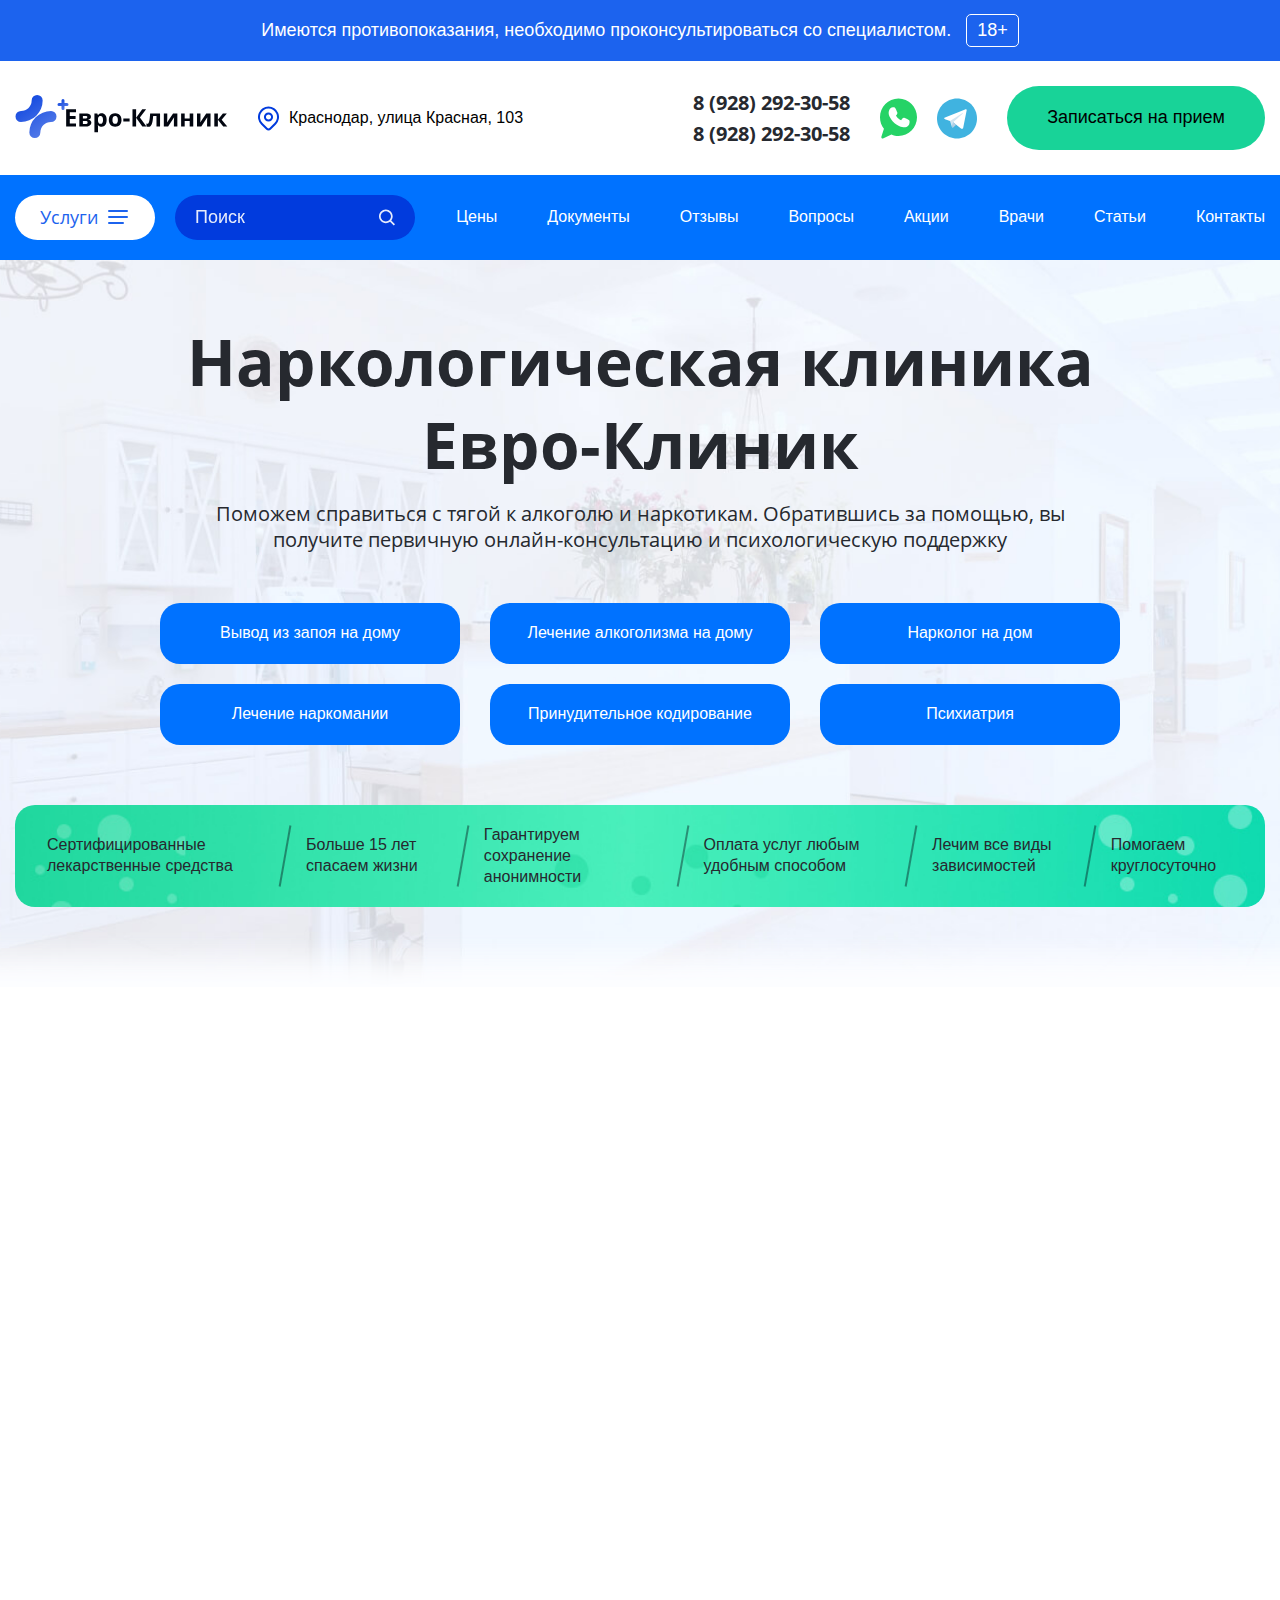
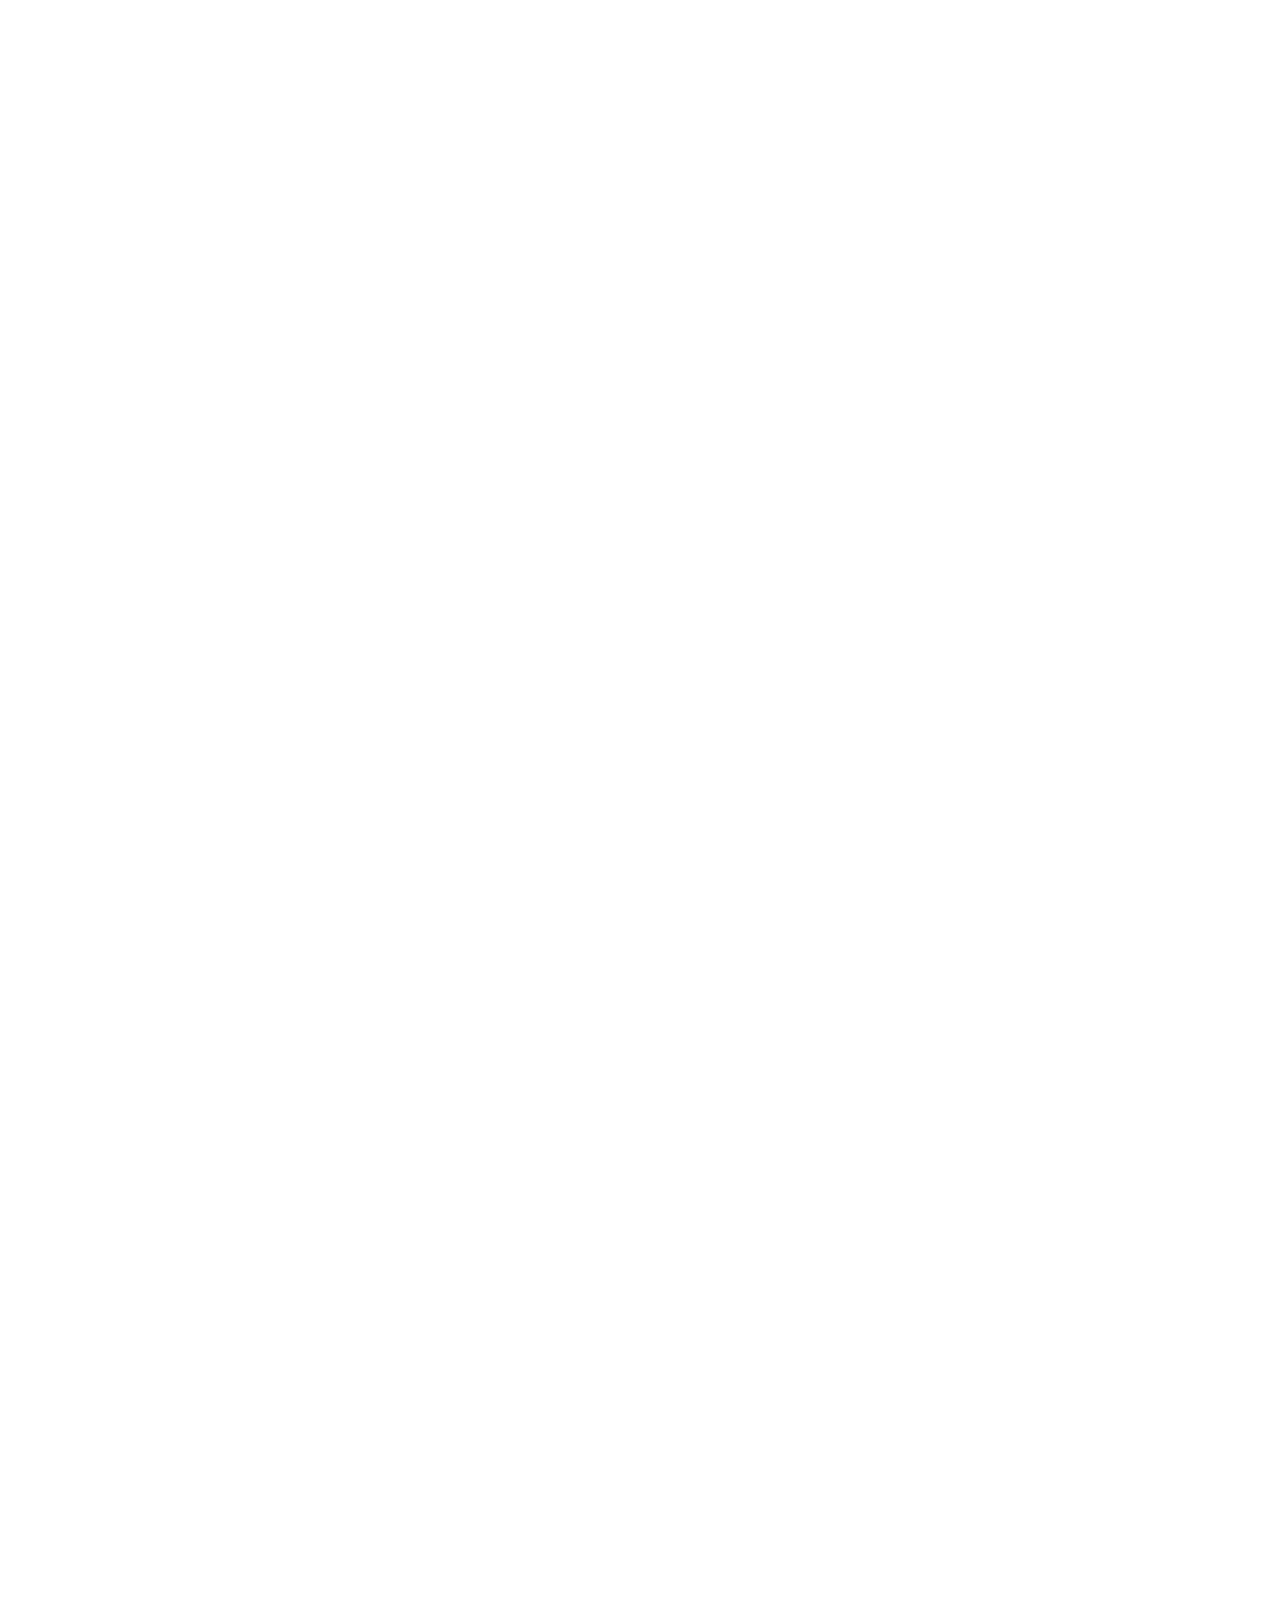
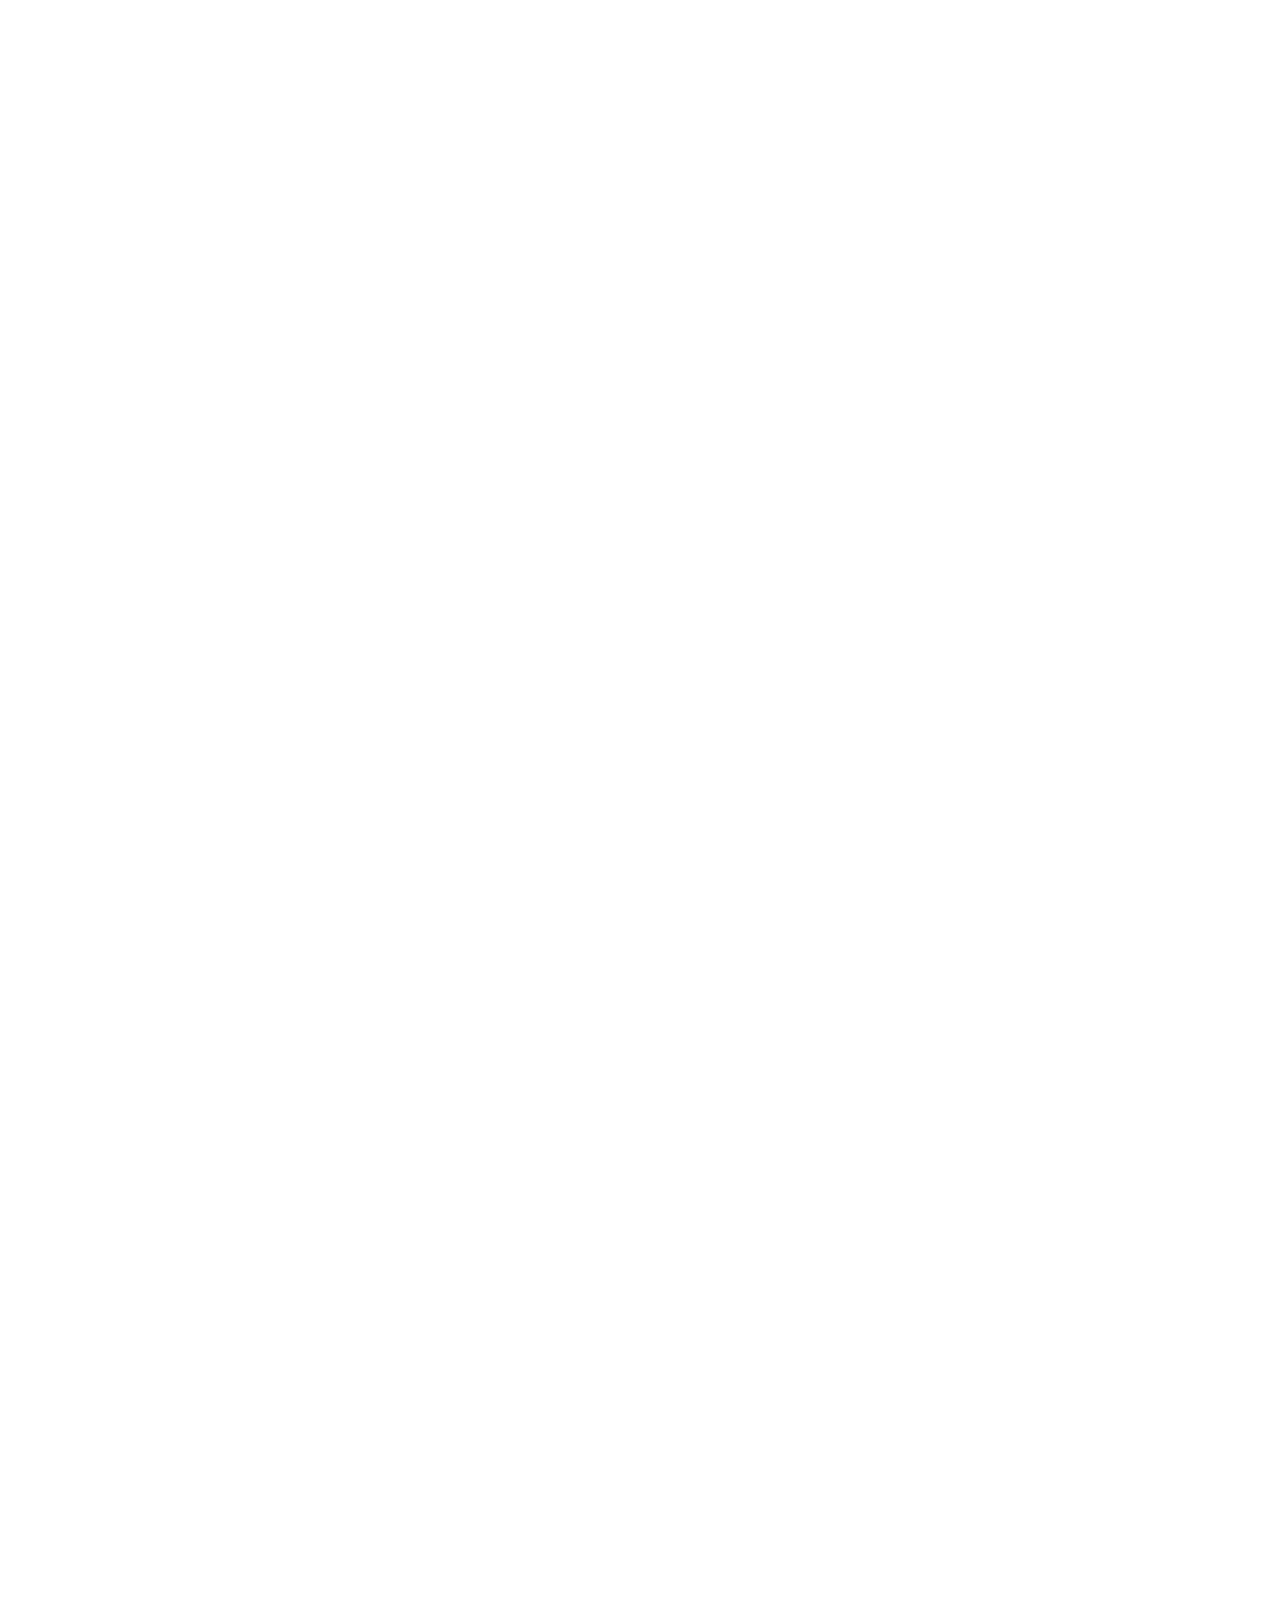
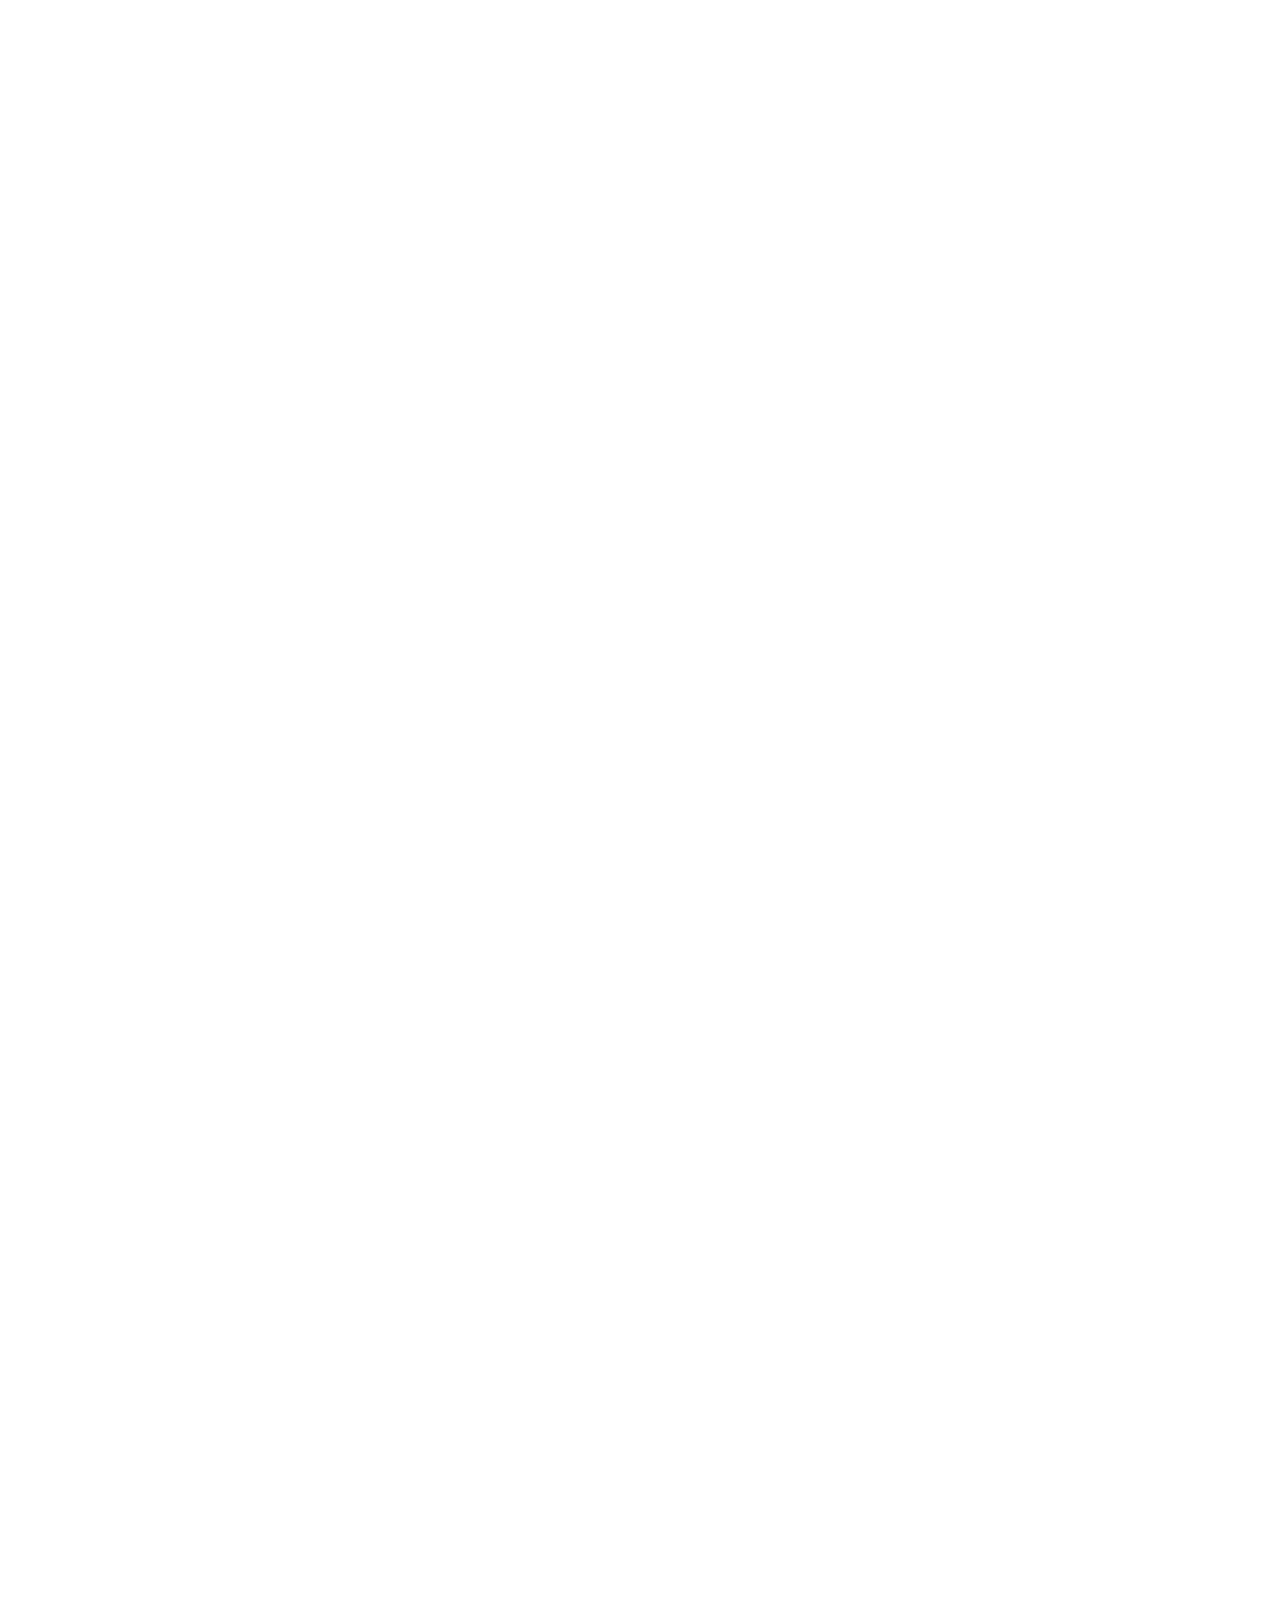
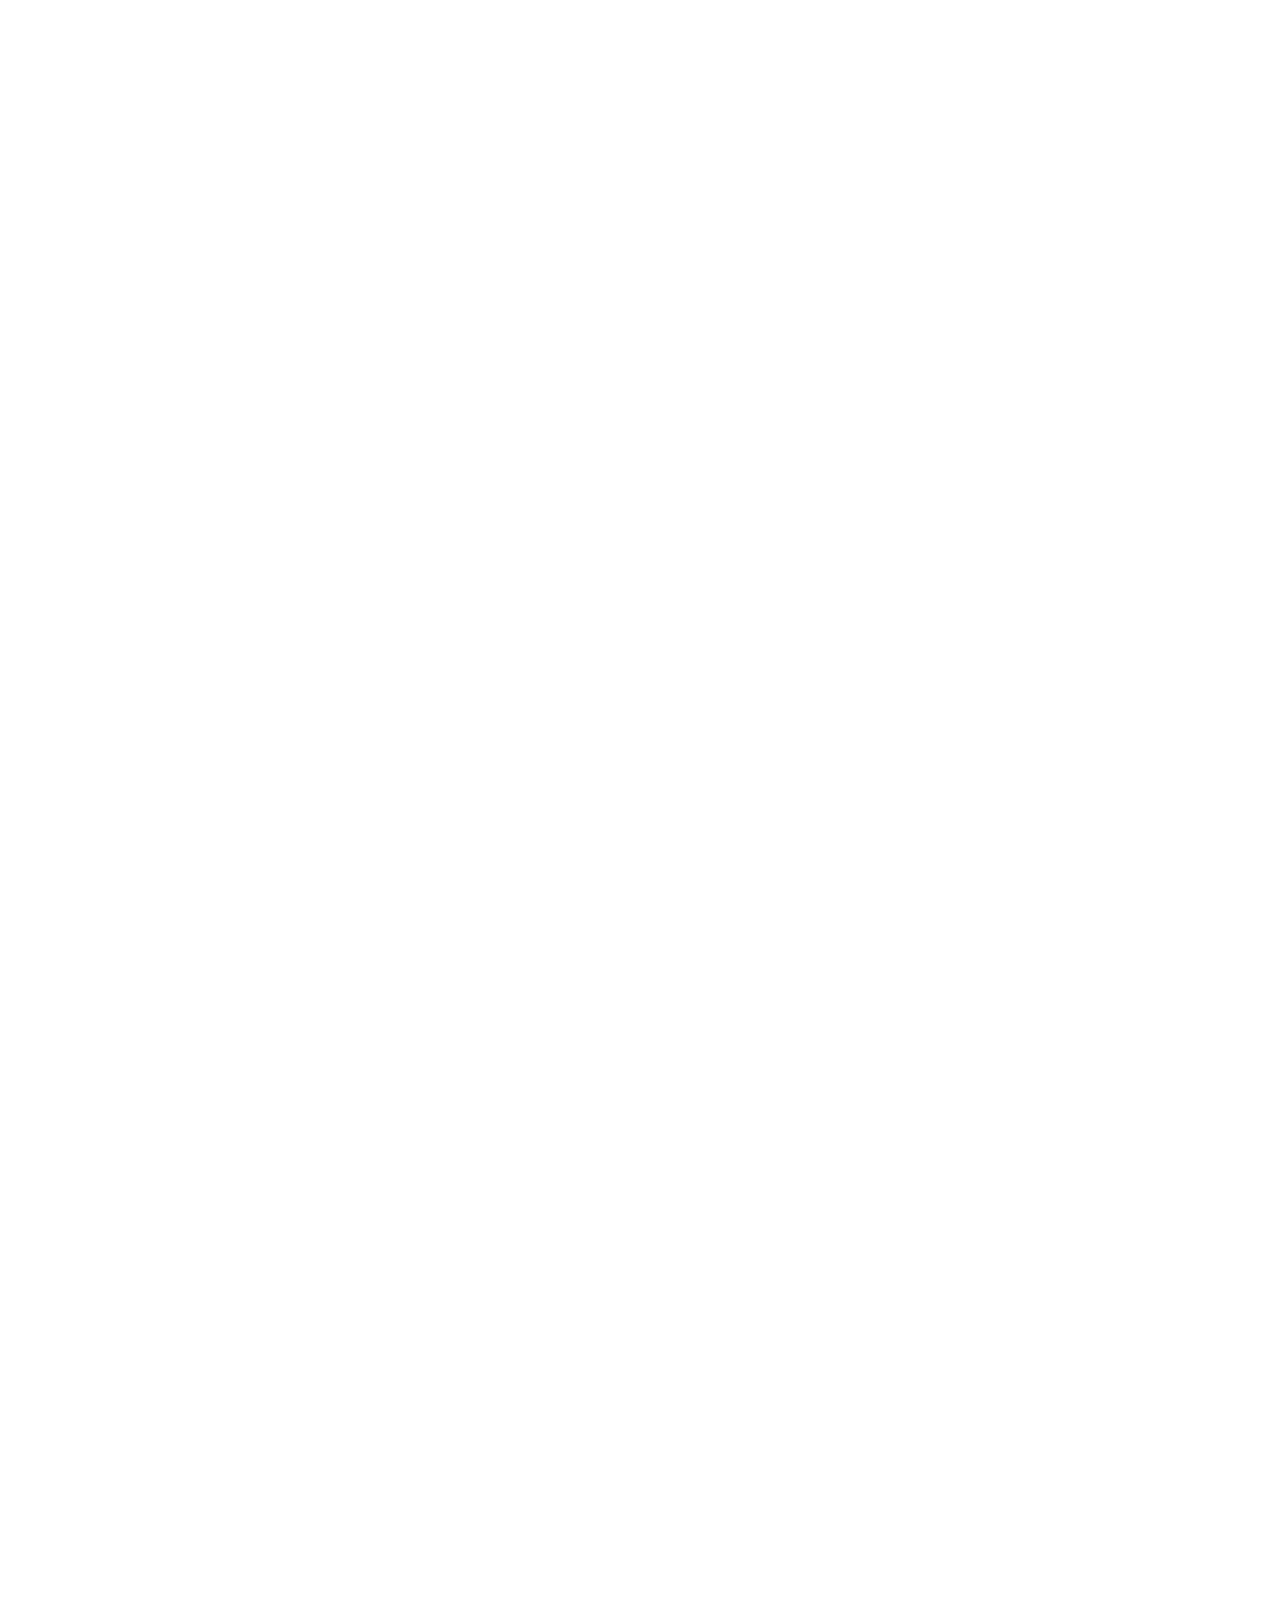
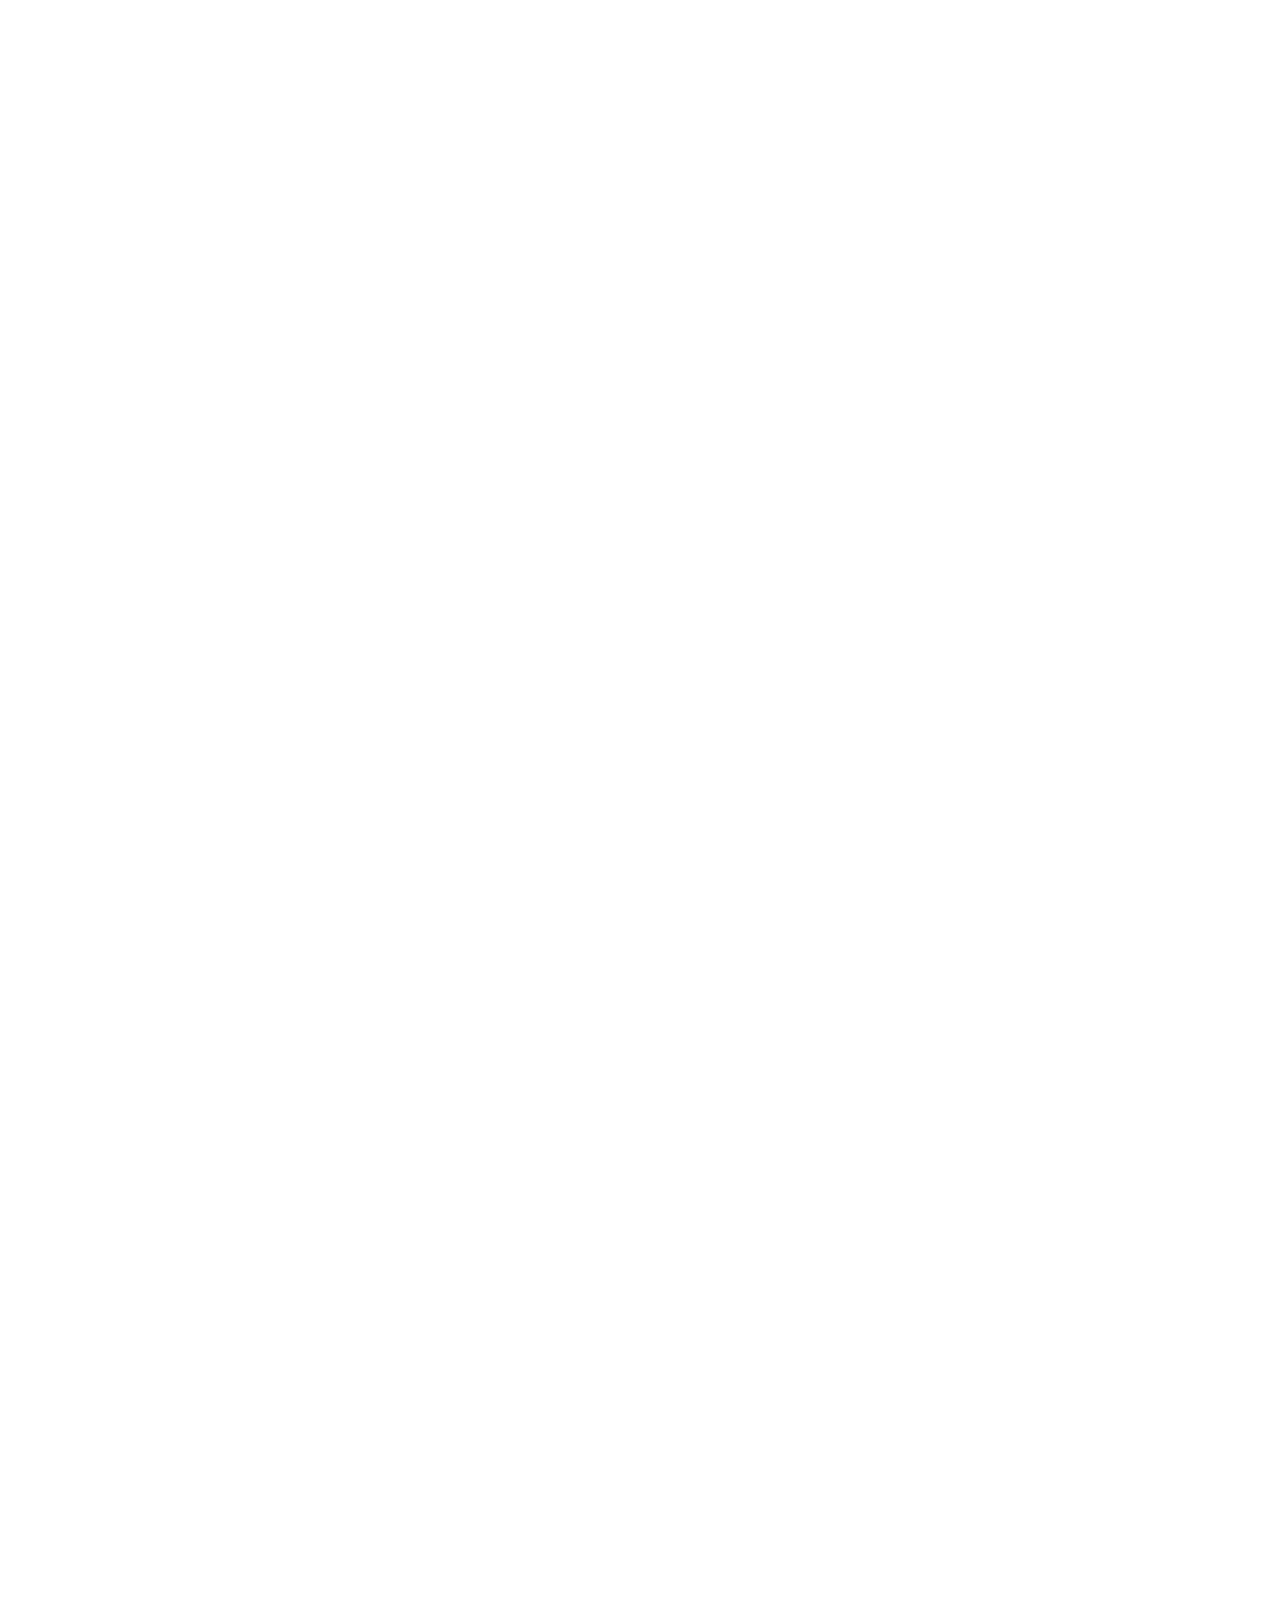
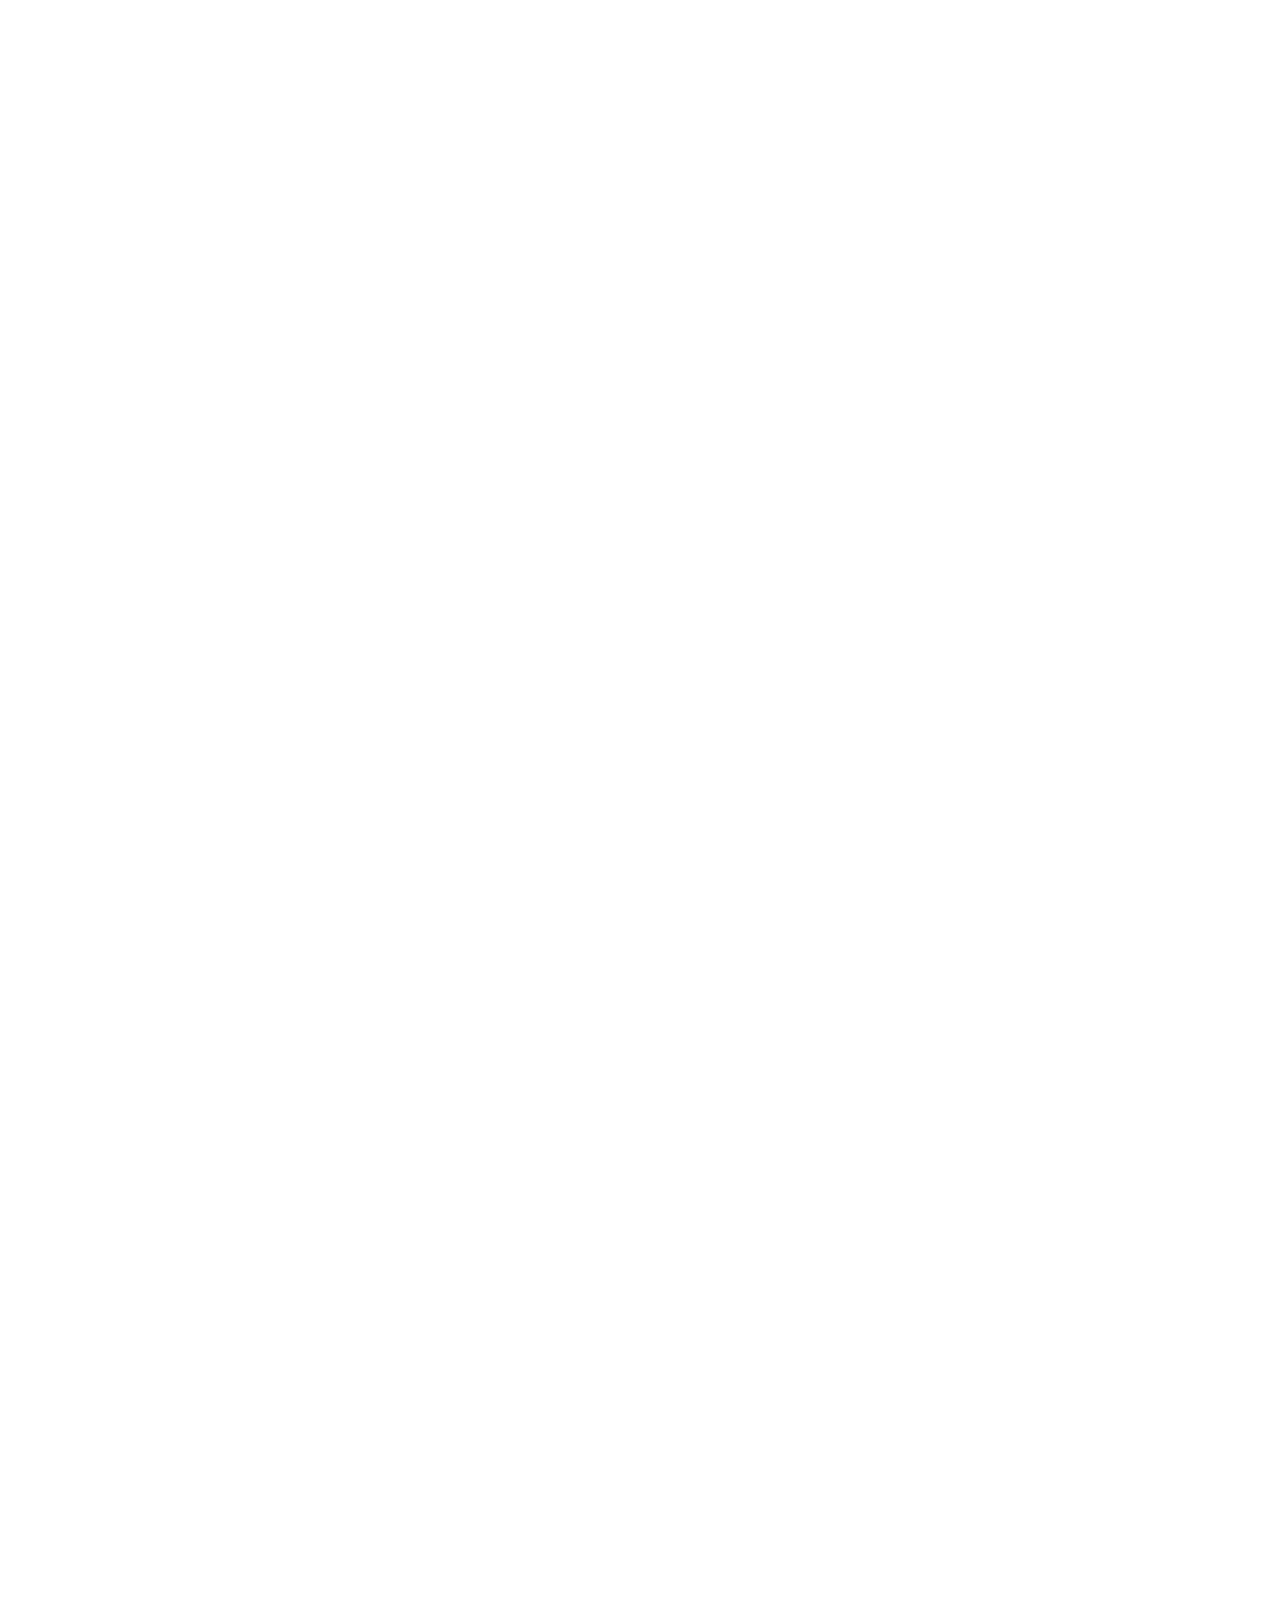
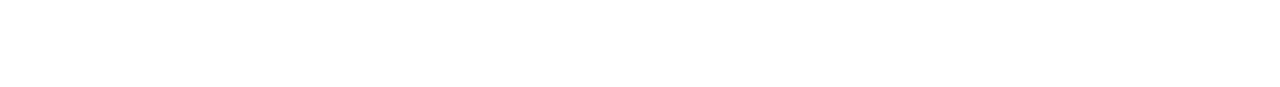
<file: index.html>
<!DOCTYPE html>
    <html lang="ru">

    <head>
        <meta charset="UTF-8">
        <meta name="viewport" content="width=device-width, initial-scale=1.0">
        <link rel="stylesheet" href="assets/css/normalize.css">
        <link rel="stylesheet" href="assets/css/build/aos.css">
        <link rel="stylesheet" href="assets/css/build/swiper.css">
        <link rel="stylesheet" href="assets/css/build/fancybox.css">
        <link rel="stylesheet" href="assets/css/style.css">
        <script defer src="assets/js/build/mask.js"></script>
        <script defer src="assets/js/build/aos.js"></script>
        <script defer src="assets/js/build/swiper.js"></script>
        <script defer src="assets/js/build/fancybox.js"></script>
        <script defer src="assets/js/main.js"></script>
        <title>Главная</title>
    </head>

    <body>
        <div class="contraindications">
            <div class="contraindications__container container">
                <p class="contraindications__text">
                    Имеются противопоказания, необходимо проконсультироваться со специалистом.&nbsp;<span
                        class="contraindications__decor">18+</span>
                </p>
            </div>
        </div>
        <header class="header">
            <div class="header__top">
                <div class="header__top-container container">
                    <div class="header__top-item">
                        <a href="/" class="header__logo logo">
                            <picture class="logo__picture">
                                <img src="assets/img/logo.svg" alt="" class="logo__img">
                            </picture>
                        </a>
                        <div class="header__top-item-wrapper">
                            <button class="header__address popup-btn" data-path="city">
                                <svg class="header__address-icon" width="21" height="25" viewBox="0 0 21 25" fill="none"
                                    xmlns="http://www.w3.org/2000/svg">
                                    <path
                                        d="M6.9375 11.021C6.9375 11.968 7.31283 12.8761 7.98093 13.5457C8.64903 14.2153 9.55517 14.5915 10.5 14.5915C11.4448 14.5915 12.351 14.2153 13.0191 13.5457C13.6872 12.8761 14.0625 11.968 14.0625 11.021C14.0625 10.074 13.6872 9.16587 13.0191 8.49627C12.351 7.82667 11.4448 7.45049 10.5 7.45049C9.55517 7.45049 8.64903 7.82667 7.98093 8.49627C7.31283 9.16587 6.9375 10.074 6.9375 11.021Z"
                                        stroke="#013BDD" stroke-width="2" stroke-linecap="round" stroke-linejoin="round" />
                                    <path
                                        d="M17.2177 17.7538L12.1791 22.8037C11.7338 23.2495 11.1301 23.5 10.5006 23.5C9.87112 23.5 9.26739 23.2495 8.82206 22.8037L3.78232 17.7538C2.45377 16.4222 1.54903 14.7256 1.18251 12.8787C0.815988 11.0317 1.00415 9.11734 1.7232 7.37757C2.44224 5.6378 3.65988 4.1508 5.22214 3.1046C6.78439 2.0584 8.6211 1.5 10.5 1.5C12.3789 1.5 14.2156 2.0584 15.7779 3.1046C17.3401 4.1508 18.5578 5.6378 19.2768 7.37757C19.9959 9.11734 20.184 11.0317 19.8175 12.8787C19.451 14.7256 18.5462 16.4222 17.2177 17.7538Z"
                                        stroke="#013BDD" stroke-width="2" stroke-linecap="round" stroke-linejoin="round" />
                                </svg>
                                <p class="header__address-text">
                                    Краснодар, улица Красная, 103
                                </p>
                            </button>
                            <a href="tel:89282923058" class="header__phone-mobile">
                                <svg width="21" height="21" viewBox="0 0 21 21" fill="none"
                                    xmlns="http://www.w3.org/2000/svg">
                                    <path
                                        d="M3.23529 1H7.70588L9.94118 6.58824L7.14706 8.26471C8.34401 10.6917 10.3083 12.656 12.7353 13.8529L14.4118 11.0588L20 13.2941V17.7647C20 18.3575 19.7645 18.9261 19.3453 19.3453C18.9261 19.7645 18.3575 20 17.7647 20C13.4051 19.7351 9.29311 17.8837 6.20469 14.7953C3.11627 11.7069 1.26494 7.59494 1 3.23529C1 2.64246 1.2355 2.0739 1.6547 1.6547C2.0739 1.2355 2.64246 1 3.23529 1Z"
                                        stroke="#1C63EE" stroke-width="2" stroke-linecap="round" stroke-linejoin="round" />
                                </svg>
                            </a>
                            <button class="header__open-menu open-menu">
                                <svg width="40" height="27" viewBox="0 0 40 27" fill="none"
                                    xmlns="http://www.w3.org/2000/svg">
                                    <rect width="40" height="5" rx="2.5" fill="#1C63EE" />
                                    <rect y="11" width="40" height="5" rx="2.5" fill="#1C63EE" />
                                    <rect y="22" width="30" height="5" rx="2.5" fill="#1C63EE" />
                                </svg>
                            </button>
                        </div>
                    </div>
                    <div class="header__top-item">
                        <div class="header__phones">
                            <a href="tel:89282923058" class="header__phone">8 (928) 292-30-58</a>
                            <a href="tel:89282923058" class="header__phone">8 (928) 292-30-58</a>
                        </div>
                        <ul class="header__socials socials">
                            <li class="socials__item social">
                                <a href="#" target="_blank" class="social__link">
                                    <svg width="37" height="41" viewBox="0 0 37 41" fill="none"
                                        xmlns="http://www.w3.org/2000/svg">
                                        <path
                                            d="M18.5 0.5C8.26333 0.5 0 8.875 0 19.25C0 23.5 1.35667 27.5 3.94667 30.75L1.35667 38.75C1.23333 39.25 1.35667 39.75 1.72667 40.125C1.85 40.375 2.22 40.5 2.46667 40.5C2.59 40.5 2.83667 40.5 2.96 40.375L11.47 36.5C13.69 37.5 16.0333 38 18.5 38C28.7367 38 37 29.625 37 19.25C37 8.875 28.7367 0.5 18.5 0.5Z"
                                            fill="#25D366" />
                                        <path
                                            d="M29.23 26.125C28.7367 27.625 26.8867 28.875 25.2833 29.125C24.9133 29.25 24.5433 29.25 24.05 29.25C23.0633 29.25 21.5833 29 18.9933 27.875C16.0333 26.625 13.0733 24 10.73 20.625V20.5C9.99 19.375 8.63333 17.25 8.63333 15C8.63333 12.25 9.99 10.875 10.4833 10.25C11.1 9.625 11.9633 9.25 12.95 9.25C13.1967 9.25 13.32 9.25 13.5667 9.25C14.43 9.25 15.0467 9.5 15.6633 10.75L16.1567 11.75C16.5267 12.75 17.02 13.875 17.1433 14C17.5133 14.75 17.5133 15.375 17.1433 16C17.02 16.375 16.7733 16.625 16.5267 16.875C16.4033 17.125 16.28 17.25 16.1567 17.25C16.0333 17.375 16.0333 17.375 15.91 17.5C16.28 18.125 17.02 19.25 18.0067 20.125C19.4867 21.5 20.5967 21.875 21.2133 22.125C21.46 21.875 21.7067 21.375 22.0767 21L22.2 20.75C22.8167 19.875 23.8033 19.625 24.79 20C25.2833 20.25 27.9967 21.5 27.9967 21.5L28.2433 21.625C28.6133 21.875 29.1067 22 29.3533 22.5C29.8467 23.625 29.4767 25.25 29.23 26.125Z"
                                            fill="white" />
                                    </svg>
                                </a>
                            </li>
                            <li class="socials__item social">
                                <a href="#" target="_blank" class="social__link">
                                    <svg width="40" height="41" viewBox="0 0 40 41" fill="none"
                                        xmlns="http://www.w3.org/2000/svg">
                                        <path
                                            d="M20 0.5C8.95422 0.5 0 9.45422 0 20.5C0 31.5458 8.95422 40.5 20 40.5C31.0458 40.5 40 31.5458 40 20.5C40 9.45422 31.0458 0.5 20 0.5Z"
                                            fill="#40B3E0" />
                                        <path
                                            d="M29.7317 12.0048L26.1595 30.0153C26.1595 30.0153 25.6599 31.2643 24.286 30.6648L16.0426 24.3448L13.0451 22.8961L7.99916 21.1973C7.99916 21.1973 7.22478 20.9226 7.14978 20.3231C7.07494 19.7236 8.02416 19.3989 8.02416 19.3989L28.0829 11.5301C28.0829 11.5301 29.7317 10.8057 29.7317 12.0048Z"
                                            fill="white" />
                                        <path
                                            d="M15.409 29.813C15.409 29.813 15.1684 29.7905 14.8686 28.8412C14.5689 27.892 13.0451 22.896 13.0451 22.896L25.1603 15.2023C25.1603 15.2023 25.8598 14.7776 25.8348 15.2023C25.8348 15.2023 25.9597 15.2771 25.585 15.6268C25.2103 15.9766 16.0676 24.1949 16.0676 24.1949"
                                            fill="#D2E5F1" />
                                        <path
                                            d="M19.2034 26.768L15.9427 29.7408C15.9427 29.7408 15.6879 29.9343 15.409 29.813L16.0334 24.291"
                                            fill="#B5CFE4" />
                                    </svg>
                                </a>
                            </li>
                        </ul>
                        <button class="header__btn btn popup-btn" data-path="form">
                            Записаться на прием
                        </button>
                    </div>
                </div>
            </div>
            <div class="header__bottom">
                <div class="header__bottom-container container">
                    <div class="header__navigation-close">
                        <button class="header__navigation-close-btn close-menu">
                            <svg width="20" height="20" viewBox="0 0 20 20" fill="none" xmlns="http://www.w3.org/2000/svg">
                                <path d="M2 2L18 18M2 18L18 2" stroke="white" stroke-opacity="0.9" stroke-width="4"
                                    stroke-linecap="round" />
                            </svg>
                        </button>
                    </div>
                    <div class="header__navigation">
                        <div class="header__navigation-wrapper">
                            <button class="header__nav-btn">
                                <span class="header__nav-btn-text">
                                    Услуги
                                </span>
                                <span class="header__nav-btn-decor">
                                    <span class="header__nav-btn-decor-line"></span>
                                </span>
                                <span class="header__nav-btn-arrow">
                                    <svg width="12" height="7" viewBox="0 0 12 7" fill="none"
                                        xmlns="http://www.w3.org/2000/svg">
                                        <path
                                            d="M11.1414 0C11.8717 0 12.2531 0.862765 11.8125 1.42015L11.7474 1.49365L6.60443 6.74374C6.45683 6.8944 6.26045 6.9849 6.05214 6.99827C5.84383 7.01165 5.63789 6.94697 5.47297 6.81637L5.3924 6.74374L0.249434 1.49365L0.17829 1.4114L0.132003 1.34402L0.0857164 1.26002L0.0711445 1.22852L0.0480012 1.1699L0.020572 1.07539L0.0120002 1.02902L0.0034288 0.976517L0 0.926641L0 0.823389L0.0042859 0.772639L0.0120002 0.720138L0.020572 0.674637L0.0480012 0.580135L0.0711445 0.521509L0.131146 0.406007L0.186861 0.327255L0.249434 0.25638L0.330007 0.183753L0.396009 0.136503L0.478296 0.0892518L0.509154 0.0743763L0.566584 0.0507505L0.659157 0.0227504L0.704586 0.0140001L0.756016 0.00524971L0.804874 0.0017499L11.1414 0Z"
                                            fill="white" fill-opacity="0.9" />
                                    </svg>
                                </span>
                            </button>
                            <div class="header__navigation-dropdown">
                                <ul class="header__navigation-content">
                                    <li class="header__navigation-content-item">
                                        <button class="header__navigation-tab">
                                            <span class="header__navigation-tab-icon" data-src="assets/img/icons/menu-1.svg"
                                                style="-webkit-mask-image: url('assets/img/icons/menu-1.svg');mask-image: url('assets/img/icons/menu-1.svg');"></span>
                                            <span class="header__navigation-tab-text">Вывод из запоя</span>
                                            <img src="assets/img/icons/menu-mobile-arrow.svg" alt=""
                                                aria-label="presentation" class="header__navigation-tab-arrow">
                                        </button>
                                        <ul class="header__navigation-list">
                                            <li class="header__navigation-nav-item">
                                                <a href="#" class="header__navigation-nav-link">
                                                    Вшивание ампулы
                                                </a>
                                            </li>
                                            <li class="header__navigation-nav-item">
                                                <a href="#" class="header__navigation-nav-link">
                                                    Кодирование Эспераль
                                                </a>
                                            </li>
                                            <li class="header__navigation-nav-item">
                                                <a href="#" class="header__navigation-nav-link">
                                                    Принудительное кодирование
                                                </a>
                                            </li>
                                            <li class="header__navigation-nav-item">
                                                <a href="#" class="header__navigation-nav-link">
                                                    Кодирование на дому
                                                </a>
                                            </li>
                                            <li class="header__navigation-nav-item">
                                                <a href="#" class="header__navigation-nav-link">
                                                    Кодирование уколом
                                                </a>
                                            </li>
                                            <li class="header__navigation-nav-item">
                                                <a href="#" class="header__navigation-nav-link">
                                                    Анонимное кодирование
                                                </a>
                                            </li>
                                            <li class="header__navigation-nav-item">
                                                <a href="#" class="header__navigation-nav-link">
                                                    Кодирование по методу Довженко
                                                </a>
                                            </li>
                                            <li class="header__navigation-nav-item">
                                                <a href="#" class="header__navigation-nav-link">
                                                    Кодирование гипнозом
                                                </a>
                                            </li>
                                            <li class="header__navigation-nav-item">
                                                <a href="#" class="header__navigation-nav-link">
                                                    Вшивание ампулы
                                                </a>
                                            </li>
                                            <li class="header__navigation-nav-item">
                                                <a href="#" class="header__navigation-nav-link">
                                                    Вшивание ампулы
                                                </a>
                                            </li>
                                            <li class="header__navigation-nav-item">
                                                <a href="#" class="header__navigation-nav-link">
                                                    Вшивание ампулы
                                                </a>
                                            </li>
                                            <li class="header__navigation-nav-item">
                                                <a href="#" class="header__navigation-nav-link">
                                                    Вшивание ампулы
                                                </a>
                                            </li>
                                            <li class="header__navigation-nav-item">
                                                <a href="#" class="header__navigation-nav-link">
                                                    Вшивание ампулы
                                                </a>
                                            </li>
                                            <li class="header__navigation-nav-item">
                                                <a href="#" class="header__navigation-nav-link">
                                                    Вшивание ампулы
                                                </a>
                                            </li>
                                            <li class="header__navigation-nav-item">
                                                <a href="#" class="header__navigation-nav-link">
                                                    Вшивание ампулы
                                                </a>
                                            </li>
                                        </ul>
                                    </li>
                                    <li class="header__navigation-content-item">
                                        <button class="header__navigation-tab">
                                            <span class="header__navigation-tab-icon" data-src="assets/img/icons/menu-2.svg"
                                                style="-webkit-mask-image: url('assets/img/icons/menu-2.svg');mask-image: url('assets/img/icons/menu-2.svg');"></span>
                                            <span class="header__navigation-tab-text">Лечение алкоголизма</span>
                                            <img src="assets/img/icons/menu-mobile-arrow.svg" alt=""
                                                aria-label="presentation" class="header__navigation-tab-arrow">
                                        </button>
                                        <ul class="header__navigation-list">
                                            <li class="header__navigation-nav-item">
                                                <a href="#" class="header__navigation-nav-link">
                                                    Вшивание ампулы
                                                </a>
                                            </li>
                                            <li class="header__navigation-nav-item">
                                                <a href="#" class="header__navigation-nav-link">
                                                    Кодирование Эспераль
                                                </a>
                                            </li>
                                            <li class="header__navigation-nav-item">
                                                <a href="#" class="header__navigation-nav-link">
                                                    Принудительное кодирование
                                                </a>
                                            </li>
                                            <li class="header__navigation-nav-item">
                                                <a href="#" class="header__navigation-nav-link">
                                                    Кодирование на дому
                                                </a>
                                            </li>
                                            <li class="header__navigation-nav-item">
                                                <a href="#" class="header__navigation-nav-link">
                                                    Кодирование уколом
                                                </a>
                                            </li>
                                            <li class="header__navigation-nav-item">
                                                <a href="#" class="header__navigation-nav-link">
                                                    Анонимное кодирование
                                                </a>
                                            </li>
                                            <li class="header__navigation-nav-item">
                                                <a href="#" class="header__navigation-nav-link">
                                                    Кодирование по методу Довженко
                                                </a>
                                            </li>
                                            <li class="header__navigation-nav-item">
                                                <a href="#" class="header__navigation-nav-link">
                                                    Кодирование гипнозом
                                                </a>
                                            </li>
                                            <li class="header__navigation-nav-item">
                                                <a href="#" class="header__navigation-nav-link">
                                                    Вшивание ампулы
                                                </a>
                                            </li>
                                            <li class="header__navigation-nav-item">
                                                <a href="#" class="header__navigation-nav-link">
                                                    Вшивание ампулы
                                                </a>
                                            </li>
                                            <li class="header__navigation-nav-item">
                                                <a href="#" class="header__navigation-nav-link">
                                                    Вшивание ампулы
                                                </a>
                                            </li>
                                            <li class="header__navigation-nav-item">
                                                <a href="#" class="header__navigation-nav-link">
                                                    Вшивание ампулы
                                                </a>
                                            </li>
                                            <li class="header__navigation-nav-item">
                                                <a href="#" class="header__navigation-nav-link">
                                                    Вшивание ампулы
                                                </a>
                                            </li>
                                            <li class="header__navigation-nav-item">
                                                <a href="#" class="header__navigation-nav-link">
                                                    Вшивание ампулы
                                                </a>
                                            </li>
                                            <li class="header__navigation-nav-item">
                                                <a href="#" class="header__navigation-nav-link">
                                                    Вшивание ампулы
                                                </a>
                                            </li>
                                            <li class="header__navigation-nav-item">
                                                <a href="#" class="header__navigation-nav-link">
                                                    Вшивание ампулы
                                                </a>
                                            </li>
                                            <li class="header__navigation-nav-item">
                                                <a href="#" class="header__navigation-nav-link">
                                                    Кодирование Эспераль
                                                </a>
                                            </li>
                                            <li class="header__navigation-nav-item">
                                                <a href="#" class="header__navigation-nav-link">
                                                    Принудительное кодирование
                                                </a>
                                            </li>
                                            <li class="header__navigation-nav-item">
                                                <a href="#" class="header__navigation-nav-link">
                                                    Кодирование на дому
                                                </a>
                                            </li>
                                            <li class="header__navigation-nav-item">
                                                <a href="#" class="header__navigation-nav-link">
                                                    Кодирование уколом
                                                </a>
                                            </li>
                                            <li class="header__navigation-nav-item">
                                                <a href="#" class="header__navigation-nav-link">
                                                    Анонимное кодирование
                                                </a>
                                            </li>
                                            <li class="header__navigation-nav-item">
                                                <a href="#" class="header__navigation-nav-link">
                                                    Кодирование по методу Довженко
                                                </a>
                                            </li>
                                            <li class="header__navigation-nav-item">
                                                <a href="#" class="header__navigation-nav-link">
                                                    Кодирование гипнозом
                                                </a>
                                            </li>
                                            <li class="header__navigation-nav-item">
                                                <a href="#" class="header__navigation-nav-link">
                                                    Вшивание ампулы
                                                </a>
                                            </li>
                                            <li class="header__navigation-nav-item">
                                                <a href="#" class="header__navigation-nav-link">
                                                    Вшивание ампулы
                                                </a>
                                            </li>
                                            <li class="header__navigation-nav-item">
                                                <a href="#" class="header__navigation-nav-link">
                                                    Вшивание ампулы
                                                </a>
                                            </li>
                                            <li class="header__navigation-nav-item">
                                                <a href="#" class="header__navigation-nav-link">
                                                    Вшивание ампулы
                                                </a>
                                            </li>
                                            <li class="header__navigation-nav-item">
                                                <a href="#" class="header__navigation-nav-link">
                                                    Вшивание ампулы
                                                </a>
                                            </li>
                                            <li class="header__navigation-nav-item">
                                                <a href="#" class="header__navigation-nav-link">
                                                    Вшивание ампулы
                                                </a>
                                            </li>
                                            <li class="header__navigation-nav-item">
                                                <a href="#" class="header__navigation-nav-link">
                                                    Вшивание ампулы
                                                </a>
                                            </li>
                                            <li class="header__navigation-nav-item">
                                                <a href="#" class="header__navigation-nav-link">
                                                    Вшивание ампулы
                                                </a>
                                            </li>
                                            <li class="header__navigation-nav-item">
                                                <a href="#" class="header__navigation-nav-link">
                                                    Кодирование Эспераль
                                                </a>
                                            </li>
                                            <li class="header__navigation-nav-item">
                                                <a href="#" class="header__navigation-nav-link">
                                                    Принудительное кодирование
                                                </a>
                                            </li>
                                            <li class="header__navigation-nav-item">
                                                <a href="#" class="header__navigation-nav-link">
                                                    Кодирование на дому
                                                </a>
                                            </li>
                                            <li class="header__navigation-nav-item">
                                                <a href="#" class="header__navigation-nav-link">
                                                    Кодирование уколом
                                                </a>
                                            </li>
                                            <li class="header__navigation-nav-item">
                                                <a href="#" class="header__navigation-nav-link">
                                                    Анонимное кодирование
                                                </a>
                                            </li>
                                            <li class="header__navigation-nav-item">
                                                <a href="#" class="header__navigation-nav-link">
                                                    Кодирование по методу Довженко
                                                </a>
                                            </li>
                                            <li class="header__navigation-nav-item">
                                                <a href="#" class="header__navigation-nav-link">
                                                    Кодирование гипнозом
                                                </a>
                                            </li>
                                            <li class="header__navigation-nav-item">
                                                <a href="#" class="header__navigation-nav-link">
                                                    Вшивание ампулы
                                                </a>
                                            </li>
                                            <li class="header__navigation-nav-item">
                                                <a href="#" class="header__navigation-nav-link">
                                                    Вшивание ампулы
                                                </a>
                                            </li>
                                            <li class="header__navigation-nav-item">
                                                <a href="#" class="header__navigation-nav-link">
                                                    Вшивание ампулы
                                                </a>
                                            </li>
                                            <li class="header__navigation-nav-item">
                                                <a href="#" class="header__navigation-nav-link">
                                                    Вшивание ампулы
                                                </a>
                                            </li>
                                            <li class="header__navigation-nav-item">
                                                <a href="#" class="header__navigation-nav-link">
                                                    Вшивание ампулы
                                                </a>
                                            </li>
                                            <li class="header__navigation-nav-item">
                                                <a href="#" class="header__navigation-nav-link">
                                                    Вшивание ампулы
                                                </a>
                                            </li>
                                            <li class="header__navigation-nav-item">
                                                <a href="#" class="header__navigation-nav-link">
                                                    Вшивание ампулы
                                                </a>
                                            </li>
                                            <li class="header__navigation-nav-item">
                                                <a href="#" class="header__navigation-nav-link">
                                                    Вшивание ампулы
                                                </a>
                                            </li>
                                            <li class="header__navigation-nav-item">
                                                <a href="#" class="header__navigation-nav-link">
                                                    Кодирование Эспераль
                                                </a>
                                            </li>
                                            <li class="header__navigation-nav-item">
                                                <a href="#" class="header__navigation-nav-link">
                                                    Принудительное кодирование
                                                </a>
                                            </li>
                                            <li class="header__navigation-nav-item">
                                                <a href="#" class="header__navigation-nav-link">
                                                    Кодирование на дому
                                                </a>
                                            </li>
                                            <li class="header__navigation-nav-item">
                                                <a href="#" class="header__navigation-nav-link">
                                                    Кодирование уколом
                                                </a>
                                            </li>
                                            <li class="header__navigation-nav-item">
                                                <a href="#" class="header__navigation-nav-link">
                                                    Анонимное кодирование
                                                </a>
                                            </li>
                                            <li class="header__navigation-nav-item">
                                                <a href="#" class="header__navigation-nav-link">
                                                    Кодирование по методу Довженко
                                                </a>
                                            </li>
                                            <li class="header__navigation-nav-item">
                                                <a href="#" class="header__navigation-nav-link">
                                                    Кодирование гипнозом
                                                </a>
                                            </li>
                                            <li class="header__navigation-nav-item">
                                                <a href="#" class="header__navigation-nav-link">
                                                    Вшивание ампулы
                                                </a>
                                            </li>
                                            <li class="header__navigation-nav-item">
                                                <a href="#" class="header__navigation-nav-link">
                                                    Вшивание ампулы
                                                </a>
                                            </li>
                                            <li class="header__navigation-nav-item">
                                                <a href="#" class="header__navigation-nav-link">
                                                    Вшивание ампулы
                                                </a>
                                            </li>
                                            <li class="header__navigation-nav-item">
                                                <a href="#" class="header__navigation-nav-link">
                                                    Вшивание ампулы
                                                </a>
                                            </li>
                                            <li class="header__navigation-nav-item">
                                                <a href="#" class="header__navigation-nav-link">
                                                    Вшивание ампулы
                                                </a>
                                            </li>
                                            <li class="header__navigation-nav-item">
                                                <a href="#" class="header__navigation-nav-link">
                                                    Вшивание ампулы
                                                </a>
                                            </li>
                                            <li class="header__navigation-nav-item">
                                                <a href="#" class="header__navigation-nav-link">
                                                    Вшивание ампулы
                                                </a>
                                            </li>
                                        </ul>
                                    </li>
                                    <li class="header__navigation-content-item">
                                        <button class="header__navigation-tab">
                                            <span class="header__navigation-tab-icon" data-src="assets/img/icons/menu-3.svg"
                                                style="-webkit-mask-image: url('assets/img/icons/menu-3.svg');mask-image: url('assets/img/icons/menu-3.svg');"></span>
                                            <span class="header__navigation-tab-text">Кодирование
                                                от алкоголизма</span>
                                            <img src="assets/img/icons/menu-mobile-arrow.svg" alt=""
                                                aria-label="presentation" class="header__navigation-tab-arrow">
                                        </button>
                                        <ul class="header__navigation-list">
                                            <li class="header__navigation-nav-item">
                                                <a href="#" class="header__navigation-nav-link">
                                                    Вшивание ампулы
                                                </a>
                                            </li>
                                            <li class="header__navigation-nav-item">
                                                <a href="#" class="header__navigation-nav-link">
                                                    Кодирование Эспераль
                                                </a>
                                            </li>
                                            <li class="header__navigation-nav-item">
                                                <a href="#" class="header__navigation-nav-link">
                                                    Принудительное кодирование
                                                </a>
                                            </li>
                                            <li class="header__navigation-nav-item">
                                                <a href="#" class="header__navigation-nav-link">
                                                    Кодирование на дому
                                                </a>
                                            </li>
                                            <li class="header__navigation-nav-item">
                                                <a href="#" class="header__navigation-nav-link">
                                                    Кодирование уколом
                                                </a>
                                            </li>
                                            <li class="header__navigation-nav-item">
                                                <a href="#" class="header__navigation-nav-link">
                                                    Анонимное кодирование
                                                </a>
                                            </li>
                                            <li class="header__navigation-nav-item">
                                                <a href="#" class="header__navigation-nav-link">
                                                    Кодирование по методу Довженко
                                                </a>
                                            </li>
                                            <li class="header__navigation-nav-item">
                                                <a href="#" class="header__navigation-nav-link">
                                                    Кодирование гипнозом
                                                </a>
                                            </li>
                                            <li class="header__navigation-nav-item">
                                                <a href="#" class="header__navigation-nav-link">
                                                    Вшивание ампулы
                                                </a>
                                            </li>
                                            <li class="header__navigation-nav-item">
                                                <a href="#" class="header__navigation-nav-link">
                                                    Вшивание ампулы
                                                </a>
                                            </li>
                                            <li class="header__navigation-nav-item">
                                                <a href="#" class="header__navigation-nav-link">
                                                    Вшивание ампулы
                                                </a>
                                            </li>
                                            <li class="header__navigation-nav-item">
                                                <a href="#" class="header__navigation-nav-link">
                                                    Вшивание ампулы
                                                </a>
                                            </li>
                                            <li class="header__navigation-nav-item">
                                                <a href="#" class="header__navigation-nav-link">
                                                    Вшивание ампулы
                                                </a>
                                            </li>
                                            <li class="header__navigation-nav-item">
                                                <a href="#" class="header__navigation-nav-link">
                                                    Вшивание ампулы
                                                </a>
                                            </li>
                                            <li class="header__navigation-nav-item">
                                                <a href="#" class="header__navigation-nav-link">
                                                    Вшивание ампулы
                                                </a>
                                            </li>
                                        </ul>
                                    </li>
                                    <li class="header__navigation-content-item">
                                        <button class="header__navigation-tab">
                                            <span class="header__navigation-tab-icon" data-src="assets/img/icons/menu-4.svg"
                                                style="-webkit-mask-image: url('assets/img/icons/menu-4.svg');mask-image: url('assets/img/icons/menu-4.svg');"></span>
                                            <span class="header__navigation-tab-text">Наркологическая помощь</span>
                                            <img src="assets/img/icons/menu-mobile-arrow.svg" alt=""
                                                aria-label="presentation" class="header__navigation-tab-arrow">
                                        </button>
                                        <ul class="header__navigation-list">
                                            <li class="header__navigation-nav-item">
                                                <a href="#" class="header__navigation-nav-link">
                                                    Вшивание ампулы
                                                </a>
                                            </li>
                                            <li class="header__navigation-nav-item">
                                                <a href="#" class="header__navigation-nav-link">
                                                    Кодирование Эспераль
                                                </a>
                                            </li>
                                            <li class="header__navigation-nav-item">
                                                <a href="#" class="header__navigation-nav-link">
                                                    Принудительное кодирование
                                                </a>
                                            </li>
                                            <li class="header__navigation-nav-item">
                                                <a href="#" class="header__navigation-nav-link">
                                                    Кодирование на дому
                                                </a>
                                            </li>
                                            <li class="header__navigation-nav-item">
                                                <a href="#" class="header__navigation-nav-link">
                                                    Кодирование уколом
                                                </a>
                                            </li>
                                            <li class="header__navigation-nav-item">
                                                <a href="#" class="header__navigation-nav-link">
                                                    Анонимное кодирование
                                                </a>
                                            </li>
                                            <li class="header__navigation-nav-item">
                                                <a href="#" class="header__navigation-nav-link">
                                                    Кодирование по методу Довженко
                                                </a>
                                            </li>
                                            <li class="header__navigation-nav-item">
                                                <a href="#" class="header__navigation-nav-link">
                                                    Кодирование гипнозом
                                                </a>
                                            </li>
                                            <li class="header__navigation-nav-item">
                                                <a href="#" class="header__navigation-nav-link">
                                                    Вшивание ампулы
                                                </a>
                                            </li>
                                            <li class="header__navigation-nav-item">
                                                <a href="#" class="header__navigation-nav-link">
                                                    Вшивание ампулы
                                                </a>
                                            </li>
                                            <li class="header__navigation-nav-item">
                                                <a href="#" class="header__navigation-nav-link">
                                                    Вшивание ампулы
                                                </a>
                                            </li>
                                            <li class="header__navigation-nav-item">
                                                <a href="#" class="header__navigation-nav-link">
                                                    Вшивание ампулы
                                                </a>
                                            </li>
                                            <li class="header__navigation-nav-item">
                                                <a href="#" class="header__navigation-nav-link">
                                                    Вшивание ампулы
                                                </a>
                                            </li>
                                            <li class="header__navigation-nav-item">
                                                <a href="#" class="header__navigation-nav-link">
                                                    Вшивание ампулы
                                                </a>
                                            </li>
                                            <li class="header__navigation-nav-item">
                                                <a href="#" class="header__navigation-nav-link">
                                                    Вшивание ампулы
                                                </a>
                                            </li>
                                        </ul>
                                    </li>
                                    <li class="header__navigation-content-item">
                                        <button class="header__navigation-tab">
                                            <span class="header__navigation-tab-icon" data-src="assets/img/icons/menu-5.svg"
                                                style="-webkit-mask-image: url('assets/img/icons/menu-5.svg');mask-image: url('assets/img/icons/menu-5.svg');"></span>
                                            <span class="header__navigation-tab-text">Лечение наркомании</span>
                                            <img src="assets/img/icons/menu-mobile-arrow.svg" alt=""
                                                aria-label="presentation" class="header__navigation-tab-arrow">
                                        </button>
                                        <ul class="header__navigation-list">
                                            <li class="header__navigation-nav-item">
                                                <a href="#" class="header__navigation-nav-link">
                                                    Вшивание ампулы
                                                </a>
                                            </li>
                                            <li class="header__navigation-nav-item">
                                                <a href="#" class="header__navigation-nav-link">
                                                    Кодирование Эспераль
                                                </a>
                                            </li>
                                            <li class="header__navigation-nav-item">
                                                <a href="#" class="header__navigation-nav-link">
                                                    Принудительное кодирование
                                                </a>
                                            </li>
                                            <li class="header__navigation-nav-item">
                                                <a href="#" class="header__navigation-nav-link">
                                                    Кодирование на дому
                                                </a>
                                            </li>
                                            <li class="header__navigation-nav-item">
                                                <a href="#" class="header__navigation-nav-link">
                                                    Кодирование уколом
                                                </a>
                                            </li>
                                            <li class="header__navigation-nav-item">
                                                <a href="#" class="header__navigation-nav-link">
                                                    Анонимное кодирование
                                                </a>
                                            </li>
                                            <li class="header__navigation-nav-item">
                                                <a href="#" class="header__navigation-nav-link">
                                                    Кодирование по методу Довженко
                                                </a>
                                            </li>
                                            <li class="header__navigation-nav-item">
                                                <a href="#" class="header__navigation-nav-link">
                                                    Кодирование гипнозом
                                                </a>
                                            </li>
                                            <li class="header__navigation-nav-item">
                                                <a href="#" class="header__navigation-nav-link">
                                                    Вшивание ампулы
                                                </a>
                                            </li>
                                            <li class="header__navigation-nav-item">
                                                <a href="#" class="header__navigation-nav-link">
                                                    Вшивание ампулы
                                                </a>
                                            </li>
                                            <li class="header__navigation-nav-item">
                                                <a href="#" class="header__navigation-nav-link">
                                                    Вшивание ампулы
                                                </a>
                                            </li>
                                            <li class="header__navigation-nav-item">
                                                <a href="#" class="header__navigation-nav-link">
                                                    Вшивание ампулы
                                                </a>
                                            </li>
                                            <li class="header__navigation-nav-item">
                                                <a href="#" class="header__navigation-nav-link">
                                                    Вшивание ампулы
                                                </a>
                                            </li>
                                            <li class="header__navigation-nav-item">
                                                <a href="#" class="header__navigation-nav-link">
                                                    Вшивание ампулы
                                                </a>
                                            </li>
                                            <li class="header__navigation-nav-item">
                                                <a href="#" class="header__navigation-nav-link">
                                                    Вшивание ампулы
                                                </a>
                                            </li>
                                        </ul>
                                    </li>
                                    <li class="header__navigation-content-item">
                                        <button class="header__navigation-tab">
                                            <span class="header__navigation-tab-icon" data-src="assets/img/icons/menu-6.svg"
                                                style="-webkit-mask-image: url('assets/img/icons/menu-6.svg');mask-image: url('assets/img/icons/menu-6.svg');"></span>
                                            <span class="header__navigation-tab-text">Реабилитационный центр</span>
                                            <img src="assets/img/icons/menu-mobile-arrow.svg" alt=""
                                                aria-label="presentation" class="header__navigation-tab-arrow">
                                        </button>
                                        <ul class="header__navigation-list">
                                            <li class="header__navigation-nav-item">
                                                <a href="#" class="header__navigation-nav-link">
                                                    Вшивание ампулы
                                                </a>
                                            </li>
                                            <li class="header__navigation-nav-item">
                                                <a href="#" class="header__navigation-nav-link">
                                                    Кодирование Эспераль
                                                </a>
                                            </li>
                                            <li class="header__navigation-nav-item">
                                                <a href="#" class="header__navigation-nav-link">
                                                    Принудительное кодирование
                                                </a>
                                            </li>
                                            <li class="header__navigation-nav-item">
                                                <a href="#" class="header__navigation-nav-link">
                                                    Кодирование на дому
                                                </a>
                                            </li>
                                            <li class="header__navigation-nav-item">
                                                <a href="#" class="header__navigation-nav-link">
                                                    Кодирование уколом
                                                </a>
                                            </li>
                                            <li class="header__navigation-nav-item">
                                                <a href="#" class="header__navigation-nav-link">
                                                    Анонимное кодирование
                                                </a>
                                            </li>
                                            <li class="header__navigation-nav-item">
                                                <a href="#" class="header__navigation-nav-link">
                                                    Кодирование по методу Довженко
                                                </a>
                                            </li>
                                            <li class="header__navigation-nav-item">
                                                <a href="#" class="header__navigation-nav-link">
                                                    Кодирование гипнозом
                                                </a>
                                            </li>
                                            <li class="header__navigation-nav-item">
                                                <a href="#" class="header__navigation-nav-link">
                                                    Вшивание ампулы
                                                </a>
                                            </li>
                                            <li class="header__navigation-nav-item">
                                                <a href="#" class="header__navigation-nav-link">
                                                    Вшивание ампулы
                                                </a>
                                            </li>
                                            <li class="header__navigation-nav-item">
                                                <a href="#" class="header__navigation-nav-link">
                                                    Вшивание ампулы
                                                </a>
                                            </li>
                                            <li class="header__navigation-nav-item">
                                                <a href="#" class="header__navigation-nav-link">
                                                    Вшивание ампулы
                                                </a>
                                            </li>
                                            <li class="header__navigation-nav-item">
                                                <a href="#" class="header__navigation-nav-link">
                                                    Вшивание ампулы
                                                </a>
                                            </li>
                                            <li class="header__navigation-nav-item">
                                                <a href="#" class="header__navigation-nav-link">
                                                    Вшивание ампулы
                                                </a>
                                            </li>
                                            <li class="header__navigation-nav-item">
                                                <a href="#" class="header__navigation-nav-link">
                                                    Вшивание ампулы
                                                </a>
                                            </li>
                                        </ul>
                                    </li>
                                </ul>
                            </div>
                        </div>
                        <form action="/search/" method="post" class="header__search search">
                            <label class="search__item">
                                <input name="s" type="text" class="search__input" placeholder="Поиск">
                            </label>
                            <button type="submit" class="search__btn"></button>
                        </form>
                    </div>
                    <nav class="header__menu menu">
                        <ul class="menu__list">
                            <li class="menu__item">
                                <a href="#" class="menu__link">
                                    Цены
                                </a>
                            </li>
                            <li class="menu__item">
                                <a href="#" class="menu__link">
                                    Документы
                                </a>
                            </li>
                            <li class="menu__item">
                                <a href="#" class="menu__link">
                                    Отзывы
                                </a>
                            </li>
                            <li class="menu__item">
                                <a href="#" class="menu__link">
                                    Вопросы
                                </a>
                            </li>
                            <li class="menu__item">
                                <a href="#" class="menu__link">
                                    Акции
                                </a>
                            </li>
                            <li class="menu__item">
                                <a href="#" class="menu__link">
                                    Врачи
                                </a>
                            </li>
                            <li class="menu__item">
                                <a href="#" class="menu__link">
                                    Статьи
                                </a>
                            </li>
                            <li class="menu__item">
                                <a href="#" class="menu__link">
                                    Контакты
                                </a>
                            </li>
                        </ul>
                    </nav>
                    <div class="header__bottom-mobile">
                        <button class="header__mobile-btn btn popup-btn" data-path="form">
                            Записаться на прием
                        </button>
                        <div class="header__mobile-wrapper">
                            <div class="header__mobile-connection">
                                <button class="header__mobile-address popup-btn" data-path="city">
                                    <svg class="header__mobile-address-icon" width="18" height="21" viewBox="0 0 18 21"
                                        fill="none" xmlns="http://www.w3.org/2000/svg">
                                        <path
                                            d="M6 9.28991C6 10.0647 6.31607 10.8077 6.87868 11.3556C7.44129 11.9034 8.20435 12.2112 9 12.2112C9.79565 12.2112 10.5587 11.9034 11.1213 11.3556C11.6839 10.8077 12 10.0647 12 9.28991C12 8.51513 11.6839 7.77208 11.1213 7.22422C10.5587 6.67637 9.79565 6.36859 9 6.36859C8.20435 6.36859 7.44129 6.67637 6.87868 7.22422C6.31607 7.77208 6 8.51513 6 9.28991Z"
                                            stroke="white" stroke-opacity="0.9" stroke-width="2" stroke-linecap="round"
                                            stroke-linejoin="round" />
                                        <path
                                            d="M14.657 14.7985L10.414 18.9303C10.039 19.2951 9.53058 19.5 9.0005 19.5C8.47042 19.5 7.96201 19.2951 7.587 18.9303L3.343 14.7985C2.22422 13.7091 1.46234 12.321 1.15369 10.8098C0.845043 9.2987 1.00349 7.73237 1.60901 6.30892C2.21452 4.88547 3.2399 3.66884 4.55548 2.81286C5.87107 1.95688 7.41777 1.5 9 1.5C10.5822 1.5 12.1289 1.95688 13.4445 2.81286C14.7601 3.66884 15.7855 4.88547 16.391 6.30892C16.9965 7.73237 17.155 9.2987 16.8463 10.8098C16.5377 12.321 15.7758 13.7091 14.657 14.7985Z"
                                            stroke="white" stroke-opacity="0.9" stroke-width="2" stroke-linecap="round"
                                            stroke-linejoin="round" />
                                    </svg>
                                    <span class="header__mobile-address-text">
                                        Краснодар
                                    </span>
                                </button>
                                <div class="header__mobile-phones">
                                    <a href="tel:89282923058" class="header__mobile-phone">8 (928) 292-30-58</a>
                                    <a href="tel:89282923058" class="header__mobile-phone">8 (928) 292-30-58</a>
                                </div>
                            </div>
                            <ul class="header__mobile-socials socials">
                                <li class="socials__item social">
                                    <a href="#" target="_blank" class="social__link">
                                        <svg width="37" height="41" viewBox="0 0 37 41" fill="none"
                                            xmlns="http://www.w3.org/2000/svg">
                                            <path
                                                d="M18.5 0.5C8.26333 0.5 0 8.875 0 19.25C0 23.5 1.35667 27.5 3.94667 30.75L1.35667 38.75C1.23333 39.25 1.35667 39.75 1.72667 40.125C1.85 40.375 2.22 40.5 2.46667 40.5C2.59 40.5 2.83667 40.5 2.96 40.375L11.47 36.5C13.69 37.5 16.0333 38 18.5 38C28.7367 38 37 29.625 37 19.25C37 8.875 28.7367 0.5 18.5 0.5Z"
                                                fill="#25D366" />
                                            <path
                                                d="M29.23 26.125C28.7367 27.625 26.8867 28.875 25.2833 29.125C24.9133 29.25 24.5433 29.25 24.05 29.25C23.0633 29.25 21.5833 29 18.9933 27.875C16.0333 26.625 13.0733 24 10.73 20.625V20.5C9.99 19.375 8.63333 17.25 8.63333 15C8.63333 12.25 9.99 10.875 10.4833 10.25C11.1 9.625 11.9633 9.25 12.95 9.25C13.1967 9.25 13.32 9.25 13.5667 9.25C14.43 9.25 15.0467 9.5 15.6633 10.75L16.1567 11.75C16.5267 12.75 17.02 13.875 17.1433 14C17.5133 14.75 17.5133 15.375 17.1433 16C17.02 16.375 16.7733 16.625 16.5267 16.875C16.4033 17.125 16.28 17.25 16.1567 17.25C16.0333 17.375 16.0333 17.375 15.91 17.5C16.28 18.125 17.02 19.25 18.0067 20.125C19.4867 21.5 20.5967 21.875 21.2133 22.125C21.46 21.875 21.7067 21.375 22.0767 21L22.2 20.75C22.8167 19.875 23.8033 19.625 24.79 20C25.2833 20.25 27.9967 21.5 27.9967 21.5L28.2433 21.625C28.6133 21.875 29.1067 22 29.3533 22.5C29.8467 23.625 29.4767 25.25 29.23 26.125Z"
                                                fill="white" />
                                        </svg>
                                    </a>
                                </li>
                                <li class="socials__item social">
                                    <a href="#" target="_blank" class="social__link">
                                        <svg width="40" height="41" viewBox="0 0 40 41" fill="none"
                                            xmlns="http://www.w3.org/2000/svg">
                                            <path
                                                d="M20 0.5C8.95422 0.5 0 9.45422 0 20.5C0 31.5458 8.95422 40.5 20 40.5C31.0458 40.5 40 31.5458 40 20.5C40 9.45422 31.0458 0.5 20 0.5Z"
                                                fill="#40B3E0" />
                                            <path
                                                d="M29.7317 12.0048L26.1595 30.0153C26.1595 30.0153 25.6599 31.2643 24.286 30.6648L16.0426 24.3448L13.0451 22.8961L7.99916 21.1973C7.99916 21.1973 7.22478 20.9226 7.14978 20.3231C7.07494 19.7236 8.02416 19.3989 8.02416 19.3989L28.0829 11.5301C28.0829 11.5301 29.7317 10.8057 29.7317 12.0048Z"
                                                fill="white" />
                                            <path
                                                d="M15.409 29.813C15.409 29.813 15.1684 29.7905 14.8686 28.8412C14.5689 27.892 13.0451 22.896 13.0451 22.896L25.1603 15.2023C25.1603 15.2023 25.8598 14.7776 25.8348 15.2023C25.8348 15.2023 25.9597 15.2771 25.585 15.6268C25.2103 15.9766 16.0676 24.1949 16.0676 24.1949"
                                                fill="#D2E5F1" />
                                            <path
                                                d="M19.2034 26.768L15.9427 29.7408C15.9427 29.7408 15.6879 29.9343 15.409 29.813L16.0334 24.291"
                                                fill="#B5CFE4" />
                                        </svg>
                                    </a>
                                </li>
                            </ul>
                        </div>
                    </div>
                </div>
            </div>
        </header>
        <main class="main">
            <section class="promo section-offset">
                <div class="promo__container container">
                    <h1 class="promo__title page-title page-title_center">
                        Наркологическая клиника Евро-Клиник
                    </h1>
                    <p class="promo__descr">
                        Поможем справиться с тягой к алкоголю и наркотикам. Обратившись за помощью, вы получите первичную
                        онлайн-консультацию и психологическую поддержку
                    </p>
                    <div class="promo__services">
                        <a href="#" class="promo__service">
                            Вывод из запоя на дому
                        </a>
                        <a href="#" class="promo__service">
                            Лечение алкоголизма на дому
                        </a>
                        <a href="#" class="promo__service">
                            Нарколог на дом
                        </a>
                        <a href="#" class="promo__service">
                            Лечение наркомании
                        </a>
                        <a href="#" class="promo__service">
                            Принудительное кодирование
                        </a>
                        <a href="#" class="promo__service">
                            Психиатрия
                        </a>
                    </div>
                    <div class="promo__advantages">
                        <p class="promo__advantage">
                            Сертифицированные лекарственные средства
                        </p>
                        <p class="promo__advantage">
                            Больше 15 лет спасаем жизни
                        </p>
                        <p class="promo__advantage">
                            Гарантируем сохранение анонимности
                        </p>
                        <p class="promo__advantage">
                            Оплата услуг любым удобным способом
                        </p>
                        <p class="promo__advantage">
                            Лечим все виды зависимостей
                        </p>
                        <p class="promo__advantage">
                            Помогаем круглосуточно
                        </p>
                    </div>
                </div>
            </section>
            <section class="prices" data-aos="fade-up" data-aos-duration="600">
                <div class="prices__container container">
                    <h2 class="prices__title section-title">
                        Стоимость услуг
                    </h2>
                    <div class="prices__wrapper">
                        <div class="prices__item price" data-aos="fade-up" data-aos-duration="600">
                            <div class="price__info">
                                <p class="price__title">
                                    Снятие симптомов похмелья и запоя
                                </p>
                                <p class="price__text">
                                    Ясность нашей позиции очевидна: постоянное информационно-пропагандистское обеспечение
                                    нашей деятельности требует от нас анализа первоочередных требований. Таким образом,
                                    постоянный количественный рост и сфера нашей активности предоставляет широкие
                                    возможности для глубокомысленных рассуждений!
                                </p>
                            </div>
                            <div class="price__send">
                                <p class="price__num">
                                    от 2900₽
                                </p>
                                <button class="price__btn btn popup-btn" data-path="form"
                                    data-title="Снятие симптомов похмелья и запоя">
                                    Заказать
                                </button>
                            </div>
                        </div>
                        <div class="prices__item price" data-aos="fade-up" data-aos-duration="600">
                            <div class="price__info">
                                <p class="price__title">
                                    Снятие симптомов похмелья и запоя
                                </p>
                                <p class="price__text">
                                    Ясность нашей позиции очевидна: постоянное информационно-пропагандистское обеспечение
                                    нашей деятельности требует от нас анализа первоочередных требований. Таким образом,
                                    постоянный количественный рост и сфера нашей активности предоставляет широкие
                                    возможности для глубокомысленных рассуждений!
                                </p>
                            </div>
                            <div class="price__send">
                                <p class="price__num">
                                    от 2900₽
                                </p>
                                <button class="price__btn btn popup-btn" data-path="form"
                                    data-title="Снятие симптомов похмелья и запоя">
                                    Заказать
                                </button>
                            </div>
                        </div>
                        <div class="prices__item price" data-aos="fade-up" data-aos-duration="600">
                            <div class="price__info">
                                <p class="price__title">
                                    Снятие симптомов похмелья и запоя
                                </p>
                                <p class="price__text">
                                    Ясность нашей позиции очевидна: постоянное информационно-пропагандистское обеспечение
                                    нашей деятельности требует от нас анализа первоочередных требований. Таким образом,
                                    постоянный количественный рост и сфера нашей активности предоставляет широкие
                                    возможности для глубокомысленных рассуждений!
                                </p>
                            </div>
                            <div class="price__send">
                                <p class="price__num">
                                    от 2900₽
                                </p>
                                <button class="price__btn btn popup-btn" data-path="form"
                                    data-title="Снятие симптомов похмелья и запоя">
                                    Заказать
                                </button>
                            </div>
                        </div>
                        <div class="prices__item price" data-aos="fade-up" data-aos-duration="600">
                            <div class="price__info">
                                <p class="price__title">
                                    Снятие симптомов похмелья и запоя
                                </p>
                                <p class="price__text">
                                    Ясность нашей позиции очевидна: постоянное информационно-пропагандистское обеспечение
                                    нашей деятельности требует от нас анализа первоочередных требований. Таким образом,
                                    постоянный количественный рост и сфера нашей активности предоставляет широкие
                                    возможности для глубокомысленных рассуждений!
                                </p>
                            </div>
                            <div class="price__send">
                                <p class="price__num">
                                    от 2900₽
                                </p>
                                <button class="price__btn btn popup-btn" data-path="form"
                                    data-title="Снятие симптомов похмелья и запоя">
                                    Заказать
                                </button>
                            </div>
                        </div>
                        <div class="prices__item price" data-aos="fade-up" data-aos-duration="600">
                            <div class="price__info">
                                <p class="price__title">
                                    Снятие симптомов похмелья и запоя
                                </p>
                                <p class="price__text">
                                    Ясность нашей позиции очевидна: постоянное информационно-пропагандистское обеспечение
                                    нашей деятельности требует от нас анализа первоочередных требований. Таким образом,
                                    постоянный количественный рост и сфера нашей активности предоставляет широкие
                                    возможности для глубокомысленных рассуждений!
                                </p>
                            </div>
                            <div class="price__send">
                                <p class="price__num">
                                    от 2900₽
                                </p>
                                <button class="price__btn btn popup-btn" data-path="form"
                                    data-title="Снятие симптомов похмелья и запоя">
                                    Заказать
                                </button>
                            </div>
                        </div>
                        <div class="prices__item price" data-aos="fade-up" data-aos-duration="600">
                            <div class="price__info">
                                <p class="price__title">
                                    Снятие симптомов похмелья и запоя
                                </p>
                                <p class="price__text">
                                    Ясность нашей позиции очевидна: постоянное информационно-пропагандистское обеспечение
                                    нашей деятельности требует от нас анализа первоочередных требований. Таким образом,
                                    постоянный количественный рост и сфера нашей активности предоставляет широкие
                                    возможности для глубокомысленных рассуждений!
                                </p>
                            </div>
                            <div class="price__send">
                                <p class="price__num">
                                    от 2900₽
                                </p>
                                <button class="price__btn btn popup-btn" data-path="form"
                                    data-title="Снятие симптомов похмелья и запоя">
                                    Заказать
                                </button>
                            </div>
                        </div>
                    </div>
                </div>
            </section>
            <div class="consultation section-offset" data-aos="fade-up" data-aos-duration="600">
                <div class="consultation__container container">
                    <div class="consultation__wrapper">
                        <p class="consultation__title">
                            Обратиться за помощью к нашим специалистам
                        </p>
                        <form class="consultation__form form">
                            <div class="consultation__form-wrapper">
                                <label class="consultation__form-label">
                                    <input type="text" placeholder="Ваше имя" class="consultation__form-input form-input">
                                </label>
                                <label class="consultation__form-label">
                                    <input type="tel" placeholder="Номер телефона"
                                        class="consultation__form-input form-input">
                                </label>
                                <button type="submit" class="consultation__form-btn btn-submit">
                                    Отправить
                                </button>
                            </div>
                            <p class="consultation__form-policy form-policy">
                                Отправляя заявку, Вы даете согласие на <a href="#" class="form-policy__link">обработку
                                    персональных данных</a>
                            </p>
                        </form>
                    </div>
                </div>
            </div>
            <section class="text-section section-offset" data-aos="fade-up" data-aos-duration="600">
                <div class="text-section__container container">
                    <div class="text-section__content content-body">
                        <a href="#" class="text-section__reviewer reviewer">
                            <div class="reviewer__info">
                                <p class="reviewer__title">
                                    Рецензент статьи
                                </p>
                                <p class="reviewer__name">
                                    Калюжная М. А.
                                </p>
                                <p class="reviewer__role">
                                    Психиатр-нарколог
                                </p>
                                <div class="reviewer__date">
                                    <p class="reviewer__date-title">
                                        Дата публикации:
                                    </p>
                                    <p class="reviewer__date-descr">
                                        26 ноября 2023
                                    </p>
                                </div>
                            </div>
                            <picture class="reviewer__picture">
                                <img src="assets/img/reviewer.jpg" alt="" class="reviewer__img">
                            </picture>
                        </a>
                        <h2>
                            Когда необходима консультация нарколога?
                        </h2>
                        <p>
                            Помощь специалиста требуется в таких случаях:
                        </p>
                        <ul>
                            <li>систематическое употребление алкогольных напитков;</li>
                            <li>периодические запои;</li>
                            <li>наблюдаются признаки абстинентного синдрома;</li>
                            <li>употребление наркотиков;</li>
                            <li>изменения в психике: появляются галлюцинации, резкие перепады настроения, психозы,
                                панические атаки, приступы агрессии и т. п</li>
                        </ul>
                        <h3>
                            Как распознать зависимость?
                        </h3>
                        <p>
                            Психологическая и физическая зависимость от алкоголя или наркотических веществ формируется
                            постепенно. На начальных этапах людям успешно удается скрывать свою пагубную тягу от окружающих.
                            Однако существует ряд тревожных симптомов, которые помогают близким увидеть проблему. Достаточно
                            более внимательно понаблюдать за человеком.
                        </p>
                        <h4>
                            К основным признакам алкоголизма относят:
                        </h4>
                        <ul>
                            <li><b>нарушение координации движений</b> (нетвердая походка, дрожащие руки и т. п.);</li>
                            <li>замедление мыслительных процессов;</li>
                            <li>резкое улучшение настроения (возникает, если человек выпил);</li>
                            <li><b>несвязная речь;</b></li>
                            <li>бурное проявление эмоций;</li>
                            <li>понижение чувствительности;</li>
                            <li>радость сменяется угнетенностью;</li>
                            <li>суженные зрачки;</li>
                            <li>появляются проблемы с памятью;</li>
                            <li>наблюдаются <b>мышечные спазмы.</b></li>
                        </ul>
                        <p>
                            Кроме внешних признаков, должны настораживать и изменения в поведении. Например, внезапная
                            просьба занять денег, беспричинная раздражительность, попытки устроить скандал. Часто из дома
                            пропадают ценные вещи, близкие ловят пьющего на откровенной лжи. При усугублении ситуации
                            наблюдаются неконтролируемые вспышки гнева, которые приводят к семейному насилию.
                        </p>
                        <h5>
                            Наличие наркотической зависимости выдают такие симптомы:
                        </h5>
                        <ul>
                            <li>бледные кожные покровы;</li>
                            <li>замедленная речь (растянутые слога, паузы между словами и т.п.);</li>
                            <li>помутнение радужки и кровоизлияния в белках глаз;</li>
                            <li>расширенные и суженные зрачки;</li>
                            <li>постоянная жажда;</li>
                            <li>потеря аппетита или резкое его увеличение</li>
                            <li>следы от уколов на ногах или руках (часто между пальцами на стопах);</li>
                            <li>проблемы с усвоением новой информации;</li>
                            <li>возбужденное состояние, сменяющееся апатией
                                и депрессией;</li>
                        </ul>
                        <blockquote>
                            Кроме внешних признаков, должны настораживать и изменения в поведении. Например, внезапная
                            просьба занять денег, беспричинная раздражительность, попытки устроить скандал. Часто из дома
                            пропадают ценные вещи, близкие ловят пьющего на откровенной лжи. При усугублении ситуации
                            наблюдаются неконтролируемые вспышки гнева, которые приводят к семейному насилию.
                        </blockquote>
                        <h3>
                            Виды консультаций частного нарколога
                        </h3>
                        <p>
                            Проконсультироваться можно:
                        </p>
                        <ol>
                            <li>
                                <p>
                                    <b>
                                        Онлайн или по телефону
                                    </b>
                                </p>
                                <p>
                                    Позволяет зависимым и их родственникам оперативно получить <a href="#">наркологическую
                                        помощь</a> в
                                    любое время суток. Специалист скорректирует прием тех или иных препаратов, окажет
                                    психологическую поддержку.
                                </p>
                            </li>
                            <li>
                                <p>
                                    <b>
                                        На дому
                                    </b>
                                </p>
                                <p>
                                    Специалист работает с пациентом в уютной домашней обстановке и оказывает помощь:
                                    мотивация, устранение похмелья, восстанавливающая терапия. Также оказывается
                                    психологическая помощь родственникам зависимого.
                                </p>
                            </li>
                            <li>
                                <p>
                                    <b>
                                        Анонимный прием нарколога в клинике
                                    </b>
                                </p>
                                <p>
                                    Врач-нарколог проводит осмотр пациента, назначает различные диагностические мероприятия
                                    и в дальнейшем подбирает оптимальный курс терапии.
                                </p>
                            </li>
                        </ol>
                    </div>
                </div>
            </section>
            <div class="steps section-offset" data-aos="fade-up" data-aos-duration="600">
                <div class="steps__container container">
                    <p class="steps-title section-title">
                        Шесть шагов для успешного лечения
                    </p>
                    <div class="steps__wrapper">
                        <div class="steps__pagination"></div>
                        <div class="steps__slider swiper">
                            <div class="steps__slider-wrapper swiper-wrapper">
                                <div class="steps__slide step swiper-slide" data-img="assets/img/sections/steps/step-1.svg"
                                    data-title="Консультация по телефону">
                                    <p class="step__num">
                                        1
                                    </p>
                                    <div class="step__info">
                                        <p class="step__title">
                                            Первичный прием
                                        </p>
                                        <p class="step__subtitle">
                                            Полноценный прием в клинике или на дому
                                        </p>
                                        <p class="step__descr">
                                            Лично проконсультирую по вашей проблеме. Соберу анамнез и определю состояние.
                                            Укажу стадию заболевания и расскажу о возможных вариантах решения ситуации.
                                        </p>
                                        <button class="step__button btn popup-btn" data-path="form">
                                            Записаться на прием
                                        </button>
                                    </div>
                                    <picture class="step__picture">
                                        <img src="assets/img/sections/steps/1.jpg" alt="" class="step__img">
                                    </picture>
                                </div>
                                <div class="steps__slide step swiper-slide" data-img="assets/img/sections/steps/step-2.svg"
                                    data-title="Бесплатный прием">
                                    <p class="step__num">
                                        2
                                    </p>
                                    <div class="step__info">
                                        <p class="step__title">
                                            Первичный прием
                                        </p>
                                        <p class="step__subtitle">
                                            Полноценный прием в клинике или на дому
                                        </p>
                                        <p class="step__descr">
                                            Лично проконсультирую по вашей проблеме. Соберу анамнез и определю состояние.
                                            Укажу стадию заболевания и расскажу о возможных вариантах решения ситуации.
                                        </p>
                                        <button class="step__button btn popup-btn" data-path="form">
                                            Записаться на прием
                                        </button>
                                    </div>
                                    <picture class="step__picture">
                                        <img src="assets/img/sections/steps/1.jpg" alt="" class="step__img">
                                    </picture>
                                </div>
                                <div class="steps__slide step swiper-slide" data-img="assets/img/sections/steps/step-3.svg"
                                    data-title="Формирование программ лечения">
                                    <p class="step__num">
                                        3
                                    </p>
                                    <div class="step__info">
                                        <p class="step__title">
                                            Первичный прием
                                        </p>
                                        <p class="step__subtitle">
                                            Полноценный прием в клинике или на дому
                                        </p>
                                        <p class="step__descr">
                                            Лично проконсультирую по вашей проблеме. Соберу анамнез и определю состояние.
                                            Укажу стадию заболевания и расскажу о возможных вариантах решения ситуации.
                                        </p>
                                        <button class="step__button btn popup-btn" data-path="form">
                                            Записаться на прием
                                        </button>
                                    </div>
                                    <picture class="step__picture">
                                        <img src="assets/img/sections/steps/1.jpg" alt="" class="step__img">
                                    </picture>
                                </div>
                                <div class="steps__slide step swiper-slide" data-img="assets/img/sections/steps/step-4.svg"
                                    data-title="Лечение основного заболевания">
                                    <p class="step__num">
                                        4
                                    </p>
                                    <div class="step__info">
                                        <p class="step__title">
                                            Первичный прием
                                        </p>
                                        <p class="step__subtitle">
                                            Полноценный прием в клинике или на дому
                                        </p>
                                        <p class="step__descr">
                                            Лично проконсультирую по вашей проблеме. Соберу анамнез и определю состояние.
                                            Укажу стадию заболевания и расскажу о возможных вариантах решения ситуации.
                                        </p>
                                        <button class="step__button btn popup-btn" data-path="form">
                                            Записаться на прием
                                        </button>
                                    </div>
                                    <picture class="step__picture">
                                        <img src="assets/img/sections/steps/1.jpg" alt="" class="step__img">
                                    </picture>
                                </div>
                                <div class="steps__slide step swiper-slide" data-img="assets/img/sections/steps/step-5.svg"
                                    data-title="Внесение оплаты">
                                    <p class="step__num">
                                        5
                                    </p>
                                    <div class="step__info">
                                        <p class="step__title">
                                            Первичный прием
                                        </p>
                                        <p class="step__subtitle">
                                            Полноценный прием в клинике или на дому
                                        </p>
                                        <p class="step__descr">
                                            Лично проконсультирую по вашей проблеме. Соберу анамнез и определю состояние.
                                            Укажу стадию заболевания и расскажу о возможных вариантах решения ситуации.
                                        </p>
                                        <button class="step__button btn popup-btn" data-path="form">
                                            Записаться на прием
                                        </button>
                                    </div>
                                    <picture class="step__picture">
                                        <img src="assets/img/sections/steps/1.jpg" alt="" class="step__img">
                                    </picture>
                                </div>
                                <div class="steps__slide step swiper-slide" data-img="assets/img/sections/steps/step-6.svg"
                                    data-title="Амбулаторное сопровождение">
                                    <p class="step__num">
                                        6
                                    </p>
                                    <div class="step__info">
                                        <p class="step__title">
                                            Первичный прием
                                        </p>
                                        <p class="step__subtitle">
                                            Полноценный прием в клинике или на дому
                                        </p>
                                        <p class="step__descr">
                                            Лично проконсультирую по вашей проблеме. Соберу анамнез и определю состояние.
                                            Укажу стадию заболевания и расскажу о возможных вариантах решения ситуации.
                                        </p>
                                        <button class="step__button btn popup-btn" data-path="form">
                                            Записаться на прием
                                        </button>
                                    </div>
                                    <picture class="step__picture">
                                        <img src="assets/img/sections/steps/1.jpg" alt="" class="step__img">
                                    </picture>
                                </div>
                            </div>
                        </div>
                    </div>
                </div>
            </div>
            <div class="services section-offset" data-aos="fade-up" data-aos-duration="600">
                <div class="services__container container">
                    <p class="services__title section-title">
                        Основные услуги
                    </p>
                    <p class="services__descr section-descr">
                        В чем мы считаемся экспертами
                    </p>
                    <div class="services__wrapper slider-wrapper">
                        <div class="services__slider swiper">
                            <div class="services__slider-wrapper swiper-wrapper grid-3">
                                <a href="#" class="services__item service swiper-slide">
                                    <img src="assets/img/sections/services/1.svg" alt="" class="service__img"
                                        aria-label="presentation">
                                    <p class="service__title">
                                        Вывод из запоя на дому
                                    </p>
                                    <p class="service__descr">
                                        Мы вынуждены отталкиваться от того, что социально-экономическое развитие играет
                                        важную
                                        роль
                                        в формировании первоочередных требований.
                                    </p>
                                </a>
                                <a href="#" class="services__item service swiper-slide">
                                    <img src="assets/img/sections/services/2.svg" alt="" class="service__img"
                                        aria-label="presentation">
                                    <p class="service__title">
                                        Вывод из запоя на дому
                                    </p>
                                    <p class="service__descr">
                                        Мы вынуждены отталкиваться от того, что социально-экономическое развитие играет
                                        важную
                                        роль
                                        в формировании первоочередных требований.
                                    </p>
                                </a>
                                <a href="#" class="services__item service swiper-slide">
                                    <img src="assets/img/sections/services/3.svg" alt="" class="service__img"
                                        aria-label="presentation">
                                    <p class="service__title">
                                        Вывод из запоя на дому
                                    </p>
                                    <p class="service__descr">
                                        Мы вынуждены отталкиваться от того, что социально-экономическое развитие играет
                                        важную
                                        роль
                                        в формировании первоочередных требований.
                                    </p>
                                </a>
                                <a href="#" class="services__item service swiper-slide">
                                    <img src="assets/img/sections/services/4.svg" alt="" class="service__img"
                                        aria-label="presentation">
                                    <p class="service__title">
                                        Вывод из запоя на дому
                                    </p>
                                    <p class="service__descr">
                                        Мы вынуждены отталкиваться от того, что социально-экономическое развитие играет
                                        важную
                                        роль
                                        в формировании первоочередных требований.
                                    </p>
                                </a>
                                <a href="#" class="services__item service swiper-slide">
                                    <img src="assets/img/sections/services/5.svg" alt="" class="service__img"
                                        aria-label="presentation">
                                    <p class="service__title">
                                        Вывод из запоя на дому
                                    </p>
                                    <p class="service__descr">
                                        Мы вынуждены отталкиваться от того, что социально-экономическое развитие играет
                                        важную
                                        роль
                                        в формировании первоочередных требований.
                                    </p>
                                </a>
                                <a href="#" class="services__item service swiper-slide">
                                    <img src="assets/img/sections/services/6.svg" alt="" class="service__img"
                                        aria-label="presentation">
                                    <p class="service__title">
                                        Вывод из запоя на дому
                                    </p>
                                    <p class="service__descr">
                                        Мы вынуждены отталкиваться от того, что социально-экономическое развитие играет
                                        важную
                                        роль
                                        в формировании первоочередных требований.
                                    </p>
                                </a>
                            </div>
                        </div>
                        <div class="services__slider-pagination slider-pagination"></div>
                    </div>
                </div>
            </div>
            <div class="callback section-offset" data-aos="fade-up" data-aos-duration="600">
                <div class="callback__container container">
                    <div class="callback__wrapper section-offset_padding">
                        <p class="callback__title section-title section-title_white">
                            Оставить заявку
                        </p>
                        <p class="callback__descr section-descr section-descr_white">
                            Оставьте свой номер телефона, и мы свяжемся с Вами незамедлительно
                        </p>
                        <form class="callback__form form">
                            <div class="callback__form-wrapper">
                                <label class="form-label">
                                    <input placeholder="Номер телефона" type="tel" class="form-input">
                                </label>
                                <button type="submit" class="btn-submit">
                                    Отправить
                                </button>
                            </div>
                            <p class="callback__policy form-policy">
                                Отправляя заявку, Вы даете согласие на <a href="#" class="form-policy__link">обработку
                                    персональных данных</a>
                            </p>
                        </form>
                    </div>
                    <picture class="callback__picture">
                        <img src="assets/img/sections/callback/doctor.png" alt="" class="callback__img">
                    </picture>
                </div>
            </div>
            <div class="documents section-offset" data-aos="fade-up" data-aos-duration="600">
                <div class="documents__container container">
                    <p class="documents__title section-title">
                        Лицензии нашей клиники
                    </p>
                    <div class="documents__wrapper slider-wrapper">
                        <div class="documents__slider-container slider-container">
                            <div class="documents__slider swiper">
                                <div class="documents__slider-wrapper swiper-wrapper">
                                    <a href="assets/img/sections/documents/1.png"
                                        class="documents__slide document photo-zoom swiper-slide" data-fancybox="documents">
                                        <img src="assets/img/sections/documents/1.png" alt="" class="document__img">
                                    </a>
                                    <a href="assets/img/sections/documents/1.png"
                                        class="documents__slide document photo-zoom swiper-slide" data-fancybox="documents">
                                        <img src="assets/img/sections/documents/1.png" alt="" class="document__img">
                                    </a>
                                    <a href="assets/img/sections/documents/1.png"
                                        class="documents__slide document photo-zoom swiper-slide" data-fancybox="documents">
                                        <img src="assets/img/sections/documents/1.png" alt="" class="document__img">
                                    </a>
                                    <a href="assets/img/sections/documents/1.png"
                                        class="documents__slide document photo-zoom swiper-slide" data-fancybox="documents">
                                        <img src="assets/img/sections/documents/1.png" alt="" class="document__img">
                                    </a>
                                    <a href="assets/img/sections/documents/1.png"
                                        class="documents__slide document photo-zoom swiper-slide" data-fancybox="documents">
                                        <img src="assets/img/sections/documents/1.png" alt="" class="document__img">
                                    </a>
                                    <a href="assets/img/sections/documents/1.png"
                                        class="documents__slide document photo-zoom swiper-slide" data-fancybox="documents">
                                        <img src="assets/img/sections/documents/1.png" alt="" class="document__img">
                                    </a>
                                </div>
                            </div>
                            <button class="documents__slider-btn documents__slider-btn_prev slider-btn slider-btn_prev">
                                <svg width="10" height="19" viewBox="0 0 10 19" fill="none"
                                    xmlns="http://www.w3.org/2000/svg">
                                    <path
                                        d="M10 17.6405C10 18.7968 8.76748 19.4008 7.97121 18.7032L7.86621 18.6L0.366081 10.457C0.150856 10.2233 0.0215664 9.91238 0.00246525 9.58256C-0.0166368 9.25273 0.0757618 8.92667 0.262329 8.66554L0.366081 8.53797L7.86621 0.394937L7.98371 0.282292L8.07997 0.209005L8.19997 0.135718L8.24497 0.112645L8.32872 0.0760019L8.46372 0.0325723L8.52997 0.0190003L8.60498 0.00542894L8.67623 0L8.82373 0L8.89623 0.00678601L8.97123 0.0190003L9.03623 0.0325723L9.17124 0.0760019L9.25499 0.112645L9.41999 0.207648L9.53249 0.295863L9.63374 0.394937L9.7375 0.522511L9.805 0.627014L9.8725 0.757302L9.89375 0.80616L9.9275 0.897091L9.9675 1.04366L9.98 1.11559L9.9925 1.19703L9.9975 1.27438L10 17.6405Z"
                                        fill="white" fill-opacity="0.9" />
                                </svg>
                            </button>
                            <button class="documents__slider-btn documents__slider-btn_next slider-btn slider-btn_next">
                                <svg width="10" height="19" viewBox="0 0 10 19" fill="none"
                                    xmlns="http://www.w3.org/2000/svg">
                                    <path
                                        d="M0 1.35948C0 0.203175 1.23252 -0.400768 2.02879 0.296818L2.13379 0.399963L9.63392 8.54299C9.84914 8.77669 9.97843 9.08762 9.99753 9.41744C10.0166 9.74727 9.92424 10.0733 9.73767 10.3345L9.63392 10.462L2.13379 18.6051L2.01629 18.7177L1.92003 18.791L1.80003 18.8643L1.75503 18.8874L1.67128 18.924L1.53628 18.9674L1.47003 18.981L1.39502 18.9946L1.32377 19H1.17627L1.10377 18.9932L1.02877 18.981L0.963767 18.9674L0.828765 18.924L0.745013 18.8874L0.58001 18.7924L0.467508 18.7041L0.366257 18.6051L0.262505 18.4775L0.195004 18.373L0.127503 18.2427L0.106252 18.1938L0.0725008 18.1029L0.0325006 17.9563L0.0200001 17.8844L0.00749959 17.803L0.00249986 17.7256L0 1.35948Z"
                                        fill="white" fill-opacity="0.9" />
                                </svg>
                            </button>
                        </div>
                        <div class="documents__slider-pagination slider-pagination"></div>
                    </div>
                </div>
            </div>
            <div class="gallery section-offset" data-aos="fade-up" data-aos-duration="600">
                <div class="gallery__container container">
                    <p class="gallery__title section-title">
                        Наркологический стационар
                    </p>
                    <div class="gallery__wrapper slider-wrapper">
                        <div class="gallery__slider-container slider-container">
                            <div class="gallery__slider swiper">
                                <div class="gallery__slider-wrapper swiper-wrapper">
                                    <a href="assets/img/sections/gallery/1.png"
                                        class="gallery__slide photo-zoom swiper-slide" data-fancybox="gallery">
                                        <img src="assets/img/sections/gallery/1.png" alt="" class="gallery__img">
                                    </a>
                                    <a href="assets/img/sections/gallery/1.png"
                                        class="gallery__slide photo-zoom swiper-slide" data-fancybox="gallery">
                                        <img src="assets/img/sections/gallery/1.png" alt="" class="gallery__img">
                                    </a>
                                    <a href="assets/img/sections/gallery/1.png"
                                        class="gallery__slide photo-zoom swiper-slide" data-fancybox="gallery">
                                        <img src="assets/img/sections/gallery/1.png" alt="" class="gallery__img">
                                    </a>
                                    <a href="assets/img/sections/gallery/1.png"
                                        class="gallery__slide photo-zoom swiper-slide" data-fancybox="gallery">
                                        <img src="assets/img/sections/gallery/1.png" alt="" class="gallery__img">
                                    </a>
                                    <a href="assets/img/sections/gallery/1.png"
                                        class="gallery__slide photo-zoom swiper-slide" data-fancybox="gallery">
                                        <img src="assets/img/sections/gallery/1.png" alt="" class="gallery__img">
                                    </a>
                                    <a href="assets/img/sections/gallery/1.png"
                                        class="gallery__slide photo-zoom swiper-slide" data-fancybox="gallery">
                                        <img src="assets/img/sections/gallery/1.png" alt="" class="gallery__img">
                                    </a>
                                </div>
                            </div>
                            <button class="gallery__slider-btn gallery__slider-btn_prev slider-btn slider-btn_prev">
                                <svg width="10" height="19" viewBox="0 0 10 19" fill="none"
                                    xmlns="http://www.w3.org/2000/svg">
                                    <path
                                        d="M10 17.6405C10 18.7968 8.76748 19.4008 7.97121 18.7032L7.86621 18.6L0.366081 10.457C0.150856 10.2233 0.0215664 9.91238 0.00246525 9.58256C-0.0166368 9.25273 0.0757618 8.92667 0.262329 8.66554L0.366081 8.53797L7.86621 0.394937L7.98371 0.282292L8.07997 0.209005L8.19997 0.135718L8.24497 0.112645L8.32872 0.0760019L8.46372 0.0325723L8.52997 0.0190003L8.60498 0.00542894L8.67623 0L8.82373 0L8.89623 0.00678601L8.97123 0.0190003L9.03623 0.0325723L9.17124 0.0760019L9.25499 0.112645L9.41999 0.207648L9.53249 0.295863L9.63374 0.394937L9.7375 0.522511L9.805 0.627014L9.8725 0.757302L9.89375 0.80616L9.9275 0.897091L9.9675 1.04366L9.98 1.11559L9.9925 1.19703L9.9975 1.27438L10 17.6405Z"
                                        fill="white" fill-opacity="0.9" />
                                </svg>
                            </button>
                            <button class="gallery__slider-btn gallery__slider-btn_next slider-btn slider-btn_next">
                                <svg width="10" height="19" viewBox="0 0 10 19" fill="none"
                                    xmlns="http://www.w3.org/2000/svg">
                                    <path
                                        d="M0 1.35948C0 0.203175 1.23252 -0.400768 2.02879 0.296818L2.13379 0.399963L9.63392 8.54299C9.84914 8.77669 9.97843 9.08762 9.99753 9.41744C10.0166 9.74727 9.92424 10.0733 9.73767 10.3345L9.63392 10.462L2.13379 18.6051L2.01629 18.7177L1.92003 18.791L1.80003 18.8643L1.75503 18.8874L1.67128 18.924L1.53628 18.9674L1.47003 18.981L1.39502 18.9946L1.32377 19H1.17627L1.10377 18.9932L1.02877 18.981L0.963767 18.9674L0.828765 18.924L0.745013 18.8874L0.58001 18.7924L0.467508 18.7041L0.366257 18.6051L0.262505 18.4775L0.195004 18.373L0.127503 18.2427L0.106252 18.1938L0.0725008 18.1029L0.0325006 17.9563L0.0200001 17.8844L0.00749959 17.803L0.00249986 17.7256L0 1.35948Z"
                                        fill="white" fill-opacity="0.9" />
                                </svg>
                            </button>
                        </div>
                        <div class="gallery__slider-pagination slider-pagination"></div>
                    </div>
                </div>
            </div>
            <section class="faq section-offset" data-aos="fade-up" data-aos-duration="600">
                <div class="faq__container container">
                    <h2 class="faq__title section-title">
                        Часто задаваемые вопросы
                    </h2>
                    <div class="faq__wrapper accor-wrapper">
                        <div class="faq__accor question accor" data-aos="fade-up" data-aos-duration="600">
                            <button class="question__title accor-open" data-accordion-button>
                                <h3 class="question__title-text">
                                    Скажется ли как-то лечение в клинике на будущем пациента? Ставят ли на учет?
                                </h3>
                                <span class="question__title-decor accor-open-decor"></span>
                            </button>
                            <div class="question__info accor-full">
                                <div class="question__info-wrapper accor-full-content content-body" data-accordion-content>
                                    <p>
                                        Наша клиника гарантирует анонимность, данные о пациентах не собираются и не
                                        хранятся, они не попадают в какие-либо списки. Потому мы можем уверенно сказать, что
                                        на будущем человека лечение отразится только положительным образом. Он сможет
                                        вылечиться от алкоголизма, продолжить учебу или устроиться на работу, и так далее.
                                    </p>
                                </div>
                            </div>
                        </div>
                        <div class="faq__accor question accor" data-aos="fade-up" data-aos-duration="600">
                            <button class="question__title accor-open" data-accordion-button>
                                <h3 class="question__title-text">
                                    Скажется ли как-то лечение в клинике на будущем пациента? Ставят ли на учет?
                                </h3>
                                <span class="question__title-decor accor-open-decor"></span>
                            </button>
                            <div class="question__info accor-full">
                                <div class="question__info-wrapper accor-full-content content-body" data-accordion-content>
                                    <p>
                                        Наша клиника гарантирует анонимность, данные о пациентах не собираются и не
                                        хранятся, они не попадают в какие-либо списки. Потому мы можем уверенно сказать, что
                                        на будущем человека лечение отразится только положительным образом. Он сможет
                                        вылечиться от алкоголизма, продолжить учебу или устроиться на работу, и так далее.
                                    </p>
                                    <p>
                                        Наша клиника гарантирует анонимность, данные о пациентах не собираются и не
                                        хранятся, они не попадают в какие-либо списки. Потому мы можем уверенно сказать, что
                                        на будущем человека лечение отразится только положительным образом. Он сможет
                                        вылечиться от алкоголизма, продолжить учебу или устроиться на работу, и так далее.
                                    </p>
                                </div>
                            </div>
                        </div>
                        <div class="faq__accor question accor" data-aos="fade-up" data-aos-duration="600">
                            <button class="question__title accor-open" data-accordion-button>
                                <h3 class="question__title-text">
                                    Скажется ли как-то лечение в клинике на будущем пациента? Ставят ли на учет?
                                </h3>
                                <span class="question__title-decor accor-open-decor"></span>
                            </button>
                            <div class="question__info accor-full">
                                <div class="question__info-wrapper accor-full-content content-body" data-accordion-content>
                                    <p>
                                        Наша клиника гарантирует анонимность, данные о пациентах не собираются и не
                                        хранятся, они не попадают в какие-либо списки. Потому мы можем уверенно сказать, что
                                        на будущем человека лечение отразится только положительным образом. Он сможет
                                        вылечиться от алкоголизма, продолжить учебу или устроиться на работу, и так далее.
                                        Наша клиника гарантирует анонимность, данные о пациентах не собираются и не
                                        хранятся, они не попадают в какие-либо списки. Потому мы можем уверенно сказать, что
                                        на будущем человека лечение отразится только положительным образом. Он сможет
                                        вылечиться от алкоголизма, продолжить учебу или устроиться на работу, и так далее.
                                        Наша клиника гарантирует анонимность, данные о пациентах не собираются и не
                                        хранятся, они не попадают в какие-либо списки. Потому мы можем уверенно сказать, что
                                        на будущем человека лечение отразится только положительным образом. Он сможет
                                        вылечиться от алкоголизма, продолжить учебу или устроиться на работу, и так далее.
                                    </p>
                                </div>
                            </div>
                        </div>
                        <div class="faq__accor question accor" data-aos="fade-up" data-aos-duration="600">
                            <button class="question__title accor-open" data-accordion-button>
                                <h3 class="question__title-text">
                                    Скажется ли как-то лечение в клинике на будущем пациента? Ставят ли на учет?
                                </h3>
                                <span class="question__title-decor accor-open-decor"></span>
                            </button>
                            <div class="question__info accor-full">
                                <div class="question__info-wrapper accor-full-content content-body" data-accordion-content>
                                    <p>
                                        Наша клиника гарантирует анонимность, данные о пациентах не собираются и не
                                        хранятся, они не попадают в какие-либо списки. Потому мы можем уверенно сказать, что
                                        на будущем человека лечение отразится только положительным образом. Он сможет
                                        вылечиться от алкоголизма, продолжить учебу или устроиться на работу, и так далее.
                                        Наша клиника гарантирует анонимность, данные о пациентах не собираются и не
                                        хранятся, они не попадают в какие-либо списки. Потому мы можем уверенно сказать, что
                                        на будущем человека лечение отразится только положительным образом. Он сможет
                                        вылечиться от алкоголизма, продолжить учебу или устроиться на работу, и так далее.
                                    </p>
                                </div>
                            </div>
                        </div>
                    </div>
                </div>
            </section>
            <div class="reviews section-offset" data-aos="fade-up" data-aos-duration="600">
                <div class="reviews__container container">
                    <p class="reviews__title section-title">
                        Отзывы
                    </p>
                    <div class="reviews__wrapper slider-wrapper">
                        <div class="reviews__slider-container slider-container">
                            <div class="reviews__slider swiper">
                                <div class="reviews__slider-wrapper swiper-wrapper">
                                    <div class="reviews__slide review swiper-slide">
                                        <div class="review__content content-body content-body_white">
                                            <p>
                                                Вызывала наркологию на дом, чтобы помогли моему сыну. Раньше замечала за ним
                                                перепады настроения, странные запахи, исчезновения из дома, но никак не
                                                могла подумать, что он увлекся наркотиками. В дальнейшем все выяснилось,
                                                когда ему стало очень плохо. Врачи смогли ему помочь, сделали все анонимно,
                                                направили на лечение в частную клинику. Радует, что лечение анонимное, а
                                                значит, он сможет продолжить учиться и устроиться на работу в своей
                                                дальнейшей жизни.
                                            </p>
                                        </div>
                                        <div class="review__info">
                                            <div class="review__user">
                                                <p class="review__user-name">
                                                    Конинский Петр Владимирович
                                                </p>
                                                <p class="review__user-age">
                                                    22 года
                                                </p>
                                            </div>
                                            <p class="review__date">
                                                14 декабря 2022
                                            </p>
                                        </div>
                                    </div>
                                    <div class="reviews__slide review swiper-slide">
                                        <div class="review__content content-body content-body_white">
                                            <p>
                                                Спасибо врачам клиники, которые помогли мне изменить жизнь и избавиться от
                                                пивного алкоголизма. Теперь я могу обходиться без алкоголя и больше не хочу
                                                видеть спиртное в своей жизни.
                                            </p>
                                        </div>
                                        <div class="review__info">
                                            <div class="review__user">
                                                <p class="review__user-name">
                                                    Конинский Петр Владимирович
                                                </p>
                                                <p class="review__user-age">
                                                    22 года
                                                </p>
                                            </div>
                                            <p class="review__date">
                                                14 декабря 2022
                                            </p>
                                        </div>
                                    </div>
                                    <div class="reviews__slide review swiper-slide">
                                        <div class="review__content content-body content-body_white">
                                            <p>
                                                Вызывала наркологию на дом, чтобы помогли моему сыну. Раньше замечала за ним
                                                перепады настроения, странные запахи, исчезновения из дома, но никак не
                                                могла подумать, что он увлекся наркотиками. В дальнейшем все выяснилось,
                                                когда ему стало очень плохо. Врачи смогли ему помочь, сделали все анонимно,
                                                направили на лечение в частную клинику. Радует, что лечение анонимное, а
                                                значит, он сможет продолжить учиться и устроиться на работу в своей
                                                дальнейшей жизни.
                                            </p>
                                        </div>
                                        <div class="review__info">
                                            <div class="review__user">
                                                <p class="review__user-name">
                                                    Конинский Петр Владимирович
                                                </p>
                                                <p class="review__user-age">
                                                    22 года
                                                </p>
                                            </div>
                                            <p class="review__date">
                                                14 декабря 2022
                                            </p>
                                        </div>
                                    </div>
                                </div>
                            </div>
                            <button class="reviews__slider-btn reviews__slider-btn_prev slider-btn slider-btn_prev">
                                <svg width="10" height="19" viewBox="0 0 10 19" fill="none"
                                    xmlns="http://www.w3.org/2000/svg">
                                    <path
                                        d="M10 17.6405C10 18.7968 8.76748 19.4008 7.97121 18.7032L7.86621 18.6L0.366081 10.457C0.150856 10.2233 0.0215664 9.91238 0.00246525 9.58256C-0.0166368 9.25273 0.0757618 8.92667 0.262329 8.66554L0.366081 8.53797L7.86621 0.394937L7.98371 0.282292L8.07997 0.209005L8.19997 0.135718L8.24497 0.112645L8.32872 0.0760019L8.46372 0.0325723L8.52997 0.0190003L8.60498 0.00542894L8.67623 0L8.82373 0L8.89623 0.00678601L8.97123 0.0190003L9.03623 0.0325723L9.17124 0.0760019L9.25499 0.112645L9.41999 0.207648L9.53249 0.295863L9.63374 0.394937L9.7375 0.522511L9.805 0.627014L9.8725 0.757302L9.89375 0.80616L9.9275 0.897091L9.9675 1.04366L9.98 1.11559L9.9925 1.19703L9.9975 1.27438L10 17.6405Z"
                                        fill="white" fill-opacity="0.9" />
                                </svg>
                            </button>
                            <button class="reviews__slider-btn reviews__slider-btn_next slider-btn slider-btn_next">
                                <svg width="10" height="19" viewBox="0 0 10 19" fill="none"
                                    xmlns="http://www.w3.org/2000/svg">
                                    <path
                                        d="M0 1.35948C0 0.203175 1.23252 -0.400768 2.02879 0.296818L2.13379 0.399963L9.63392 8.54299C9.84914 8.77669 9.97843 9.08762 9.99753 9.41744C10.0166 9.74727 9.92424 10.0733 9.73767 10.3345L9.63392 10.462L2.13379 18.6051L2.01629 18.7177L1.92003 18.791L1.80003 18.8643L1.75503 18.8874L1.67128 18.924L1.53628 18.9674L1.47003 18.981L1.39502 18.9946L1.32377 19H1.17627L1.10377 18.9932L1.02877 18.981L0.963767 18.9674L0.828765 18.924L0.745013 18.8874L0.58001 18.7924L0.467508 18.7041L0.366257 18.6051L0.262505 18.4775L0.195004 18.373L0.127503 18.2427L0.106252 18.1938L0.0725008 18.1029L0.0325006 17.9563L0.0200001 17.8844L0.00749959 17.803L0.00249986 17.7256L0 1.35948Z"
                                        fill="white" fill-opacity="0.9" />
                                </svg>
                            </button>
                        </div>
                        <div class="reviews__slider-pagination slider-pagination"></div>
                    </div>
                </div>
            </div>
            <div class="connection section-offset" data-aos="fade-up" data-aos-duration="600">
                <div class="connection__container container">
                    <p class="connection__title section-title">
                        Как с нами связаться?
                    </p>
                    <div class="connection__wrapper">
                        <form class="connection__form form">
                            <p class="connection__form-title">
                                Вы можете написать нам
                            </p>
                            <p class="connection__form-descr">
                                Ежедневное мы проверяем почту и отвечаем на письма пациентов
                                и посетителей сайта
                            </p>
                            <div class="connection__form-wrapper">
                                <label class="connection__form-label form-label">
                                    <input type="text" placeholder="Ваше имя" class="connection__form-input form-input">
                                </label>
                                <label class="connection__form-label form-label">
                                    <input type="text" placeholder="Номер телефона"
                                        class="connection__form-input form-input">
                                </label>
                                <button class="connection__form-btn btn-submit">Отправить</button>
                                <p class="connection__form-policy form-policy">
                                    Отправляя заявку, Вы даете согласие на <a href="#" class="form-policy__link">обработку
                                        персональных данных</a>
                                </p>
                            </div>
                        </form>
                        <div class="connection__info">
                            <a href="tel:89282923058" class="connection__info-link">
                                <svg class="connection__info-icon" width="21" height="22" viewBox="0 0 21 22" fill="none"
                                    xmlns="http://www.w3.org/2000/svg">
                                    <path
                                        d="M3.23529 1.5H7.70588L9.94118 7.08824L7.14706 8.76471C8.34401 11.1917 10.3083 13.156 12.7353 14.3529L14.4118 11.5588L20 13.7941V18.2647C20 18.8575 19.7645 19.4261 19.3453 19.8453C18.9261 20.2645 18.3575 20.5 17.7647 20.5C13.4051 20.2351 9.29311 18.3837 6.20469 15.2953C3.11627 12.2069 1.26494 8.09494 1 3.73529C1 3.14246 1.2355 2.5739 1.6547 2.1547C2.0739 1.7355 2.64246 1.5 3.23529 1.5Z"
                                        stroke="white" stroke-opacity="0.9" stroke-width="2" stroke-linecap="round"
                                        stroke-linejoin="round" />
                                </svg>
                                <p class="connection__info-text">
                                    8 (928) 292-30-58
                                </p>
                            </a>
                            <a href="mailto:moskva@euro-clinic.ru" class="connection__info-link">
                                <svg class="connection__info-icon" width="21" height="18" viewBox="0 0 21 18" fill="none"
                                    xmlns="http://www.w3.org/2000/svg">
                                    <path
                                        d="M1 3.64286C1 3.07454 1.22242 2.52949 1.61833 2.12763C2.01424 1.72576 2.55121 1.5 3.11111 1.5H17.8889C18.4488 1.5 18.9858 1.72576 19.3817 2.12763C19.7776 2.52949 20 3.07454 20 3.64286M1 3.64286V14.3571C1 14.9255 1.22242 15.4705 1.61833 15.8724C2.01424 16.2742 2.55121 16.5 3.11111 16.5H17.8889C18.4488 16.5 18.9858 16.2742 19.3817 15.8724C19.7776 15.4705 20 14.9255 20 14.3571V3.64286M1 3.64286L10.5 10.0714L20 3.64286"
                                        stroke="white" stroke-opacity="0.9" stroke-width="2" stroke-linecap="round"
                                        stroke-linejoin="round" />
                                </svg>
                                <p class="connection__info-text">
                                    moskva@euro-clinic.ru
                                </p>
                            </a>
                            <button class="connection__info-link popup-btn" data-path="city">
                                <svg class="connection__info-icon" width="21" height="24" viewBox="0 0 21 24" fill="none"
                                    xmlns="http://www.w3.org/2000/svg">
                                    <path
                                        d="M6.9375 10.521C6.9375 11.468 7.31283 12.3761 7.98093 13.0457C8.64903 13.7153 9.55517 14.0915 10.5 14.0915C11.4448 14.0915 12.351 13.7153 13.0191 13.0457C13.6872 12.3761 14.0625 11.468 14.0625 10.521C14.0625 9.57404 13.6872 8.66587 13.0191 7.99627C12.351 7.32667 11.4448 6.95049 10.5 6.95049C9.55517 6.95049 8.64903 7.32667 7.98093 7.99627C7.31283 8.66587 6.9375 9.57404 6.9375 10.521Z"
                                        stroke="white" stroke-opacity="0.9" stroke-width="2" stroke-linecap="round"
                                        stroke-linejoin="round" />
                                    <path
                                        d="M17.2177 17.2538L12.1791 22.3037C11.7338 22.7495 11.1301 23 10.5006 23C9.87112 23 9.26739 22.7495 8.82206 22.3037L3.78232 17.2538C2.45377 15.9222 1.54903 14.2256 1.18251 12.3787C0.815988 10.5317 1.00415 8.61734 1.7232 6.87757C2.44224 5.1378 3.65988 3.6508 5.22214 2.6046C6.78439 1.5584 8.6211 1 10.5 1C12.3789 1 14.2156 1.5584 15.7779 2.6046C17.3401 3.6508 18.5578 5.1378 19.2768 6.87757C19.9959 8.61734 20.184 10.5317 19.8175 12.3787C19.451 14.2256 18.5462 15.9222 17.2177 17.2538Z"
                                        stroke="white" stroke-opacity="0.9" stroke-width="2" stroke-linecap="round"
                                        stroke-linejoin="round" />
                                </svg>
                                <p class="connection__info-text">
                                    Москва, улица Свободы, 17
                                </p>
                            </button>
                        </div>
                    </div>
                </div>
            </div>
        </main>
        <footer class="footer" data-aos="fade-up" data-aos-duration="600">
            <div class="footer__container container">
                <div class="footer__wrapper">
                    <div class="footer__item">
                        <a href="/" class="footer__logo logo">
                            <img src="assets/img/logo-white.svg" alt="" class="footer__img logo__img">
                        </a>
                        <form action="/search/" method="post" class="footer__search search">
                            <label class="search__item">
                                <input name="s" type="text" class="search__input" placeholder="Поиск">
                            </label>
                            <button type="submit" class="search__btn"></button>
                        </form>
                    </div>
                    <div class="footer__item">
                        <p class="footer__item-title">
                            Наши услуги
                        </p>
                        <ul class="footer__item-list">
                            <li class="footer__item-li">
                                <a href="#" class="footer__item-link">
                                    Вывод из запоя
                                </a>
                            </li>
                            <li class="footer__item-li">
                                <a href="#" class="footer__item-link">
                                    Лечение алкоголизма
                                </a>
                            </li>
                            <li class="footer__item-li">
                                <a href="#" class="footer__item-link">
                                    Кодирование от алкоголизма
                                </a>
                            </li>
                            <li class="footer__item-li">
                                <a href="#" class="footer__item-link">
                                    Наркологическая помощь
                                </a>
                            </li>
                            <li class="footer__item-li">
                                <a href="#" class="footer__item-link">
                                    Лечение наркомании
                                </a>
                            </li>
                            <li class="footer__item-li">
                                <a href="#" class="footer__item-link">
                                    Реабилитационный центр
                                </a>
                            </li>
                        </ul>
                    </div>
                    <div class="footer__item">
                        <p class="footer__item-title">
                            Полезное
                        </p>
                        <ul class="footer__item-list">
                            <li class="footer__item-li">
                                <a href="#" class="footer__item-link">
                                    Документы
                                </a>
                            </li>
                            <li class="footer__item-li">
                                <a href="#" class="footer__item-link">
                                    Отзывы
                                </a>
                            </li>
                            <li class="footer__item-li">
                                <a href="#" class="footer__item-link">
                                    Вопросы и ответы
                                </a>
                            </li>
                            <li class="footer__item-li">
                                <a href="#" class="footer__item-link">
                                    Акции
                                </a>
                            </li>
                            <li class="footer__item-li">
                                <a href="#" class="footer__item-link">
                                    Контакты
                                </a>
                            </li>
                        </ul>
                    </div>
                    <div class="footer__item">
                        <a href="tel:89282923058" class="footer__phone">
                            8 (928) 292-30-58
                        </a>
                        <a href="tel:89282923058" class="footer__phone">
                            8 (928) 292-30-58
                        </a>
                        <button class="footer__btn btn-submit popup-btn" data-path="form">
                            Записаться за прием
                        </button>
                        <div class="footer__socials">
                            <p class="footer__socials-title">
                                Соц. сети и мессенджеры
                            </p>
                            <ul class="footer__socials-list socials">
                                <li class="socials__item social">
                                    <a href="#" target="_blank" class="social__link">
                                        <svg width="45" height="45" viewBox="0 0 45 45" fill="none"
                                            xmlns="http://www.w3.org/2000/svg">
                                            <path
                                                d="M31.1531 25.3852C31.1531 25.3852 33.143 27.3492 33.6328 28.2609C33.6469 28.2797 33.6539 28.2984 33.6586 28.3078C33.8578 28.643 33.9047 28.9031 33.8063 29.0977C33.6422 29.4211 33.0797 29.5805 32.8875 29.5945H29.3719C29.1281 29.5945 28.6172 29.5313 27.9984 29.1047C27.5236 28.7725 27.0557 28.2279 26.5995 27.6968L26.5969 27.6937C25.9148 26.9016 25.3242 26.2172 24.7289 26.2172C24.6533 26.2171 24.5781 26.2289 24.5063 26.2523C24.0563 26.3977 23.4797 27.0398 23.4797 28.7508C23.4797 29.2852 23.0578 29.5922 22.7602 29.5922H21.15C20.6016 29.5922 17.7445 29.4 15.2133 26.7305C12.1148 23.4609 9.32578 16.9031 9.30234 16.8422C9.12656 16.418 9.48984 16.1906 9.88594 16.1906H13.4367C13.9102 16.1906 14.0648 16.4789 14.1727 16.7344C14.2992 17.032 14.7633 18.2156 15.525 19.5469C16.7602 21.7172 17.5172 22.5984 18.1242 22.5984C18.238 22.5971 18.3498 22.5681 18.45 22.5141C19.2422 22.0734 19.0945 19.2492 19.0594 18.6633C19.0594 18.5531 19.057 17.4 18.6516 16.8469C18.3609 16.4461 17.8664 16.2937 17.5664 16.2375C17.6878 16.0699 17.8478 15.9341 18.0328 15.8414C18.5766 15.5695 19.5563 15.5297 20.5289 15.5297H21.0703C22.125 15.5437 22.3969 15.6117 22.7789 15.7078C23.5523 15.893 23.5688 16.3922 23.5008 18.1008C23.4797 18.5859 23.4586 19.1344 23.4586 19.7813C23.4586 19.9219 23.4516 20.0719 23.4516 20.2313L23.4514 20.2376C23.428 21.1056 23.4015 22.0885 24.0141 22.493C24.0942 22.5432 24.1867 22.57 24.2813 22.5703C24.4945 22.5703 25.1367 22.5703 26.8758 19.5867C27.4121 18.6264 27.8782 17.6285 28.2703 16.6008C28.3055 16.5398 28.4086 16.3523 28.5305 16.2797C28.6204 16.2338 28.7201 16.2105 28.8211 16.2117H32.9953C33.45 16.2117 33.7617 16.2797 33.8203 16.4555C33.9234 16.7344 33.8016 17.5852 31.8961 20.1656L31.0453 21.2883C29.318 23.5523 29.318 23.6672 31.1531 25.3852Z"
                                                fill="white" />
                                            <path fill-rule="evenodd" clip-rule="evenodd"
                                                d="M22.5 0C10.0734 0 0 10.0734 0 22.5C0 34.9266 10.0734 45 22.5 45C34.9266 45 45 34.9266 45 22.5C45 10.0734 34.9266 0 22.5 0ZM33.6328 28.2609C33.143 27.3492 31.1531 25.3852 31.1531 25.3852C29.318 23.6672 29.318 23.5523 31.0453 21.2883L31.8961 20.1656C33.8016 17.5852 33.9234 16.7344 33.8203 16.4555C33.7617 16.2797 33.45 16.2117 32.9953 16.2117H28.8211C28.7201 16.2105 28.6204 16.2338 28.5305 16.2797C28.4086 16.3523 28.3055 16.5398 28.2703 16.6008C27.8782 17.6285 27.4121 18.6264 26.8758 19.5867C25.1367 22.5703 24.4945 22.5703 24.2813 22.5703C24.1867 22.57 24.0942 22.5432 24.0141 22.493C23.4015 22.0885 23.428 21.1056 23.4514 20.2376L23.4516 20.2313C23.4516 20.0719 23.4586 19.9219 23.4586 19.7813C23.4586 19.1344 23.4797 18.5859 23.5008 18.1008C23.5688 16.3922 23.5523 15.893 22.7789 15.7078C22.3969 15.6117 22.125 15.5437 21.0703 15.5297H20.5289C19.5563 15.5297 18.5766 15.5695 18.0328 15.8414C17.8478 15.9341 17.6878 16.0699 17.5664 16.2375C17.8664 16.2937 18.3609 16.4461 18.6516 16.8469C19.057 17.4 19.0594 18.5531 19.0594 18.6633C19.0945 19.2492 19.2422 22.0734 18.45 22.5141C18.3498 22.5681 18.238 22.5971 18.1242 22.5984C17.5172 22.5984 16.7602 21.7172 15.525 19.5469C14.7633 18.2156 14.2992 17.032 14.1727 16.7344C14.0648 16.4789 13.9102 16.1906 13.4367 16.1906H9.88594C9.48984 16.1906 9.12656 16.418 9.30234 16.8422C9.32578 16.9031 12.1148 23.4609 15.2133 26.7305C17.7445 29.4 20.6016 29.5922 21.15 29.5922H22.7602C23.0578 29.5922 23.4797 29.2852 23.4797 28.7508C23.4797 27.0398 24.0563 26.3977 24.5063 26.2523C24.5781 26.2289 24.6533 26.2171 24.7289 26.2172C25.3242 26.2172 25.9148 26.9016 26.5969 27.6937L26.5995 27.6968C27.0557 28.2279 27.5236 28.7725 27.9984 29.1047C28.6172 29.5313 29.1281 29.5945 29.3719 29.5945H32.8875C33.0797 29.5805 33.6422 29.4211 33.8063 29.0977C33.9047 28.9031 33.8578 28.643 33.6586 28.3078C33.6539 28.2984 33.6469 28.2797 33.6328 28.2609Z"
                                                fill="#56AEFF" />
                                        </svg>
                                    </a>
                                </li>
                                <li class="socials__item social">
                                    <a href="#" target="_blank" class="social__link">
                                        <svg width="45" height="45" viewBox="0 0 45 45" fill="none"
                                            xmlns="http://www.w3.org/2000/svg">
                                            <path
                                                d="M22.5 0C10.0735 0 0 10.0735 0 22.5C0 34.9265 10.0735 45 22.5 45C34.9265 45 45 34.9265 45 22.5C45 10.0735 34.9265 0 22.5 0Z"
                                                fill="#40B3E0" />
                                            <path
                                                d="M33.4481 12.9429L29.4294 33.2047C29.4294 33.2047 28.8674 34.6099 27.3218 33.9354L18.0479 26.8254L14.6757 25.1956L8.99905 23.2845C8.99905 23.2845 8.12788 22.9755 8.0435 22.301C7.9593 21.6265 9.02717 21.2612 9.02717 21.2612L31.5933 12.4089C31.5933 12.4089 33.4481 11.594 33.4481 12.9429Z"
                                                fill="white" />
                                            <path
                                                d="M17.3352 32.9772C17.3352 32.9772 17.0645 32.9519 16.7271 31.8838C16.39 30.8159 14.6758 25.1955 14.6758 25.1955L28.3053 16.54C28.3053 16.54 29.0923 16.0623 29.0642 16.54C29.0642 16.54 29.2046 16.6242 28.7831 17.0176C28.3616 17.4112 18.0761 26.6568 18.0761 26.6568"
                                                fill="#D2E5F1" />
                                            <path
                                                d="M21.6038 29.5515L17.9356 32.896C17.9356 32.896 17.6489 33.1136 17.3352 32.9772L18.0375 26.7649"
                                                fill="#B5CFE4" />
                                        </svg>
                                    </a>
                                </li>
                                <li class="socials__item social">
                                    <a href="#" target="_blank" class="social__link">
                                        <svg width="42" height="45" viewBox="0 0 42 45" fill="none"
                                            xmlns="http://www.w3.org/2000/svg">
                                            <path
                                                d="M21 0C9.38 0 0 9.42188 0 21.0938C0 25.875 1.54 30.375 4.48 34.0312L1.54 43.0312C1.4 43.5938 1.54 44.1562 1.96 44.5781C2.1 44.8594 2.52 45 2.8 45C2.94 45 3.22 45 3.36 44.8594L13.02 40.5C15.54 41.625 18.2 42.1875 21 42.1875C32.62 42.1875 42 32.7656 42 21.0938C42 9.42188 32.62 0 21 0Z"
                                                fill="#25D366" />
                                            <path
                                                d="M33.18 28.8281C32.62 30.5156 30.52 31.9219 28.7 32.2031C28.28 32.3438 27.86 32.3438 27.3 32.3438C26.18 32.3438 24.5 32.0625 21.56 30.7969C18.2 29.3906 14.84 26.4375 12.18 22.6406V22.5C11.34 21.2344 9.8 18.8438 9.8 16.3125C9.8 13.2188 11.34 11.6719 11.9 10.9688C12.6 10.2656 13.58 9.84375 14.7 9.84375C14.98 9.84375 15.12 9.84375 15.4 9.84375C16.38 9.84375 17.08 10.125 17.78 11.5312L18.34 12.6562C18.76 13.7812 19.32 15.0469 19.46 15.1875C19.88 16.0312 19.88 16.7344 19.46 17.4375C19.32 17.8594 19.04 18.1406 18.76 18.4219C18.62 18.7031 18.48 18.8438 18.34 18.8438C18.2 18.9844 18.2 18.9844 18.06 19.125C18.48 19.8281 19.32 21.0938 20.44 22.0781C22.12 23.625 23.38 24.0469 24.08 24.3281C24.36 24.0469 24.64 23.4844 25.06 23.0625L25.2 22.7813C25.9 21.7969 27.02 21.5156 28.14 21.9375C28.7 22.2188 31.78 23.625 31.78 23.625L32.06 23.7656C32.48 24.0469 33.04 24.1875 33.32 24.75C33.88 26.0156 33.46 27.8438 33.18 28.8281Z"
                                                fill="white" />
                                        </svg>
                                    </a>
                                </li>
                            </ul>
                        </div>
                    </div>
                </div>
                <div class="footer__btns-group">
                    <button class="footer__btns-item btn-submit">
                        <svg width="20" height="15" viewBox="0 0 20 15" fill="none" xmlns="http://www.w3.org/2000/svg">
                            <path
                                d="M19 8.5C19.5523 8.5 20 8.05228 20 7.5C20 6.94772 19.5523 6.5 19 6.5L19 8.5ZM0.292892 6.79289C-0.0976315 7.18342 -0.0976314 7.81658 0.292893 8.20711L6.65686 14.5711C7.04738 14.9616 7.68054 14.9616 8.07107 14.5711C8.46159 14.1805 8.46159 13.5474 8.07107 13.1569L2.41421 7.5L8.07107 1.84315C8.46159 1.45262 8.46159 0.819457 8.07107 0.428933C7.68054 0.0384088 7.04738 0.0384088 6.65685 0.428933L0.292892 6.79289ZM19 6.5L1 6.5L1 8.5L19 8.5L19 6.5Z"
                                fill="#1C63EE" />
                        </svg>
                        Котельники
                    </button>
                    <button class="footer__btns-item btn-submit">
                        Московский
                        <svg width="20" height="15" viewBox="0 0 20 15" fill="none" xmlns="http://www.w3.org/2000/svg">
                            <path
                                d="M1 6.5C0.447715 6.5 0 6.94772 0 7.5C0 8.05228 0.447715 8.5 1 8.5L1 6.5ZM19.7071 8.20711C20.0976 7.81658 20.0976 7.18342 19.7071 6.79289L13.3431 0.428932C12.9526 0.0384078 12.3195 0.0384078 11.9289 0.428932C11.5384 0.819457 11.5384 1.45262 11.9289 1.84315L17.5858 7.5L11.9289 13.1569C11.5384 13.5474 11.5384 14.1805 11.9289 14.5711C12.3195 14.9616 12.9526 14.9616 13.3431 14.5711L19.7071 8.20711ZM1 8.5L19 8.5V6.5L1 6.5L1 8.5Z"
                                fill="#1C63EE" />
                        </svg>
                    </button>
                </div>
                <div class="footer__copyright">
                    <p class="footer__copyright-text">
                        Вся представленная на сайте информация не служит для постановки диагноза и назначения лечения. Она
                        имеет только информационный характер и не является ни при каких условиях публичной офертой. Посетите
                        своего лечащего врача.
                    </p>
                    <p class="footer__copyright-text">
                        Все права защищены. Копирование материалов разрешено с указанием ссылки на данный сайт ©2019-2023
                    </p>
                </div>
            </div>
        </footer>
        <div data-target="city" class="city-popup popup">
            <div class="popup__body">
                <div class="popup__content">
                    <button class="popup__close close-popup">
                        <img src="assets/img/icons/close-popup.svg" alt="" aria-label="presentation">
                    </button>
                    <p class="popup__title">
                        Где вам нужна помощь?
                    </p>
                    <div class="city-popup__wrapper">
                        <label class="city-popup__label">
                            <input type="text" placeholder="Найдите свой город" class="city-popup__input">
                        </label>
                        <ul class="city-popup__list">
                            <li class="city-popup__item">
                                <a href="#" class="city-popup__link">Абинск</a>
                            </li>
                            <li class="city-popup__item">
                                <a href="#" class="city-popup__link">Абинск</a>
                            </li>
                            <li class="city-popup__item">
                                <a href="#" class="city-popup__link">Абинск</a>
                            </li>
                            <li class="city-popup__item">
                                <a href="#" class="city-popup__link">Абинск</a>
                            </li>
                            <li class="city-popup__item">
                                <a href="#" class="city-popup__link">Абинск</a>
                            </li>
                            <li class="city-popup__item">
                                <a href="#" class="city-popup__link">Абинск</a>
                            </li>
                            <li class="city-popup__item">
                                <a href="#" class="city-popup__link">Барабинск</a>
                            </li>
                            <li class="city-popup__item">
                                <a href="#" class="city-popup__link">Абинск</a>
                            </li>
                            <li class="city-popup__item">
                                <a href="#" class="city-popup__link">Абинск</a>
                            </li>
                            <li class="city-popup__item">
                                <a href="#" class="city-popup__link">Абинск</a>
                            </li>
                            <li class="city-popup__item">
                                <a href="#" class="city-popup__link">Абинск</a>
                            </li>
                            <li class="city-popup__item">
                                <a href="#" class="city-popup__link">Абинск</a>
                            </li>
                            <li class="city-popup__item">
                                <a href="#" class="city-popup__link">Кабардинка</a>
                            </li>
                            <li class="city-popup__item">
                                <a href="#" class="city-popup__link">Абинск</a>
                            </li>
                            <li class="city-popup__item">
                                <a href="#" class="city-popup__link">Абинск</a>
                            </li>
                            <li class="city-popup__item">
                                <a href="#" class="city-popup__link">Абинск</a>
                            </li>
                            <li class="city-popup__item">
                                <a href="#" class="city-popup__link">Красноармейск, Саратовская область</a>
                            </li>
                            <li class="city-popup__item">
                                <a href="#" class="city-popup__link">Абинск</a>
                            </li>
                            <li class="city-popup__item">
                                <a href="#" class="city-popup__link">Абинск</a>
                            </li>
                            <li class="city-popup__item">
                                <a href="#" class="city-popup__link">Абинск</a>
                            </li>
                            <li class="city-popup__item">
                                <a href="#" class="city-popup__link">Абинск</a>
                            </li>
                            <li class="city-popup__item">
                                <a href="#" class="city-popup__link">Абинск</a>
                            </li>
                            <li class="city-popup__item">
                                <a href="#" class="city-popup__link">Абинск</a>
                            </li>
                            <li class="city-popup__item">
                                <a href="#" class="city-popup__link">Абинск</a>
                            </li>
                            <li class="city-popup__item">
                                <a href="#" class="city-popup__link">Абинск</a>
                            </li>
                            <li class="city-popup__item">
                                <a href="#" class="city-popup__link">Абинск</a>
                            </li>
                            <li class="city-popup__item">
                                <a href="#" class="city-popup__link">Абинск</a>
                            </li>
                            <li class="city-popup__item">
                                <a href="#" class="city-popup__link">Абинск</a>
                            </li>
                            <li class="city-popup__item">
                                <a href="#" class="city-popup__link">Абинск</a>
                            </li>
                            <li class="city-popup__item">
                                <a href="#" class="city-popup__link">Абинск</a>
                            </li>
                            <li class="city-popup__item">
                                <a href="#" class="city-popup__link">Абинск</a>
                            </li>
                            <li class="city-popup__item">
                                <a href="#" class="city-popup__link">Абинск</a>
                            </li>
                            <li class="city-popup__item">
                                <a href="#" class="city-popup__link">Абинск</a>
                            </li>
                            <li class="city-popup__item">
                                <a href="#" class="city-popup__link">Абинск</a>
                            </li>
                        </ul>
                    </div>
                </div>
            </div>
        </div>
        <div data-target="form" class="form-popup popup">
            <div class="popup__body">
                <div class="popup__content">
                    <button class="popup__close close-popup">
                        <img src="assets/img/icons/close-popup-white.svg" alt="" aria-label="presentation">
                    </button>
                    <p class="popup__title">
                        Записаться на прием к врачу
                    </p>
                    <form class="form-popup__wrapper form">
                        <div class="form-popup__fields">
                            <label class="form-popup__label">
                                <input type="text" placeholder="Ваше имя" class="form-popup__input form-input">
                            </label>
                            <label class="form-popup__label">
                                <input type="tel" placeholder="Номер телефона" class="form-popup__input form-input">
                            </label>
                            <label class="form-popup__label">
                                <textarea placeholder="Напишите сообщение врачу"
                                    class="form-popup__input form-input"></textarea>
                            </label>
                        </div>
                        <button type="submit" class="form-popup__btn btn-submit">
                            Отправить
                        </button>
                        <p class="form-popup__policy form-policy">
                            Отправляя заявку, Вы даете согласие на <a href="#" class="form-policy__link">обработку
                                персональных данных</a>
                        </p>
                    </form>
                </div>
            </div>
        </div>
        <div class="background-close"></div>
    </body>

    </html>
</file>
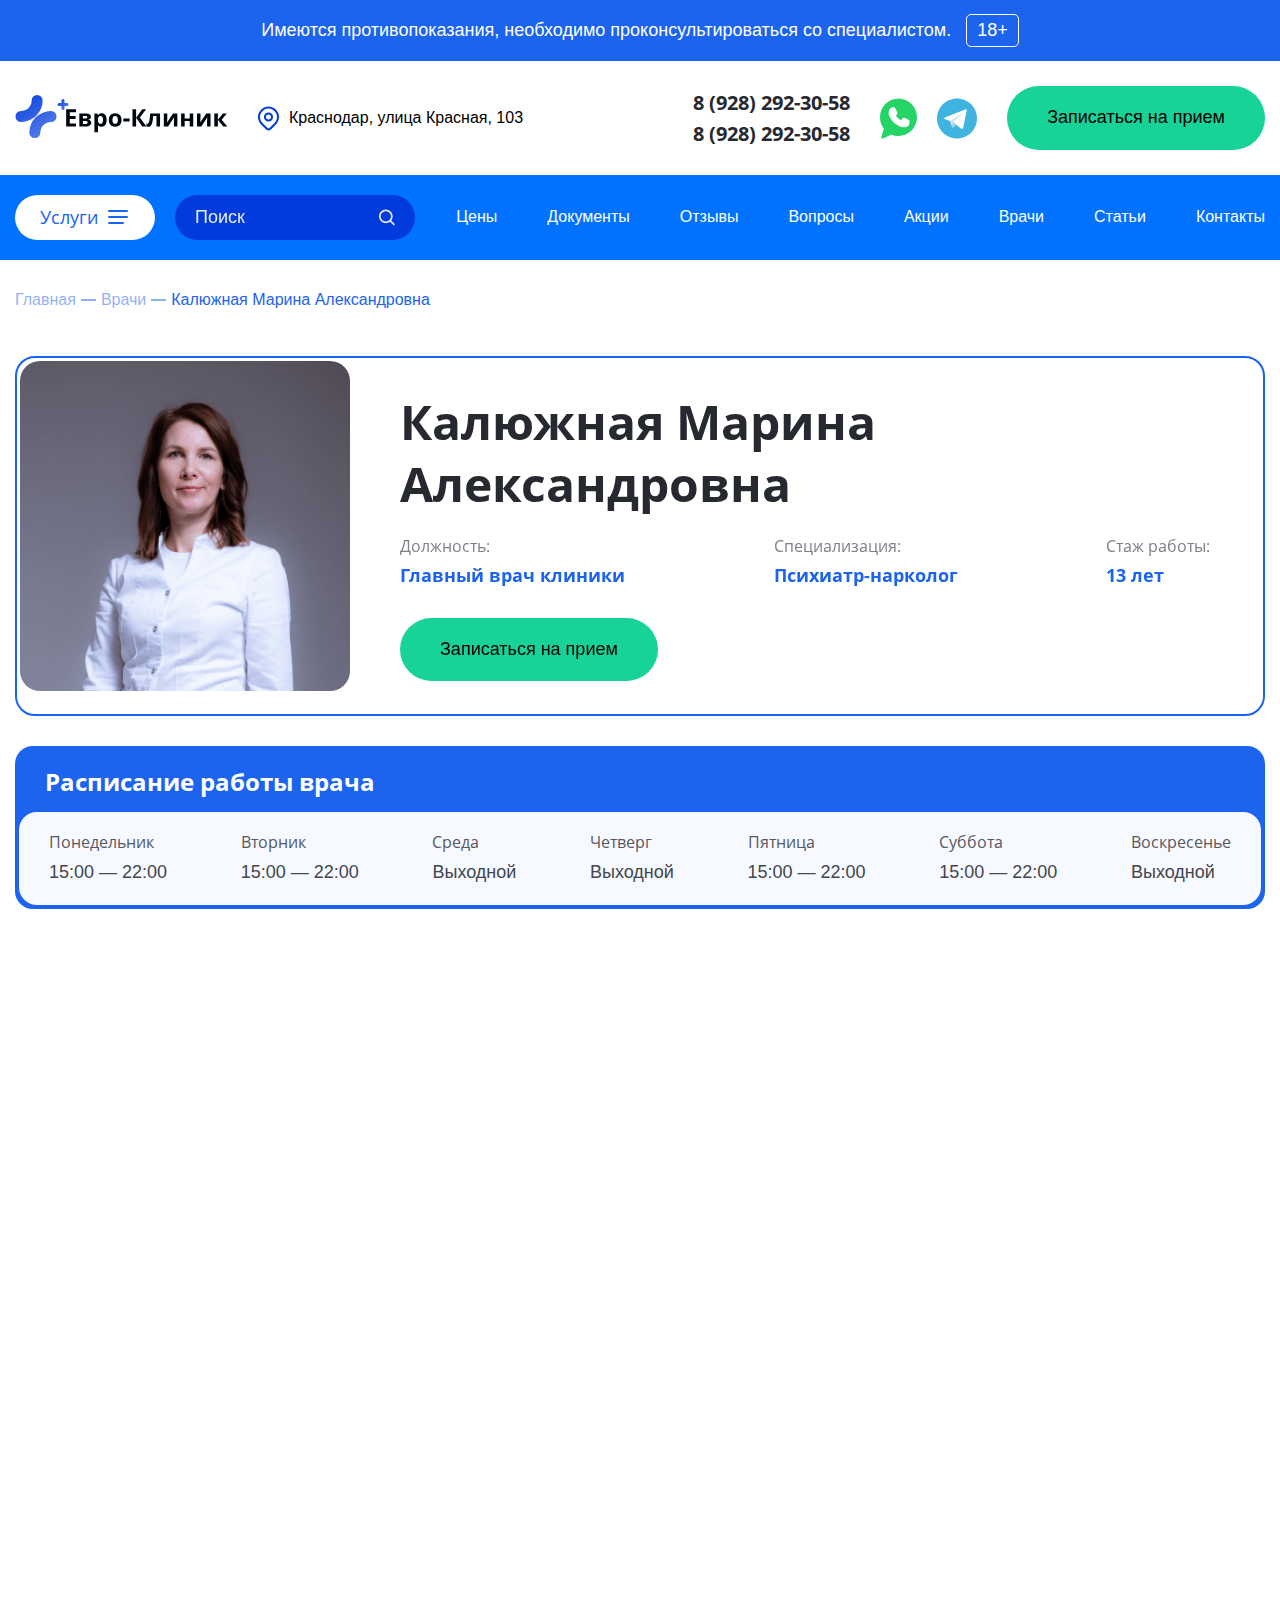
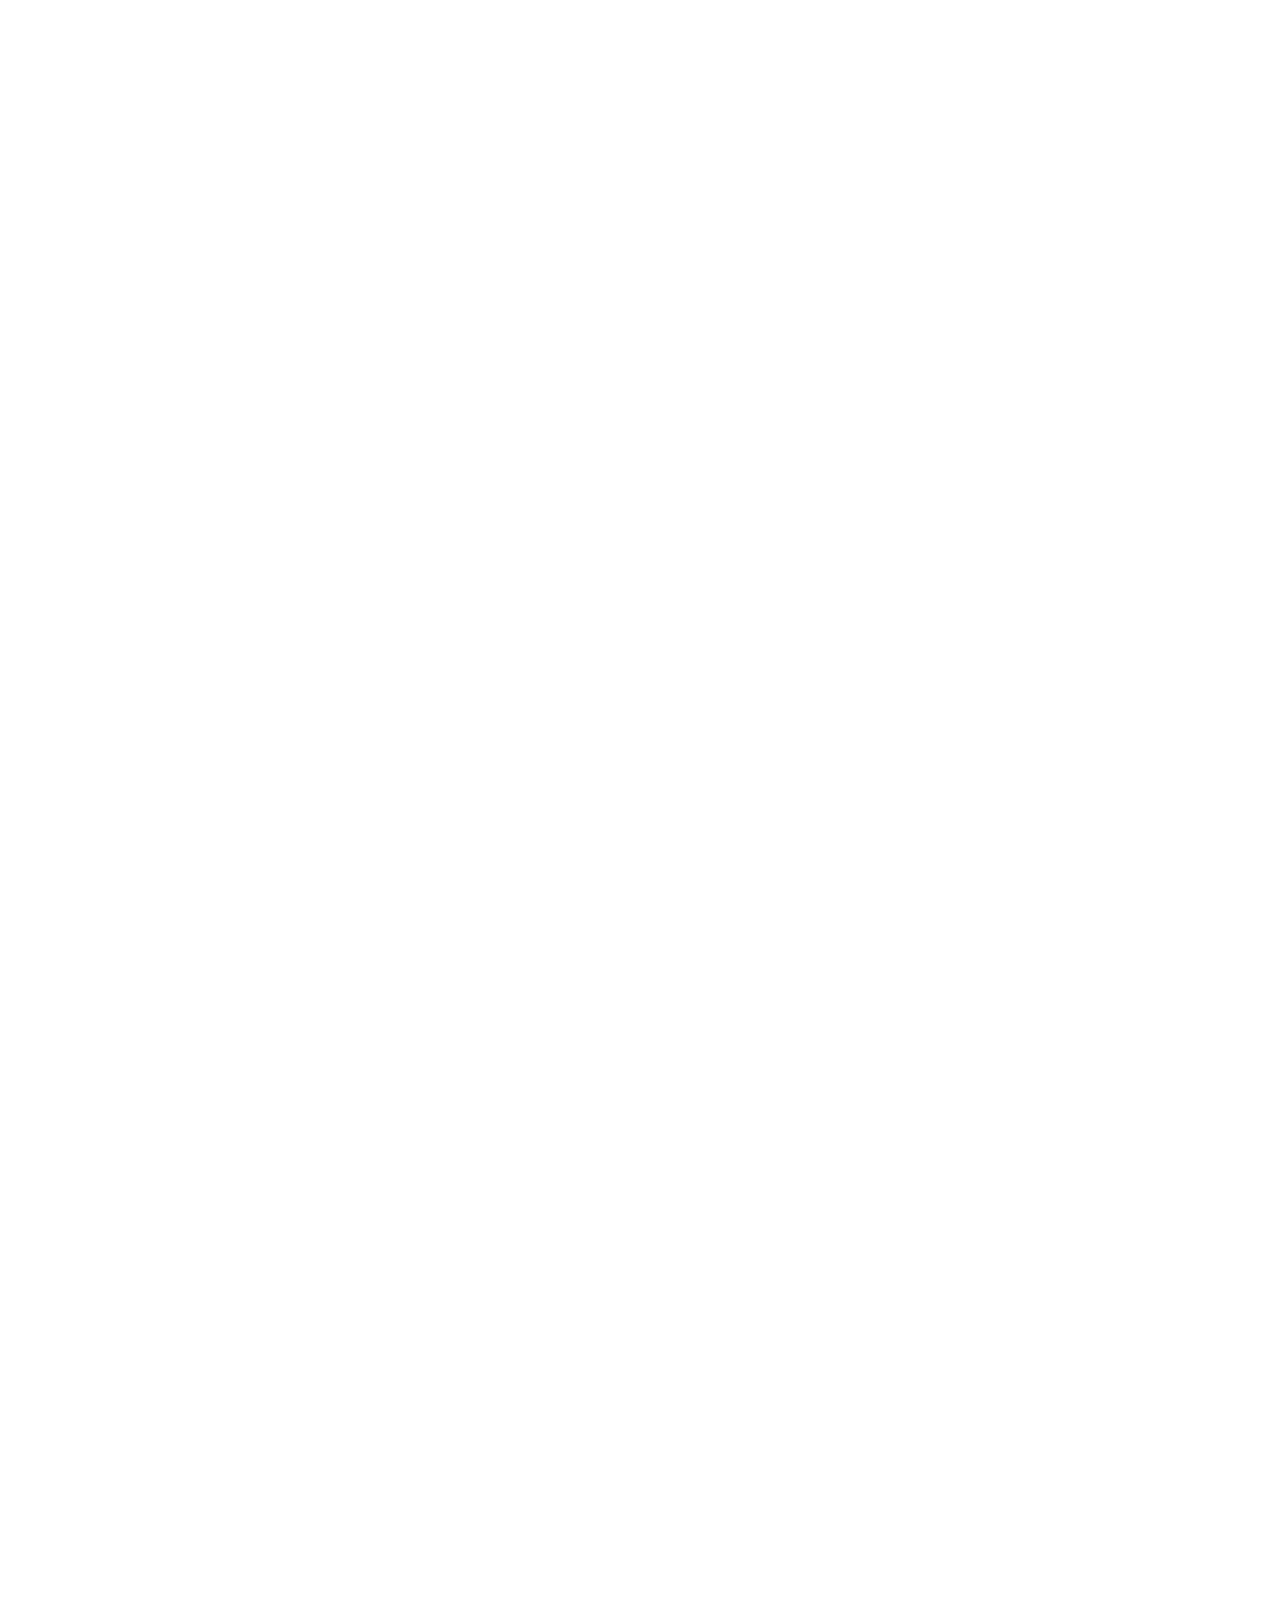
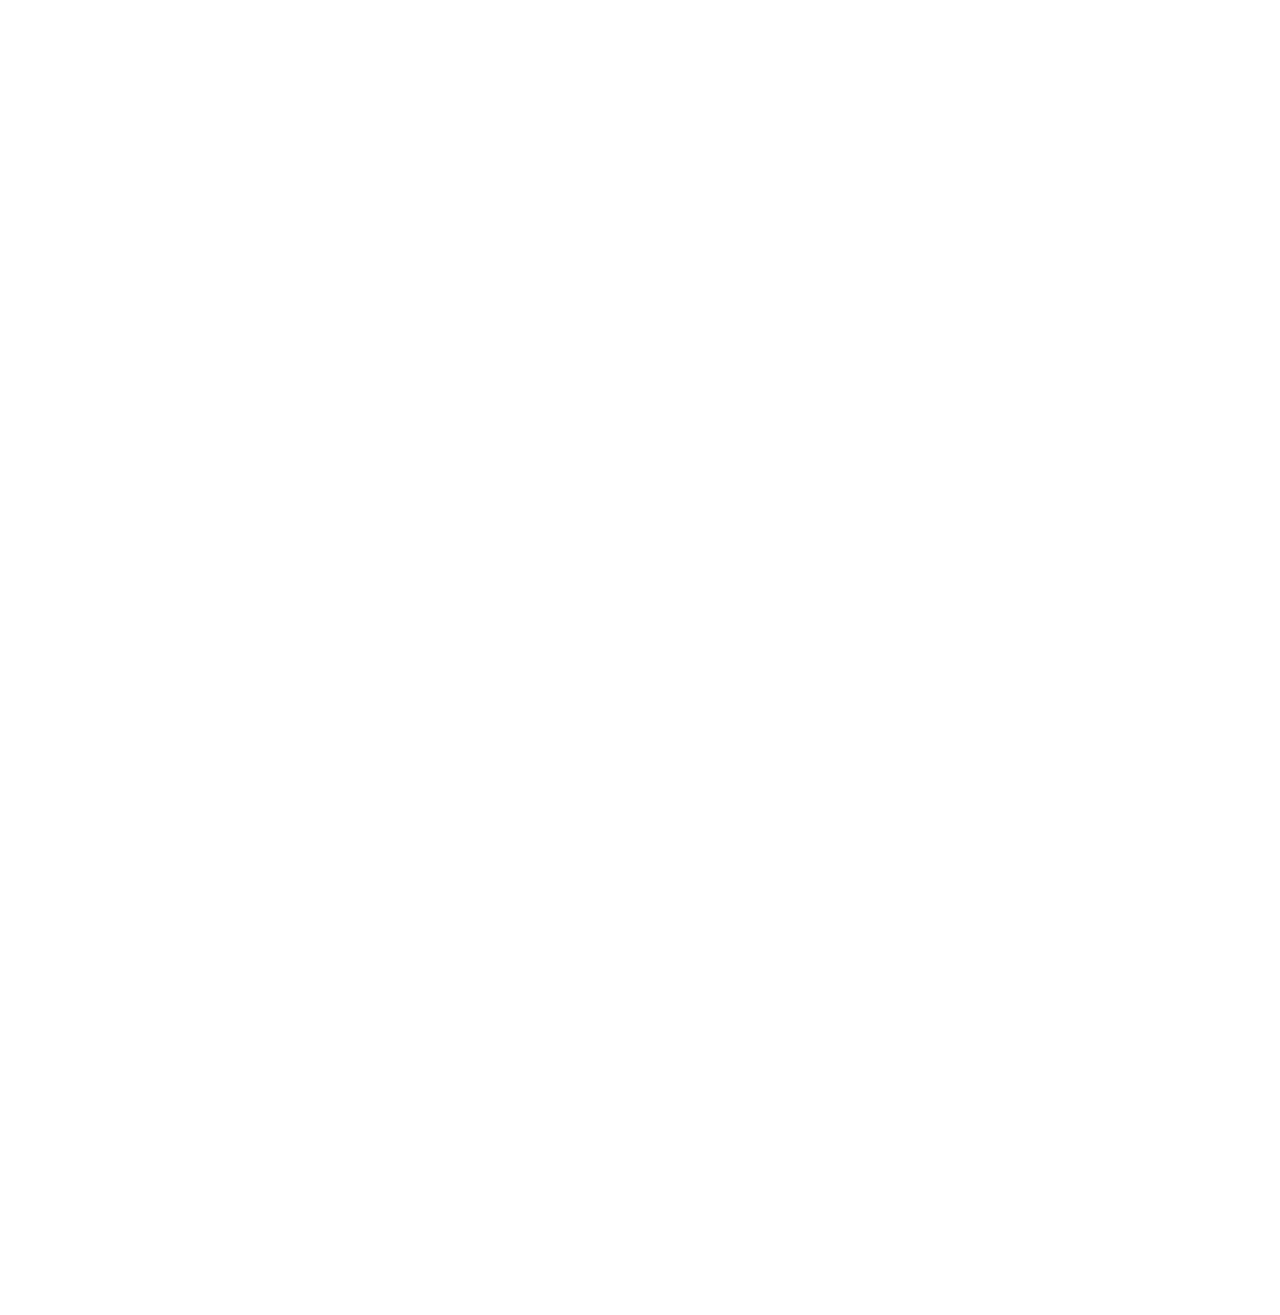
<file: doctor.html>
<!DOCTYPE html>
<html lang="ru">

<head>
    <meta charset="UTF-8">
    <meta name="viewport" content="width=device-width, initial-scale=1.0">
    <link rel="stylesheet" href="assets/css/normalize.css">
    <link rel="stylesheet" href="assets/css/build/aos.css">
    <link rel="stylesheet" href="assets/css/build/swiper.css">
    <link rel="stylesheet" href="assets/css/build/fancybox.css">
    <link rel="stylesheet" href="assets/css/style.css">
    <script defer src="assets/js/build/mask.js"></script>
    <script defer src="assets/js/build/aos.js"></script>
    <script defer src="assets/js/build/swiper.js"></script>
    <script defer src="assets/js/build/fancybox.js"></script>
    <script defer src="assets/js/main.js"></script>
    <title>Акции</title>
</head>

<body>
    <div class="contraindications">
        <div class="contraindications__container container">
            <p class="contraindications__text">
                Имеются противопоказания, необходимо проконсультироваться со специалистом.&nbsp;<span
                    class="contraindications__decor">18+</span>
            </p>
        </div>
    </div>
    <header class="header">
        <div class="header__top">
            <div class="header__top-container container">
                <div class="header__top-item">
                    <a href="/" class="header__logo logo">
                        <picture class="logo__picture">
                            <img src="assets/img/logo.svg" alt="" class="logo__img">
                        </picture>
                    </a>
                    <div class="header__top-item-wrapper">
                        <button class="header__address popup-btn" data-path="city">
                            <svg class="header__address-icon" width="21" height="25" viewBox="0 0 21 25" fill="none"
                                xmlns="http://www.w3.org/2000/svg">
                                <path
                                    d="M6.9375 11.021C6.9375 11.968 7.31283 12.8761 7.98093 13.5457C8.64903 14.2153 9.55517 14.5915 10.5 14.5915C11.4448 14.5915 12.351 14.2153 13.0191 13.5457C13.6872 12.8761 14.0625 11.968 14.0625 11.021C14.0625 10.074 13.6872 9.16587 13.0191 8.49627C12.351 7.82667 11.4448 7.45049 10.5 7.45049C9.55517 7.45049 8.64903 7.82667 7.98093 8.49627C7.31283 9.16587 6.9375 10.074 6.9375 11.021Z"
                                    stroke="#013BDD" stroke-width="2" stroke-linecap="round" stroke-linejoin="round" />
                                <path
                                    d="M17.2177 17.7538L12.1791 22.8037C11.7338 23.2495 11.1301 23.5 10.5006 23.5C9.87112 23.5 9.26739 23.2495 8.82206 22.8037L3.78232 17.7538C2.45377 16.4222 1.54903 14.7256 1.18251 12.8787C0.815988 11.0317 1.00415 9.11734 1.7232 7.37757C2.44224 5.6378 3.65988 4.1508 5.22214 3.1046C6.78439 2.0584 8.6211 1.5 10.5 1.5C12.3789 1.5 14.2156 2.0584 15.7779 3.1046C17.3401 4.1508 18.5578 5.6378 19.2768 7.37757C19.9959 9.11734 20.184 11.0317 19.8175 12.8787C19.451 14.7256 18.5462 16.4222 17.2177 17.7538Z"
                                    stroke="#013BDD" stroke-width="2" stroke-linecap="round" stroke-linejoin="round" />
                            </svg>
                            <p class="header__address-text">
                                Краснодар, улица Красная, 103
                            </p>
                        </button>
                        <a href="tel:89282923058" class="header__phone-mobile">
                            <svg width="21" height="21" viewBox="0 0 21 21" fill="none"
                                xmlns="http://www.w3.org/2000/svg">
                                <path
                                    d="M3.23529 1H7.70588L9.94118 6.58824L7.14706 8.26471C8.34401 10.6917 10.3083 12.656 12.7353 13.8529L14.4118 11.0588L20 13.2941V17.7647C20 18.3575 19.7645 18.9261 19.3453 19.3453C18.9261 19.7645 18.3575 20 17.7647 20C13.4051 19.7351 9.29311 17.8837 6.20469 14.7953C3.11627 11.7069 1.26494 7.59494 1 3.23529C1 2.64246 1.2355 2.0739 1.6547 1.6547C2.0739 1.2355 2.64246 1 3.23529 1Z"
                                    stroke="#1C63EE" stroke-width="2" stroke-linecap="round" stroke-linejoin="round" />
                            </svg>
                        </a>
                        <button class="header__open-menu open-menu">
                            <svg width="40" height="27" viewBox="0 0 40 27" fill="none"
                                xmlns="http://www.w3.org/2000/svg">
                                <rect width="40" height="5" rx="2.5" fill="#1C63EE" />
                                <rect y="11" width="40" height="5" rx="2.5" fill="#1C63EE" />
                                <rect y="22" width="30" height="5" rx="2.5" fill="#1C63EE" />
                            </svg>
                        </button>
                    </div>
                </div>
                <div class="header__top-item">
                    <div class="header__phones">
                        <a href="tel:89282923058" class="header__phone">8 (928) 292-30-58</a>
                        <a href="tel:89282923058" class="header__phone">8 (928) 292-30-58</a>
                    </div>
                    <ul class="header__socials socials">
                        <li class="socials__item social">
                            <a href="#" target="_blank" class="social__link">
                                <svg width="37" height="41" viewBox="0 0 37 41" fill="none"
                                    xmlns="http://www.w3.org/2000/svg">
                                    <path
                                        d="M18.5 0.5C8.26333 0.5 0 8.875 0 19.25C0 23.5 1.35667 27.5 3.94667 30.75L1.35667 38.75C1.23333 39.25 1.35667 39.75 1.72667 40.125C1.85 40.375 2.22 40.5 2.46667 40.5C2.59 40.5 2.83667 40.5 2.96 40.375L11.47 36.5C13.69 37.5 16.0333 38 18.5 38C28.7367 38 37 29.625 37 19.25C37 8.875 28.7367 0.5 18.5 0.5Z"
                                        fill="#25D366" />
                                    <path
                                        d="M29.23 26.125C28.7367 27.625 26.8867 28.875 25.2833 29.125C24.9133 29.25 24.5433 29.25 24.05 29.25C23.0633 29.25 21.5833 29 18.9933 27.875C16.0333 26.625 13.0733 24 10.73 20.625V20.5C9.99 19.375 8.63333 17.25 8.63333 15C8.63333 12.25 9.99 10.875 10.4833 10.25C11.1 9.625 11.9633 9.25 12.95 9.25C13.1967 9.25 13.32 9.25 13.5667 9.25C14.43 9.25 15.0467 9.5 15.6633 10.75L16.1567 11.75C16.5267 12.75 17.02 13.875 17.1433 14C17.5133 14.75 17.5133 15.375 17.1433 16C17.02 16.375 16.7733 16.625 16.5267 16.875C16.4033 17.125 16.28 17.25 16.1567 17.25C16.0333 17.375 16.0333 17.375 15.91 17.5C16.28 18.125 17.02 19.25 18.0067 20.125C19.4867 21.5 20.5967 21.875 21.2133 22.125C21.46 21.875 21.7067 21.375 22.0767 21L22.2 20.75C22.8167 19.875 23.8033 19.625 24.79 20C25.2833 20.25 27.9967 21.5 27.9967 21.5L28.2433 21.625C28.6133 21.875 29.1067 22 29.3533 22.5C29.8467 23.625 29.4767 25.25 29.23 26.125Z"
                                        fill="white" />
                                </svg>
                            </a>
                        </li>
                        <li class="socials__item social">
                            <a href="#" target="_blank" class="social__link">
                                <svg width="40" height="41" viewBox="0 0 40 41" fill="none"
                                    xmlns="http://www.w3.org/2000/svg">
                                    <path
                                        d="M20 0.5C8.95422 0.5 0 9.45422 0 20.5C0 31.5458 8.95422 40.5 20 40.5C31.0458 40.5 40 31.5458 40 20.5C40 9.45422 31.0458 0.5 20 0.5Z"
                                        fill="#40B3E0" />
                                    <path
                                        d="M29.7317 12.0048L26.1595 30.0153C26.1595 30.0153 25.6599 31.2643 24.286 30.6648L16.0426 24.3448L13.0451 22.8961L7.99916 21.1973C7.99916 21.1973 7.22478 20.9226 7.14978 20.3231C7.07494 19.7236 8.02416 19.3989 8.02416 19.3989L28.0829 11.5301C28.0829 11.5301 29.7317 10.8057 29.7317 12.0048Z"
                                        fill="white" />
                                    <path
                                        d="M15.409 29.813C15.409 29.813 15.1684 29.7905 14.8686 28.8412C14.5689 27.892 13.0451 22.896 13.0451 22.896L25.1603 15.2023C25.1603 15.2023 25.8598 14.7776 25.8348 15.2023C25.8348 15.2023 25.9597 15.2771 25.585 15.6268C25.2103 15.9766 16.0676 24.1949 16.0676 24.1949"
                                        fill="#D2E5F1" />
                                    <path
                                        d="M19.2034 26.768L15.9427 29.7408C15.9427 29.7408 15.6879 29.9343 15.409 29.813L16.0334 24.291"
                                        fill="#B5CFE4" />
                                </svg>
                            </a>
                        </li>
                    </ul>
                    <button class="header__btn btn popup-btn" data-path="form">
                        Записаться на прием
                    </button>
                </div>
            </div>
        </div>
        <div class="header__bottom">
            <div class="header__bottom-container container">
                <div class="header__navigation-close">
                    <button class="header__navigation-close-btn close-menu">
                        <svg width="20" height="20" viewBox="0 0 20 20" fill="none" xmlns="http://www.w3.org/2000/svg">
                            <path d="M2 2L18 18M2 18L18 2" stroke="white" stroke-opacity="0.9" stroke-width="4"
                                stroke-linecap="round" />
                        </svg>
                    </button>
                </div>
                <div class="header__navigation">
                    <div class="header__navigation-wrapper">
                        <button class="header__nav-btn">
                            <span class="header__nav-btn-text">
                                Услуги
                            </span>
                            <span class="header__nav-btn-decor">
                                <span class="header__nav-btn-decor-line"></span>
                            </span>
                            <span class="header__nav-btn-arrow">
                                <svg width="12" height="7" viewBox="0 0 12 7" fill="none"
                                    xmlns="http://www.w3.org/2000/svg">
                                    <path
                                        d="M11.1414 0C11.8717 0 12.2531 0.862765 11.8125 1.42015L11.7474 1.49365L6.60443 6.74374C6.45683 6.8944 6.26045 6.9849 6.05214 6.99827C5.84383 7.01165 5.63789 6.94697 5.47297 6.81637L5.3924 6.74374L0.249434 1.49365L0.17829 1.4114L0.132003 1.34402L0.0857164 1.26002L0.0711445 1.22852L0.0480012 1.1699L0.020572 1.07539L0.0120002 1.02902L0.0034288 0.976517L0 0.926641L0 0.823389L0.0042859 0.772639L0.0120002 0.720138L0.020572 0.674637L0.0480012 0.580135L0.0711445 0.521509L0.131146 0.406007L0.186861 0.327255L0.249434 0.25638L0.330007 0.183753L0.396009 0.136503L0.478296 0.0892518L0.509154 0.0743763L0.566584 0.0507505L0.659157 0.0227504L0.704586 0.0140001L0.756016 0.00524971L0.804874 0.0017499L11.1414 0Z"
                                        fill="white" fill-opacity="0.9" />
                                </svg>
                            </span>
                        </button>
                        <div class="header__navigation-dropdown">
                            <ul class="header__navigation-content">
                                <li class="header__navigation-content-item">
                                    <button class="header__navigation-tab">
                                        <span class="header__navigation-tab-icon" data-src="assets/img/icons/menu-1.svg"
                                            style="-webkit-mask-image: url('assets/img/icons/menu-1.svg');mask-image: url('assets/img/icons/menu-1.svg');"></span>
                                        <span class="header__navigation-tab-text">Вывод из запоя</span>
                                        <img src="assets/img/icons/menu-mobile-arrow.svg" alt=""
                                            aria-label="presentation" class="header__navigation-tab-arrow">
                                    </button>
                                    <ul class="header__navigation-list">
                                        <li class="header__navigation-nav-item">
                                            <a href="#" class="header__navigation-nav-link">
                                                Вшивание ампулы
                                            </a>
                                        </li>
                                        <li class="header__navigation-nav-item">
                                            <a href="#" class="header__navigation-nav-link">
                                                Кодирование Эспераль
                                            </a>
                                        </li>
                                        <li class="header__navigation-nav-item">
                                            <a href="#" class="header__navigation-nav-link">
                                                Принудительное кодирование
                                            </a>
                                        </li>
                                        <li class="header__navigation-nav-item">
                                            <a href="#" class="header__navigation-nav-link">
                                                Кодирование на дому
                                            </a>
                                        </li>
                                        <li class="header__navigation-nav-item">
                                            <a href="#" class="header__navigation-nav-link">
                                                Кодирование уколом
                                            </a>
                                        </li>
                                        <li class="header__navigation-nav-item">
                                            <a href="#" class="header__navigation-nav-link">
                                                Анонимное кодирование
                                            </a>
                                        </li>
                                        <li class="header__navigation-nav-item">
                                            <a href="#" class="header__navigation-nav-link">
                                                Кодирование по методу Довженко
                                            </a>
                                        </li>
                                        <li class="header__navigation-nav-item">
                                            <a href="#" class="header__navigation-nav-link">
                                                Кодирование гипнозом
                                            </a>
                                        </li>
                                        <li class="header__navigation-nav-item">
                                            <a href="#" class="header__navigation-nav-link">
                                                Вшивание ампулы
                                            </a>
                                        </li>
                                        <li class="header__navigation-nav-item">
                                            <a href="#" class="header__navigation-nav-link">
                                                Вшивание ампулы
                                            </a>
                                        </li>
                                        <li class="header__navigation-nav-item">
                                            <a href="#" class="header__navigation-nav-link">
                                                Вшивание ампулы
                                            </a>
                                        </li>
                                        <li class="header__navigation-nav-item">
                                            <a href="#" class="header__navigation-nav-link">
                                                Вшивание ампулы
                                            </a>
                                        </li>
                                        <li class="header__navigation-nav-item">
                                            <a href="#" class="header__navigation-nav-link">
                                                Вшивание ампулы
                                            </a>
                                        </li>
                                        <li class="header__navigation-nav-item">
                                            <a href="#" class="header__navigation-nav-link">
                                                Вшивание ампулы
                                            </a>
                                        </li>
                                        <li class="header__navigation-nav-item">
                                            <a href="#" class="header__navigation-nav-link">
                                                Вшивание ампулы
                                            </a>
                                        </li>
                                    </ul>
                                </li>
                                <li class="header__navigation-content-item">
                                    <button class="header__navigation-tab">
                                        <span class="header__navigation-tab-icon" data-src="assets/img/icons/menu-2.svg"
                                            style="-webkit-mask-image: url('assets/img/icons/menu-2.svg');mask-image: url('assets/img/icons/menu-2.svg');"></span>
                                        <span class="header__navigation-tab-text">Лечение алкоголизма</span>
                                        <img src="assets/img/icons/menu-mobile-arrow.svg" alt=""
                                            aria-label="presentation" class="header__navigation-tab-arrow">
                                    </button>
                                    <ul class="header__navigation-list">
                                        <li class="header__navigation-nav-item">
                                            <a href="#" class="header__navigation-nav-link">
                                                Вшивание ампулы
                                            </a>
                                        </li>
                                        <li class="header__navigation-nav-item">
                                            <a href="#" class="header__navigation-nav-link">
                                                Кодирование Эспераль
                                            </a>
                                        </li>
                                        <li class="header__navigation-nav-item">
                                            <a href="#" class="header__navigation-nav-link">
                                                Принудительное кодирование
                                            </a>
                                        </li>
                                        <li class="header__navigation-nav-item">
                                            <a href="#" class="header__navigation-nav-link">
                                                Кодирование на дому
                                            </a>
                                        </li>
                                        <li class="header__navigation-nav-item">
                                            <a href="#" class="header__navigation-nav-link">
                                                Кодирование уколом
                                            </a>
                                        </li>
                                        <li class="header__navigation-nav-item">
                                            <a href="#" class="header__navigation-nav-link">
                                                Анонимное кодирование
                                            </a>
                                        </li>
                                        <li class="header__navigation-nav-item">
                                            <a href="#" class="header__navigation-nav-link">
                                                Кодирование по методу Довженко
                                            </a>
                                        </li>
                                        <li class="header__navigation-nav-item">
                                            <a href="#" class="header__navigation-nav-link">
                                                Кодирование гипнозом
                                            </a>
                                        </li>
                                        <li class="header__navigation-nav-item">
                                            <a href="#" class="header__navigation-nav-link">
                                                Вшивание ампулы
                                            </a>
                                        </li>
                                        <li class="header__navigation-nav-item">
                                            <a href="#" class="header__navigation-nav-link">
                                                Вшивание ампулы
                                            </a>
                                        </li>
                                        <li class="header__navigation-nav-item">
                                            <a href="#" class="header__navigation-nav-link">
                                                Вшивание ампулы
                                            </a>
                                        </li>
                                        <li class="header__navigation-nav-item">
                                            <a href="#" class="header__navigation-nav-link">
                                                Вшивание ампулы
                                            </a>
                                        </li>
                                        <li class="header__navigation-nav-item">
                                            <a href="#" class="header__navigation-nav-link">
                                                Вшивание ампулы
                                            </a>
                                        </li>
                                        <li class="header__navigation-nav-item">
                                            <a href="#" class="header__navigation-nav-link">
                                                Вшивание ампулы
                                            </a>
                                        </li>
                                        <li class="header__navigation-nav-item">
                                            <a href="#" class="header__navigation-nav-link">
                                                Вшивание ампулы
                                            </a>
                                        </li>
                                        <li class="header__navigation-nav-item">
                                            <a href="#" class="header__navigation-nav-link">
                                                Вшивание ампулы
                                            </a>
                                        </li>
                                        <li class="header__navigation-nav-item">
                                            <a href="#" class="header__navigation-nav-link">
                                                Кодирование Эспераль
                                            </a>
                                        </li>
                                        <li class="header__navigation-nav-item">
                                            <a href="#" class="header__navigation-nav-link">
                                                Принудительное кодирование
                                            </a>
                                        </li>
                                        <li class="header__navigation-nav-item">
                                            <a href="#" class="header__navigation-nav-link">
                                                Кодирование на дому
                                            </a>
                                        </li>
                                        <li class="header__navigation-nav-item">
                                            <a href="#" class="header__navigation-nav-link">
                                                Кодирование уколом
                                            </a>
                                        </li>
                                        <li class="header__navigation-nav-item">
                                            <a href="#" class="header__navigation-nav-link">
                                                Анонимное кодирование
                                            </a>
                                        </li>
                                        <li class="header__navigation-nav-item">
                                            <a href="#" class="header__navigation-nav-link">
                                                Кодирование по методу Довженко
                                            </a>
                                        </li>
                                        <li class="header__navigation-nav-item">
                                            <a href="#" class="header__navigation-nav-link">
                                                Кодирование гипнозом
                                            </a>
                                        </li>
                                        <li class="header__navigation-nav-item">
                                            <a href="#" class="header__navigation-nav-link">
                                                Вшивание ампулы
                                            </a>
                                        </li>
                                        <li class="header__navigation-nav-item">
                                            <a href="#" class="header__navigation-nav-link">
                                                Вшивание ампулы
                                            </a>
                                        </li>
                                        <li class="header__navigation-nav-item">
                                            <a href="#" class="header__navigation-nav-link">
                                                Вшивание ампулы
                                            </a>
                                        </li>
                                        <li class="header__navigation-nav-item">
                                            <a href="#" class="header__navigation-nav-link">
                                                Вшивание ампулы
                                            </a>
                                        </li>
                                        <li class="header__navigation-nav-item">
                                            <a href="#" class="header__navigation-nav-link">
                                                Вшивание ампулы
                                            </a>
                                        </li>
                                        <li class="header__navigation-nav-item">
                                            <a href="#" class="header__navigation-nav-link">
                                                Вшивание ампулы
                                            </a>
                                        </li>
                                        <li class="header__navigation-nav-item">
                                            <a href="#" class="header__navigation-nav-link">
                                                Вшивание ампулы
                                            </a>
                                        </li>
                                        <li class="header__navigation-nav-item">
                                            <a href="#" class="header__navigation-nav-link">
                                                Вшивание ампулы
                                            </a>
                                        </li>
                                        <li class="header__navigation-nav-item">
                                            <a href="#" class="header__navigation-nav-link">
                                                Кодирование Эспераль
                                            </a>
                                        </li>
                                        <li class="header__navigation-nav-item">
                                            <a href="#" class="header__navigation-nav-link">
                                                Принудительное кодирование
                                            </a>
                                        </li>
                                        <li class="header__navigation-nav-item">
                                            <a href="#" class="header__navigation-nav-link">
                                                Кодирование на дому
                                            </a>
                                        </li>
                                        <li class="header__navigation-nav-item">
                                            <a href="#" class="header__navigation-nav-link">
                                                Кодирование уколом
                                            </a>
                                        </li>
                                        <li class="header__navigation-nav-item">
                                            <a href="#" class="header__navigation-nav-link">
                                                Анонимное кодирование
                                            </a>
                                        </li>
                                        <li class="header__navigation-nav-item">
                                            <a href="#" class="header__navigation-nav-link">
                                                Кодирование по методу Довженко
                                            </a>
                                        </li>
                                        <li class="header__navigation-nav-item">
                                            <a href="#" class="header__navigation-nav-link">
                                                Кодирование гипнозом
                                            </a>
                                        </li>
                                        <li class="header__navigation-nav-item">
                                            <a href="#" class="header__navigation-nav-link">
                                                Вшивание ампулы
                                            </a>
                                        </li>
                                        <li class="header__navigation-nav-item">
                                            <a href="#" class="header__navigation-nav-link">
                                                Вшивание ампулы
                                            </a>
                                        </li>
                                        <li class="header__navigation-nav-item">
                                            <a href="#" class="header__navigation-nav-link">
                                                Вшивание ампулы
                                            </a>
                                        </li>
                                        <li class="header__navigation-nav-item">
                                            <a href="#" class="header__navigation-nav-link">
                                                Вшивание ампулы
                                            </a>
                                        </li>
                                        <li class="header__navigation-nav-item">
                                            <a href="#" class="header__navigation-nav-link">
                                                Вшивание ампулы
                                            </a>
                                        </li>
                                        <li class="header__navigation-nav-item">
                                            <a href="#" class="header__navigation-nav-link">
                                                Вшивание ампулы
                                            </a>
                                        </li>
                                        <li class="header__navigation-nav-item">
                                            <a href="#" class="header__navigation-nav-link">
                                                Вшивание ампулы
                                            </a>
                                        </li>
                                        <li class="header__navigation-nav-item">
                                            <a href="#" class="header__navigation-nav-link">
                                                Вшивание ампулы
                                            </a>
                                        </li>
                                        <li class="header__navigation-nav-item">
                                            <a href="#" class="header__navigation-nav-link">
                                                Кодирование Эспераль
                                            </a>
                                        </li>
                                        <li class="header__navigation-nav-item">
                                            <a href="#" class="header__navigation-nav-link">
                                                Принудительное кодирование
                                            </a>
                                        </li>
                                        <li class="header__navigation-nav-item">
                                            <a href="#" class="header__navigation-nav-link">
                                                Кодирование на дому
                                            </a>
                                        </li>
                                        <li class="header__navigation-nav-item">
                                            <a href="#" class="header__navigation-nav-link">
                                                Кодирование уколом
                                            </a>
                                        </li>
                                        <li class="header__navigation-nav-item">
                                            <a href="#" class="header__navigation-nav-link">
                                                Анонимное кодирование
                                            </a>
                                        </li>
                                        <li class="header__navigation-nav-item">
                                            <a href="#" class="header__navigation-nav-link">
                                                Кодирование по методу Довженко
                                            </a>
                                        </li>
                                        <li class="header__navigation-nav-item">
                                            <a href="#" class="header__navigation-nav-link">
                                                Кодирование гипнозом
                                            </a>
                                        </li>
                                        <li class="header__navigation-nav-item">
                                            <a href="#" class="header__navigation-nav-link">
                                                Вшивание ампулы
                                            </a>
                                        </li>
                                        <li class="header__navigation-nav-item">
                                            <a href="#" class="header__navigation-nav-link">
                                                Вшивание ампулы
                                            </a>
                                        </li>
                                        <li class="header__navigation-nav-item">
                                            <a href="#" class="header__navigation-nav-link">
                                                Вшивание ампулы
                                            </a>
                                        </li>
                                        <li class="header__navigation-nav-item">
                                            <a href="#" class="header__navigation-nav-link">
                                                Вшивание ампулы
                                            </a>
                                        </li>
                                        <li class="header__navigation-nav-item">
                                            <a href="#" class="header__navigation-nav-link">
                                                Вшивание ампулы
                                            </a>
                                        </li>
                                        <li class="header__navigation-nav-item">
                                            <a href="#" class="header__navigation-nav-link">
                                                Вшивание ампулы
                                            </a>
                                        </li>
                                        <li class="header__navigation-nav-item">
                                            <a href="#" class="header__navigation-nav-link">
                                                Вшивание ампулы
                                            </a>
                                        </li>
                                    </ul>
                                </li>
                                <li class="header__navigation-content-item">
                                    <button class="header__navigation-tab">
                                        <span class="header__navigation-tab-icon" data-src="assets/img/icons/menu-3.svg"
                                            style="-webkit-mask-image: url('assets/img/icons/menu-3.svg');mask-image: url('assets/img/icons/menu-3.svg');"></span>
                                        <span class="header__navigation-tab-text">Кодирование
                                            от алкоголизма</span>
                                        <img src="assets/img/icons/menu-mobile-arrow.svg" alt=""
                                            aria-label="presentation" class="header__navigation-tab-arrow">
                                    </button>
                                    <ul class="header__navigation-list">
                                        <li class="header__navigation-nav-item">
                                            <a href="#" class="header__navigation-nav-link">
                                                Вшивание ампулы
                                            </a>
                                        </li>
                                        <li class="header__navigation-nav-item">
                                            <a href="#" class="header__navigation-nav-link">
                                                Кодирование Эспераль
                                            </a>
                                        </li>
                                        <li class="header__navigation-nav-item">
                                            <a href="#" class="header__navigation-nav-link">
                                                Принудительное кодирование
                                            </a>
                                        </li>
                                        <li class="header__navigation-nav-item">
                                            <a href="#" class="header__navigation-nav-link">
                                                Кодирование на дому
                                            </a>
                                        </li>
                                        <li class="header__navigation-nav-item">
                                            <a href="#" class="header__navigation-nav-link">
                                                Кодирование уколом
                                            </a>
                                        </li>
                                        <li class="header__navigation-nav-item">
                                            <a href="#" class="header__navigation-nav-link">
                                                Анонимное кодирование
                                            </a>
                                        </li>
                                        <li class="header__navigation-nav-item">
                                            <a href="#" class="header__navigation-nav-link">
                                                Кодирование по методу Довженко
                                            </a>
                                        </li>
                                        <li class="header__navigation-nav-item">
                                            <a href="#" class="header__navigation-nav-link">
                                                Кодирование гипнозом
                                            </a>
                                        </li>
                                        <li class="header__navigation-nav-item">
                                            <a href="#" class="header__navigation-nav-link">
                                                Вшивание ампулы
                                            </a>
                                        </li>
                                        <li class="header__navigation-nav-item">
                                            <a href="#" class="header__navigation-nav-link">
                                                Вшивание ампулы
                                            </a>
                                        </li>
                                        <li class="header__navigation-nav-item">
                                            <a href="#" class="header__navigation-nav-link">
                                                Вшивание ампулы
                                            </a>
                                        </li>
                                        <li class="header__navigation-nav-item">
                                            <a href="#" class="header__navigation-nav-link">
                                                Вшивание ампулы
                                            </a>
                                        </li>
                                        <li class="header__navigation-nav-item">
                                            <a href="#" class="header__navigation-nav-link">
                                                Вшивание ампулы
                                            </a>
                                        </li>
                                        <li class="header__navigation-nav-item">
                                            <a href="#" class="header__navigation-nav-link">
                                                Вшивание ампулы
                                            </a>
                                        </li>
                                        <li class="header__navigation-nav-item">
                                            <a href="#" class="header__navigation-nav-link">
                                                Вшивание ампулы
                                            </a>
                                        </li>
                                    </ul>
                                </li>
                                <li class="header__navigation-content-item">
                                    <button class="header__navigation-tab">
                                        <span class="header__navigation-tab-icon" data-src="assets/img/icons/menu-4.svg"
                                            style="-webkit-mask-image: url('assets/img/icons/menu-4.svg');mask-image: url('assets/img/icons/menu-4.svg');"></span>
                                        <span class="header__navigation-tab-text">Наркологическая помощь</span>
                                        <img src="assets/img/icons/menu-mobile-arrow.svg" alt=""
                                            aria-label="presentation" class="header__navigation-tab-arrow">
                                    </button>
                                    <ul class="header__navigation-list">
                                        <li class="header__navigation-nav-item">
                                            <a href="#" class="header__navigation-nav-link">
                                                Вшивание ампулы
                                            </a>
                                        </li>
                                        <li class="header__navigation-nav-item">
                                            <a href="#" class="header__navigation-nav-link">
                                                Кодирование Эспераль
                                            </a>
                                        </li>
                                        <li class="header__navigation-nav-item">
                                            <a href="#" class="header__navigation-nav-link">
                                                Принудительное кодирование
                                            </a>
                                        </li>
                                        <li class="header__navigation-nav-item">
                                            <a href="#" class="header__navigation-nav-link">
                                                Кодирование на дому
                                            </a>
                                        </li>
                                        <li class="header__navigation-nav-item">
                                            <a href="#" class="header__navigation-nav-link">
                                                Кодирование уколом
                                            </a>
                                        </li>
                                        <li class="header__navigation-nav-item">
                                            <a href="#" class="header__navigation-nav-link">
                                                Анонимное кодирование
                                            </a>
                                        </li>
                                        <li class="header__navigation-nav-item">
                                            <a href="#" class="header__navigation-nav-link">
                                                Кодирование по методу Довженко
                                            </a>
                                        </li>
                                        <li class="header__navigation-nav-item">
                                            <a href="#" class="header__navigation-nav-link">
                                                Кодирование гипнозом
                                            </a>
                                        </li>
                                        <li class="header__navigation-nav-item">
                                            <a href="#" class="header__navigation-nav-link">
                                                Вшивание ампулы
                                            </a>
                                        </li>
                                        <li class="header__navigation-nav-item">
                                            <a href="#" class="header__navigation-nav-link">
                                                Вшивание ампулы
                                            </a>
                                        </li>
                                        <li class="header__navigation-nav-item">
                                            <a href="#" class="header__navigation-nav-link">
                                                Вшивание ампулы
                                            </a>
                                        </li>
                                        <li class="header__navigation-nav-item">
                                            <a href="#" class="header__navigation-nav-link">
                                                Вшивание ампулы
                                            </a>
                                        </li>
                                        <li class="header__navigation-nav-item">
                                            <a href="#" class="header__navigation-nav-link">
                                                Вшивание ампулы
                                            </a>
                                        </li>
                                        <li class="header__navigation-nav-item">
                                            <a href="#" class="header__navigation-nav-link">
                                                Вшивание ампулы
                                            </a>
                                        </li>
                                        <li class="header__navigation-nav-item">
                                            <a href="#" class="header__navigation-nav-link">
                                                Вшивание ампулы
                                            </a>
                                        </li>
                                    </ul>
                                </li>
                                <li class="header__navigation-content-item">
                                    <button class="header__navigation-tab">
                                        <span class="header__navigation-tab-icon" data-src="assets/img/icons/menu-5.svg"
                                            style="-webkit-mask-image: url('assets/img/icons/menu-5.svg');mask-image: url('assets/img/icons/menu-5.svg');"></span>
                                        <span class="header__navigation-tab-text">Лечение наркомании</span>
                                        <img src="assets/img/icons/menu-mobile-arrow.svg" alt=""
                                            aria-label="presentation" class="header__navigation-tab-arrow">
                                    </button>
                                    <ul class="header__navigation-list">
                                        <li class="header__navigation-nav-item">
                                            <a href="#" class="header__navigation-nav-link">
                                                Вшивание ампулы
                                            </a>
                                        </li>
                                        <li class="header__navigation-nav-item">
                                            <a href="#" class="header__navigation-nav-link">
                                                Кодирование Эспераль
                                            </a>
                                        </li>
                                        <li class="header__navigation-nav-item">
                                            <a href="#" class="header__navigation-nav-link">
                                                Принудительное кодирование
                                            </a>
                                        </li>
                                        <li class="header__navigation-nav-item">
                                            <a href="#" class="header__navigation-nav-link">
                                                Кодирование на дому
                                            </a>
                                        </li>
                                        <li class="header__navigation-nav-item">
                                            <a href="#" class="header__navigation-nav-link">
                                                Кодирование уколом
                                            </a>
                                        </li>
                                        <li class="header__navigation-nav-item">
                                            <a href="#" class="header__navigation-nav-link">
                                                Анонимное кодирование
                                            </a>
                                        </li>
                                        <li class="header__navigation-nav-item">
                                            <a href="#" class="header__navigation-nav-link">
                                                Кодирование по методу Довженко
                                            </a>
                                        </li>
                                        <li class="header__navigation-nav-item">
                                            <a href="#" class="header__navigation-nav-link">
                                                Кодирование гипнозом
                                            </a>
                                        </li>
                                        <li class="header__navigation-nav-item">
                                            <a href="#" class="header__navigation-nav-link">
                                                Вшивание ампулы
                                            </a>
                                        </li>
                                        <li class="header__navigation-nav-item">
                                            <a href="#" class="header__navigation-nav-link">
                                                Вшивание ампулы
                                            </a>
                                        </li>
                                        <li class="header__navigation-nav-item">
                                            <a href="#" class="header__navigation-nav-link">
                                                Вшивание ампулы
                                            </a>
                                        </li>
                                        <li class="header__navigation-nav-item">
                                            <a href="#" class="header__navigation-nav-link">
                                                Вшивание ампулы
                                            </a>
                                        </li>
                                        <li class="header__navigation-nav-item">
                                            <a href="#" class="header__navigation-nav-link">
                                                Вшивание ампулы
                                            </a>
                                        </li>
                                        <li class="header__navigation-nav-item">
                                            <a href="#" class="header__navigation-nav-link">
                                                Вшивание ампулы
                                            </a>
                                        </li>
                                        <li class="header__navigation-nav-item">
                                            <a href="#" class="header__navigation-nav-link">
                                                Вшивание ампулы
                                            </a>
                                        </li>
                                    </ul>
                                </li>
                                <li class="header__navigation-content-item">
                                    <button class="header__navigation-tab">
                                        <span class="header__navigation-tab-icon" data-src="assets/img/icons/menu-6.svg"
                                            style="-webkit-mask-image: url('assets/img/icons/menu-6.svg');mask-image: url('assets/img/icons/menu-6.svg');"></span>
                                        <span class="header__navigation-tab-text">Реабилитационный центр</span>
                                        <img src="assets/img/icons/menu-mobile-arrow.svg" alt=""
                                            aria-label="presentation" class="header__navigation-tab-arrow">
                                    </button>
                                    <ul class="header__navigation-list">
                                        <li class="header__navigation-nav-item">
                                            <a href="#" class="header__navigation-nav-link">
                                                Вшивание ампулы
                                            </a>
                                        </li>
                                        <li class="header__navigation-nav-item">
                                            <a href="#" class="header__navigation-nav-link">
                                                Кодирование Эспераль
                                            </a>
                                        </li>
                                        <li class="header__navigation-nav-item">
                                            <a href="#" class="header__navigation-nav-link">
                                                Принудительное кодирование
                                            </a>
                                        </li>
                                        <li class="header__navigation-nav-item">
                                            <a href="#" class="header__navigation-nav-link">
                                                Кодирование на дому
                                            </a>
                                        </li>
                                        <li class="header__navigation-nav-item">
                                            <a href="#" class="header__navigation-nav-link">
                                                Кодирование уколом
                                            </a>
                                        </li>
                                        <li class="header__navigation-nav-item">
                                            <a href="#" class="header__navigation-nav-link">
                                                Анонимное кодирование
                                            </a>
                                        </li>
                                        <li class="header__navigation-nav-item">
                                            <a href="#" class="header__navigation-nav-link">
                                                Кодирование по методу Довженко
                                            </a>
                                        </li>
                                        <li class="header__navigation-nav-item">
                                            <a href="#" class="header__navigation-nav-link">
                                                Кодирование гипнозом
                                            </a>
                                        </li>
                                        <li class="header__navigation-nav-item">
                                            <a href="#" class="header__navigation-nav-link">
                                                Вшивание ампулы
                                            </a>
                                        </li>
                                        <li class="header__navigation-nav-item">
                                            <a href="#" class="header__navigation-nav-link">
                                                Вшивание ампулы
                                            </a>
                                        </li>
                                        <li class="header__navigation-nav-item">
                                            <a href="#" class="header__navigation-nav-link">
                                                Вшивание ампулы
                                            </a>
                                        </li>
                                        <li class="header__navigation-nav-item">
                                            <a href="#" class="header__navigation-nav-link">
                                                Вшивание ампулы
                                            </a>
                                        </li>
                                        <li class="header__navigation-nav-item">
                                            <a href="#" class="header__navigation-nav-link">
                                                Вшивание ампулы
                                            </a>
                                        </li>
                                        <li class="header__navigation-nav-item">
                                            <a href="#" class="header__navigation-nav-link">
                                                Вшивание ампулы
                                            </a>
                                        </li>
                                        <li class="header__navigation-nav-item">
                                            <a href="#" class="header__navigation-nav-link">
                                                Вшивание ампулы
                                            </a>
                                        </li>
                                    </ul>
                                </li>
                            </ul>
                        </div>
                    </div>
                    <form action="/search/" method="post" class="header__search search">
                        <label class="search__item">
                            <input name="s" type="text" class="search__input" placeholder="Поиск">
                        </label>
                        <button type="submit" class="search__btn"></button>
                    </form>
                </div>
                <nav class="header__menu menu">
                    <ul class="menu__list">
                        <li class="menu__item">
                            <a href="#" class="menu__link">
                                Цены
                            </a>
                        </li>
                        <li class="menu__item">
                            <a href="#" class="menu__link">
                                Документы
                            </a>
                        </li>
                        <li class="menu__item">
                            <a href="#" class="menu__link">
                                Отзывы
                            </a>
                        </li>
                        <li class="menu__item">
                            <a href="#" class="menu__link">
                                Вопросы
                            </a>
                        </li>
                        <li class="menu__item">
                            <a href="#" class="menu__link">
                                Акции
                            </a>
                        </li>
                        <li class="menu__item">
                            <a href="#" class="menu__link">
                                Врачи
                            </a>
                        </li>
                        <li class="menu__item">
                            <a href="#" class="menu__link">
                                Статьи
                            </a>
                        </li>
                        <li class="menu__item">
                            <a href="#" class="menu__link">
                                Контакты
                            </a>
                        </li>
                    </ul>
                </nav>
                <div class="header__bottom-mobile">
                    <button class="header__mobile-btn btn popup-btn" data-path="form">
                        Записаться на прием
                    </button>
                    <div class="header__mobile-wrapper">
                        <div class="header__mobile-connection">
                            <button class="header__mobile-address popup-btn" data-path="city">
                                <svg class="header__mobile-address-icon" width="18" height="21" viewBox="0 0 18 21"
                                    fill="none" xmlns="http://www.w3.org/2000/svg">
                                    <path
                                        d="M6 9.28991C6 10.0647 6.31607 10.8077 6.87868 11.3556C7.44129 11.9034 8.20435 12.2112 9 12.2112C9.79565 12.2112 10.5587 11.9034 11.1213 11.3556C11.6839 10.8077 12 10.0647 12 9.28991C12 8.51513 11.6839 7.77208 11.1213 7.22422C10.5587 6.67637 9.79565 6.36859 9 6.36859C8.20435 6.36859 7.44129 6.67637 6.87868 7.22422C6.31607 7.77208 6 8.51513 6 9.28991Z"
                                        stroke="white" stroke-opacity="0.9" stroke-width="2" stroke-linecap="round"
                                        stroke-linejoin="round" />
                                    <path
                                        d="M14.657 14.7985L10.414 18.9303C10.039 19.2951 9.53058 19.5 9.0005 19.5C8.47042 19.5 7.96201 19.2951 7.587 18.9303L3.343 14.7985C2.22422 13.7091 1.46234 12.321 1.15369 10.8098C0.845043 9.2987 1.00349 7.73237 1.60901 6.30892C2.21452 4.88547 3.2399 3.66884 4.55548 2.81286C5.87107 1.95688 7.41777 1.5 9 1.5C10.5822 1.5 12.1289 1.95688 13.4445 2.81286C14.7601 3.66884 15.7855 4.88547 16.391 6.30892C16.9965 7.73237 17.155 9.2987 16.8463 10.8098C16.5377 12.321 15.7758 13.7091 14.657 14.7985Z"
                                        stroke="white" stroke-opacity="0.9" stroke-width="2" stroke-linecap="round"
                                        stroke-linejoin="round" />
                                </svg>
                                <span class="header__mobile-address-text">
                                    Краснодар
                                </span>
                            </button>
                            <div class="header__mobile-phones">
                                <a href="tel:89282923058" class="header__mobile-phone">8 (928) 292-30-58</a>
                                <a href="tel:89282923058" class="header__mobile-phone">8 (928) 292-30-58</a>
                            </div>
                        </div>
                        <ul class="header__mobile-socials socials">
                            <li class="socials__item social">
                                <a href="#" target="_blank" class="social__link">
                                    <svg width="37" height="41" viewBox="0 0 37 41" fill="none"
                                        xmlns="http://www.w3.org/2000/svg">
                                        <path
                                            d="M18.5 0.5C8.26333 0.5 0 8.875 0 19.25C0 23.5 1.35667 27.5 3.94667 30.75L1.35667 38.75C1.23333 39.25 1.35667 39.75 1.72667 40.125C1.85 40.375 2.22 40.5 2.46667 40.5C2.59 40.5 2.83667 40.5 2.96 40.375L11.47 36.5C13.69 37.5 16.0333 38 18.5 38C28.7367 38 37 29.625 37 19.25C37 8.875 28.7367 0.5 18.5 0.5Z"
                                            fill="#25D366" />
                                        <path
                                            d="M29.23 26.125C28.7367 27.625 26.8867 28.875 25.2833 29.125C24.9133 29.25 24.5433 29.25 24.05 29.25C23.0633 29.25 21.5833 29 18.9933 27.875C16.0333 26.625 13.0733 24 10.73 20.625V20.5C9.99 19.375 8.63333 17.25 8.63333 15C8.63333 12.25 9.99 10.875 10.4833 10.25C11.1 9.625 11.9633 9.25 12.95 9.25C13.1967 9.25 13.32 9.25 13.5667 9.25C14.43 9.25 15.0467 9.5 15.6633 10.75L16.1567 11.75C16.5267 12.75 17.02 13.875 17.1433 14C17.5133 14.75 17.5133 15.375 17.1433 16C17.02 16.375 16.7733 16.625 16.5267 16.875C16.4033 17.125 16.28 17.25 16.1567 17.25C16.0333 17.375 16.0333 17.375 15.91 17.5C16.28 18.125 17.02 19.25 18.0067 20.125C19.4867 21.5 20.5967 21.875 21.2133 22.125C21.46 21.875 21.7067 21.375 22.0767 21L22.2 20.75C22.8167 19.875 23.8033 19.625 24.79 20C25.2833 20.25 27.9967 21.5 27.9967 21.5L28.2433 21.625C28.6133 21.875 29.1067 22 29.3533 22.5C29.8467 23.625 29.4767 25.25 29.23 26.125Z"
                                            fill="white" />
                                    </svg>
                                </a>
                            </li>
                            <li class="socials__item social">
                                <a href="#" target="_blank" class="social__link">
                                    <svg width="40" height="41" viewBox="0 0 40 41" fill="none"
                                        xmlns="http://www.w3.org/2000/svg">
                                        <path
                                            d="M20 0.5C8.95422 0.5 0 9.45422 0 20.5C0 31.5458 8.95422 40.5 20 40.5C31.0458 40.5 40 31.5458 40 20.5C40 9.45422 31.0458 0.5 20 0.5Z"
                                            fill="#40B3E0" />
                                        <path
                                            d="M29.7317 12.0048L26.1595 30.0153C26.1595 30.0153 25.6599 31.2643 24.286 30.6648L16.0426 24.3448L13.0451 22.8961L7.99916 21.1973C7.99916 21.1973 7.22478 20.9226 7.14978 20.3231C7.07494 19.7236 8.02416 19.3989 8.02416 19.3989L28.0829 11.5301C28.0829 11.5301 29.7317 10.8057 29.7317 12.0048Z"
                                            fill="white" />
                                        <path
                                            d="M15.409 29.813C15.409 29.813 15.1684 29.7905 14.8686 28.8412C14.5689 27.892 13.0451 22.896 13.0451 22.896L25.1603 15.2023C25.1603 15.2023 25.8598 14.7776 25.8348 15.2023C25.8348 15.2023 25.9597 15.2771 25.585 15.6268C25.2103 15.9766 16.0676 24.1949 16.0676 24.1949"
                                            fill="#D2E5F1" />
                                        <path
                                            d="M19.2034 26.768L15.9427 29.7408C15.9427 29.7408 15.6879 29.9343 15.409 29.813L16.0334 24.291"
                                            fill="#B5CFE4" />
                                    </svg>
                                </a>
                            </li>
                        </ul>
                    </div>
                </div>
            </div>
        </div>
    </header>
    <main class="main">
        <div class="container">
            <ul class="breadcrumbs">
                <li class="breadcrumbs__item">
                    <a href="#" class="breadcrumbs__link">
                        Главная
                    </a>
                </li>
                <li class="breadcrumbs__item">
                    <a href="#" class="breadcrumbs__link">
                        Врачи
                    </a>
                </li>
                <li class="breadcrumbs__item">
                    <span class="breadcrumbs__link breadcrumbs__link_active">
                        Калюжная Марина Александровна
                    </span>
                </li>
            </ul>
        </div>
        <section class="doctor-detail section-offset" data-aos="fade-up" data-aos-duration="600">
            <div class="doctor-detail__container container">
                <div class="doctor-detail__preview">
                    <picture class="doctor-detail__picture">
                        <img src="assets/img/sections/doctors/1.png" alt="" class="doctor-detail__img">
                    </picture>
                    <div class="doctor-detail__content">
                        <h1 class="doctor-detail__name section-title">
                            Калюжная Марина Александровна
                        </h1>
                        <div class="doctor-detail__info">
                            <div class="doctor-detail__info-item">
                                <p class="doctor-detail__info-title">
                                    Должность:
                                </p>
                                <p class="doctor-detail__info-descr">
                                    Главный врач клиники
                                </p>
                            </div>
                            <div class="doctor-detail__info-item">
                                <p class="doctor-detail__info-title">
                                    Специализация:
                                </p>
                                <p class="doctor-detail__info-descr">
                                    Психиатр-нарколог
                                </p>
                            </div>
                            <div class="doctor-detail__info-item">
                                <p class="doctor-detail__info-title">
                                    Стаж работы:
                                </p>
                                <p class="doctor-detail__info-descr">
                                    13 лет
                                </p>
                            </div>
                        </div>
                        <button class="doctor-detail__btn btn popup-btn" data-path="form">
                            Записаться на прием
                        </button>
                    </div>
                </div>
                <div class="doctor-detail__timetable timetable section-offset" data-aos="fade-up"
                    data-aos-duration="600">
                    <p class="timetable__title">
                        Расписание работы врача
                    </p>
                    <div class="timetable__wrapper">
                        <div class="timetable__item">
                            <p class="timetable__subtitle">
                                Понедельник
                            </p>
                            <p class="timetable__text">
                                15:00 — 22:00
                            </p>
                        </div>
                        <div class="timetable__item">
                            <p class="timetable__subtitle">
                                Вторник
                            </p>
                            <p class="timetable__text">
                                15:00 — 22:00
                            </p>
                        </div>
                        <div class="timetable__item">
                            <p class="timetable__subtitle">
                                Среда
                            </p>
                            <p class="timetable__text">
                                Выходной
                            </p>
                        </div>
                        <div class="timetable__item">
                            <p class="timetable__subtitle">
                                Четверг
                            </p>
                            <p class="timetable__text">
                                Выходной
                            </p>
                        </div>
                        <div class="timetable__item">
                            <p class="timetable__subtitle">
                                Пятница
                            </p>
                            <p class="timetable__text">
                                15:00 — 22:00
                            </p>
                        </div>
                        <div class="timetable__item">
                            <p class="timetable__subtitle">
                                Суббота
                            </p>
                            <p class="timetable__text">
                                15:00 — 22:00
                            </p>
                        </div>
                        <div class="timetable__item">
                            <p class="timetable__subtitle">
                                Воскресенье
                            </p>
                            <p class="timetable__text">
                                Выходной
                            </p>
                        </div>
                    </div>
                </div>
                <div class="doctor-detail__exp exp-doctor" data-aos="fade-up" data-aos-duration="600">
                    <p class="exp-doctor__main-title section-title">
                        Образование и опыт работы
                    </p>
                    <div class="exp-doctor__wrapper grid-2-20-20">
                        <div class="exp-doctor__block">
                            <p class="exp-doctor__text exp-doctor__text_color">
                                Образование:
                            </p>
                            <div class="exp-doctor__item">
                                <p class="exp-doctor__title">
                                    Базовое образование
                                </p>
                                <p class="exp-doctor__text">
                                    Читинская государственная медицинская академия (психиатрия-наркология)
                                </p>
                            </div>
                            <div class="exp-doctor__item">
                                <p class="exp-doctor__title">
                                    Повышение квалификации
                                </p>
                                <p class="exp-doctor__text">
                                    Медицинский институт РУДН (психиатрия-наркология);
                                </p>
                                <p class="exp-doctor__text">
                                    Новокузнецкий государственный институт усовершенствования врачей
                                </p>
                            </div>
                        </div>
                        <div class="exp-doctor__block">
                            <p class="exp-doctor__text exp-doctor__text_color">
                                Опыт работы:
                            </p>
                            <div class="exp-doctor__item">
                                <p class="exp-doctor__title">
                                    2010-2011
                                </p>
                                <p class="exp-doctor__text">
                                    Улетовская центральная районная больница: участковый врач психиатр-нарколог
                                </p>
                            </div>
                            <div class="exp-doctor__item">
                                <p class="exp-doctor__title">
                                    2012-2015
                                </p>
                                <p class="exp-doctor__text">
                                    Частная наркологическая клиника в городе Чита
                                </p>
                            </div>
                            <div class="exp-doctor__item">
                                <p class="exp-doctor__title">
                                    2015-2016
                                </p>
                                <p class="exp-doctor__text">
                                    Наркологический диспансер г. Краснодар
                                </p>
                            </div>
                            <div class="exp-doctor__item">
                                <p class="exp-doctor__title">
                                    2016-2019
                                </p>
                                <p class="exp-doctor__text">
                                    Частная наркологическая клиника «Клиника доктора Исаева»
                                </p>
                            </div>
                            <div class="exp-doctor__item">
                                <p class="exp-doctor__title">
                                    2019-настоящее время
                                </p>
                                <p class="exp-doctor__text">
                                    Главный врач психиатр-нарколог ООО «Детокс»
                                </p>
                            </div>
                        </div>
                    </div>
                </div>
            </div>
        </section>
        <div class="documents section-offset" data-aos="fade-up" data-aos-duration="600">
            <div class="documents__container container">
                <p class="documents__title section-title">
                    Дипломы врача
                </p>
                <div class="documents__wrapper slider-wrapper">
                    <div class="documents__slider-container slider-container">
                        <div class="documents__slider swiper">
                            <div class="documents__slider-wrapper swiper-wrapper">
                                <a href="assets/img/sections/documents/1.png"
                                    class="documents__slide document photo-zoom swiper-slide" data-fancybox="documents">
                                    <img src="assets/img/sections/documents/1.png" alt="" class="document__img">
                                </a>
                                <a href="assets/img/sections/documents/1.png"
                                    class="documents__slide document photo-zoom swiper-slide" data-fancybox="documents">
                                    <img src="assets/img/sections/documents/1.png" alt="" class="document__img">
                                </a>
                                <a href="assets/img/sections/documents/1.png"
                                    class="documents__slide document photo-zoom swiper-slide" data-fancybox="documents">
                                    <img src="assets/img/sections/documents/1.png" alt="" class="document__img">
                                </a>
                                <a href="assets/img/sections/documents/1.png"
                                    class="documents__slide document photo-zoom swiper-slide" data-fancybox="documents">
                                    <img src="assets/img/sections/documents/1.png" alt="" class="document__img">
                                </a>
                                <a href="assets/img/sections/documents/1.png"
                                    class="documents__slide document photo-zoom swiper-slide" data-fancybox="documents">
                                    <img src="assets/img/sections/documents/1.png" alt="" class="document__img">
                                </a>
                                <a href="assets/img/sections/documents/1.png"
                                    class="documents__slide document photo-zoom swiper-slide" data-fancybox="documents">
                                    <img src="assets/img/sections/documents/1.png" alt="" class="document__img">
                                </a>
                            </div>
                        </div>
                        <button class="documents__slider-btn documents__slider-btn_prev slider-btn slider-btn_prev">
                            <svg width="10" height="19" viewBox="0 0 10 19" fill="none"
                                xmlns="http://www.w3.org/2000/svg">
                                <path
                                    d="M10 17.6405C10 18.7968 8.76748 19.4008 7.97121 18.7032L7.86621 18.6L0.366081 10.457C0.150856 10.2233 0.0215664 9.91238 0.00246525 9.58256C-0.0166368 9.25273 0.0757618 8.92667 0.262329 8.66554L0.366081 8.53797L7.86621 0.394937L7.98371 0.282292L8.07997 0.209005L8.19997 0.135718L8.24497 0.112645L8.32872 0.0760019L8.46372 0.0325723L8.52997 0.0190003L8.60498 0.00542894L8.67623 0L8.82373 0L8.89623 0.00678601L8.97123 0.0190003L9.03623 0.0325723L9.17124 0.0760019L9.25499 0.112645L9.41999 0.207648L9.53249 0.295863L9.63374 0.394937L9.7375 0.522511L9.805 0.627014L9.8725 0.757302L9.89375 0.80616L9.9275 0.897091L9.9675 1.04366L9.98 1.11559L9.9925 1.19703L9.9975 1.27438L10 17.6405Z"
                                    fill="white" fill-opacity="0.9" />
                            </svg>
                        </button>
                        <button class="documents__slider-btn documents__slider-btn_next slider-btn slider-btn_next">
                            <svg width="10" height="19" viewBox="0 0 10 19" fill="none"
                                xmlns="http://www.w3.org/2000/svg">
                                <path
                                    d="M0 1.35948C0 0.203175 1.23252 -0.400768 2.02879 0.296818L2.13379 0.399963L9.63392 8.54299C9.84914 8.77669 9.97843 9.08762 9.99753 9.41744C10.0166 9.74727 9.92424 10.0733 9.73767 10.3345L9.63392 10.462L2.13379 18.6051L2.01629 18.7177L1.92003 18.791L1.80003 18.8643L1.75503 18.8874L1.67128 18.924L1.53628 18.9674L1.47003 18.981L1.39502 18.9946L1.32377 19H1.17627L1.10377 18.9932L1.02877 18.981L0.963767 18.9674L0.828765 18.924L0.745013 18.8874L0.58001 18.7924L0.467508 18.7041L0.366257 18.6051L0.262505 18.4775L0.195004 18.373L0.127503 18.2427L0.106252 18.1938L0.0725008 18.1029L0.0325006 17.9563L0.0200001 17.8844L0.00749959 17.803L0.00249986 17.7256L0 1.35948Z"
                                    fill="white" fill-opacity="0.9" />
                            </svg>
                        </button>
                    </div>
                    <div class="documents__slider-pagination slider-pagination"></div>
                </div>
            </div>
        </div>
        <div class="activity section-offset" data-aos="fade-up" data-aos-duration="600">
            <div class="activity__container container">
                <p class="activity__title section-title">
                    Научная деятельность врача
                </p>
                <div class="activity__wrapper grid-3-20-20">
                    <a href="#" class="activity__item promo__service">
                        Лечение биполярных расстройств (депрессия, мания)
                    </a>
                    <a href="#" class="activity__item promo__service">
                        Расстройств пищевого поведения (булимия, анорексия)
                    </a>
                    <a href="#" class="activity__item promo__service">
                        Лечение невротических расстройств (панические атаки, психосоматические нарушения)
                    </a>
                </div>
                <button class="activity__btn btn popup-btn" data-path="form">
                    Записаться на прием
                </button>
            </div>
        </div>
        <div class="reviews section-offset" data-aos="fade-up" data-aos-duration="600">
            <div class="reviews__container container">
                <p class="reviews__title section-title">
                    Отзывы
                </p>
                <div class="reviews__wrapper slider-wrapper">
                    <div class="reviews__slider-container slider-container">
                        <div class="reviews__slider swiper">
                            <div class="reviews__slider-wrapper swiper-wrapper">
                                <div class="reviews__slide review swiper-slide">
                                    <div class="review__content content-body content-body_white">
                                        <p>
                                            Вызывала наркологию на дом, чтобы помогли моему сыну. Раньше замечала за ним
                                            перепады настроения, странные запахи, исчезновения из дома, но никак не
                                            могла подумать, что он увлекся наркотиками. В дальнейшем все выяснилось,
                                            когда ему стало очень плохо. Врачи смогли ему помочь, сделали все анонимно,
                                            направили на лечение в частную клинику. Радует, что лечение анонимное, а
                                            значит, он сможет продолжить учиться и устроиться на работу в своей
                                            дальнейшей жизни.
                                        </p>
                                    </div>
                                    <div class="review__info">
                                        <div class="review__user">
                                            <p class="review__user-name">
                                                Конинский Петр Владимирович
                                            </p>
                                            <p class="review__user-age">
                                                22 года
                                            </p>
                                        </div>
                                        <p class="review__date">
                                            14 декабря 2022
                                        </p>
                                    </div>
                                </div>
                                <div class="reviews__slide review swiper-slide">
                                    <div class="review__content content-body content-body_white">
                                        <p>
                                            Спасибо врачам клиники, которые помогли мне изменить жизнь и избавиться от
                                            пивного алкоголизма. Теперь я могу обходиться без алкоголя и больше не хочу
                                            видеть спиртное в своей жизни.
                                        </p>
                                    </div>
                                    <div class="review__info">
                                        <div class="review__user">
                                            <p class="review__user-name">
                                                Конинский Петр Владимирович
                                            </p>
                                            <p class="review__user-age">
                                                22 года
                                            </p>
                                        </div>
                                        <p class="review__date">
                                            14 декабря 2022
                                        </p>
                                    </div>
                                </div>
                                <div class="reviews__slide review swiper-slide">
                                    <div class="review__content content-body content-body_white">
                                        <p>
                                            Вызывала наркологию на дом, чтобы помогли моему сыну. Раньше замечала за ним
                                            перепады настроения, странные запахи, исчезновения из дома, но никак не
                                            могла подумать, что он увлекся наркотиками. В дальнейшем все выяснилось,
                                            когда ему стало очень плохо. Врачи смогли ему помочь, сделали все анонимно,
                                            направили на лечение в частную клинику. Радует, что лечение анонимное, а
                                            значит, он сможет продолжить учиться и устроиться на работу в своей
                                            дальнейшей жизни.
                                        </p>
                                    </div>
                                    <div class="review__info">
                                        <div class="review__user">
                                            <p class="review__user-name">
                                                Конинский Петр Владимирович
                                            </p>
                                            <p class="review__user-age">
                                                22 года
                                            </p>
                                        </div>
                                        <p class="review__date">
                                            14 декабря 2022
                                        </p>
                                    </div>
                                </div>
                            </div>
                        </div>
                        <button class="reviews__slider-btn reviews__slider-btn_prev slider-btn slider-btn_prev">
                            <svg width="10" height="19" viewBox="0 0 10 19" fill="none"
                                xmlns="http://www.w3.org/2000/svg">
                                <path
                                    d="M10 17.6405C10 18.7968 8.76748 19.4008 7.97121 18.7032L7.86621 18.6L0.366081 10.457C0.150856 10.2233 0.0215664 9.91238 0.00246525 9.58256C-0.0166368 9.25273 0.0757618 8.92667 0.262329 8.66554L0.366081 8.53797L7.86621 0.394937L7.98371 0.282292L8.07997 0.209005L8.19997 0.135718L8.24497 0.112645L8.32872 0.0760019L8.46372 0.0325723L8.52997 0.0190003L8.60498 0.00542894L8.67623 0L8.82373 0L8.89623 0.00678601L8.97123 0.0190003L9.03623 0.0325723L9.17124 0.0760019L9.25499 0.112645L9.41999 0.207648L9.53249 0.295863L9.63374 0.394937L9.7375 0.522511L9.805 0.627014L9.8725 0.757302L9.89375 0.80616L9.9275 0.897091L9.9675 1.04366L9.98 1.11559L9.9925 1.19703L9.9975 1.27438L10 17.6405Z"
                                    fill="white" fill-opacity="0.9" />
                            </svg>
                        </button>
                        <button class="reviews__slider-btn reviews__slider-btn_next slider-btn slider-btn_next">
                            <svg width="10" height="19" viewBox="0 0 10 19" fill="none"
                                xmlns="http://www.w3.org/2000/svg">
                                <path
                                    d="M0 1.35948C0 0.203175 1.23252 -0.400768 2.02879 0.296818L2.13379 0.399963L9.63392 8.54299C9.84914 8.77669 9.97843 9.08762 9.99753 9.41744C10.0166 9.74727 9.92424 10.0733 9.73767 10.3345L9.63392 10.462L2.13379 18.6051L2.01629 18.7177L1.92003 18.791L1.80003 18.8643L1.75503 18.8874L1.67128 18.924L1.53628 18.9674L1.47003 18.981L1.39502 18.9946L1.32377 19H1.17627L1.10377 18.9932L1.02877 18.981L0.963767 18.9674L0.828765 18.924L0.745013 18.8874L0.58001 18.7924L0.467508 18.7041L0.366257 18.6051L0.262505 18.4775L0.195004 18.373L0.127503 18.2427L0.106252 18.1938L0.0725008 18.1029L0.0325006 17.9563L0.0200001 17.8844L0.00749959 17.803L0.00249986 17.7256L0 1.35948Z"
                                    fill="white" fill-opacity="0.9" />
                            </svg>
                        </button>
                    </div>
                    <div class="reviews__slider-pagination slider-pagination"></div>
                </div>
            </div>
        </div>
        <div class="publications section-offset" data-aos="fade-up" data-aos-duration="600">
            <div class="publications__container container">
                <p class="publications__title section-title">
                    Публикации врача
                </p>
                <div class="publications__content content-body">
                    <ul>
                        <li>
                            <a href="#">
                                Перепады артериального давления;
                            </a>
                        </li>
                        <li>
                            <a href="#">
                                Тахикардия и аритмия;
                            </a>
                        </li>
                        <li>
                            <a href="#">
                                Тревожное состояние;
                            </a>
                        </li>
                        <li>
                            <a href="#">
                                Тошнота с приступами рвоты;
                            </a>
                        </li>
                    </ul>
                </div>
            </div>
        </div>
    </main>
    <footer class="footer" data-aos="fade-up" data-aos-duration="600">
        <div class="footer__container container">
            <div class="footer__wrapper">
                <div class="footer__item">
                    <a href="/" class="footer__logo logo">
                        <img src="assets/img/logo-white.svg" alt="" class="footer__img logo__img">
                    </a>
                    <form action="/search/" method="post" class="footer__search search">
                        <label class="search__item">
                            <input name="s" type="text" class="search__input" placeholder="Поиск">
                        </label>
                        <button type="submit" class="search__btn"></button>
                    </form>
                </div>
                <div class="footer__item">
                    <p class="footer__item-title">
                        Наши услуги
                    </p>
                    <ul class="footer__item-list">
                        <li class="footer__item-li">
                            <a href="#" class="footer__item-link">
                                Вывод из запоя
                            </a>
                        </li>
                        <li class="footer__item-li">
                            <a href="#" class="footer__item-link">
                                Лечение алкоголизма
                            </a>
                        </li>
                        <li class="footer__item-li">
                            <a href="#" class="footer__item-link">
                                Кодирование от алкоголизма
                            </a>
                        </li>
                        <li class="footer__item-li">
                            <a href="#" class="footer__item-link">
                                Наркологическая помощь
                            </a>
                        </li>
                        <li class="footer__item-li">
                            <a href="#" class="footer__item-link">
                                Лечение наркомании
                            </a>
                        </li>
                        <li class="footer__item-li">
                            <a href="#" class="footer__item-link">
                                Реабилитационный центр
                            </a>
                        </li>
                    </ul>
                </div>
                <div class="footer__item">
                    <p class="footer__item-title">
                        Полезное
                    </p>
                    <ul class="footer__item-list">
                        <li class="footer__item-li">
                            <a href="#" class="footer__item-link">
                                Документы
                            </a>
                        </li>
                        <li class="footer__item-li">
                            <a href="#" class="footer__item-link">
                                Отзывы
                            </a>
                        </li>
                        <li class="footer__item-li">
                            <a href="#" class="footer__item-link">
                                Вопросы и ответы
                            </a>
                        </li>
                        <li class="footer__item-li">
                            <a href="#" class="footer__item-link">
                                Акции
                            </a>
                        </li>
                        <li class="footer__item-li">
                            <a href="#" class="footer__item-link">
                                Контакты
                            </a>
                        </li>
                    </ul>
                </div>
                <div class="footer__item">
                    <a href="tel:89282923058" class="footer__phone">
                        8 (928) 292-30-58
                    </a>
                    <a href="tel:89282923058" class="footer__phone">
                        8 (928) 292-30-58
                    </a>
                    <button class="footer__btn btn-submit popup-btn" data-path="form">
                        Записаться за прием
                    </button>
                    <div class="footer__socials">
                        <p class="footer__socials-title">
                            Соц. сети и мессенджеры
                        </p>
                        <ul class="footer__socials-list socials">
                            <li class="socials__item social">
                                <a href="#" target="_blank" class="social__link">
                                    <svg width="45" height="45" viewBox="0 0 45 45" fill="none"
                                        xmlns="http://www.w3.org/2000/svg">
                                        <path
                                            d="M31.1531 25.3852C31.1531 25.3852 33.143 27.3492 33.6328 28.2609C33.6469 28.2797 33.6539 28.2984 33.6586 28.3078C33.8578 28.643 33.9047 28.9031 33.8063 29.0977C33.6422 29.4211 33.0797 29.5805 32.8875 29.5945H29.3719C29.1281 29.5945 28.6172 29.5313 27.9984 29.1047C27.5236 28.7725 27.0557 28.2279 26.5995 27.6968L26.5969 27.6937C25.9148 26.9016 25.3242 26.2172 24.7289 26.2172C24.6533 26.2171 24.5781 26.2289 24.5063 26.2523C24.0563 26.3977 23.4797 27.0398 23.4797 28.7508C23.4797 29.2852 23.0578 29.5922 22.7602 29.5922H21.15C20.6016 29.5922 17.7445 29.4 15.2133 26.7305C12.1148 23.4609 9.32578 16.9031 9.30234 16.8422C9.12656 16.418 9.48984 16.1906 9.88594 16.1906H13.4367C13.9102 16.1906 14.0648 16.4789 14.1727 16.7344C14.2992 17.032 14.7633 18.2156 15.525 19.5469C16.7602 21.7172 17.5172 22.5984 18.1242 22.5984C18.238 22.5971 18.3498 22.5681 18.45 22.5141C19.2422 22.0734 19.0945 19.2492 19.0594 18.6633C19.0594 18.5531 19.057 17.4 18.6516 16.8469C18.3609 16.4461 17.8664 16.2937 17.5664 16.2375C17.6878 16.0699 17.8478 15.9341 18.0328 15.8414C18.5766 15.5695 19.5563 15.5297 20.5289 15.5297H21.0703C22.125 15.5437 22.3969 15.6117 22.7789 15.7078C23.5523 15.893 23.5688 16.3922 23.5008 18.1008C23.4797 18.5859 23.4586 19.1344 23.4586 19.7813C23.4586 19.9219 23.4516 20.0719 23.4516 20.2313L23.4514 20.2376C23.428 21.1056 23.4015 22.0885 24.0141 22.493C24.0942 22.5432 24.1867 22.57 24.2813 22.5703C24.4945 22.5703 25.1367 22.5703 26.8758 19.5867C27.4121 18.6264 27.8782 17.6285 28.2703 16.6008C28.3055 16.5398 28.4086 16.3523 28.5305 16.2797C28.6204 16.2338 28.7201 16.2105 28.8211 16.2117H32.9953C33.45 16.2117 33.7617 16.2797 33.8203 16.4555C33.9234 16.7344 33.8016 17.5852 31.8961 20.1656L31.0453 21.2883C29.318 23.5523 29.318 23.6672 31.1531 25.3852Z"
                                            fill="white" />
                                        <path fill-rule="evenodd" clip-rule="evenodd"
                                            d="M22.5 0C10.0734 0 0 10.0734 0 22.5C0 34.9266 10.0734 45 22.5 45C34.9266 45 45 34.9266 45 22.5C45 10.0734 34.9266 0 22.5 0ZM33.6328 28.2609C33.143 27.3492 31.1531 25.3852 31.1531 25.3852C29.318 23.6672 29.318 23.5523 31.0453 21.2883L31.8961 20.1656C33.8016 17.5852 33.9234 16.7344 33.8203 16.4555C33.7617 16.2797 33.45 16.2117 32.9953 16.2117H28.8211C28.7201 16.2105 28.6204 16.2338 28.5305 16.2797C28.4086 16.3523 28.3055 16.5398 28.2703 16.6008C27.8782 17.6285 27.4121 18.6264 26.8758 19.5867C25.1367 22.5703 24.4945 22.5703 24.2813 22.5703C24.1867 22.57 24.0942 22.5432 24.0141 22.493C23.4015 22.0885 23.428 21.1056 23.4514 20.2376L23.4516 20.2313C23.4516 20.0719 23.4586 19.9219 23.4586 19.7813C23.4586 19.1344 23.4797 18.5859 23.5008 18.1008C23.5688 16.3922 23.5523 15.893 22.7789 15.7078C22.3969 15.6117 22.125 15.5437 21.0703 15.5297H20.5289C19.5563 15.5297 18.5766 15.5695 18.0328 15.8414C17.8478 15.9341 17.6878 16.0699 17.5664 16.2375C17.8664 16.2937 18.3609 16.4461 18.6516 16.8469C19.057 17.4 19.0594 18.5531 19.0594 18.6633C19.0945 19.2492 19.2422 22.0734 18.45 22.5141C18.3498 22.5681 18.238 22.5971 18.1242 22.5984C17.5172 22.5984 16.7602 21.7172 15.525 19.5469C14.7633 18.2156 14.2992 17.032 14.1727 16.7344C14.0648 16.4789 13.9102 16.1906 13.4367 16.1906H9.88594C9.48984 16.1906 9.12656 16.418 9.30234 16.8422C9.32578 16.9031 12.1148 23.4609 15.2133 26.7305C17.7445 29.4 20.6016 29.5922 21.15 29.5922H22.7602C23.0578 29.5922 23.4797 29.2852 23.4797 28.7508C23.4797 27.0398 24.0563 26.3977 24.5063 26.2523C24.5781 26.2289 24.6533 26.2171 24.7289 26.2172C25.3242 26.2172 25.9148 26.9016 26.5969 27.6937L26.5995 27.6968C27.0557 28.2279 27.5236 28.7725 27.9984 29.1047C28.6172 29.5313 29.1281 29.5945 29.3719 29.5945H32.8875C33.0797 29.5805 33.6422 29.4211 33.8063 29.0977C33.9047 28.9031 33.8578 28.643 33.6586 28.3078C33.6539 28.2984 33.6469 28.2797 33.6328 28.2609Z"
                                            fill="#56AEFF" />
                                    </svg>
                                </a>
                            </li>
                            <li class="socials__item social">
                                <a href="#" target="_blank" class="social__link">
                                    <svg width="45" height="45" viewBox="0 0 45 45" fill="none"
                                        xmlns="http://www.w3.org/2000/svg">
                                        <path
                                            d="M22.5 0C10.0735 0 0 10.0735 0 22.5C0 34.9265 10.0735 45 22.5 45C34.9265 45 45 34.9265 45 22.5C45 10.0735 34.9265 0 22.5 0Z"
                                            fill="#40B3E0" />
                                        <path
                                            d="M33.4481 12.9429L29.4294 33.2047C29.4294 33.2047 28.8674 34.6099 27.3218 33.9354L18.0479 26.8254L14.6757 25.1956L8.99905 23.2845C8.99905 23.2845 8.12788 22.9755 8.0435 22.301C7.9593 21.6265 9.02717 21.2612 9.02717 21.2612L31.5933 12.4089C31.5933 12.4089 33.4481 11.594 33.4481 12.9429Z"
                                            fill="white" />
                                        <path
                                            d="M17.3352 32.9772C17.3352 32.9772 17.0645 32.9519 16.7271 31.8838C16.39 30.8159 14.6758 25.1955 14.6758 25.1955L28.3053 16.54C28.3053 16.54 29.0923 16.0623 29.0642 16.54C29.0642 16.54 29.2046 16.6242 28.7831 17.0176C28.3616 17.4112 18.0761 26.6568 18.0761 26.6568"
                                            fill="#D2E5F1" />
                                        <path
                                            d="M21.6038 29.5515L17.9356 32.896C17.9356 32.896 17.6489 33.1136 17.3352 32.9772L18.0375 26.7649"
                                            fill="#B5CFE4" />
                                    </svg>
                                </a>
                            </li>
                            <li class="socials__item social">
                                <a href="#" target="_blank" class="social__link">
                                    <svg width="42" height="45" viewBox="0 0 42 45" fill="none"
                                        xmlns="http://www.w3.org/2000/svg">
                                        <path
                                            d="M21 0C9.38 0 0 9.42188 0 21.0938C0 25.875 1.54 30.375 4.48 34.0312L1.54 43.0312C1.4 43.5938 1.54 44.1562 1.96 44.5781C2.1 44.8594 2.52 45 2.8 45C2.94 45 3.22 45 3.36 44.8594L13.02 40.5C15.54 41.625 18.2 42.1875 21 42.1875C32.62 42.1875 42 32.7656 42 21.0938C42 9.42188 32.62 0 21 0Z"
                                            fill="#25D366" />
                                        <path
                                            d="M33.18 28.8281C32.62 30.5156 30.52 31.9219 28.7 32.2031C28.28 32.3438 27.86 32.3438 27.3 32.3438C26.18 32.3438 24.5 32.0625 21.56 30.7969C18.2 29.3906 14.84 26.4375 12.18 22.6406V22.5C11.34 21.2344 9.8 18.8438 9.8 16.3125C9.8 13.2188 11.34 11.6719 11.9 10.9688C12.6 10.2656 13.58 9.84375 14.7 9.84375C14.98 9.84375 15.12 9.84375 15.4 9.84375C16.38 9.84375 17.08 10.125 17.78 11.5312L18.34 12.6562C18.76 13.7812 19.32 15.0469 19.46 15.1875C19.88 16.0312 19.88 16.7344 19.46 17.4375C19.32 17.8594 19.04 18.1406 18.76 18.4219C18.62 18.7031 18.48 18.8438 18.34 18.8438C18.2 18.9844 18.2 18.9844 18.06 19.125C18.48 19.8281 19.32 21.0938 20.44 22.0781C22.12 23.625 23.38 24.0469 24.08 24.3281C24.36 24.0469 24.64 23.4844 25.06 23.0625L25.2 22.7813C25.9 21.7969 27.02 21.5156 28.14 21.9375C28.7 22.2188 31.78 23.625 31.78 23.625L32.06 23.7656C32.48 24.0469 33.04 24.1875 33.32 24.75C33.88 26.0156 33.46 27.8438 33.18 28.8281Z"
                                            fill="white" />
                                    </svg>
                                </a>
                            </li>
                        </ul>
                    </div>
                </div>
            </div>
            <div class="footer__btns-group">
                <button class="footer__btns-item btn-submit">
                    <svg width="20" height="15" viewBox="0 0 20 15" fill="none" xmlns="http://www.w3.org/2000/svg">
                        <path
                            d="M19 8.5C19.5523 8.5 20 8.05228 20 7.5C20 6.94772 19.5523 6.5 19 6.5L19 8.5ZM0.292892 6.79289C-0.0976315 7.18342 -0.0976314 7.81658 0.292893 8.20711L6.65686 14.5711C7.04738 14.9616 7.68054 14.9616 8.07107 14.5711C8.46159 14.1805 8.46159 13.5474 8.07107 13.1569L2.41421 7.5L8.07107 1.84315C8.46159 1.45262 8.46159 0.819457 8.07107 0.428933C7.68054 0.0384088 7.04738 0.0384088 6.65685 0.428933L0.292892 6.79289ZM19 6.5L1 6.5L1 8.5L19 8.5L19 6.5Z"
                            fill="#1C63EE" />
                    </svg>
                    Котельники
                </button>
                <button class="footer__btns-item btn-submit">
                    Московский
                    <svg width="20" height="15" viewBox="0 0 20 15" fill="none" xmlns="http://www.w3.org/2000/svg">
                        <path
                            d="M1 6.5C0.447715 6.5 0 6.94772 0 7.5C0 8.05228 0.447715 8.5 1 8.5L1 6.5ZM19.7071 8.20711C20.0976 7.81658 20.0976 7.18342 19.7071 6.79289L13.3431 0.428932C12.9526 0.0384078 12.3195 0.0384078 11.9289 0.428932C11.5384 0.819457 11.5384 1.45262 11.9289 1.84315L17.5858 7.5L11.9289 13.1569C11.5384 13.5474 11.5384 14.1805 11.9289 14.5711C12.3195 14.9616 12.9526 14.9616 13.3431 14.5711L19.7071 8.20711ZM1 8.5L19 8.5V6.5L1 6.5L1 8.5Z"
                            fill="#1C63EE" />
                    </svg>
                </button>
            </div>
            <div class="footer__copyright">
                <p class="footer__copyright-text">
                    Вся представленная на сайте информация не служит для постановки диагноза и назначения лечения. Она
                    имеет только информационный характер и не является ни при каких условиях публичной офертой. Посетите
                    своего лечащего врача.
                </p>
                <p class="footer__copyright-text">
                    Все права защищены. Копирование материалов разрешено с указанием ссылки на данный сайт ©2019-2023
                </p>
            </div>
        </div>
    </footer>
    <div data-target="city" class="city-popup popup">
        <div class="popup__body">
            <div class="popup__content">
                <button class="popup__close close-popup">
                    <img src="assets/img/icons/close-popup.svg" alt="" aria-label="presentation">
                </button>
                <p class="popup__title">
                    Где вам нужна помощь?
                </p>
                <div class="city-popup__wrapper">
                    <label class="city-popup__label">
                        <input type="text" placeholder="Найдите свой город" class="city-popup__input">
                    </label>
                    <ul class="city-popup__list">
                        <li class="city-popup__item">
                            <a href="#" class="city-popup__link">Абинск</a>
                        </li>
                        <li class="city-popup__item">
                            <a href="#" class="city-popup__link">Абинск</a>
                        </li>
                        <li class="city-popup__item">
                            <a href="#" class="city-popup__link">Абинск</a>
                        </li>
                        <li class="city-popup__item">
                            <a href="#" class="city-popup__link">Абинск</a>
                        </li>
                        <li class="city-popup__item">
                            <a href="#" class="city-popup__link">Абинск</a>
                        </li>
                        <li class="city-popup__item">
                            <a href="#" class="city-popup__link">Абинск</a>
                        </li>
                        <li class="city-popup__item">
                            <a href="#" class="city-popup__link">Барабинск</a>
                        </li>
                        <li class="city-popup__item">
                            <a href="#" class="city-popup__link">Абинск</a>
                        </li>
                        <li class="city-popup__item">
                            <a href="#" class="city-popup__link">Абинск</a>
                        </li>
                        <li class="city-popup__item">
                            <a href="#" class="city-popup__link">Абинск</a>
                        </li>
                        <li class="city-popup__item">
                            <a href="#" class="city-popup__link">Абинск</a>
                        </li>
                        <li class="city-popup__item">
                            <a href="#" class="city-popup__link">Абинск</a>
                        </li>
                        <li class="city-popup__item">
                            <a href="#" class="city-popup__link">Кабардинка</a>
                        </li>
                        <li class="city-popup__item">
                            <a href="#" class="city-popup__link">Абинск</a>
                        </li>
                        <li class="city-popup__item">
                            <a href="#" class="city-popup__link">Абинск</a>
                        </li>
                        <li class="city-popup__item">
                            <a href="#" class="city-popup__link">Абинск</a>
                        </li>
                        <li class="city-popup__item">
                            <a href="#" class="city-popup__link">Красноармейск, Саратовская область</a>
                        </li>
                        <li class="city-popup__item">
                            <a href="#" class="city-popup__link">Абинск</a>
                        </li>
                        <li class="city-popup__item">
                            <a href="#" class="city-popup__link">Абинск</a>
                        </li>
                        <li class="city-popup__item">
                            <a href="#" class="city-popup__link">Абинск</a>
                        </li>
                        <li class="city-popup__item">
                            <a href="#" class="city-popup__link">Абинск</a>
                        </li>
                        <li class="city-popup__item">
                            <a href="#" class="city-popup__link">Абинск</a>
                        </li>
                        <li class="city-popup__item">
                            <a href="#" class="city-popup__link">Абинск</a>
                        </li>
                        <li class="city-popup__item">
                            <a href="#" class="city-popup__link">Абинск</a>
                        </li>
                        <li class="city-popup__item">
                            <a href="#" class="city-popup__link">Абинск</a>
                        </li>
                        <li class="city-popup__item">
                            <a href="#" class="city-popup__link">Абинск</a>
                        </li>
                        <li class="city-popup__item">
                            <a href="#" class="city-popup__link">Абинск</a>
                        </li>
                        <li class="city-popup__item">
                            <a href="#" class="city-popup__link">Абинск</a>
                        </li>
                        <li class="city-popup__item">
                            <a href="#" class="city-popup__link">Абинск</a>
                        </li>
                        <li class="city-popup__item">
                            <a href="#" class="city-popup__link">Абинск</a>
                        </li>
                        <li class="city-popup__item">
                            <a href="#" class="city-popup__link">Абинск</a>
                        </li>
                        <li class="city-popup__item">
                            <a href="#" class="city-popup__link">Абинск</a>
                        </li>
                        <li class="city-popup__item">
                            <a href="#" class="city-popup__link">Абинск</a>
                        </li>
                        <li class="city-popup__item">
                            <a href="#" class="city-popup__link">Абинск</a>
                        </li>
                    </ul>
                </div>
            </div>
        </div>
    </div>
    <div data-target="form" class="form-popup popup">
        <div class="popup__body">
            <div class="popup__content">
                <button class="popup__close close-popup">
                    <img src="assets/img/icons/close-popup-white.svg" alt="" aria-label="presentation">
                </button>
                <p class="popup__title">
                    Записаться на прием к врачу
                </p>
                <form class="form-popup__wrapper form">
                    <div class="form-popup__fields">
                        <label class="form-popup__label">
                            <input type="text" placeholder="Ваше имя" class="form-popup__input form-input">
                        </label>
                        <label class="form-popup__label">
                            <input type="tel" placeholder="Номер телефона" class="form-popup__input form-input">
                        </label>
                        <label class="form-popup__label">
                            <textarea placeholder="Напишите сообщение врачу"
                                class="form-popup__input form-input"></textarea>
                        </label>
                    </div>
                    <button type="submit" class="form-popup__btn btn-submit">
                        Отправить
                    </button>
                    <p class="form-popup__policy form-policy">
                        Отправляя заявку, Вы даете согласие на <a href="#" class="form-policy__link">обработку
                            персональных данных</a>
                    </p>
                </form>
            </div>
        </div>
    </div>
    <div class="background-close"></div>
</body>

</html>
</file>
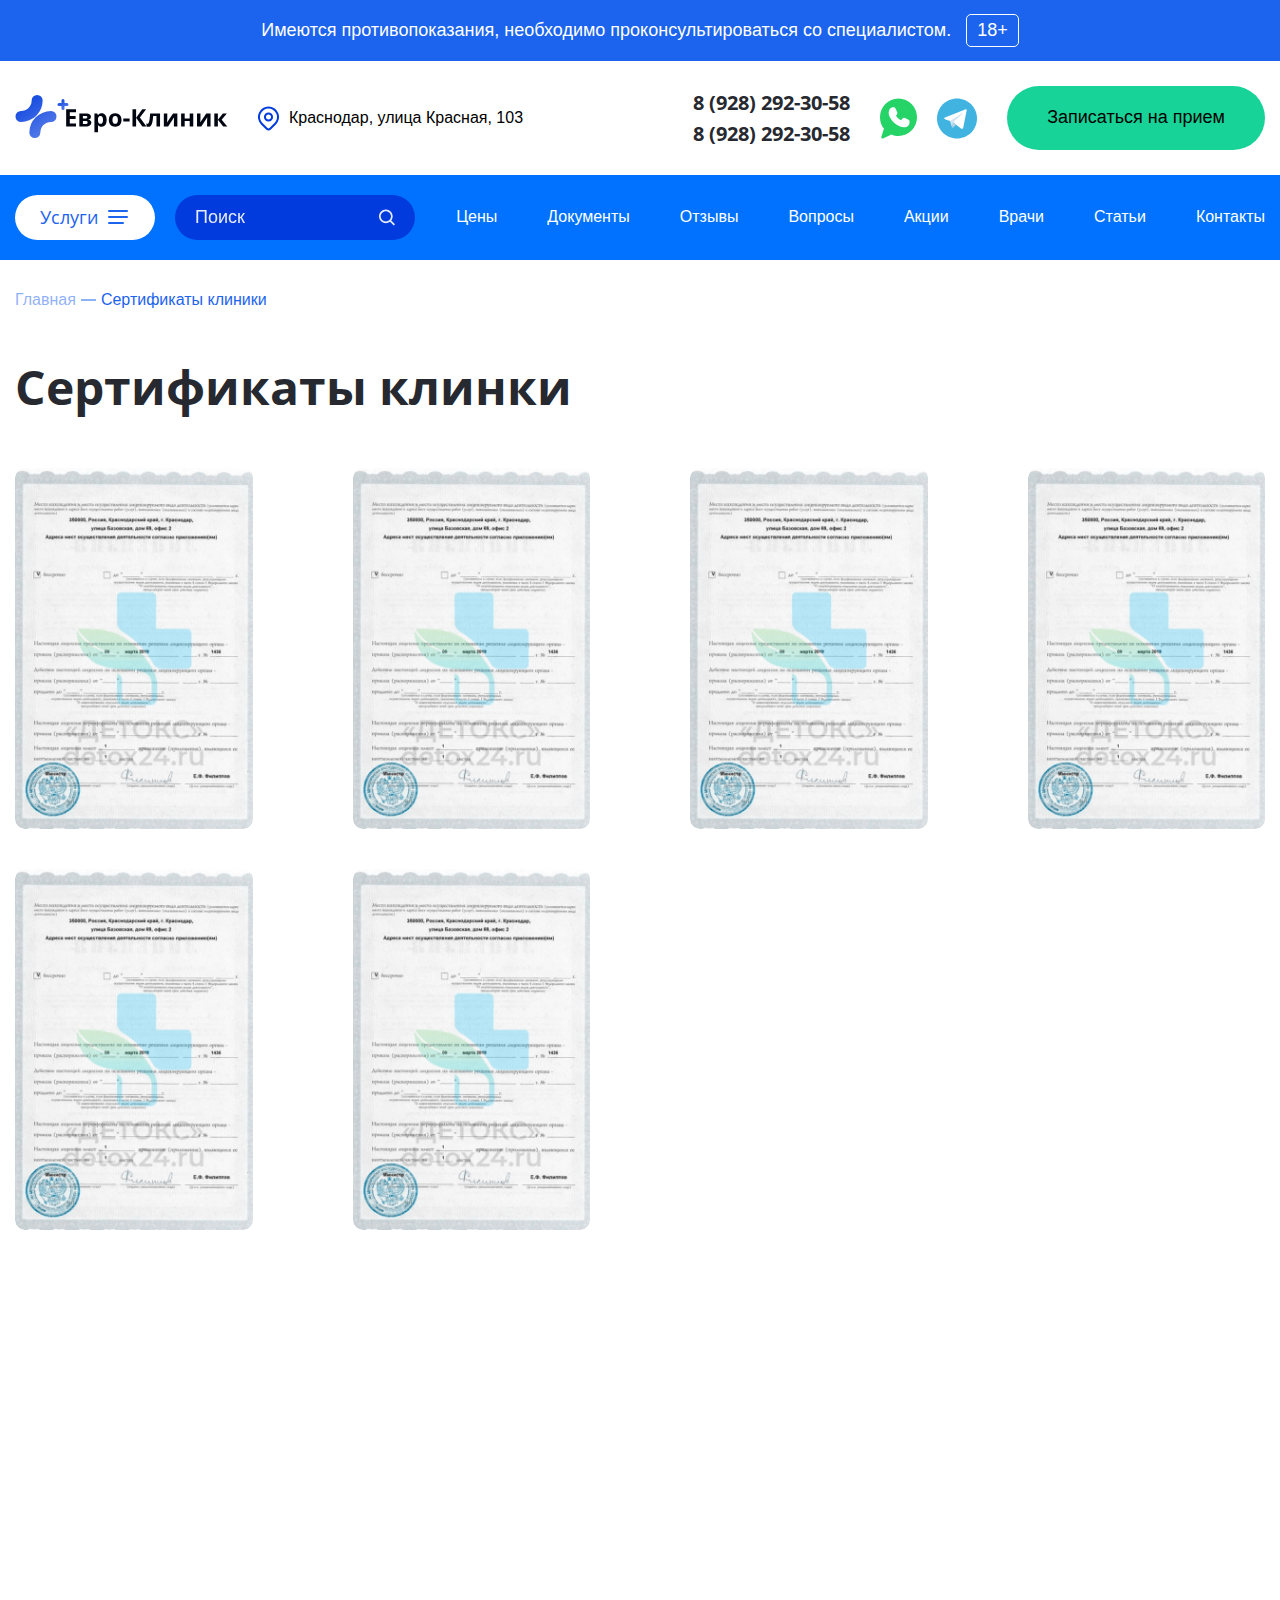
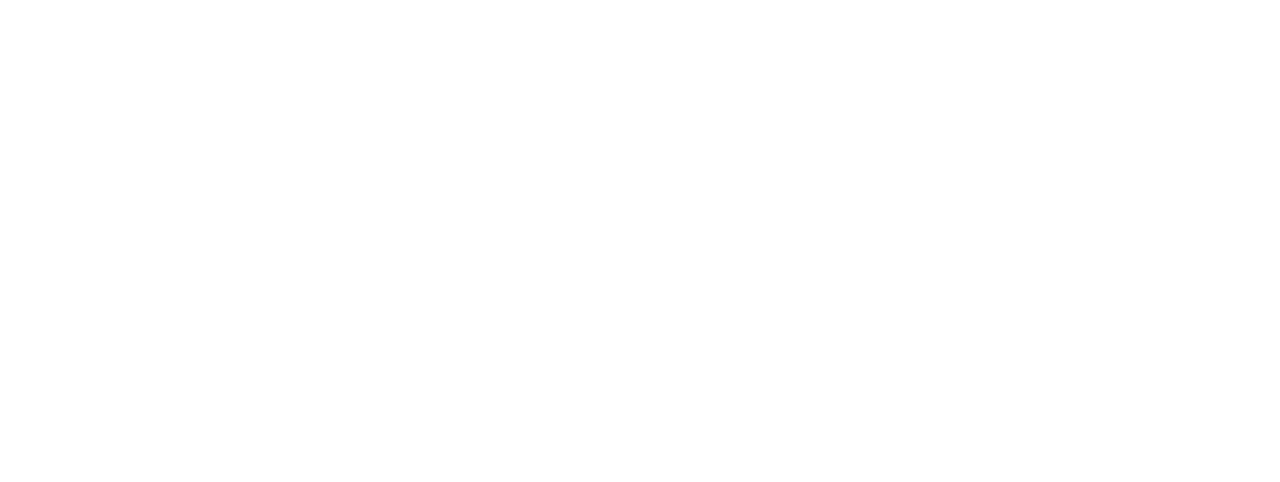
<file: documents.html>
<!DOCTYPE html>
<html lang="ru">

<head>
    <meta charset="UTF-8">
    <meta name="viewport" content="width=device-width, initial-scale=1.0">
    <link rel="stylesheet" href="assets/css/normalize.css">
    <link rel="stylesheet" href="assets/css/build/aos.css">
    <link rel="stylesheet" href="assets/css/build/swiper.css">
    <link rel="stylesheet" href="assets/css/build/fancybox.css">
    <link rel="stylesheet" href="assets/css/style.css">
    <script defer src="assets/js/build/mask.js"></script>
    <script defer src="assets/js/build/aos.js"></script>
    <script defer src="assets/js/build/swiper.js"></script>
    <script defer src="assets/js/build/fancybox.js"></script>
    <script defer src="assets/js/main.js"></script>
    <title>Документы</title>
</head>

<body>
    <div class="contraindications">
        <div class="contraindications__container container">
            <p class="contraindications__text">
                Имеются противопоказания, необходимо проконсультироваться со специалистом.&nbsp;<span
                    class="contraindications__decor">18+</span>
            </p>
        </div>
    </div>
    <header class="header">
        <div class="header__top">
            <div class="header__top-container container">
                <div class="header__top-item">
                    <a href="/" class="header__logo logo">
                        <picture class="logo__picture">
                            <img src="assets/img/logo.svg" alt="" class="logo__img">
                        </picture>
                    </a>
                    <div class="header__top-item-wrapper">
                        <button class="header__address popup-btn" data-path="city">
                            <svg class="header__address-icon" width="21" height="25" viewBox="0 0 21 25" fill="none"
                                xmlns="http://www.w3.org/2000/svg">
                                <path
                                    d="M6.9375 11.021C6.9375 11.968 7.31283 12.8761 7.98093 13.5457C8.64903 14.2153 9.55517 14.5915 10.5 14.5915C11.4448 14.5915 12.351 14.2153 13.0191 13.5457C13.6872 12.8761 14.0625 11.968 14.0625 11.021C14.0625 10.074 13.6872 9.16587 13.0191 8.49627C12.351 7.82667 11.4448 7.45049 10.5 7.45049C9.55517 7.45049 8.64903 7.82667 7.98093 8.49627C7.31283 9.16587 6.9375 10.074 6.9375 11.021Z"
                                    stroke="#013BDD" stroke-width="2" stroke-linecap="round" stroke-linejoin="round" />
                                <path
                                    d="M17.2177 17.7538L12.1791 22.8037C11.7338 23.2495 11.1301 23.5 10.5006 23.5C9.87112 23.5 9.26739 23.2495 8.82206 22.8037L3.78232 17.7538C2.45377 16.4222 1.54903 14.7256 1.18251 12.8787C0.815988 11.0317 1.00415 9.11734 1.7232 7.37757C2.44224 5.6378 3.65988 4.1508 5.22214 3.1046C6.78439 2.0584 8.6211 1.5 10.5 1.5C12.3789 1.5 14.2156 2.0584 15.7779 3.1046C17.3401 4.1508 18.5578 5.6378 19.2768 7.37757C19.9959 9.11734 20.184 11.0317 19.8175 12.8787C19.451 14.7256 18.5462 16.4222 17.2177 17.7538Z"
                                    stroke="#013BDD" stroke-width="2" stroke-linecap="round" stroke-linejoin="round" />
                            </svg>
                            <p class="header__address-text">
                                Краснодар, улица Красная, 103
                            </p>
                        </button>
                        <a href="tel:89282923058" class="header__phone-mobile">
                            <svg width="21" height="21" viewBox="0 0 21 21" fill="none"
                                xmlns="http://www.w3.org/2000/svg">
                                <path
                                    d="M3.23529 1H7.70588L9.94118 6.58824L7.14706 8.26471C8.34401 10.6917 10.3083 12.656 12.7353 13.8529L14.4118 11.0588L20 13.2941V17.7647C20 18.3575 19.7645 18.9261 19.3453 19.3453C18.9261 19.7645 18.3575 20 17.7647 20C13.4051 19.7351 9.29311 17.8837 6.20469 14.7953C3.11627 11.7069 1.26494 7.59494 1 3.23529C1 2.64246 1.2355 2.0739 1.6547 1.6547C2.0739 1.2355 2.64246 1 3.23529 1Z"
                                    stroke="#1C63EE" stroke-width="2" stroke-linecap="round" stroke-linejoin="round" />
                            </svg>
                        </a>
                        <button class="header__open-menu open-menu">
                            <svg width="40" height="27" viewBox="0 0 40 27" fill="none"
                                xmlns="http://www.w3.org/2000/svg">
                                <rect width="40" height="5" rx="2.5" fill="#1C63EE" />
                                <rect y="11" width="40" height="5" rx="2.5" fill="#1C63EE" />
                                <rect y="22" width="30" height="5" rx="2.5" fill="#1C63EE" />
                            </svg>
                        </button>
                    </div>
                </div>
                <div class="header__top-item">
                    <div class="header__phones">
                        <a href="tel:89282923058" class="header__phone">8 (928) 292-30-58</a>
                        <a href="tel:89282923058" class="header__phone">8 (928) 292-30-58</a>
                    </div>
                    <ul class="header__socials socials">
                        <li class="socials__item social">
                            <a href="#" target="_blank" class="social__link">
                                <svg width="37" height="41" viewBox="0 0 37 41" fill="none"
                                    xmlns="http://www.w3.org/2000/svg">
                                    <path
                                        d="M18.5 0.5C8.26333 0.5 0 8.875 0 19.25C0 23.5 1.35667 27.5 3.94667 30.75L1.35667 38.75C1.23333 39.25 1.35667 39.75 1.72667 40.125C1.85 40.375 2.22 40.5 2.46667 40.5C2.59 40.5 2.83667 40.5 2.96 40.375L11.47 36.5C13.69 37.5 16.0333 38 18.5 38C28.7367 38 37 29.625 37 19.25C37 8.875 28.7367 0.5 18.5 0.5Z"
                                        fill="#25D366" />
                                    <path
                                        d="M29.23 26.125C28.7367 27.625 26.8867 28.875 25.2833 29.125C24.9133 29.25 24.5433 29.25 24.05 29.25C23.0633 29.25 21.5833 29 18.9933 27.875C16.0333 26.625 13.0733 24 10.73 20.625V20.5C9.99 19.375 8.63333 17.25 8.63333 15C8.63333 12.25 9.99 10.875 10.4833 10.25C11.1 9.625 11.9633 9.25 12.95 9.25C13.1967 9.25 13.32 9.25 13.5667 9.25C14.43 9.25 15.0467 9.5 15.6633 10.75L16.1567 11.75C16.5267 12.75 17.02 13.875 17.1433 14C17.5133 14.75 17.5133 15.375 17.1433 16C17.02 16.375 16.7733 16.625 16.5267 16.875C16.4033 17.125 16.28 17.25 16.1567 17.25C16.0333 17.375 16.0333 17.375 15.91 17.5C16.28 18.125 17.02 19.25 18.0067 20.125C19.4867 21.5 20.5967 21.875 21.2133 22.125C21.46 21.875 21.7067 21.375 22.0767 21L22.2 20.75C22.8167 19.875 23.8033 19.625 24.79 20C25.2833 20.25 27.9967 21.5 27.9967 21.5L28.2433 21.625C28.6133 21.875 29.1067 22 29.3533 22.5C29.8467 23.625 29.4767 25.25 29.23 26.125Z"
                                        fill="white" />
                                </svg>
                            </a>
                        </li>
                        <li class="socials__item social">
                            <a href="#" target="_blank" class="social__link">
                                <svg width="40" height="41" viewBox="0 0 40 41" fill="none"
                                    xmlns="http://www.w3.org/2000/svg">
                                    <path
                                        d="M20 0.5C8.95422 0.5 0 9.45422 0 20.5C0 31.5458 8.95422 40.5 20 40.5C31.0458 40.5 40 31.5458 40 20.5C40 9.45422 31.0458 0.5 20 0.5Z"
                                        fill="#40B3E0" />
                                    <path
                                        d="M29.7317 12.0048L26.1595 30.0153C26.1595 30.0153 25.6599 31.2643 24.286 30.6648L16.0426 24.3448L13.0451 22.8961L7.99916 21.1973C7.99916 21.1973 7.22478 20.9226 7.14978 20.3231C7.07494 19.7236 8.02416 19.3989 8.02416 19.3989L28.0829 11.5301C28.0829 11.5301 29.7317 10.8057 29.7317 12.0048Z"
                                        fill="white" />
                                    <path
                                        d="M15.409 29.813C15.409 29.813 15.1684 29.7905 14.8686 28.8412C14.5689 27.892 13.0451 22.896 13.0451 22.896L25.1603 15.2023C25.1603 15.2023 25.8598 14.7776 25.8348 15.2023C25.8348 15.2023 25.9597 15.2771 25.585 15.6268C25.2103 15.9766 16.0676 24.1949 16.0676 24.1949"
                                        fill="#D2E5F1" />
                                    <path
                                        d="M19.2034 26.768L15.9427 29.7408C15.9427 29.7408 15.6879 29.9343 15.409 29.813L16.0334 24.291"
                                        fill="#B5CFE4" />
                                </svg>
                            </a>
                        </li>
                    </ul>
                    <button class="header__btn btn popup-btn" data-path="form">
                        Записаться на прием
                    </button>
                </div>
            </div>
        </div>
        <div class="header__bottom">
            <div class="header__bottom-container container">
                <div class="header__navigation-close">
                    <button class="header__navigation-close-btn close-menu">
                        <svg width="20" height="20" viewBox="0 0 20 20" fill="none" xmlns="http://www.w3.org/2000/svg">
                            <path d="M2 2L18 18M2 18L18 2" stroke="white" stroke-opacity="0.9" stroke-width="4"
                                stroke-linecap="round" />
                        </svg>
                    </button>
                </div>
                <div class="header__navigation">
                    <div class="header__navigation-wrapper">
                        <button class="header__nav-btn">
                            <span class="header__nav-btn-text">
                                Услуги
                            </span>
                            <span class="header__nav-btn-decor">
                                <span class="header__nav-btn-decor-line"></span>
                            </span>
                            <span class="header__nav-btn-arrow">
                                <svg width="12" height="7" viewBox="0 0 12 7" fill="none"
                                    xmlns="http://www.w3.org/2000/svg">
                                    <path
                                        d="M11.1414 0C11.8717 0 12.2531 0.862765 11.8125 1.42015L11.7474 1.49365L6.60443 6.74374C6.45683 6.8944 6.26045 6.9849 6.05214 6.99827C5.84383 7.01165 5.63789 6.94697 5.47297 6.81637L5.3924 6.74374L0.249434 1.49365L0.17829 1.4114L0.132003 1.34402L0.0857164 1.26002L0.0711445 1.22852L0.0480012 1.1699L0.020572 1.07539L0.0120002 1.02902L0.0034288 0.976517L0 0.926641L0 0.823389L0.0042859 0.772639L0.0120002 0.720138L0.020572 0.674637L0.0480012 0.580135L0.0711445 0.521509L0.131146 0.406007L0.186861 0.327255L0.249434 0.25638L0.330007 0.183753L0.396009 0.136503L0.478296 0.0892518L0.509154 0.0743763L0.566584 0.0507505L0.659157 0.0227504L0.704586 0.0140001L0.756016 0.00524971L0.804874 0.0017499L11.1414 0Z"
                                        fill="white" fill-opacity="0.9" />
                                </svg>
                            </span>
                        </button>
                        <div class="header__navigation-dropdown">
                            <ul class="header__navigation-content">
                                <li class="header__navigation-content-item">
                                    <button class="header__navigation-tab">
                                        <span class="header__navigation-tab-icon" data-src="assets/img/icons/menu-1.svg"
                                            style="-webkit-mask-image: url('assets/img/icons/menu-1.svg');mask-image: url('assets/img/icons/menu-1.svg');"></span>
                                        <span class="header__navigation-tab-text">Вывод из запоя</span>
                                        <img src="assets/img/icons/menu-mobile-arrow.svg" alt=""
                                            aria-label="presentation" class="header__navigation-tab-arrow">
                                    </button>
                                    <ul class="header__navigation-list">
                                        <li class="header__navigation-nav-item">
                                            <a href="#" class="header__navigation-nav-link">
                                                Вшивание ампулы
                                            </a>
                                        </li>
                                        <li class="header__navigation-nav-item">
                                            <a href="#" class="header__navigation-nav-link">
                                                Кодирование Эспераль
                                            </a>
                                        </li>
                                        <li class="header__navigation-nav-item">
                                            <a href="#" class="header__navigation-nav-link">
                                                Принудительное кодирование
                                            </a>
                                        </li>
                                        <li class="header__navigation-nav-item">
                                            <a href="#" class="header__navigation-nav-link">
                                                Кодирование на дому
                                            </a>
                                        </li>
                                        <li class="header__navigation-nav-item">
                                            <a href="#" class="header__navigation-nav-link">
                                                Кодирование уколом
                                            </a>
                                        </li>
                                        <li class="header__navigation-nav-item">
                                            <a href="#" class="header__navigation-nav-link">
                                                Анонимное кодирование
                                            </a>
                                        </li>
                                        <li class="header__navigation-nav-item">
                                            <a href="#" class="header__navigation-nav-link">
                                                Кодирование по методу Довженко
                                            </a>
                                        </li>
                                        <li class="header__navigation-nav-item">
                                            <a href="#" class="header__navigation-nav-link">
                                                Кодирование гипнозом
                                            </a>
                                        </li>
                                        <li class="header__navigation-nav-item">
                                            <a href="#" class="header__navigation-nav-link">
                                                Вшивание ампулы
                                            </a>
                                        </li>
                                        <li class="header__navigation-nav-item">
                                            <a href="#" class="header__navigation-nav-link">
                                                Вшивание ампулы
                                            </a>
                                        </li>
                                        <li class="header__navigation-nav-item">
                                            <a href="#" class="header__navigation-nav-link">
                                                Вшивание ампулы
                                            </a>
                                        </li>
                                        <li class="header__navigation-nav-item">
                                            <a href="#" class="header__navigation-nav-link">
                                                Вшивание ампулы
                                            </a>
                                        </li>
                                        <li class="header__navigation-nav-item">
                                            <a href="#" class="header__navigation-nav-link">
                                                Вшивание ампулы
                                            </a>
                                        </li>
                                        <li class="header__navigation-nav-item">
                                            <a href="#" class="header__navigation-nav-link">
                                                Вшивание ампулы
                                            </a>
                                        </li>
                                        <li class="header__navigation-nav-item">
                                            <a href="#" class="header__navigation-nav-link">
                                                Вшивание ампулы
                                            </a>
                                        </li>
                                    </ul>
                                </li>
                                <li class="header__navigation-content-item">
                                    <button class="header__navigation-tab">
                                        <span class="header__navigation-tab-icon" data-src="assets/img/icons/menu-2.svg"
                                            style="-webkit-mask-image: url('assets/img/icons/menu-2.svg');mask-image: url('assets/img/icons/menu-2.svg');"></span>
                                        <span class="header__navigation-tab-text">Лечение алкоголизма</span>
                                        <img src="assets/img/icons/menu-mobile-arrow.svg" alt=""
                                            aria-label="presentation" class="header__navigation-tab-arrow">
                                    </button>
                                    <ul class="header__navigation-list">
                                        <li class="header__navigation-nav-item">
                                            <a href="#" class="header__navigation-nav-link">
                                                Вшивание ампулы
                                            </a>
                                        </li>
                                        <li class="header__navigation-nav-item">
                                            <a href="#" class="header__navigation-nav-link">
                                                Кодирование Эспераль
                                            </a>
                                        </li>
                                        <li class="header__navigation-nav-item">
                                            <a href="#" class="header__navigation-nav-link">
                                                Принудительное кодирование
                                            </a>
                                        </li>
                                        <li class="header__navigation-nav-item">
                                            <a href="#" class="header__navigation-nav-link">
                                                Кодирование на дому
                                            </a>
                                        </li>
                                        <li class="header__navigation-nav-item">
                                            <a href="#" class="header__navigation-nav-link">
                                                Кодирование уколом
                                            </a>
                                        </li>
                                        <li class="header__navigation-nav-item">
                                            <a href="#" class="header__navigation-nav-link">
                                                Анонимное кодирование
                                            </a>
                                        </li>
                                        <li class="header__navigation-nav-item">
                                            <a href="#" class="header__navigation-nav-link">
                                                Кодирование по методу Довженко
                                            </a>
                                        </li>
                                        <li class="header__navigation-nav-item">
                                            <a href="#" class="header__navigation-nav-link">
                                                Кодирование гипнозом
                                            </a>
                                        </li>
                                        <li class="header__navigation-nav-item">
                                            <a href="#" class="header__navigation-nav-link">
                                                Вшивание ампулы
                                            </a>
                                        </li>
                                        <li class="header__navigation-nav-item">
                                            <a href="#" class="header__navigation-nav-link">
                                                Вшивание ампулы
                                            </a>
                                        </li>
                                        <li class="header__navigation-nav-item">
                                            <a href="#" class="header__navigation-nav-link">
                                                Вшивание ампулы
                                            </a>
                                        </li>
                                        <li class="header__navigation-nav-item">
                                            <a href="#" class="header__navigation-nav-link">
                                                Вшивание ампулы
                                            </a>
                                        </li>
                                        <li class="header__navigation-nav-item">
                                            <a href="#" class="header__navigation-nav-link">
                                                Вшивание ампулы
                                            </a>
                                        </li>
                                        <li class="header__navigation-nav-item">
                                            <a href="#" class="header__navigation-nav-link">
                                                Вшивание ампулы
                                            </a>
                                        </li>
                                        <li class="header__navigation-nav-item">
                                            <a href="#" class="header__navigation-nav-link">
                                                Вшивание ампулы
                                            </a>
                                        </li>
                                        <li class="header__navigation-nav-item">
                                            <a href="#" class="header__navigation-nav-link">
                                                Вшивание ампулы
                                            </a>
                                        </li>
                                        <li class="header__navigation-nav-item">
                                            <a href="#" class="header__navigation-nav-link">
                                                Кодирование Эспераль
                                            </a>
                                        </li>
                                        <li class="header__navigation-nav-item">
                                            <a href="#" class="header__navigation-nav-link">
                                                Принудительное кодирование
                                            </a>
                                        </li>
                                        <li class="header__navigation-nav-item">
                                            <a href="#" class="header__navigation-nav-link">
                                                Кодирование на дому
                                            </a>
                                        </li>
                                        <li class="header__navigation-nav-item">
                                            <a href="#" class="header__navigation-nav-link">
                                                Кодирование уколом
                                            </a>
                                        </li>
                                        <li class="header__navigation-nav-item">
                                            <a href="#" class="header__navigation-nav-link">
                                                Анонимное кодирование
                                            </a>
                                        </li>
                                        <li class="header__navigation-nav-item">
                                            <a href="#" class="header__navigation-nav-link">
                                                Кодирование по методу Довженко
                                            </a>
                                        </li>
                                        <li class="header__navigation-nav-item">
                                            <a href="#" class="header__navigation-nav-link">
                                                Кодирование гипнозом
                                            </a>
                                        </li>
                                        <li class="header__navigation-nav-item">
                                            <a href="#" class="header__navigation-nav-link">
                                                Вшивание ампулы
                                            </a>
                                        </li>
                                        <li class="header__navigation-nav-item">
                                            <a href="#" class="header__navigation-nav-link">
                                                Вшивание ампулы
                                            </a>
                                        </li>
                                        <li class="header__navigation-nav-item">
                                            <a href="#" class="header__navigation-nav-link">
                                                Вшивание ампулы
                                            </a>
                                        </li>
                                        <li class="header__navigation-nav-item">
                                            <a href="#" class="header__navigation-nav-link">
                                                Вшивание ампулы
                                            </a>
                                        </li>
                                        <li class="header__navigation-nav-item">
                                            <a href="#" class="header__navigation-nav-link">
                                                Вшивание ампулы
                                            </a>
                                        </li>
                                        <li class="header__navigation-nav-item">
                                            <a href="#" class="header__navigation-nav-link">
                                                Вшивание ампулы
                                            </a>
                                        </li>
                                        <li class="header__navigation-nav-item">
                                            <a href="#" class="header__navigation-nav-link">
                                                Вшивание ампулы
                                            </a>
                                        </li>
                                        <li class="header__navigation-nav-item">
                                            <a href="#" class="header__navigation-nav-link">
                                                Вшивание ампулы
                                            </a>
                                        </li>
                                        <li class="header__navigation-nav-item">
                                            <a href="#" class="header__navigation-nav-link">
                                                Кодирование Эспераль
                                            </a>
                                        </li>
                                        <li class="header__navigation-nav-item">
                                            <a href="#" class="header__navigation-nav-link">
                                                Принудительное кодирование
                                            </a>
                                        </li>
                                        <li class="header__navigation-nav-item">
                                            <a href="#" class="header__navigation-nav-link">
                                                Кодирование на дому
                                            </a>
                                        </li>
                                        <li class="header__navigation-nav-item">
                                            <a href="#" class="header__navigation-nav-link">
                                                Кодирование уколом
                                            </a>
                                        </li>
                                        <li class="header__navigation-nav-item">
                                            <a href="#" class="header__navigation-nav-link">
                                                Анонимное кодирование
                                            </a>
                                        </li>
                                        <li class="header__navigation-nav-item">
                                            <a href="#" class="header__navigation-nav-link">
                                                Кодирование по методу Довженко
                                            </a>
                                        </li>
                                        <li class="header__navigation-nav-item">
                                            <a href="#" class="header__navigation-nav-link">
                                                Кодирование гипнозом
                                            </a>
                                        </li>
                                        <li class="header__navigation-nav-item">
                                            <a href="#" class="header__navigation-nav-link">
                                                Вшивание ампулы
                                            </a>
                                        </li>
                                        <li class="header__navigation-nav-item">
                                            <a href="#" class="header__navigation-nav-link">
                                                Вшивание ампулы
                                            </a>
                                        </li>
                                        <li class="header__navigation-nav-item">
                                            <a href="#" class="header__navigation-nav-link">
                                                Вшивание ампулы
                                            </a>
                                        </li>
                                        <li class="header__navigation-nav-item">
                                            <a href="#" class="header__navigation-nav-link">
                                                Вшивание ампулы
                                            </a>
                                        </li>
                                        <li class="header__navigation-nav-item">
                                            <a href="#" class="header__navigation-nav-link">
                                                Вшивание ампулы
                                            </a>
                                        </li>
                                        <li class="header__navigation-nav-item">
                                            <a href="#" class="header__navigation-nav-link">
                                                Вшивание ампулы
                                            </a>
                                        </li>
                                        <li class="header__navigation-nav-item">
                                            <a href="#" class="header__navigation-nav-link">
                                                Вшивание ампулы
                                            </a>
                                        </li>
                                        <li class="header__navigation-nav-item">
                                            <a href="#" class="header__navigation-nav-link">
                                                Вшивание ампулы
                                            </a>
                                        </li>
                                        <li class="header__navigation-nav-item">
                                            <a href="#" class="header__navigation-nav-link">
                                                Кодирование Эспераль
                                            </a>
                                        </li>
                                        <li class="header__navigation-nav-item">
                                            <a href="#" class="header__navigation-nav-link">
                                                Принудительное кодирование
                                            </a>
                                        </li>
                                        <li class="header__navigation-nav-item">
                                            <a href="#" class="header__navigation-nav-link">
                                                Кодирование на дому
                                            </a>
                                        </li>
                                        <li class="header__navigation-nav-item">
                                            <a href="#" class="header__navigation-nav-link">
                                                Кодирование уколом
                                            </a>
                                        </li>
                                        <li class="header__navigation-nav-item">
                                            <a href="#" class="header__navigation-nav-link">
                                                Анонимное кодирование
                                            </a>
                                        </li>
                                        <li class="header__navigation-nav-item">
                                            <a href="#" class="header__navigation-nav-link">
                                                Кодирование по методу Довженко
                                            </a>
                                        </li>
                                        <li class="header__navigation-nav-item">
                                            <a href="#" class="header__navigation-nav-link">
                                                Кодирование гипнозом
                                            </a>
                                        </li>
                                        <li class="header__navigation-nav-item">
                                            <a href="#" class="header__navigation-nav-link">
                                                Вшивание ампулы
                                            </a>
                                        </li>
                                        <li class="header__navigation-nav-item">
                                            <a href="#" class="header__navigation-nav-link">
                                                Вшивание ампулы
                                            </a>
                                        </li>
                                        <li class="header__navigation-nav-item">
                                            <a href="#" class="header__navigation-nav-link">
                                                Вшивание ампулы
                                            </a>
                                        </li>
                                        <li class="header__navigation-nav-item">
                                            <a href="#" class="header__navigation-nav-link">
                                                Вшивание ампулы
                                            </a>
                                        </li>
                                        <li class="header__navigation-nav-item">
                                            <a href="#" class="header__navigation-nav-link">
                                                Вшивание ампулы
                                            </a>
                                        </li>
                                        <li class="header__navigation-nav-item">
                                            <a href="#" class="header__navigation-nav-link">
                                                Вшивание ампулы
                                            </a>
                                        </li>
                                        <li class="header__navigation-nav-item">
                                            <a href="#" class="header__navigation-nav-link">
                                                Вшивание ампулы
                                            </a>
                                        </li>
                                    </ul>
                                </li>
                                <li class="header__navigation-content-item">
                                    <button class="header__navigation-tab">
                                        <span class="header__navigation-tab-icon" data-src="assets/img/icons/menu-3.svg"
                                            style="-webkit-mask-image: url('assets/img/icons/menu-3.svg');mask-image: url('assets/img/icons/menu-3.svg');"></span>
                                        <span class="header__navigation-tab-text">Кодирование
                                            от алкоголизма</span>
                                        <img src="assets/img/icons/menu-mobile-arrow.svg" alt=""
                                            aria-label="presentation" class="header__navigation-tab-arrow">
                                    </button>
                                    <ul class="header__navigation-list">
                                        <li class="header__navigation-nav-item">
                                            <a href="#" class="header__navigation-nav-link">
                                                Вшивание ампулы
                                            </a>
                                        </li>
                                        <li class="header__navigation-nav-item">
                                            <a href="#" class="header__navigation-nav-link">
                                                Кодирование Эспераль
                                            </a>
                                        </li>
                                        <li class="header__navigation-nav-item">
                                            <a href="#" class="header__navigation-nav-link">
                                                Принудительное кодирование
                                            </a>
                                        </li>
                                        <li class="header__navigation-nav-item">
                                            <a href="#" class="header__navigation-nav-link">
                                                Кодирование на дому
                                            </a>
                                        </li>
                                        <li class="header__navigation-nav-item">
                                            <a href="#" class="header__navigation-nav-link">
                                                Кодирование уколом
                                            </a>
                                        </li>
                                        <li class="header__navigation-nav-item">
                                            <a href="#" class="header__navigation-nav-link">
                                                Анонимное кодирование
                                            </a>
                                        </li>
                                        <li class="header__navigation-nav-item">
                                            <a href="#" class="header__navigation-nav-link">
                                                Кодирование по методу Довженко
                                            </a>
                                        </li>
                                        <li class="header__navigation-nav-item">
                                            <a href="#" class="header__navigation-nav-link">
                                                Кодирование гипнозом
                                            </a>
                                        </li>
                                        <li class="header__navigation-nav-item">
                                            <a href="#" class="header__navigation-nav-link">
                                                Вшивание ампулы
                                            </a>
                                        </li>
                                        <li class="header__navigation-nav-item">
                                            <a href="#" class="header__navigation-nav-link">
                                                Вшивание ампулы
                                            </a>
                                        </li>
                                        <li class="header__navigation-nav-item">
                                            <a href="#" class="header__navigation-nav-link">
                                                Вшивание ампулы
                                            </a>
                                        </li>
                                        <li class="header__navigation-nav-item">
                                            <a href="#" class="header__navigation-nav-link">
                                                Вшивание ампулы
                                            </a>
                                        </li>
                                        <li class="header__navigation-nav-item">
                                            <a href="#" class="header__navigation-nav-link">
                                                Вшивание ампулы
                                            </a>
                                        </li>
                                        <li class="header__navigation-nav-item">
                                            <a href="#" class="header__navigation-nav-link">
                                                Вшивание ампулы
                                            </a>
                                        </li>
                                        <li class="header__navigation-nav-item">
                                            <a href="#" class="header__navigation-nav-link">
                                                Вшивание ампулы
                                            </a>
                                        </li>
                                    </ul>
                                </li>
                                <li class="header__navigation-content-item">
                                    <button class="header__navigation-tab">
                                        <span class="header__navigation-tab-icon" data-src="assets/img/icons/menu-4.svg"
                                            style="-webkit-mask-image: url('assets/img/icons/menu-4.svg');mask-image: url('assets/img/icons/menu-4.svg');"></span>
                                        <span class="header__navigation-tab-text">Наркологическая помощь</span>
                                        <img src="assets/img/icons/menu-mobile-arrow.svg" alt=""
                                            aria-label="presentation" class="header__navigation-tab-arrow">
                                    </button>
                                    <ul class="header__navigation-list">
                                        <li class="header__navigation-nav-item">
                                            <a href="#" class="header__navigation-nav-link">
                                                Вшивание ампулы
                                            </a>
                                        </li>
                                        <li class="header__navigation-nav-item">
                                            <a href="#" class="header__navigation-nav-link">
                                                Кодирование Эспераль
                                            </a>
                                        </li>
                                        <li class="header__navigation-nav-item">
                                            <a href="#" class="header__navigation-nav-link">
                                                Принудительное кодирование
                                            </a>
                                        </li>
                                        <li class="header__navigation-nav-item">
                                            <a href="#" class="header__navigation-nav-link">
                                                Кодирование на дому
                                            </a>
                                        </li>
                                        <li class="header__navigation-nav-item">
                                            <a href="#" class="header__navigation-nav-link">
                                                Кодирование уколом
                                            </a>
                                        </li>
                                        <li class="header__navigation-nav-item">
                                            <a href="#" class="header__navigation-nav-link">
                                                Анонимное кодирование
                                            </a>
                                        </li>
                                        <li class="header__navigation-nav-item">
                                            <a href="#" class="header__navigation-nav-link">
                                                Кодирование по методу Довженко
                                            </a>
                                        </li>
                                        <li class="header__navigation-nav-item">
                                            <a href="#" class="header__navigation-nav-link">
                                                Кодирование гипнозом
                                            </a>
                                        </li>
                                        <li class="header__navigation-nav-item">
                                            <a href="#" class="header__navigation-nav-link">
                                                Вшивание ампулы
                                            </a>
                                        </li>
                                        <li class="header__navigation-nav-item">
                                            <a href="#" class="header__navigation-nav-link">
                                                Вшивание ампулы
                                            </a>
                                        </li>
                                        <li class="header__navigation-nav-item">
                                            <a href="#" class="header__navigation-nav-link">
                                                Вшивание ампулы
                                            </a>
                                        </li>
                                        <li class="header__navigation-nav-item">
                                            <a href="#" class="header__navigation-nav-link">
                                                Вшивание ампулы
                                            </a>
                                        </li>
                                        <li class="header__navigation-nav-item">
                                            <a href="#" class="header__navigation-nav-link">
                                                Вшивание ампулы
                                            </a>
                                        </li>
                                        <li class="header__navigation-nav-item">
                                            <a href="#" class="header__navigation-nav-link">
                                                Вшивание ампулы
                                            </a>
                                        </li>
                                        <li class="header__navigation-nav-item">
                                            <a href="#" class="header__navigation-nav-link">
                                                Вшивание ампулы
                                            </a>
                                        </li>
                                    </ul>
                                </li>
                                <li class="header__navigation-content-item">
                                    <button class="header__navigation-tab">
                                        <span class="header__navigation-tab-icon" data-src="assets/img/icons/menu-5.svg"
                                            style="-webkit-mask-image: url('assets/img/icons/menu-5.svg');mask-image: url('assets/img/icons/menu-5.svg');"></span>
                                        <span class="header__navigation-tab-text">Лечение наркомании</span>
                                        <img src="assets/img/icons/menu-mobile-arrow.svg" alt=""
                                            aria-label="presentation" class="header__navigation-tab-arrow">
                                    </button>
                                    <ul class="header__navigation-list">
                                        <li class="header__navigation-nav-item">
                                            <a href="#" class="header__navigation-nav-link">
                                                Вшивание ампулы
                                            </a>
                                        </li>
                                        <li class="header__navigation-nav-item">
                                            <a href="#" class="header__navigation-nav-link">
                                                Кодирование Эспераль
                                            </a>
                                        </li>
                                        <li class="header__navigation-nav-item">
                                            <a href="#" class="header__navigation-nav-link">
                                                Принудительное кодирование
                                            </a>
                                        </li>
                                        <li class="header__navigation-nav-item">
                                            <a href="#" class="header__navigation-nav-link">
                                                Кодирование на дому
                                            </a>
                                        </li>
                                        <li class="header__navigation-nav-item">
                                            <a href="#" class="header__navigation-nav-link">
                                                Кодирование уколом
                                            </a>
                                        </li>
                                        <li class="header__navigation-nav-item">
                                            <a href="#" class="header__navigation-nav-link">
                                                Анонимное кодирование
                                            </a>
                                        </li>
                                        <li class="header__navigation-nav-item">
                                            <a href="#" class="header__navigation-nav-link">
                                                Кодирование по методу Довженко
                                            </a>
                                        </li>
                                        <li class="header__navigation-nav-item">
                                            <a href="#" class="header__navigation-nav-link">
                                                Кодирование гипнозом
                                            </a>
                                        </li>
                                        <li class="header__navigation-nav-item">
                                            <a href="#" class="header__navigation-nav-link">
                                                Вшивание ампулы
                                            </a>
                                        </li>
                                        <li class="header__navigation-nav-item">
                                            <a href="#" class="header__navigation-nav-link">
                                                Вшивание ампулы
                                            </a>
                                        </li>
                                        <li class="header__navigation-nav-item">
                                            <a href="#" class="header__navigation-nav-link">
                                                Вшивание ампулы
                                            </a>
                                        </li>
                                        <li class="header__navigation-nav-item">
                                            <a href="#" class="header__navigation-nav-link">
                                                Вшивание ампулы
                                            </a>
                                        </li>
                                        <li class="header__navigation-nav-item">
                                            <a href="#" class="header__navigation-nav-link">
                                                Вшивание ампулы
                                            </a>
                                        </li>
                                        <li class="header__navigation-nav-item">
                                            <a href="#" class="header__navigation-nav-link">
                                                Вшивание ампулы
                                            </a>
                                        </li>
                                        <li class="header__navigation-nav-item">
                                            <a href="#" class="header__navigation-nav-link">
                                                Вшивание ампулы
                                            </a>
                                        </li>
                                    </ul>
                                </li>
                                <li class="header__navigation-content-item">
                                    <button class="header__navigation-tab">
                                        <span class="header__navigation-tab-icon" data-src="assets/img/icons/menu-6.svg"
                                            style="-webkit-mask-image: url('assets/img/icons/menu-6.svg');mask-image: url('assets/img/icons/menu-6.svg');"></span>
                                        <span class="header__navigation-tab-text">Реабилитационный центр</span>
                                        <img src="assets/img/icons/menu-mobile-arrow.svg" alt=""
                                            aria-label="presentation" class="header__navigation-tab-arrow">
                                    </button>
                                    <ul class="header__navigation-list">
                                        <li class="header__navigation-nav-item">
                                            <a href="#" class="header__navigation-nav-link">
                                                Вшивание ампулы
                                            </a>
                                        </li>
                                        <li class="header__navigation-nav-item">
                                            <a href="#" class="header__navigation-nav-link">
                                                Кодирование Эспераль
                                            </a>
                                        </li>
                                        <li class="header__navigation-nav-item">
                                            <a href="#" class="header__navigation-nav-link">
                                                Принудительное кодирование
                                            </a>
                                        </li>
                                        <li class="header__navigation-nav-item">
                                            <a href="#" class="header__navigation-nav-link">
                                                Кодирование на дому
                                            </a>
                                        </li>
                                        <li class="header__navigation-nav-item">
                                            <a href="#" class="header__navigation-nav-link">
                                                Кодирование уколом
                                            </a>
                                        </li>
                                        <li class="header__navigation-nav-item">
                                            <a href="#" class="header__navigation-nav-link">
                                                Анонимное кодирование
                                            </a>
                                        </li>
                                        <li class="header__navigation-nav-item">
                                            <a href="#" class="header__navigation-nav-link">
                                                Кодирование по методу Довженко
                                            </a>
                                        </li>
                                        <li class="header__navigation-nav-item">
                                            <a href="#" class="header__navigation-nav-link">
                                                Кодирование гипнозом
                                            </a>
                                        </li>
                                        <li class="header__navigation-nav-item">
                                            <a href="#" class="header__navigation-nav-link">
                                                Вшивание ампулы
                                            </a>
                                        </li>
                                        <li class="header__navigation-nav-item">
                                            <a href="#" class="header__navigation-nav-link">
                                                Вшивание ампулы
                                            </a>
                                        </li>
                                        <li class="header__navigation-nav-item">
                                            <a href="#" class="header__navigation-nav-link">
                                                Вшивание ампулы
                                            </a>
                                        </li>
                                        <li class="header__navigation-nav-item">
                                            <a href="#" class="header__navigation-nav-link">
                                                Вшивание ампулы
                                            </a>
                                        </li>
                                        <li class="header__navigation-nav-item">
                                            <a href="#" class="header__navigation-nav-link">
                                                Вшивание ампулы
                                            </a>
                                        </li>
                                        <li class="header__navigation-nav-item">
                                            <a href="#" class="header__navigation-nav-link">
                                                Вшивание ампулы
                                            </a>
                                        </li>
                                        <li class="header__navigation-nav-item">
                                            <a href="#" class="header__navigation-nav-link">
                                                Вшивание ампулы
                                            </a>
                                        </li>
                                    </ul>
                                </li>
                            </ul>
                        </div>
                    </div>
                    <form action="/search/" method="post" class="header__search search">
                        <label class="search__item">
                            <input name="s" type="text" class="search__input" placeholder="Поиск">
                        </label>
                        <button type="submit" class="search__btn"></button>
                    </form>
                </div>
                <nav class="header__menu menu">
                    <ul class="menu__list">
                        <li class="menu__item">
                            <a href="#" class="menu__link">
                                Цены
                            </a>
                        </li>
                        <li class="menu__item">
                            <a href="#" class="menu__link">
                                Документы
                            </a>
                        </li>
                        <li class="menu__item">
                            <a href="#" class="menu__link">
                                Отзывы
                            </a>
                        </li>
                        <li class="menu__item">
                            <a href="#" class="menu__link">
                                Вопросы
                            </a>
                        </li>
                        <li class="menu__item">
                            <a href="#" class="menu__link">
                                Акции
                            </a>
                        </li>
                        <li class="menu__item">
                            <a href="#" class="menu__link">
                                Врачи
                            </a>
                        </li>
                        <li class="menu__item">
                            <a href="#" class="menu__link">
                                Статьи
                            </a>
                        </li>
                        <li class="menu__item">
                            <a href="#" class="menu__link">
                                Контакты
                            </a>
                        </li>
                    </ul>
                </nav>
                <div class="header__bottom-mobile">
                    <button class="header__mobile-btn btn popup-btn" data-path="form">
                        Записаться на прием
                    </button>
                    <div class="header__mobile-wrapper">
                        <div class="header__mobile-connection">
                            <button class="header__mobile-address popup-btn" data-path="city">
                                <svg class="header__mobile-address-icon" width="18" height="21" viewBox="0 0 18 21"
                                    fill="none" xmlns="http://www.w3.org/2000/svg">
                                    <path
                                        d="M6 9.28991C6 10.0647 6.31607 10.8077 6.87868 11.3556C7.44129 11.9034 8.20435 12.2112 9 12.2112C9.79565 12.2112 10.5587 11.9034 11.1213 11.3556C11.6839 10.8077 12 10.0647 12 9.28991C12 8.51513 11.6839 7.77208 11.1213 7.22422C10.5587 6.67637 9.79565 6.36859 9 6.36859C8.20435 6.36859 7.44129 6.67637 6.87868 7.22422C6.31607 7.77208 6 8.51513 6 9.28991Z"
                                        stroke="white" stroke-opacity="0.9" stroke-width="2" stroke-linecap="round"
                                        stroke-linejoin="round" />
                                    <path
                                        d="M14.657 14.7985L10.414 18.9303C10.039 19.2951 9.53058 19.5 9.0005 19.5C8.47042 19.5 7.96201 19.2951 7.587 18.9303L3.343 14.7985C2.22422 13.7091 1.46234 12.321 1.15369 10.8098C0.845043 9.2987 1.00349 7.73237 1.60901 6.30892C2.21452 4.88547 3.2399 3.66884 4.55548 2.81286C5.87107 1.95688 7.41777 1.5 9 1.5C10.5822 1.5 12.1289 1.95688 13.4445 2.81286C14.7601 3.66884 15.7855 4.88547 16.391 6.30892C16.9965 7.73237 17.155 9.2987 16.8463 10.8098C16.5377 12.321 15.7758 13.7091 14.657 14.7985Z"
                                        stroke="white" stroke-opacity="0.9" stroke-width="2" stroke-linecap="round"
                                        stroke-linejoin="round" />
                                </svg>
                                <span class="header__mobile-address-text">
                                    Краснодар
                                </span>
                            </button>
                            <div class="header__mobile-phones">
                                <a href="tel:89282923058" class="header__mobile-phone">8 (928) 292-30-58</a>
                                <a href="tel:89282923058" class="header__mobile-phone">8 (928) 292-30-58</a>
                            </div>
                        </div>
                        <ul class="header__mobile-socials socials">
                            <li class="socials__item social">
                                <a href="#" target="_blank" class="social__link">
                                    <svg width="37" height="41" viewBox="0 0 37 41" fill="none"
                                        xmlns="http://www.w3.org/2000/svg">
                                        <path
                                            d="M18.5 0.5C8.26333 0.5 0 8.875 0 19.25C0 23.5 1.35667 27.5 3.94667 30.75L1.35667 38.75C1.23333 39.25 1.35667 39.75 1.72667 40.125C1.85 40.375 2.22 40.5 2.46667 40.5C2.59 40.5 2.83667 40.5 2.96 40.375L11.47 36.5C13.69 37.5 16.0333 38 18.5 38C28.7367 38 37 29.625 37 19.25C37 8.875 28.7367 0.5 18.5 0.5Z"
                                            fill="#25D366" />
                                        <path
                                            d="M29.23 26.125C28.7367 27.625 26.8867 28.875 25.2833 29.125C24.9133 29.25 24.5433 29.25 24.05 29.25C23.0633 29.25 21.5833 29 18.9933 27.875C16.0333 26.625 13.0733 24 10.73 20.625V20.5C9.99 19.375 8.63333 17.25 8.63333 15C8.63333 12.25 9.99 10.875 10.4833 10.25C11.1 9.625 11.9633 9.25 12.95 9.25C13.1967 9.25 13.32 9.25 13.5667 9.25C14.43 9.25 15.0467 9.5 15.6633 10.75L16.1567 11.75C16.5267 12.75 17.02 13.875 17.1433 14C17.5133 14.75 17.5133 15.375 17.1433 16C17.02 16.375 16.7733 16.625 16.5267 16.875C16.4033 17.125 16.28 17.25 16.1567 17.25C16.0333 17.375 16.0333 17.375 15.91 17.5C16.28 18.125 17.02 19.25 18.0067 20.125C19.4867 21.5 20.5967 21.875 21.2133 22.125C21.46 21.875 21.7067 21.375 22.0767 21L22.2 20.75C22.8167 19.875 23.8033 19.625 24.79 20C25.2833 20.25 27.9967 21.5 27.9967 21.5L28.2433 21.625C28.6133 21.875 29.1067 22 29.3533 22.5C29.8467 23.625 29.4767 25.25 29.23 26.125Z"
                                            fill="white" />
                                    </svg>
                                </a>
                            </li>
                            <li class="socials__item social">
                                <a href="#" target="_blank" class="social__link">
                                    <svg width="40" height="41" viewBox="0 0 40 41" fill="none"
                                        xmlns="http://www.w3.org/2000/svg">
                                        <path
                                            d="M20 0.5C8.95422 0.5 0 9.45422 0 20.5C0 31.5458 8.95422 40.5 20 40.5C31.0458 40.5 40 31.5458 40 20.5C40 9.45422 31.0458 0.5 20 0.5Z"
                                            fill="#40B3E0" />
                                        <path
                                            d="M29.7317 12.0048L26.1595 30.0153C26.1595 30.0153 25.6599 31.2643 24.286 30.6648L16.0426 24.3448L13.0451 22.8961L7.99916 21.1973C7.99916 21.1973 7.22478 20.9226 7.14978 20.3231C7.07494 19.7236 8.02416 19.3989 8.02416 19.3989L28.0829 11.5301C28.0829 11.5301 29.7317 10.8057 29.7317 12.0048Z"
                                            fill="white" />
                                        <path
                                            d="M15.409 29.813C15.409 29.813 15.1684 29.7905 14.8686 28.8412C14.5689 27.892 13.0451 22.896 13.0451 22.896L25.1603 15.2023C25.1603 15.2023 25.8598 14.7776 25.8348 15.2023C25.8348 15.2023 25.9597 15.2771 25.585 15.6268C25.2103 15.9766 16.0676 24.1949 16.0676 24.1949"
                                            fill="#D2E5F1" />
                                        <path
                                            d="M19.2034 26.768L15.9427 29.7408C15.9427 29.7408 15.6879 29.9343 15.409 29.813L16.0334 24.291"
                                            fill="#B5CFE4" />
                                    </svg>
                                </a>
                            </li>
                        </ul>
                    </div>
                </div>
            </div>
        </div>
    </header>
    <main class="main">
        <div class="container">
            <ul class="breadcrumbs">
                <li class="breadcrumbs__item">
                    <a href="#" class="breadcrumbs__link">
                        Главная
                    </a>
                </li>
                <li class="breadcrumbs__item">
                    <span class="breadcrumbs__link breadcrumbs__link_active">
                        Сертификаты клиники
                    </span>
                </li>
            </ul>
        </div>
        <section class="documents-page section-offset">
            <div class="documents-page__container container">
                <h1 class="documents-page__title section-title">
                    Сертификаты клинки
                </h1>
                <div class="documents-page__wrapper grid-4-40-100">
                    <a href="assets/img/sections/documents/1.png"
                        class="documents-page__item document photo-zoom" data-fancybox="documents" data-aos="fade-up" data-aos-duration="600">
                        <img src="assets/img/sections/documents/1.png" alt="" class="document__img">
                    </a>
                    <a href="assets/img/sections/documents/1.png"
                        class="documents-page__item document photo-zoom" data-fancybox="documents" data-aos="fade-up" data-aos-duration="600">
                        <img src="assets/img/sections/documents/1.png" alt="" class="document__img">
                    </a>
                    <a href="assets/img/sections/documents/1.png"
                        class="documents-page__item document photo-zoom" data-fancybox="documents" data-aos="fade-up" data-aos-duration="600">
                        <img src="assets/img/sections/documents/1.png" alt="" class="document__img">
                    </a>
                    <a href="assets/img/sections/documents/1.png"
                        class="documents-page__item document photo-zoom" data-fancybox="documents" data-aos="fade-up" data-aos-duration="600">
                        <img src="assets/img/sections/documents/1.png" alt="" class="document__img">
                    </a>
                    <a href="assets/img/sections/documents/1.png"
                        class="documents-page__item document photo-zoom" data-fancybox="documents" data-aos="fade-up" data-aos-duration="600">
                        <img src="assets/img/sections/documents/1.png" alt="" class="document__img">
                    </a>
                    <a href="assets/img/sections/documents/1.png"
                        class="documents-page__item document photo-zoom" data-fancybox="documents" data-aos="fade-up" data-aos-duration="600">
                        <img src="assets/img/sections/documents/1.png" alt="" class="document__img">
                    </a>
                </div>
            </div>
        </section>
    </main>
    <footer class="footer" data-aos="fade-up" data-aos-duration="600">
        <div class="footer__container container">
            <div class="footer__wrapper">
                <div class="footer__item">
                    <a href="/" class="footer__logo logo">
                        <img src="assets/img/logo-white.svg" alt="" class="footer__img logo__img">
                    </a>
                    <form action="/search/" method="post" class="footer__search search">
                        <label class="search__item">
                            <input name="s" type="text" class="search__input" placeholder="Поиск">
                        </label>
                        <button type="submit" class="search__btn"></button>
                    </form>
                </div>
                <div class="footer__item">
                    <p class="footer__item-title">
                        Наши услуги
                    </p>
                    <ul class="footer__item-list">
                        <li class="footer__item-li">
                            <a href="#" class="footer__item-link">
                                Вывод из запоя
                            </a>
                        </li>
                        <li class="footer__item-li">
                            <a href="#" class="footer__item-link">
                                Лечение алкоголизма
                            </a>
                        </li>
                        <li class="footer__item-li">
                            <a href="#" class="footer__item-link">
                                Кодирование от алкоголизма
                            </a>
                        </li>
                        <li class="footer__item-li">
                            <a href="#" class="footer__item-link">
                                Наркологическая помощь
                            </a>
                        </li>
                        <li class="footer__item-li">
                            <a href="#" class="footer__item-link">
                                Лечение наркомании
                            </a>
                        </li>
                        <li class="footer__item-li">
                            <a href="#" class="footer__item-link">
                                Реабилитационный центр
                            </a>
                        </li>
                    </ul>
                </div>
                <div class="footer__item">
                    <p class="footer__item-title">
                        Полезное
                    </p>
                    <ul class="footer__item-list">
                        <li class="footer__item-li">
                            <a href="#" class="footer__item-link">
                                Документы
                            </a>
                        </li>
                        <li class="footer__item-li">
                            <a href="#" class="footer__item-link">
                                Отзывы
                            </a>
                        </li>
                        <li class="footer__item-li">
                            <a href="#" class="footer__item-link">
                                Вопросы и ответы
                            </a>
                        </li>
                        <li class="footer__item-li">
                            <a href="#" class="footer__item-link">
                                Акции
                            </a>
                        </li>
                        <li class="footer__item-li">
                            <a href="#" class="footer__item-link">
                                Контакты
                            </a>
                        </li>
                    </ul>
                </div>
                <div class="footer__item">
                    <a href="tel:89282923058" class="footer__phone">
                        8 (928) 292-30-58
                    </a>
                    <a href="tel:89282923058" class="footer__phone">
                        8 (928) 292-30-58
                    </a>
                    <button class="footer__btn btn-submit popup-btn" data-path="form">
                        Записаться за прием
                    </button>
                    <div class="footer__socials">
                        <p class="footer__socials-title">
                            Соц. сети и мессенджеры
                        </p>
                        <ul class="footer__socials-list socials">
                            <li class="socials__item social">
                                <a href="#" target="_blank" class="social__link">
                                    <svg width="45" height="45" viewBox="0 0 45 45" fill="none"
                                        xmlns="http://www.w3.org/2000/svg">
                                        <path
                                            d="M31.1531 25.3852C31.1531 25.3852 33.143 27.3492 33.6328 28.2609C33.6469 28.2797 33.6539 28.2984 33.6586 28.3078C33.8578 28.643 33.9047 28.9031 33.8063 29.0977C33.6422 29.4211 33.0797 29.5805 32.8875 29.5945H29.3719C29.1281 29.5945 28.6172 29.5313 27.9984 29.1047C27.5236 28.7725 27.0557 28.2279 26.5995 27.6968L26.5969 27.6937C25.9148 26.9016 25.3242 26.2172 24.7289 26.2172C24.6533 26.2171 24.5781 26.2289 24.5063 26.2523C24.0563 26.3977 23.4797 27.0398 23.4797 28.7508C23.4797 29.2852 23.0578 29.5922 22.7602 29.5922H21.15C20.6016 29.5922 17.7445 29.4 15.2133 26.7305C12.1148 23.4609 9.32578 16.9031 9.30234 16.8422C9.12656 16.418 9.48984 16.1906 9.88594 16.1906H13.4367C13.9102 16.1906 14.0648 16.4789 14.1727 16.7344C14.2992 17.032 14.7633 18.2156 15.525 19.5469C16.7602 21.7172 17.5172 22.5984 18.1242 22.5984C18.238 22.5971 18.3498 22.5681 18.45 22.5141C19.2422 22.0734 19.0945 19.2492 19.0594 18.6633C19.0594 18.5531 19.057 17.4 18.6516 16.8469C18.3609 16.4461 17.8664 16.2937 17.5664 16.2375C17.6878 16.0699 17.8478 15.9341 18.0328 15.8414C18.5766 15.5695 19.5563 15.5297 20.5289 15.5297H21.0703C22.125 15.5437 22.3969 15.6117 22.7789 15.7078C23.5523 15.893 23.5688 16.3922 23.5008 18.1008C23.4797 18.5859 23.4586 19.1344 23.4586 19.7813C23.4586 19.9219 23.4516 20.0719 23.4516 20.2313L23.4514 20.2376C23.428 21.1056 23.4015 22.0885 24.0141 22.493C24.0942 22.5432 24.1867 22.57 24.2813 22.5703C24.4945 22.5703 25.1367 22.5703 26.8758 19.5867C27.4121 18.6264 27.8782 17.6285 28.2703 16.6008C28.3055 16.5398 28.4086 16.3523 28.5305 16.2797C28.6204 16.2338 28.7201 16.2105 28.8211 16.2117H32.9953C33.45 16.2117 33.7617 16.2797 33.8203 16.4555C33.9234 16.7344 33.8016 17.5852 31.8961 20.1656L31.0453 21.2883C29.318 23.5523 29.318 23.6672 31.1531 25.3852Z"
                                            fill="white" />
                                        <path fill-rule="evenodd" clip-rule="evenodd"
                                            d="M22.5 0C10.0734 0 0 10.0734 0 22.5C0 34.9266 10.0734 45 22.5 45C34.9266 45 45 34.9266 45 22.5C45 10.0734 34.9266 0 22.5 0ZM33.6328 28.2609C33.143 27.3492 31.1531 25.3852 31.1531 25.3852C29.318 23.6672 29.318 23.5523 31.0453 21.2883L31.8961 20.1656C33.8016 17.5852 33.9234 16.7344 33.8203 16.4555C33.7617 16.2797 33.45 16.2117 32.9953 16.2117H28.8211C28.7201 16.2105 28.6204 16.2338 28.5305 16.2797C28.4086 16.3523 28.3055 16.5398 28.2703 16.6008C27.8782 17.6285 27.4121 18.6264 26.8758 19.5867C25.1367 22.5703 24.4945 22.5703 24.2813 22.5703C24.1867 22.57 24.0942 22.5432 24.0141 22.493C23.4015 22.0885 23.428 21.1056 23.4514 20.2376L23.4516 20.2313C23.4516 20.0719 23.4586 19.9219 23.4586 19.7813C23.4586 19.1344 23.4797 18.5859 23.5008 18.1008C23.5688 16.3922 23.5523 15.893 22.7789 15.7078C22.3969 15.6117 22.125 15.5437 21.0703 15.5297H20.5289C19.5563 15.5297 18.5766 15.5695 18.0328 15.8414C17.8478 15.9341 17.6878 16.0699 17.5664 16.2375C17.8664 16.2937 18.3609 16.4461 18.6516 16.8469C19.057 17.4 19.0594 18.5531 19.0594 18.6633C19.0945 19.2492 19.2422 22.0734 18.45 22.5141C18.3498 22.5681 18.238 22.5971 18.1242 22.5984C17.5172 22.5984 16.7602 21.7172 15.525 19.5469C14.7633 18.2156 14.2992 17.032 14.1727 16.7344C14.0648 16.4789 13.9102 16.1906 13.4367 16.1906H9.88594C9.48984 16.1906 9.12656 16.418 9.30234 16.8422C9.32578 16.9031 12.1148 23.4609 15.2133 26.7305C17.7445 29.4 20.6016 29.5922 21.15 29.5922H22.7602C23.0578 29.5922 23.4797 29.2852 23.4797 28.7508C23.4797 27.0398 24.0563 26.3977 24.5063 26.2523C24.5781 26.2289 24.6533 26.2171 24.7289 26.2172C25.3242 26.2172 25.9148 26.9016 26.5969 27.6937L26.5995 27.6968C27.0557 28.2279 27.5236 28.7725 27.9984 29.1047C28.6172 29.5313 29.1281 29.5945 29.3719 29.5945H32.8875C33.0797 29.5805 33.6422 29.4211 33.8063 29.0977C33.9047 28.9031 33.8578 28.643 33.6586 28.3078C33.6539 28.2984 33.6469 28.2797 33.6328 28.2609Z"
                                            fill="#56AEFF" />
                                    </svg>
                                </a>
                            </li>
                            <li class="socials__item social">
                                <a href="#" target="_blank" class="social__link">
                                    <svg width="45" height="45" viewBox="0 0 45 45" fill="none"
                                        xmlns="http://www.w3.org/2000/svg">
                                        <path
                                            d="M22.5 0C10.0735 0 0 10.0735 0 22.5C0 34.9265 10.0735 45 22.5 45C34.9265 45 45 34.9265 45 22.5C45 10.0735 34.9265 0 22.5 0Z"
                                            fill="#40B3E0" />
                                        <path
                                            d="M33.4481 12.9429L29.4294 33.2047C29.4294 33.2047 28.8674 34.6099 27.3218 33.9354L18.0479 26.8254L14.6757 25.1956L8.99905 23.2845C8.99905 23.2845 8.12788 22.9755 8.0435 22.301C7.9593 21.6265 9.02717 21.2612 9.02717 21.2612L31.5933 12.4089C31.5933 12.4089 33.4481 11.594 33.4481 12.9429Z"
                                            fill="white" />
                                        <path
                                            d="M17.3352 32.9772C17.3352 32.9772 17.0645 32.9519 16.7271 31.8838C16.39 30.8159 14.6758 25.1955 14.6758 25.1955L28.3053 16.54C28.3053 16.54 29.0923 16.0623 29.0642 16.54C29.0642 16.54 29.2046 16.6242 28.7831 17.0176C28.3616 17.4112 18.0761 26.6568 18.0761 26.6568"
                                            fill="#D2E5F1" />
                                        <path
                                            d="M21.6038 29.5515L17.9356 32.896C17.9356 32.896 17.6489 33.1136 17.3352 32.9772L18.0375 26.7649"
                                            fill="#B5CFE4" />
                                    </svg>
                                </a>
                            </li>
                            <li class="socials__item social">
                                <a href="#" target="_blank" class="social__link">
                                    <svg width="42" height="45" viewBox="0 0 42 45" fill="none"
                                        xmlns="http://www.w3.org/2000/svg">
                                        <path
                                            d="M21 0C9.38 0 0 9.42188 0 21.0938C0 25.875 1.54 30.375 4.48 34.0312L1.54 43.0312C1.4 43.5938 1.54 44.1562 1.96 44.5781C2.1 44.8594 2.52 45 2.8 45C2.94 45 3.22 45 3.36 44.8594L13.02 40.5C15.54 41.625 18.2 42.1875 21 42.1875C32.62 42.1875 42 32.7656 42 21.0938C42 9.42188 32.62 0 21 0Z"
                                            fill="#25D366" />
                                        <path
                                            d="M33.18 28.8281C32.62 30.5156 30.52 31.9219 28.7 32.2031C28.28 32.3438 27.86 32.3438 27.3 32.3438C26.18 32.3438 24.5 32.0625 21.56 30.7969C18.2 29.3906 14.84 26.4375 12.18 22.6406V22.5C11.34 21.2344 9.8 18.8438 9.8 16.3125C9.8 13.2188 11.34 11.6719 11.9 10.9688C12.6 10.2656 13.58 9.84375 14.7 9.84375C14.98 9.84375 15.12 9.84375 15.4 9.84375C16.38 9.84375 17.08 10.125 17.78 11.5312L18.34 12.6562C18.76 13.7812 19.32 15.0469 19.46 15.1875C19.88 16.0312 19.88 16.7344 19.46 17.4375C19.32 17.8594 19.04 18.1406 18.76 18.4219C18.62 18.7031 18.48 18.8438 18.34 18.8438C18.2 18.9844 18.2 18.9844 18.06 19.125C18.48 19.8281 19.32 21.0938 20.44 22.0781C22.12 23.625 23.38 24.0469 24.08 24.3281C24.36 24.0469 24.64 23.4844 25.06 23.0625L25.2 22.7813C25.9 21.7969 27.02 21.5156 28.14 21.9375C28.7 22.2188 31.78 23.625 31.78 23.625L32.06 23.7656C32.48 24.0469 33.04 24.1875 33.32 24.75C33.88 26.0156 33.46 27.8438 33.18 28.8281Z"
                                            fill="white" />
                                    </svg>
                                </a>
                            </li>
                        </ul>
                    </div>
                </div>
            </div>
            <div class="footer__btns-group">
                <button class="footer__btns-item btn-submit">
                    <svg width="20" height="15" viewBox="0 0 20 15" fill="none" xmlns="http://www.w3.org/2000/svg">
                        <path
                            d="M19 8.5C19.5523 8.5 20 8.05228 20 7.5C20 6.94772 19.5523 6.5 19 6.5L19 8.5ZM0.292892 6.79289C-0.0976315 7.18342 -0.0976314 7.81658 0.292893 8.20711L6.65686 14.5711C7.04738 14.9616 7.68054 14.9616 8.07107 14.5711C8.46159 14.1805 8.46159 13.5474 8.07107 13.1569L2.41421 7.5L8.07107 1.84315C8.46159 1.45262 8.46159 0.819457 8.07107 0.428933C7.68054 0.0384088 7.04738 0.0384088 6.65685 0.428933L0.292892 6.79289ZM19 6.5L1 6.5L1 8.5L19 8.5L19 6.5Z"
                            fill="#1C63EE" />
                    </svg>
                    Котельники
                </button>
                <button class="footer__btns-item btn-submit">
                    Московский
                    <svg width="20" height="15" viewBox="0 0 20 15" fill="none" xmlns="http://www.w3.org/2000/svg">
                        <path
                            d="M1 6.5C0.447715 6.5 0 6.94772 0 7.5C0 8.05228 0.447715 8.5 1 8.5L1 6.5ZM19.7071 8.20711C20.0976 7.81658 20.0976 7.18342 19.7071 6.79289L13.3431 0.428932C12.9526 0.0384078 12.3195 0.0384078 11.9289 0.428932C11.5384 0.819457 11.5384 1.45262 11.9289 1.84315L17.5858 7.5L11.9289 13.1569C11.5384 13.5474 11.5384 14.1805 11.9289 14.5711C12.3195 14.9616 12.9526 14.9616 13.3431 14.5711L19.7071 8.20711ZM1 8.5L19 8.5V6.5L1 6.5L1 8.5Z"
                            fill="#1C63EE" />
                    </svg>
                </button>
            </div>
            <div class="footer__copyright">
                <p class="footer__copyright-text">
                    Вся представленная на сайте информация не служит для постановки диагноза и назначения лечения. Она
                    имеет только информационный характер и не является ни при каких условиях публичной офертой. Посетите
                    своего лечащего врача.
                </p>
                <p class="footer__copyright-text">
                    Все права защищены. Копирование материалов разрешено с указанием ссылки на данный сайт ©2019-2023
                </p>
            </div>
        </div>
    </footer>
    <div data-target="city" class="city-popup popup">
        <div class="popup__body">
            <div class="popup__content">
                <button class="popup__close close-popup">
                    <img src="assets/img/icons/close-popup.svg" alt="" aria-label="presentation">
                </button>
                <p class="popup__title">
                    Где вам нужна помощь?
                </p>
                <div class="city-popup__wrapper">
                    <label class="city-popup__label">
                        <input type="text" placeholder="Найдите свой город" class="city-popup__input">
                    </label>
                    <ul class="city-popup__list">
                        <li class="city-popup__item">
                            <a href="#" class="city-popup__link">Абинск</a>
                        </li>
                        <li class="city-popup__item">
                            <a href="#" class="city-popup__link">Абинск</a>
                        </li>
                        <li class="city-popup__item">
                            <a href="#" class="city-popup__link">Абинск</a>
                        </li>
                        <li class="city-popup__item">
                            <a href="#" class="city-popup__link">Абинск</a>
                        </li>
                        <li class="city-popup__item">
                            <a href="#" class="city-popup__link">Абинск</a>
                        </li>
                        <li class="city-popup__item">
                            <a href="#" class="city-popup__link">Абинск</a>
                        </li>
                        <li class="city-popup__item">
                            <a href="#" class="city-popup__link">Барабинск</a>
                        </li>
                        <li class="city-popup__item">
                            <a href="#" class="city-popup__link">Абинск</a>
                        </li>
                        <li class="city-popup__item">
                            <a href="#" class="city-popup__link">Абинск</a>
                        </li>
                        <li class="city-popup__item">
                            <a href="#" class="city-popup__link">Абинск</a>
                        </li>
                        <li class="city-popup__item">
                            <a href="#" class="city-popup__link">Абинск</a>
                        </li>
                        <li class="city-popup__item">
                            <a href="#" class="city-popup__link">Абинск</a>
                        </li>
                        <li class="city-popup__item">
                            <a href="#" class="city-popup__link">Кабардинка</a>
                        </li>
                        <li class="city-popup__item">
                            <a href="#" class="city-popup__link">Абинск</a>
                        </li>
                        <li class="city-popup__item">
                            <a href="#" class="city-popup__link">Абинск</a>
                        </li>
                        <li class="city-popup__item">
                            <a href="#" class="city-popup__link">Абинск</a>
                        </li>
                        <li class="city-popup__item">
                            <a href="#" class="city-popup__link">Красноармейск, Саратовская область</a>
                        </li>
                        <li class="city-popup__item">
                            <a href="#" class="city-popup__link">Абинск</a>
                        </li>
                        <li class="city-popup__item">
                            <a href="#" class="city-popup__link">Абинск</a>
                        </li>
                        <li class="city-popup__item">
                            <a href="#" class="city-popup__link">Абинск</a>
                        </li>
                        <li class="city-popup__item">
                            <a href="#" class="city-popup__link">Абинск</a>
                        </li>
                        <li class="city-popup__item">
                            <a href="#" class="city-popup__link">Абинск</a>
                        </li>
                        <li class="city-popup__item">
                            <a href="#" class="city-popup__link">Абинск</a>
                        </li>
                        <li class="city-popup__item">
                            <a href="#" class="city-popup__link">Абинск</a>
                        </li>
                        <li class="city-popup__item">
                            <a href="#" class="city-popup__link">Абинск</a>
                        </li>
                        <li class="city-popup__item">
                            <a href="#" class="city-popup__link">Абинск</a>
                        </li>
                        <li class="city-popup__item">
                            <a href="#" class="city-popup__link">Абинск</a>
                        </li>
                        <li class="city-popup__item">
                            <a href="#" class="city-popup__link">Абинск</a>
                        </li>
                        <li class="city-popup__item">
                            <a href="#" class="city-popup__link">Абинск</a>
                        </li>
                        <li class="city-popup__item">
                            <a href="#" class="city-popup__link">Абинск</a>
                        </li>
                        <li class="city-popup__item">
                            <a href="#" class="city-popup__link">Абинск</a>
                        </li>
                        <li class="city-popup__item">
                            <a href="#" class="city-popup__link">Абинск</a>
                        </li>
                        <li class="city-popup__item">
                            <a href="#" class="city-popup__link">Абинск</a>
                        </li>
                        <li class="city-popup__item">
                            <a href="#" class="city-popup__link">Абинск</a>
                        </li>
                    </ul>
                </div>
            </div>
        </div>
    </div>
    <div data-target="form" class="form-popup popup">
        <div class="popup__body">
            <div class="popup__content">
                <button class="popup__close close-popup">
                    <img src="assets/img/icons/close-popup-white.svg" alt="" aria-label="presentation">
                </button>
                <p class="popup__title">
                    Записаться на прием к врачу
                </p>
                <form class="form-popup__wrapper form">
                    <div class="form-popup__fields">
                        <label class="form-popup__label">
                            <input type="text" placeholder="Ваше имя" class="form-popup__input form-input">
                        </label>
                        <label class="form-popup__label">
                            <input type="tel" placeholder="Номер телефона" class="form-popup__input form-input">
                        </label>
                        <label class="form-popup__label">
                            <textarea placeholder="Напишите сообщение врачу"
                                class="form-popup__input form-input"></textarea>
                        </label>
                    </div>
                    <button type="submit" class="form-popup__btn btn-submit">
                        Отправить
                    </button>
                    <p class="form-popup__policy form-policy">
                        Отправляя заявку, Вы даете согласие на <a href="#" class="form-policy__link">обработку
                            персональных данных</a>
                    </p>
                </form>
            </div>
        </div>
    </div>
    <div class="background-close"></div>
</body>

</html>
</file>
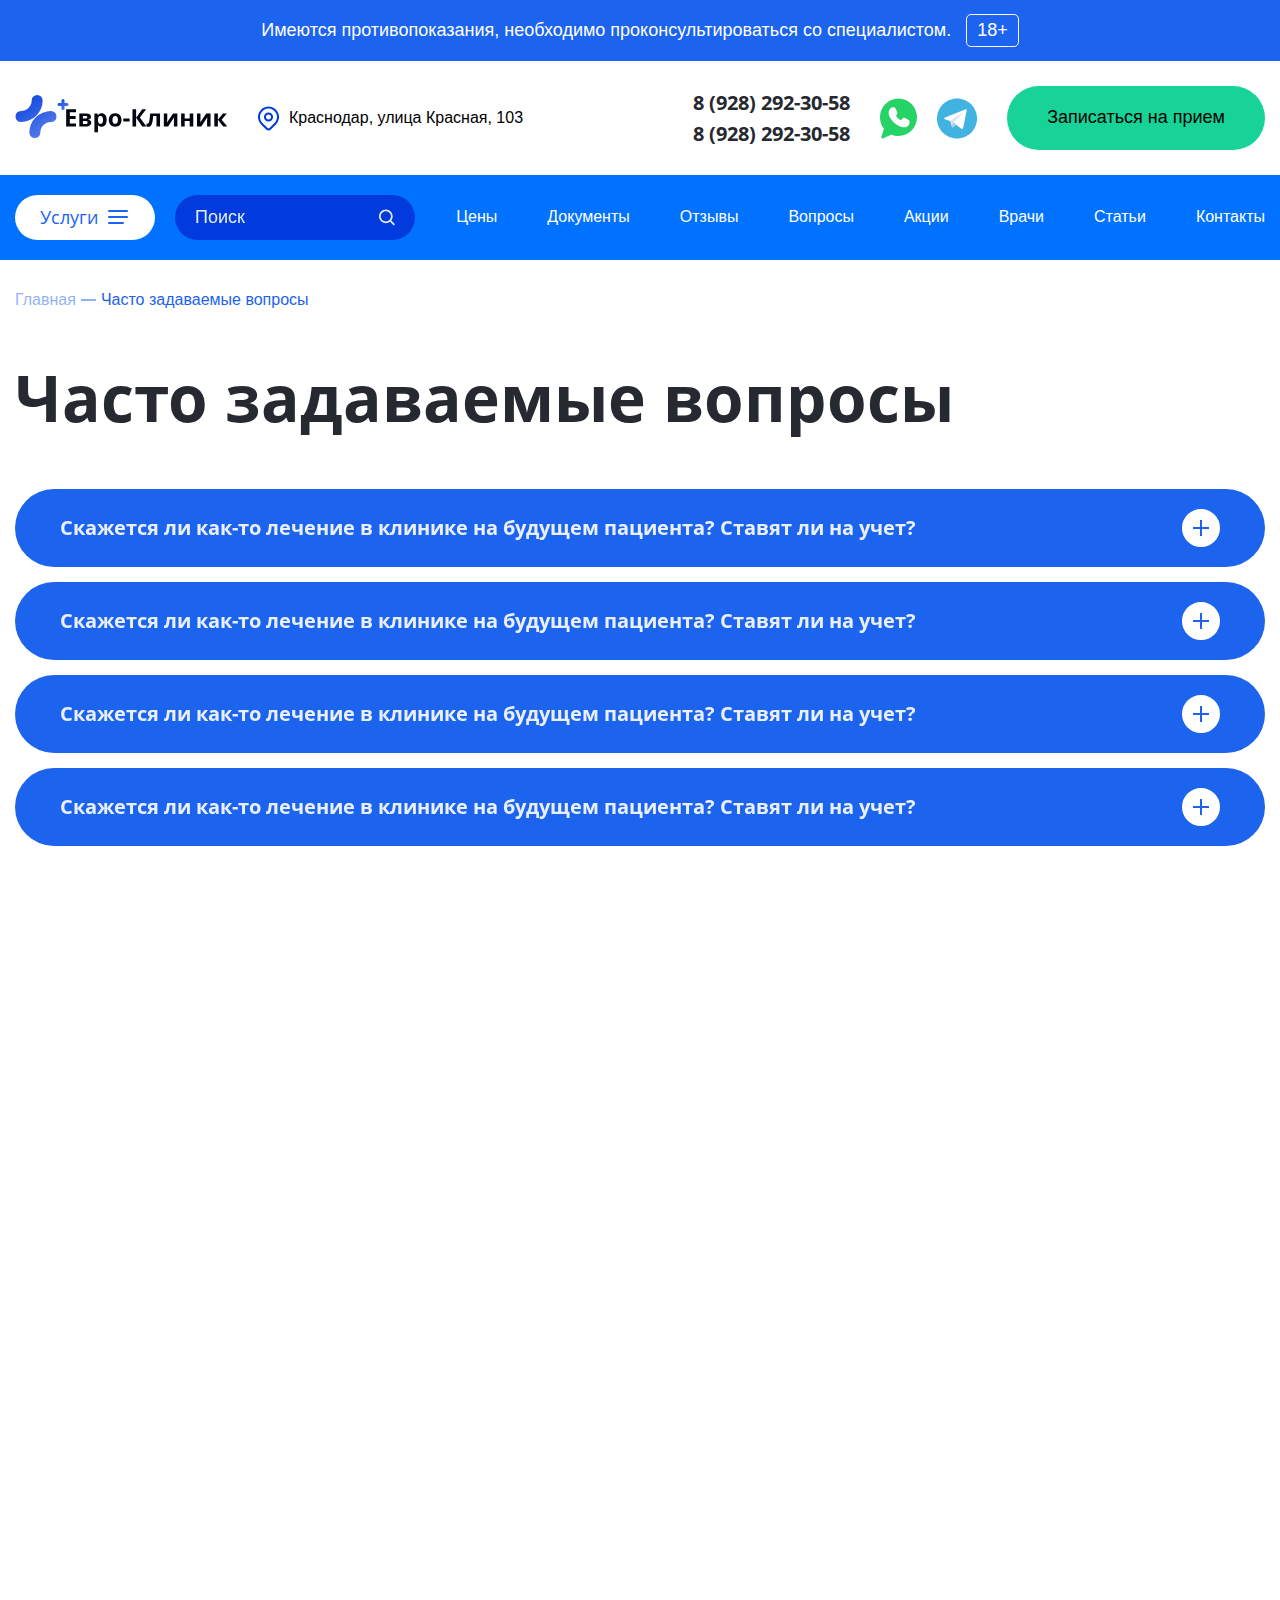
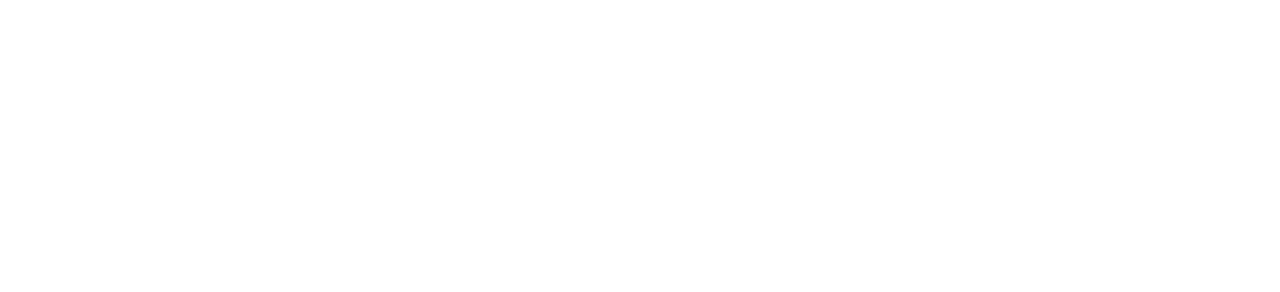
<file: faq.html>
<!DOCTYPE html>
<html lang="ru">

<head>
    <meta charset="UTF-8">
    <meta name="viewport" content="width=device-width, initial-scale=1.0">
    <link rel="stylesheet" href="assets/css/normalize.css">
    <link rel="stylesheet" href="assets/css/build/aos.css">
    <link rel="stylesheet" href="assets/css/build/swiper.css">
    <link rel="stylesheet" href="assets/css/build/fancybox.css">
    <link rel="stylesheet" href="assets/css/style.css">
    <script defer src="assets/js/build/mask.js"></script>
    <script defer src="assets/js/build/aos.js"></script>
    <script defer src="assets/js/build/swiper.js"></script>
    <script defer src="assets/js/build/fancybox.js"></script>
    <script defer src="assets/js/main.js"></script>
    <title>FAQ</title>
</head>

<body>
    <div class="contraindications">
        <div class="contraindications__container container">
            <p class="contraindications__text">
                Имеются противопоказания, необходимо проконсультироваться со специалистом.&nbsp;<span
                    class="contraindications__decor">18+</span>
            </p>
        </div>
    </div>
    <header class="header">
        <div class="header__top">
            <div class="header__top-container container">
                <div class="header__top-item">
                    <a href="/" class="header__logo logo">
                        <picture class="logo__picture">
                            <img src="assets/img/logo.svg" alt="" class="logo__img">
                        </picture>
                    </a>
                    <div class="header__top-item-wrapper">
                        <button class="header__address popup-btn" data-path="city">
                            <svg class="header__address-icon" width="21" height="25" viewBox="0 0 21 25" fill="none"
                                xmlns="http://www.w3.org/2000/svg">
                                <path
                                    d="M6.9375 11.021C6.9375 11.968 7.31283 12.8761 7.98093 13.5457C8.64903 14.2153 9.55517 14.5915 10.5 14.5915C11.4448 14.5915 12.351 14.2153 13.0191 13.5457C13.6872 12.8761 14.0625 11.968 14.0625 11.021C14.0625 10.074 13.6872 9.16587 13.0191 8.49627C12.351 7.82667 11.4448 7.45049 10.5 7.45049C9.55517 7.45049 8.64903 7.82667 7.98093 8.49627C7.31283 9.16587 6.9375 10.074 6.9375 11.021Z"
                                    stroke="#013BDD" stroke-width="2" stroke-linecap="round" stroke-linejoin="round" />
                                <path
                                    d="M17.2177 17.7538L12.1791 22.8037C11.7338 23.2495 11.1301 23.5 10.5006 23.5C9.87112 23.5 9.26739 23.2495 8.82206 22.8037L3.78232 17.7538C2.45377 16.4222 1.54903 14.7256 1.18251 12.8787C0.815988 11.0317 1.00415 9.11734 1.7232 7.37757C2.44224 5.6378 3.65988 4.1508 5.22214 3.1046C6.78439 2.0584 8.6211 1.5 10.5 1.5C12.3789 1.5 14.2156 2.0584 15.7779 3.1046C17.3401 4.1508 18.5578 5.6378 19.2768 7.37757C19.9959 9.11734 20.184 11.0317 19.8175 12.8787C19.451 14.7256 18.5462 16.4222 17.2177 17.7538Z"
                                    stroke="#013BDD" stroke-width="2" stroke-linecap="round" stroke-linejoin="round" />
                            </svg>
                            <p class="header__address-text">
                                Краснодар, улица Красная, 103
                            </p>
                        </button>
                        <a href="tel:89282923058" class="header__phone-mobile">
                            <svg width="21" height="21" viewBox="0 0 21 21" fill="none"
                                xmlns="http://www.w3.org/2000/svg">
                                <path
                                    d="M3.23529 1H7.70588L9.94118 6.58824L7.14706 8.26471C8.34401 10.6917 10.3083 12.656 12.7353 13.8529L14.4118 11.0588L20 13.2941V17.7647C20 18.3575 19.7645 18.9261 19.3453 19.3453C18.9261 19.7645 18.3575 20 17.7647 20C13.4051 19.7351 9.29311 17.8837 6.20469 14.7953C3.11627 11.7069 1.26494 7.59494 1 3.23529C1 2.64246 1.2355 2.0739 1.6547 1.6547C2.0739 1.2355 2.64246 1 3.23529 1Z"
                                    stroke="#1C63EE" stroke-width="2" stroke-linecap="round" stroke-linejoin="round" />
                            </svg>
                        </a>
                        <button class="header__open-menu open-menu">
                            <svg width="40" height="27" viewBox="0 0 40 27" fill="none"
                                xmlns="http://www.w3.org/2000/svg">
                                <rect width="40" height="5" rx="2.5" fill="#1C63EE" />
                                <rect y="11" width="40" height="5" rx="2.5" fill="#1C63EE" />
                                <rect y="22" width="30" height="5" rx="2.5" fill="#1C63EE" />
                            </svg>
                        </button>
                    </div>
                </div>
                <div class="header__top-item">
                    <div class="header__phones">
                        <a href="tel:89282923058" class="header__phone">8 (928) 292-30-58</a>
                        <a href="tel:89282923058" class="header__phone">8 (928) 292-30-58</a>
                    </div>
                    <ul class="header__socials socials">
                        <li class="socials__item social">
                            <a href="#" target="_blank" class="social__link">
                                <svg width="37" height="41" viewBox="0 0 37 41" fill="none"
                                    xmlns="http://www.w3.org/2000/svg">
                                    <path
                                        d="M18.5 0.5C8.26333 0.5 0 8.875 0 19.25C0 23.5 1.35667 27.5 3.94667 30.75L1.35667 38.75C1.23333 39.25 1.35667 39.75 1.72667 40.125C1.85 40.375 2.22 40.5 2.46667 40.5C2.59 40.5 2.83667 40.5 2.96 40.375L11.47 36.5C13.69 37.5 16.0333 38 18.5 38C28.7367 38 37 29.625 37 19.25C37 8.875 28.7367 0.5 18.5 0.5Z"
                                        fill="#25D366" />
                                    <path
                                        d="M29.23 26.125C28.7367 27.625 26.8867 28.875 25.2833 29.125C24.9133 29.25 24.5433 29.25 24.05 29.25C23.0633 29.25 21.5833 29 18.9933 27.875C16.0333 26.625 13.0733 24 10.73 20.625V20.5C9.99 19.375 8.63333 17.25 8.63333 15C8.63333 12.25 9.99 10.875 10.4833 10.25C11.1 9.625 11.9633 9.25 12.95 9.25C13.1967 9.25 13.32 9.25 13.5667 9.25C14.43 9.25 15.0467 9.5 15.6633 10.75L16.1567 11.75C16.5267 12.75 17.02 13.875 17.1433 14C17.5133 14.75 17.5133 15.375 17.1433 16C17.02 16.375 16.7733 16.625 16.5267 16.875C16.4033 17.125 16.28 17.25 16.1567 17.25C16.0333 17.375 16.0333 17.375 15.91 17.5C16.28 18.125 17.02 19.25 18.0067 20.125C19.4867 21.5 20.5967 21.875 21.2133 22.125C21.46 21.875 21.7067 21.375 22.0767 21L22.2 20.75C22.8167 19.875 23.8033 19.625 24.79 20C25.2833 20.25 27.9967 21.5 27.9967 21.5L28.2433 21.625C28.6133 21.875 29.1067 22 29.3533 22.5C29.8467 23.625 29.4767 25.25 29.23 26.125Z"
                                        fill="white" />
                                </svg>
                            </a>
                        </li>
                        <li class="socials__item social">
                            <a href="#" target="_blank" class="social__link">
                                <svg width="40" height="41" viewBox="0 0 40 41" fill="none"
                                    xmlns="http://www.w3.org/2000/svg">
                                    <path
                                        d="M20 0.5C8.95422 0.5 0 9.45422 0 20.5C0 31.5458 8.95422 40.5 20 40.5C31.0458 40.5 40 31.5458 40 20.5C40 9.45422 31.0458 0.5 20 0.5Z"
                                        fill="#40B3E0" />
                                    <path
                                        d="M29.7317 12.0048L26.1595 30.0153C26.1595 30.0153 25.6599 31.2643 24.286 30.6648L16.0426 24.3448L13.0451 22.8961L7.99916 21.1973C7.99916 21.1973 7.22478 20.9226 7.14978 20.3231C7.07494 19.7236 8.02416 19.3989 8.02416 19.3989L28.0829 11.5301C28.0829 11.5301 29.7317 10.8057 29.7317 12.0048Z"
                                        fill="white" />
                                    <path
                                        d="M15.409 29.813C15.409 29.813 15.1684 29.7905 14.8686 28.8412C14.5689 27.892 13.0451 22.896 13.0451 22.896L25.1603 15.2023C25.1603 15.2023 25.8598 14.7776 25.8348 15.2023C25.8348 15.2023 25.9597 15.2771 25.585 15.6268C25.2103 15.9766 16.0676 24.1949 16.0676 24.1949"
                                        fill="#D2E5F1" />
                                    <path
                                        d="M19.2034 26.768L15.9427 29.7408C15.9427 29.7408 15.6879 29.9343 15.409 29.813L16.0334 24.291"
                                        fill="#B5CFE4" />
                                </svg>
                            </a>
                        </li>
                    </ul>
                    <button class="header__btn btn popup-btn" data-path="form">
                        Записаться на прием
                    </button>
                </div>
            </div>
        </div>
        <div class="header__bottom">
            <div class="header__bottom-container container">
                <div class="header__navigation-close">
                    <button class="header__navigation-close-btn close-menu">
                        <svg width="20" height="20" viewBox="0 0 20 20" fill="none" xmlns="http://www.w3.org/2000/svg">
                            <path d="M2 2L18 18M2 18L18 2" stroke="white" stroke-opacity="0.9" stroke-width="4"
                                stroke-linecap="round" />
                        </svg>
                    </button>
                </div>
                <div class="header__navigation">
                    <div class="header__navigation-wrapper">
                        <button class="header__nav-btn">
                            <span class="header__nav-btn-text">
                                Услуги
                            </span>
                            <span class="header__nav-btn-decor">
                                <span class="header__nav-btn-decor-line"></span>
                            </span>
                            <span class="header__nav-btn-arrow">
                                <svg width="12" height="7" viewBox="0 0 12 7" fill="none"
                                    xmlns="http://www.w3.org/2000/svg">
                                    <path
                                        d="M11.1414 0C11.8717 0 12.2531 0.862765 11.8125 1.42015L11.7474 1.49365L6.60443 6.74374C6.45683 6.8944 6.26045 6.9849 6.05214 6.99827C5.84383 7.01165 5.63789 6.94697 5.47297 6.81637L5.3924 6.74374L0.249434 1.49365L0.17829 1.4114L0.132003 1.34402L0.0857164 1.26002L0.0711445 1.22852L0.0480012 1.1699L0.020572 1.07539L0.0120002 1.02902L0.0034288 0.976517L0 0.926641L0 0.823389L0.0042859 0.772639L0.0120002 0.720138L0.020572 0.674637L0.0480012 0.580135L0.0711445 0.521509L0.131146 0.406007L0.186861 0.327255L0.249434 0.25638L0.330007 0.183753L0.396009 0.136503L0.478296 0.0892518L0.509154 0.0743763L0.566584 0.0507505L0.659157 0.0227504L0.704586 0.0140001L0.756016 0.00524971L0.804874 0.0017499L11.1414 0Z"
                                        fill="white" fill-opacity="0.9" />
                                </svg>
                            </span>
                        </button>
                        <div class="header__navigation-dropdown">
                            <ul class="header__navigation-content">
                                <li class="header__navigation-content-item">
                                    <button class="header__navigation-tab">
                                        <span class="header__navigation-tab-icon" data-src="assets/img/icons/menu-1.svg"
                                            style="-webkit-mask-image: url('assets/img/icons/menu-1.svg');mask-image: url('assets/img/icons/menu-1.svg');"></span>
                                        <span class="header__navigation-tab-text">Вывод из запоя</span>
                                        <img src="assets/img/icons/menu-mobile-arrow.svg" alt=""
                                            aria-label="presentation" class="header__navigation-tab-arrow">
                                    </button>
                                    <ul class="header__navigation-list">
                                        <li class="header__navigation-nav-item">
                                            <a href="#" class="header__navigation-nav-link">
                                                Вшивание ампулы
                                            </a>
                                        </li>
                                        <li class="header__navigation-nav-item">
                                            <a href="#" class="header__navigation-nav-link">
                                                Кодирование Эспераль
                                            </a>
                                        </li>
                                        <li class="header__navigation-nav-item">
                                            <a href="#" class="header__navigation-nav-link">
                                                Принудительное кодирование
                                            </a>
                                        </li>
                                        <li class="header__navigation-nav-item">
                                            <a href="#" class="header__navigation-nav-link">
                                                Кодирование на дому
                                            </a>
                                        </li>
                                        <li class="header__navigation-nav-item">
                                            <a href="#" class="header__navigation-nav-link">
                                                Кодирование уколом
                                            </a>
                                        </li>
                                        <li class="header__navigation-nav-item">
                                            <a href="#" class="header__navigation-nav-link">
                                                Анонимное кодирование
                                            </a>
                                        </li>
                                        <li class="header__navigation-nav-item">
                                            <a href="#" class="header__navigation-nav-link">
                                                Кодирование по методу Довженко
                                            </a>
                                        </li>
                                        <li class="header__navigation-nav-item">
                                            <a href="#" class="header__navigation-nav-link">
                                                Кодирование гипнозом
                                            </a>
                                        </li>
                                        <li class="header__navigation-nav-item">
                                            <a href="#" class="header__navigation-nav-link">
                                                Вшивание ампулы
                                            </a>
                                        </li>
                                        <li class="header__navigation-nav-item">
                                            <a href="#" class="header__navigation-nav-link">
                                                Вшивание ампулы
                                            </a>
                                        </li>
                                        <li class="header__navigation-nav-item">
                                            <a href="#" class="header__navigation-nav-link">
                                                Вшивание ампулы
                                            </a>
                                        </li>
                                        <li class="header__navigation-nav-item">
                                            <a href="#" class="header__navigation-nav-link">
                                                Вшивание ампулы
                                            </a>
                                        </li>
                                        <li class="header__navigation-nav-item">
                                            <a href="#" class="header__navigation-nav-link">
                                                Вшивание ампулы
                                            </a>
                                        </li>
                                        <li class="header__navigation-nav-item">
                                            <a href="#" class="header__navigation-nav-link">
                                                Вшивание ампулы
                                            </a>
                                        </li>
                                        <li class="header__navigation-nav-item">
                                            <a href="#" class="header__navigation-nav-link">
                                                Вшивание ампулы
                                            </a>
                                        </li>
                                    </ul>
                                </li>
                                <li class="header__navigation-content-item">
                                    <button class="header__navigation-tab">
                                        <span class="header__navigation-tab-icon" data-src="assets/img/icons/menu-2.svg"
                                            style="-webkit-mask-image: url('assets/img/icons/menu-2.svg');mask-image: url('assets/img/icons/menu-2.svg');"></span>
                                        <span class="header__navigation-tab-text">Лечение алкоголизма</span>
                                        <img src="assets/img/icons/menu-mobile-arrow.svg" alt=""
                                            aria-label="presentation" class="header__navigation-tab-arrow">
                                    </button>
                                    <ul class="header__navigation-list">
                                        <li class="header__navigation-nav-item">
                                            <a href="#" class="header__navigation-nav-link">
                                                Вшивание ампулы
                                            </a>
                                        </li>
                                        <li class="header__navigation-nav-item">
                                            <a href="#" class="header__navigation-nav-link">
                                                Кодирование Эспераль
                                            </a>
                                        </li>
                                        <li class="header__navigation-nav-item">
                                            <a href="#" class="header__navigation-nav-link">
                                                Принудительное кодирование
                                            </a>
                                        </li>
                                        <li class="header__navigation-nav-item">
                                            <a href="#" class="header__navigation-nav-link">
                                                Кодирование на дому
                                            </a>
                                        </li>
                                        <li class="header__navigation-nav-item">
                                            <a href="#" class="header__navigation-nav-link">
                                                Кодирование уколом
                                            </a>
                                        </li>
                                        <li class="header__navigation-nav-item">
                                            <a href="#" class="header__navigation-nav-link">
                                                Анонимное кодирование
                                            </a>
                                        </li>
                                        <li class="header__navigation-nav-item">
                                            <a href="#" class="header__navigation-nav-link">
                                                Кодирование по методу Довженко
                                            </a>
                                        </li>
                                        <li class="header__navigation-nav-item">
                                            <a href="#" class="header__navigation-nav-link">
                                                Кодирование гипнозом
                                            </a>
                                        </li>
                                        <li class="header__navigation-nav-item">
                                            <a href="#" class="header__navigation-nav-link">
                                                Вшивание ампулы
                                            </a>
                                        </li>
                                        <li class="header__navigation-nav-item">
                                            <a href="#" class="header__navigation-nav-link">
                                                Вшивание ампулы
                                            </a>
                                        </li>
                                        <li class="header__navigation-nav-item">
                                            <a href="#" class="header__navigation-nav-link">
                                                Вшивание ампулы
                                            </a>
                                        </li>
                                        <li class="header__navigation-nav-item">
                                            <a href="#" class="header__navigation-nav-link">
                                                Вшивание ампулы
                                            </a>
                                        </li>
                                        <li class="header__navigation-nav-item">
                                            <a href="#" class="header__navigation-nav-link">
                                                Вшивание ампулы
                                            </a>
                                        </li>
                                        <li class="header__navigation-nav-item">
                                            <a href="#" class="header__navigation-nav-link">
                                                Вшивание ампулы
                                            </a>
                                        </li>
                                        <li class="header__navigation-nav-item">
                                            <a href="#" class="header__navigation-nav-link">
                                                Вшивание ампулы
                                            </a>
                                        </li>
                                        <li class="header__navigation-nav-item">
                                            <a href="#" class="header__navigation-nav-link">
                                                Вшивание ампулы
                                            </a>
                                        </li>
                                        <li class="header__navigation-nav-item">
                                            <a href="#" class="header__navigation-nav-link">
                                                Кодирование Эспераль
                                            </a>
                                        </li>
                                        <li class="header__navigation-nav-item">
                                            <a href="#" class="header__navigation-nav-link">
                                                Принудительное кодирование
                                            </a>
                                        </li>
                                        <li class="header__navigation-nav-item">
                                            <a href="#" class="header__navigation-nav-link">
                                                Кодирование на дому
                                            </a>
                                        </li>
                                        <li class="header__navigation-nav-item">
                                            <a href="#" class="header__navigation-nav-link">
                                                Кодирование уколом
                                            </a>
                                        </li>
                                        <li class="header__navigation-nav-item">
                                            <a href="#" class="header__navigation-nav-link">
                                                Анонимное кодирование
                                            </a>
                                        </li>
                                        <li class="header__navigation-nav-item">
                                            <a href="#" class="header__navigation-nav-link">
                                                Кодирование по методу Довженко
                                            </a>
                                        </li>
                                        <li class="header__navigation-nav-item">
                                            <a href="#" class="header__navigation-nav-link">
                                                Кодирование гипнозом
                                            </a>
                                        </li>
                                        <li class="header__navigation-nav-item">
                                            <a href="#" class="header__navigation-nav-link">
                                                Вшивание ампулы
                                            </a>
                                        </li>
                                        <li class="header__navigation-nav-item">
                                            <a href="#" class="header__navigation-nav-link">
                                                Вшивание ампулы
                                            </a>
                                        </li>
                                        <li class="header__navigation-nav-item">
                                            <a href="#" class="header__navigation-nav-link">
                                                Вшивание ампулы
                                            </a>
                                        </li>
                                        <li class="header__navigation-nav-item">
                                            <a href="#" class="header__navigation-nav-link">
                                                Вшивание ампулы
                                            </a>
                                        </li>
                                        <li class="header__navigation-nav-item">
                                            <a href="#" class="header__navigation-nav-link">
                                                Вшивание ампулы
                                            </a>
                                        </li>
                                        <li class="header__navigation-nav-item">
                                            <a href="#" class="header__navigation-nav-link">
                                                Вшивание ампулы
                                            </a>
                                        </li>
                                        <li class="header__navigation-nav-item">
                                            <a href="#" class="header__navigation-nav-link">
                                                Вшивание ампулы
                                            </a>
                                        </li>
                                        <li class="header__navigation-nav-item">
                                            <a href="#" class="header__navigation-nav-link">
                                                Вшивание ампулы
                                            </a>
                                        </li>
                                        <li class="header__navigation-nav-item">
                                            <a href="#" class="header__navigation-nav-link">
                                                Кодирование Эспераль
                                            </a>
                                        </li>
                                        <li class="header__navigation-nav-item">
                                            <a href="#" class="header__navigation-nav-link">
                                                Принудительное кодирование
                                            </a>
                                        </li>
                                        <li class="header__navigation-nav-item">
                                            <a href="#" class="header__navigation-nav-link">
                                                Кодирование на дому
                                            </a>
                                        </li>
                                        <li class="header__navigation-nav-item">
                                            <a href="#" class="header__navigation-nav-link">
                                                Кодирование уколом
                                            </a>
                                        </li>
                                        <li class="header__navigation-nav-item">
                                            <a href="#" class="header__navigation-nav-link">
                                                Анонимное кодирование
                                            </a>
                                        </li>
                                        <li class="header__navigation-nav-item">
                                            <a href="#" class="header__navigation-nav-link">
                                                Кодирование по методу Довженко
                                            </a>
                                        </li>
                                        <li class="header__navigation-nav-item">
                                            <a href="#" class="header__navigation-nav-link">
                                                Кодирование гипнозом
                                            </a>
                                        </li>
                                        <li class="header__navigation-nav-item">
                                            <a href="#" class="header__navigation-nav-link">
                                                Вшивание ампулы
                                            </a>
                                        </li>
                                        <li class="header__navigation-nav-item">
                                            <a href="#" class="header__navigation-nav-link">
                                                Вшивание ампулы
                                            </a>
                                        </li>
                                        <li class="header__navigation-nav-item">
                                            <a href="#" class="header__navigation-nav-link">
                                                Вшивание ампулы
                                            </a>
                                        </li>
                                        <li class="header__navigation-nav-item">
                                            <a href="#" class="header__navigation-nav-link">
                                                Вшивание ампулы
                                            </a>
                                        </li>
                                        <li class="header__navigation-nav-item">
                                            <a href="#" class="header__navigation-nav-link">
                                                Вшивание ампулы
                                            </a>
                                        </li>
                                        <li class="header__navigation-nav-item">
                                            <a href="#" class="header__navigation-nav-link">
                                                Вшивание ампулы
                                            </a>
                                        </li>
                                        <li class="header__navigation-nav-item">
                                            <a href="#" class="header__navigation-nav-link">
                                                Вшивание ампулы
                                            </a>
                                        </li>
                                        <li class="header__navigation-nav-item">
                                            <a href="#" class="header__navigation-nav-link">
                                                Вшивание ампулы
                                            </a>
                                        </li>
                                        <li class="header__navigation-nav-item">
                                            <a href="#" class="header__navigation-nav-link">
                                                Кодирование Эспераль
                                            </a>
                                        </li>
                                        <li class="header__navigation-nav-item">
                                            <a href="#" class="header__navigation-nav-link">
                                                Принудительное кодирование
                                            </a>
                                        </li>
                                        <li class="header__navigation-nav-item">
                                            <a href="#" class="header__navigation-nav-link">
                                                Кодирование на дому
                                            </a>
                                        </li>
                                        <li class="header__navigation-nav-item">
                                            <a href="#" class="header__navigation-nav-link">
                                                Кодирование уколом
                                            </a>
                                        </li>
                                        <li class="header__navigation-nav-item">
                                            <a href="#" class="header__navigation-nav-link">
                                                Анонимное кодирование
                                            </a>
                                        </li>
                                        <li class="header__navigation-nav-item">
                                            <a href="#" class="header__navigation-nav-link">
                                                Кодирование по методу Довженко
                                            </a>
                                        </li>
                                        <li class="header__navigation-nav-item">
                                            <a href="#" class="header__navigation-nav-link">
                                                Кодирование гипнозом
                                            </a>
                                        </li>
                                        <li class="header__navigation-nav-item">
                                            <a href="#" class="header__navigation-nav-link">
                                                Вшивание ампулы
                                            </a>
                                        </li>
                                        <li class="header__navigation-nav-item">
                                            <a href="#" class="header__navigation-nav-link">
                                                Вшивание ампулы
                                            </a>
                                        </li>
                                        <li class="header__navigation-nav-item">
                                            <a href="#" class="header__navigation-nav-link">
                                                Вшивание ампулы
                                            </a>
                                        </li>
                                        <li class="header__navigation-nav-item">
                                            <a href="#" class="header__navigation-nav-link">
                                                Вшивание ампулы
                                            </a>
                                        </li>
                                        <li class="header__navigation-nav-item">
                                            <a href="#" class="header__navigation-nav-link">
                                                Вшивание ампулы
                                            </a>
                                        </li>
                                        <li class="header__navigation-nav-item">
                                            <a href="#" class="header__navigation-nav-link">
                                                Вшивание ампулы
                                            </a>
                                        </li>
                                        <li class="header__navigation-nav-item">
                                            <a href="#" class="header__navigation-nav-link">
                                                Вшивание ампулы
                                            </a>
                                        </li>
                                    </ul>
                                </li>
                                <li class="header__navigation-content-item">
                                    <button class="header__navigation-tab">
                                        <span class="header__navigation-tab-icon" data-src="assets/img/icons/menu-3.svg"
                                            style="-webkit-mask-image: url('assets/img/icons/menu-3.svg');mask-image: url('assets/img/icons/menu-3.svg');"></span>
                                        <span class="header__navigation-tab-text">Кодирование
                                            от алкоголизма</span>
                                        <img src="assets/img/icons/menu-mobile-arrow.svg" alt=""
                                            aria-label="presentation" class="header__navigation-tab-arrow">
                                    </button>
                                    <ul class="header__navigation-list">
                                        <li class="header__navigation-nav-item">
                                            <a href="#" class="header__navigation-nav-link">
                                                Вшивание ампулы
                                            </a>
                                        </li>
                                        <li class="header__navigation-nav-item">
                                            <a href="#" class="header__navigation-nav-link">
                                                Кодирование Эспераль
                                            </a>
                                        </li>
                                        <li class="header__navigation-nav-item">
                                            <a href="#" class="header__navigation-nav-link">
                                                Принудительное кодирование
                                            </a>
                                        </li>
                                        <li class="header__navigation-nav-item">
                                            <a href="#" class="header__navigation-nav-link">
                                                Кодирование на дому
                                            </a>
                                        </li>
                                        <li class="header__navigation-nav-item">
                                            <a href="#" class="header__navigation-nav-link">
                                                Кодирование уколом
                                            </a>
                                        </li>
                                        <li class="header__navigation-nav-item">
                                            <a href="#" class="header__navigation-nav-link">
                                                Анонимное кодирование
                                            </a>
                                        </li>
                                        <li class="header__navigation-nav-item">
                                            <a href="#" class="header__navigation-nav-link">
                                                Кодирование по методу Довженко
                                            </a>
                                        </li>
                                        <li class="header__navigation-nav-item">
                                            <a href="#" class="header__navigation-nav-link">
                                                Кодирование гипнозом
                                            </a>
                                        </li>
                                        <li class="header__navigation-nav-item">
                                            <a href="#" class="header__navigation-nav-link">
                                                Вшивание ампулы
                                            </a>
                                        </li>
                                        <li class="header__navigation-nav-item">
                                            <a href="#" class="header__navigation-nav-link">
                                                Вшивание ампулы
                                            </a>
                                        </li>
                                        <li class="header__navigation-nav-item">
                                            <a href="#" class="header__navigation-nav-link">
                                                Вшивание ампулы
                                            </a>
                                        </li>
                                        <li class="header__navigation-nav-item">
                                            <a href="#" class="header__navigation-nav-link">
                                                Вшивание ампулы
                                            </a>
                                        </li>
                                        <li class="header__navigation-nav-item">
                                            <a href="#" class="header__navigation-nav-link">
                                                Вшивание ампулы
                                            </a>
                                        </li>
                                        <li class="header__navigation-nav-item">
                                            <a href="#" class="header__navigation-nav-link">
                                                Вшивание ампулы
                                            </a>
                                        </li>
                                        <li class="header__navigation-nav-item">
                                            <a href="#" class="header__navigation-nav-link">
                                                Вшивание ампулы
                                            </a>
                                        </li>
                                    </ul>
                                </li>
                                <li class="header__navigation-content-item">
                                    <button class="header__navigation-tab">
                                        <span class="header__navigation-tab-icon" data-src="assets/img/icons/menu-4.svg"
                                            style="-webkit-mask-image: url('assets/img/icons/menu-4.svg');mask-image: url('assets/img/icons/menu-4.svg');"></span>
                                        <span class="header__navigation-tab-text">Наркологическая помощь</span>
                                        <img src="assets/img/icons/menu-mobile-arrow.svg" alt=""
                                            aria-label="presentation" class="header__navigation-tab-arrow">
                                    </button>
                                    <ul class="header__navigation-list">
                                        <li class="header__navigation-nav-item">
                                            <a href="#" class="header__navigation-nav-link">
                                                Вшивание ампулы
                                            </a>
                                        </li>
                                        <li class="header__navigation-nav-item">
                                            <a href="#" class="header__navigation-nav-link">
                                                Кодирование Эспераль
                                            </a>
                                        </li>
                                        <li class="header__navigation-nav-item">
                                            <a href="#" class="header__navigation-nav-link">
                                                Принудительное кодирование
                                            </a>
                                        </li>
                                        <li class="header__navigation-nav-item">
                                            <a href="#" class="header__navigation-nav-link">
                                                Кодирование на дому
                                            </a>
                                        </li>
                                        <li class="header__navigation-nav-item">
                                            <a href="#" class="header__navigation-nav-link">
                                                Кодирование уколом
                                            </a>
                                        </li>
                                        <li class="header__navigation-nav-item">
                                            <a href="#" class="header__navigation-nav-link">
                                                Анонимное кодирование
                                            </a>
                                        </li>
                                        <li class="header__navigation-nav-item">
                                            <a href="#" class="header__navigation-nav-link">
                                                Кодирование по методу Довженко
                                            </a>
                                        </li>
                                        <li class="header__navigation-nav-item">
                                            <a href="#" class="header__navigation-nav-link">
                                                Кодирование гипнозом
                                            </a>
                                        </li>
                                        <li class="header__navigation-nav-item">
                                            <a href="#" class="header__navigation-nav-link">
                                                Вшивание ампулы
                                            </a>
                                        </li>
                                        <li class="header__navigation-nav-item">
                                            <a href="#" class="header__navigation-nav-link">
                                                Вшивание ампулы
                                            </a>
                                        </li>
                                        <li class="header__navigation-nav-item">
                                            <a href="#" class="header__navigation-nav-link">
                                                Вшивание ампулы
                                            </a>
                                        </li>
                                        <li class="header__navigation-nav-item">
                                            <a href="#" class="header__navigation-nav-link">
                                                Вшивание ампулы
                                            </a>
                                        </li>
                                        <li class="header__navigation-nav-item">
                                            <a href="#" class="header__navigation-nav-link">
                                                Вшивание ампулы
                                            </a>
                                        </li>
                                        <li class="header__navigation-nav-item">
                                            <a href="#" class="header__navigation-nav-link">
                                                Вшивание ампулы
                                            </a>
                                        </li>
                                        <li class="header__navigation-nav-item">
                                            <a href="#" class="header__navigation-nav-link">
                                                Вшивание ампулы
                                            </a>
                                        </li>
                                    </ul>
                                </li>
                                <li class="header__navigation-content-item">
                                    <button class="header__navigation-tab">
                                        <span class="header__navigation-tab-icon" data-src="assets/img/icons/menu-5.svg"
                                            style="-webkit-mask-image: url('assets/img/icons/menu-5.svg');mask-image: url('assets/img/icons/menu-5.svg');"></span>
                                        <span class="header__navigation-tab-text">Лечение наркомании</span>
                                        <img src="assets/img/icons/menu-mobile-arrow.svg" alt=""
                                            aria-label="presentation" class="header__navigation-tab-arrow">
                                    </button>
                                    <ul class="header__navigation-list">
                                        <li class="header__navigation-nav-item">
                                            <a href="#" class="header__navigation-nav-link">
                                                Вшивание ампулы
                                            </a>
                                        </li>
                                        <li class="header__navigation-nav-item">
                                            <a href="#" class="header__navigation-nav-link">
                                                Кодирование Эспераль
                                            </a>
                                        </li>
                                        <li class="header__navigation-nav-item">
                                            <a href="#" class="header__navigation-nav-link">
                                                Принудительное кодирование
                                            </a>
                                        </li>
                                        <li class="header__navigation-nav-item">
                                            <a href="#" class="header__navigation-nav-link">
                                                Кодирование на дому
                                            </a>
                                        </li>
                                        <li class="header__navigation-nav-item">
                                            <a href="#" class="header__navigation-nav-link">
                                                Кодирование уколом
                                            </a>
                                        </li>
                                        <li class="header__navigation-nav-item">
                                            <a href="#" class="header__navigation-nav-link">
                                                Анонимное кодирование
                                            </a>
                                        </li>
                                        <li class="header__navigation-nav-item">
                                            <a href="#" class="header__navigation-nav-link">
                                                Кодирование по методу Довженко
                                            </a>
                                        </li>
                                        <li class="header__navigation-nav-item">
                                            <a href="#" class="header__navigation-nav-link">
                                                Кодирование гипнозом
                                            </a>
                                        </li>
                                        <li class="header__navigation-nav-item">
                                            <a href="#" class="header__navigation-nav-link">
                                                Вшивание ампулы
                                            </a>
                                        </li>
                                        <li class="header__navigation-nav-item">
                                            <a href="#" class="header__navigation-nav-link">
                                                Вшивание ампулы
                                            </a>
                                        </li>
                                        <li class="header__navigation-nav-item">
                                            <a href="#" class="header__navigation-nav-link">
                                                Вшивание ампулы
                                            </a>
                                        </li>
                                        <li class="header__navigation-nav-item">
                                            <a href="#" class="header__navigation-nav-link">
                                                Вшивание ампулы
                                            </a>
                                        </li>
                                        <li class="header__navigation-nav-item">
                                            <a href="#" class="header__navigation-nav-link">
                                                Вшивание ампулы
                                            </a>
                                        </li>
                                        <li class="header__navigation-nav-item">
                                            <a href="#" class="header__navigation-nav-link">
                                                Вшивание ампулы
                                            </a>
                                        </li>
                                        <li class="header__navigation-nav-item">
                                            <a href="#" class="header__navigation-nav-link">
                                                Вшивание ампулы
                                            </a>
                                        </li>
                                    </ul>
                                </li>
                                <li class="header__navigation-content-item">
                                    <button class="header__navigation-tab">
                                        <span class="header__navigation-tab-icon" data-src="assets/img/icons/menu-6.svg"
                                            style="-webkit-mask-image: url('assets/img/icons/menu-6.svg');mask-image: url('assets/img/icons/menu-6.svg');"></span>
                                        <span class="header__navigation-tab-text">Реабилитационный центр</span>
                                        <img src="assets/img/icons/menu-mobile-arrow.svg" alt=""
                                            aria-label="presentation" class="header__navigation-tab-arrow">
                                    </button>
                                    <ul class="header__navigation-list">
                                        <li class="header__navigation-nav-item">
                                            <a href="#" class="header__navigation-nav-link">
                                                Вшивание ампулы
                                            </a>
                                        </li>
                                        <li class="header__navigation-nav-item">
                                            <a href="#" class="header__navigation-nav-link">
                                                Кодирование Эспераль
                                            </a>
                                        </li>
                                        <li class="header__navigation-nav-item">
                                            <a href="#" class="header__navigation-nav-link">
                                                Принудительное кодирование
                                            </a>
                                        </li>
                                        <li class="header__navigation-nav-item">
                                            <a href="#" class="header__navigation-nav-link">
                                                Кодирование на дому
                                            </a>
                                        </li>
                                        <li class="header__navigation-nav-item">
                                            <a href="#" class="header__navigation-nav-link">
                                                Кодирование уколом
                                            </a>
                                        </li>
                                        <li class="header__navigation-nav-item">
                                            <a href="#" class="header__navigation-nav-link">
                                                Анонимное кодирование
                                            </a>
                                        </li>
                                        <li class="header__navigation-nav-item">
                                            <a href="#" class="header__navigation-nav-link">
                                                Кодирование по методу Довженко
                                            </a>
                                        </li>
                                        <li class="header__navigation-nav-item">
                                            <a href="#" class="header__navigation-nav-link">
                                                Кодирование гипнозом
                                            </a>
                                        </li>
                                        <li class="header__navigation-nav-item">
                                            <a href="#" class="header__navigation-nav-link">
                                                Вшивание ампулы
                                            </a>
                                        </li>
                                        <li class="header__navigation-nav-item">
                                            <a href="#" class="header__navigation-nav-link">
                                                Вшивание ампулы
                                            </a>
                                        </li>
                                        <li class="header__navigation-nav-item">
                                            <a href="#" class="header__navigation-nav-link">
                                                Вшивание ампулы
                                            </a>
                                        </li>
                                        <li class="header__navigation-nav-item">
                                            <a href="#" class="header__navigation-nav-link">
                                                Вшивание ампулы
                                            </a>
                                        </li>
                                        <li class="header__navigation-nav-item">
                                            <a href="#" class="header__navigation-nav-link">
                                                Вшивание ампулы
                                            </a>
                                        </li>
                                        <li class="header__navigation-nav-item">
                                            <a href="#" class="header__navigation-nav-link">
                                                Вшивание ампулы
                                            </a>
                                        </li>
                                        <li class="header__navigation-nav-item">
                                            <a href="#" class="header__navigation-nav-link">
                                                Вшивание ампулы
                                            </a>
                                        </li>
                                    </ul>
                                </li>
                            </ul>
                        </div>
                    </div>
                    <form action="/search/" method="post" class="header__search search">
                        <label class="search__item">
                            <input name="s" type="text" class="search__input" placeholder="Поиск">
                        </label>
                        <button type="submit" class="search__btn"></button>
                    </form>
                </div>
                <nav class="header__menu menu">
                    <ul class="menu__list">
                        <li class="menu__item">
                            <a href="#" class="menu__link">
                                Цены
                            </a>
                        </li>
                        <li class="menu__item">
                            <a href="#" class="menu__link">
                                Документы
                            </a>
                        </li>
                        <li class="menu__item">
                            <a href="#" class="menu__link">
                                Отзывы
                            </a>
                        </li>
                        <li class="menu__item">
                            <a href="#" class="menu__link">
                                Вопросы
                            </a>
                        </li>
                        <li class="menu__item">
                            <a href="#" class="menu__link">
                                Акции
                            </a>
                        </li>
                        <li class="menu__item">
                            <a href="#" class="menu__link">
                                Врачи
                            </a>
                        </li>
                        <li class="menu__item">
                            <a href="#" class="menu__link">
                                Статьи
                            </a>
                        </li>
                        <li class="menu__item">
                            <a href="#" class="menu__link">
                                Контакты
                            </a>
                        </li>
                    </ul>
                </nav>
                <div class="header__bottom-mobile">
                    <button class="header__mobile-btn btn popup-btn" data-path="form">
                        Записаться на прием
                    </button>
                    <div class="header__mobile-wrapper">
                        <div class="header__mobile-connection">
                            <button class="header__mobile-address popup-btn" data-path="city">
                                <svg class="header__mobile-address-icon" width="18" height="21" viewBox="0 0 18 21"
                                    fill="none" xmlns="http://www.w3.org/2000/svg">
                                    <path
                                        d="M6 9.28991C6 10.0647 6.31607 10.8077 6.87868 11.3556C7.44129 11.9034 8.20435 12.2112 9 12.2112C9.79565 12.2112 10.5587 11.9034 11.1213 11.3556C11.6839 10.8077 12 10.0647 12 9.28991C12 8.51513 11.6839 7.77208 11.1213 7.22422C10.5587 6.67637 9.79565 6.36859 9 6.36859C8.20435 6.36859 7.44129 6.67637 6.87868 7.22422C6.31607 7.77208 6 8.51513 6 9.28991Z"
                                        stroke="white" stroke-opacity="0.9" stroke-width="2" stroke-linecap="round"
                                        stroke-linejoin="round" />
                                    <path
                                        d="M14.657 14.7985L10.414 18.9303C10.039 19.2951 9.53058 19.5 9.0005 19.5C8.47042 19.5 7.96201 19.2951 7.587 18.9303L3.343 14.7985C2.22422 13.7091 1.46234 12.321 1.15369 10.8098C0.845043 9.2987 1.00349 7.73237 1.60901 6.30892C2.21452 4.88547 3.2399 3.66884 4.55548 2.81286C5.87107 1.95688 7.41777 1.5 9 1.5C10.5822 1.5 12.1289 1.95688 13.4445 2.81286C14.7601 3.66884 15.7855 4.88547 16.391 6.30892C16.9965 7.73237 17.155 9.2987 16.8463 10.8098C16.5377 12.321 15.7758 13.7091 14.657 14.7985Z"
                                        stroke="white" stroke-opacity="0.9" stroke-width="2" stroke-linecap="round"
                                        stroke-linejoin="round" />
                                </svg>
                                <span class="header__mobile-address-text">
                                    Краснодар
                                </span>
                            </button>
                            <div class="header__mobile-phones">
                                <a href="tel:89282923058" class="header__mobile-phone">8 (928) 292-30-58</a>
                                <a href="tel:89282923058" class="header__mobile-phone">8 (928) 292-30-58</a>
                            </div>
                        </div>
                        <ul class="header__mobile-socials socials">
                            <li class="socials__item social">
                                <a href="#" target="_blank" class="social__link">
                                    <svg width="37" height="41" viewBox="0 0 37 41" fill="none"
                                        xmlns="http://www.w3.org/2000/svg">
                                        <path
                                            d="M18.5 0.5C8.26333 0.5 0 8.875 0 19.25C0 23.5 1.35667 27.5 3.94667 30.75L1.35667 38.75C1.23333 39.25 1.35667 39.75 1.72667 40.125C1.85 40.375 2.22 40.5 2.46667 40.5C2.59 40.5 2.83667 40.5 2.96 40.375L11.47 36.5C13.69 37.5 16.0333 38 18.5 38C28.7367 38 37 29.625 37 19.25C37 8.875 28.7367 0.5 18.5 0.5Z"
                                            fill="#25D366" />
                                        <path
                                            d="M29.23 26.125C28.7367 27.625 26.8867 28.875 25.2833 29.125C24.9133 29.25 24.5433 29.25 24.05 29.25C23.0633 29.25 21.5833 29 18.9933 27.875C16.0333 26.625 13.0733 24 10.73 20.625V20.5C9.99 19.375 8.63333 17.25 8.63333 15C8.63333 12.25 9.99 10.875 10.4833 10.25C11.1 9.625 11.9633 9.25 12.95 9.25C13.1967 9.25 13.32 9.25 13.5667 9.25C14.43 9.25 15.0467 9.5 15.6633 10.75L16.1567 11.75C16.5267 12.75 17.02 13.875 17.1433 14C17.5133 14.75 17.5133 15.375 17.1433 16C17.02 16.375 16.7733 16.625 16.5267 16.875C16.4033 17.125 16.28 17.25 16.1567 17.25C16.0333 17.375 16.0333 17.375 15.91 17.5C16.28 18.125 17.02 19.25 18.0067 20.125C19.4867 21.5 20.5967 21.875 21.2133 22.125C21.46 21.875 21.7067 21.375 22.0767 21L22.2 20.75C22.8167 19.875 23.8033 19.625 24.79 20C25.2833 20.25 27.9967 21.5 27.9967 21.5L28.2433 21.625C28.6133 21.875 29.1067 22 29.3533 22.5C29.8467 23.625 29.4767 25.25 29.23 26.125Z"
                                            fill="white" />
                                    </svg>
                                </a>
                            </li>
                            <li class="socials__item social">
                                <a href="#" target="_blank" class="social__link">
                                    <svg width="40" height="41" viewBox="0 0 40 41" fill="none"
                                        xmlns="http://www.w3.org/2000/svg">
                                        <path
                                            d="M20 0.5C8.95422 0.5 0 9.45422 0 20.5C0 31.5458 8.95422 40.5 20 40.5C31.0458 40.5 40 31.5458 40 20.5C40 9.45422 31.0458 0.5 20 0.5Z"
                                            fill="#40B3E0" />
                                        <path
                                            d="M29.7317 12.0048L26.1595 30.0153C26.1595 30.0153 25.6599 31.2643 24.286 30.6648L16.0426 24.3448L13.0451 22.8961L7.99916 21.1973C7.99916 21.1973 7.22478 20.9226 7.14978 20.3231C7.07494 19.7236 8.02416 19.3989 8.02416 19.3989L28.0829 11.5301C28.0829 11.5301 29.7317 10.8057 29.7317 12.0048Z"
                                            fill="white" />
                                        <path
                                            d="M15.409 29.813C15.409 29.813 15.1684 29.7905 14.8686 28.8412C14.5689 27.892 13.0451 22.896 13.0451 22.896L25.1603 15.2023C25.1603 15.2023 25.8598 14.7776 25.8348 15.2023C25.8348 15.2023 25.9597 15.2771 25.585 15.6268C25.2103 15.9766 16.0676 24.1949 16.0676 24.1949"
                                            fill="#D2E5F1" />
                                        <path
                                            d="M19.2034 26.768L15.9427 29.7408C15.9427 29.7408 15.6879 29.9343 15.409 29.813L16.0334 24.291"
                                            fill="#B5CFE4" />
                                    </svg>
                                </a>
                            </li>
                        </ul>
                    </div>
                </div>
            </div>
        </div>
    </header>
    <main class="main">
        <div class="container">
            <ul class="breadcrumbs">
                <li class="breadcrumbs__item">
                    <a href="#" class="breadcrumbs__link">
                        Главная
                    </a>
                </li>
                <li class="breadcrumbs__item">
                    <span class="breadcrumbs__link breadcrumbs__link_active">
                        Часто задаваемые вопросы
                    </span>
                </li>
            </ul>
        </div>
        <section class="faq section-offset">
            <div class="faq__container container">
                <h1 class="faq__title page-title">
                    Часто задаваемые вопросы
                </h1>
                <div class="faq__wrapper accor-wrapper">
                    <div class="faq__accor question accor" data-aos="fade-up" data-aos-duration="600">
                        <button class="question__title accor-open" data-accordion-button>
                            <h3 class="question__title-text">
                                Скажется ли как-то лечение в клинике на будущем пациента? Ставят ли на учет?
                            </h3>
                            <span class="question__title-decor accor-open-decor"></span>
                        </button>
                        <div class="question__info accor-full">
                            <div class="question__info-wrapper accor-full-content content-body" data-accordion-content>
                                <p>
                                    Наша клиника гарантирует анонимность, данные о пациентах не собираются и не
                                    хранятся, они не попадают в какие-либо списки. Потому мы можем уверенно сказать, что
                                    на будущем человека лечение отразится только положительным образом. Он сможет
                                    вылечиться от алкоголизма, продолжить учебу или устроиться на работу, и так далее.
                                </p>
                            </div>
                        </div>
                    </div>
                    <div class="faq__accor question accor" data-aos="fade-up" data-aos-duration="600">
                        <button class="question__title accor-open" data-accordion-button>
                            <h3 class="question__title-text">
                                Скажется ли как-то лечение в клинике на будущем пациента? Ставят ли на учет?
                            </h3>
                            <span class="question__title-decor accor-open-decor"></span>
                        </button>
                        <div class="question__info accor-full">
                            <div class="question__info-wrapper accor-full-content content-body" data-accordion-content>
                                <p>
                                    Наша клиника гарантирует анонимность, данные о пациентах не собираются и не
                                    хранятся, они не попадают в какие-либо списки. Потому мы можем уверенно сказать, что
                                    на будущем человека лечение отразится только положительным образом. Он сможет
                                    вылечиться от алкоголизма, продолжить учебу или устроиться на работу, и так далее.
                                </p>
                                <p>
                                    Наша клиника гарантирует анонимность, данные о пациентах не собираются и не
                                    хранятся, они не попадают в какие-либо списки. Потому мы можем уверенно сказать, что
                                    на будущем человека лечение отразится только положительным образом. Он сможет
                                    вылечиться от алкоголизма, продолжить учебу или устроиться на работу, и так далее.
                                </p>
                            </div>
                        </div>
                    </div>
                    <div class="faq__accor question accor" data-aos="fade-up" data-aos-duration="600">
                        <button class="question__title accor-open" data-accordion-button>
                            <h3 class="question__title-text">
                                Скажется ли как-то лечение в клинике на будущем пациента? Ставят ли на учет?
                            </h3>
                            <span class="question__title-decor accor-open-decor"></span>
                        </button>
                        <div class="question__info accor-full">
                            <div class="question__info-wrapper accor-full-content content-body" data-accordion-content>
                                <p>
                                    Наша клиника гарантирует анонимность, данные о пациентах не собираются и не
                                    хранятся, они не попадают в какие-либо списки. Потому мы можем уверенно сказать, что
                                    на будущем человека лечение отразится только положительным образом. Он сможет
                                    вылечиться от алкоголизма, продолжить учебу или устроиться на работу, и так далее.
                                    Наша клиника гарантирует анонимность, данные о пациентах не собираются и не
                                    хранятся, они не попадают в какие-либо списки. Потому мы можем уверенно сказать, что
                                    на будущем человека лечение отразится только положительным образом. Он сможет
                                    вылечиться от алкоголизма, продолжить учебу или устроиться на работу, и так далее.
                                    Наша клиника гарантирует анонимность, данные о пациентах не собираются и не
                                    хранятся, они не попадают в какие-либо списки. Потому мы можем уверенно сказать, что
                                    на будущем человека лечение отразится только положительным образом. Он сможет
                                    вылечиться от алкоголизма, продолжить учебу или устроиться на работу, и так далее.
                                </p>
                            </div>
                        </div>
                    </div>
                    <div class="faq__accor question accor" data-aos="fade-up" data-aos-duration="600">
                        <button class="question__title accor-open" data-accordion-button>
                            <h3 class="question__title-text">
                                Скажется ли как-то лечение в клинике на будущем пациента? Ставят ли на учет?
                            </h3>
                            <span class="question__title-decor accor-open-decor"></span>
                        </button>
                        <div class="question__info accor-full">
                            <div class="question__info-wrapper accor-full-content content-body" data-accordion-content>
                                <p>
                                    Наша клиника гарантирует анонимность, данные о пациентах не собираются и не
                                    хранятся, они не попадают в какие-либо списки. Потому мы можем уверенно сказать, что
                                    на будущем человека лечение отразится только положительным образом. Он сможет
                                    вылечиться от алкоголизма, продолжить учебу или устроиться на работу, и так далее.
                                    Наша клиника гарантирует анонимность, данные о пациентах не собираются и не
                                    хранятся, они не попадают в какие-либо списки. Потому мы можем уверенно сказать, что
                                    на будущем человека лечение отразится только положительным образом. Он сможет
                                    вылечиться от алкоголизма, продолжить учебу или устроиться на работу, и так далее.
                                </p>
                            </div>
                        </div>
                    </div>
                </div>
            </div>
        </section>
    </main>
    <footer class="footer" data-aos="fade-up" data-aos-duration="600">
        <div class="footer__container container">
            <div class="footer__wrapper">
                <div class="footer__item">
                    <a href="/" class="footer__logo logo">
                        <img src="assets/img/logo-white.svg" alt="" class="footer__img logo__img">
                    </a>
                    <form action="/search/" method="post" class="footer__search search">
                        <label class="search__item">
                            <input name="s" type="text" class="search__input" placeholder="Поиск">
                        </label>
                        <button type="submit" class="search__btn"></button>
                    </form>
                </div>
                <div class="footer__item">
                    <p class="footer__item-title">
                        Наши услуги
                    </p>
                    <ul class="footer__item-list">
                        <li class="footer__item-li">
                            <a href="#" class="footer__item-link">
                                Вывод из запоя
                            </a>
                        </li>
                        <li class="footer__item-li">
                            <a href="#" class="footer__item-link">
                                Лечение алкоголизма
                            </a>
                        </li>
                        <li class="footer__item-li">
                            <a href="#" class="footer__item-link">
                                Кодирование от алкоголизма
                            </a>
                        </li>
                        <li class="footer__item-li">
                            <a href="#" class="footer__item-link">
                                Наркологическая помощь
                            </a>
                        </li>
                        <li class="footer__item-li">
                            <a href="#" class="footer__item-link">
                                Лечение наркомании
                            </a>
                        </li>
                        <li class="footer__item-li">
                            <a href="#" class="footer__item-link">
                                Реабилитационный центр
                            </a>
                        </li>
                    </ul>
                </div>
                <div class="footer__item">
                    <p class="footer__item-title">
                        Полезное
                    </p>
                    <ul class="footer__item-list">
                        <li class="footer__item-li">
                            <a href="#" class="footer__item-link">
                                Документы
                            </a>
                        </li>
                        <li class="footer__item-li">
                            <a href="#" class="footer__item-link">
                                Отзывы
                            </a>
                        </li>
                        <li class="footer__item-li">
                            <a href="#" class="footer__item-link">
                                Вопросы и ответы
                            </a>
                        </li>
                        <li class="footer__item-li">
                            <a href="#" class="footer__item-link">
                                Акции
                            </a>
                        </li>
                        <li class="footer__item-li">
                            <a href="#" class="footer__item-link">
                                Контакты
                            </a>
                        </li>
                    </ul>
                </div>
                <div class="footer__item">
                    <a href="tel:89282923058" class="footer__phone">
                        8 (928) 292-30-58
                    </a>
                    <a href="tel:89282923058" class="footer__phone">
                        8 (928) 292-30-58
                    </a>
                    <button class="footer__btn btn-submit popup-btn" data-path="form">
                        Записаться за прием
                    </button>
                    <div class="footer__socials">
                        <p class="footer__socials-title">
                            Соц. сети и мессенджеры
                        </p>
                        <ul class="footer__socials-list socials">
                            <li class="socials__item social">
                                <a href="#" target="_blank" class="social__link">
                                    <svg width="45" height="45" viewBox="0 0 45 45" fill="none"
                                        xmlns="http://www.w3.org/2000/svg">
                                        <path
                                            d="M31.1531 25.3852C31.1531 25.3852 33.143 27.3492 33.6328 28.2609C33.6469 28.2797 33.6539 28.2984 33.6586 28.3078C33.8578 28.643 33.9047 28.9031 33.8063 29.0977C33.6422 29.4211 33.0797 29.5805 32.8875 29.5945H29.3719C29.1281 29.5945 28.6172 29.5313 27.9984 29.1047C27.5236 28.7725 27.0557 28.2279 26.5995 27.6968L26.5969 27.6937C25.9148 26.9016 25.3242 26.2172 24.7289 26.2172C24.6533 26.2171 24.5781 26.2289 24.5063 26.2523C24.0563 26.3977 23.4797 27.0398 23.4797 28.7508C23.4797 29.2852 23.0578 29.5922 22.7602 29.5922H21.15C20.6016 29.5922 17.7445 29.4 15.2133 26.7305C12.1148 23.4609 9.32578 16.9031 9.30234 16.8422C9.12656 16.418 9.48984 16.1906 9.88594 16.1906H13.4367C13.9102 16.1906 14.0648 16.4789 14.1727 16.7344C14.2992 17.032 14.7633 18.2156 15.525 19.5469C16.7602 21.7172 17.5172 22.5984 18.1242 22.5984C18.238 22.5971 18.3498 22.5681 18.45 22.5141C19.2422 22.0734 19.0945 19.2492 19.0594 18.6633C19.0594 18.5531 19.057 17.4 18.6516 16.8469C18.3609 16.4461 17.8664 16.2937 17.5664 16.2375C17.6878 16.0699 17.8478 15.9341 18.0328 15.8414C18.5766 15.5695 19.5563 15.5297 20.5289 15.5297H21.0703C22.125 15.5437 22.3969 15.6117 22.7789 15.7078C23.5523 15.893 23.5688 16.3922 23.5008 18.1008C23.4797 18.5859 23.4586 19.1344 23.4586 19.7813C23.4586 19.9219 23.4516 20.0719 23.4516 20.2313L23.4514 20.2376C23.428 21.1056 23.4015 22.0885 24.0141 22.493C24.0942 22.5432 24.1867 22.57 24.2813 22.5703C24.4945 22.5703 25.1367 22.5703 26.8758 19.5867C27.4121 18.6264 27.8782 17.6285 28.2703 16.6008C28.3055 16.5398 28.4086 16.3523 28.5305 16.2797C28.6204 16.2338 28.7201 16.2105 28.8211 16.2117H32.9953C33.45 16.2117 33.7617 16.2797 33.8203 16.4555C33.9234 16.7344 33.8016 17.5852 31.8961 20.1656L31.0453 21.2883C29.318 23.5523 29.318 23.6672 31.1531 25.3852Z"
                                            fill="white" />
                                        <path fill-rule="evenodd" clip-rule="evenodd"
                                            d="M22.5 0C10.0734 0 0 10.0734 0 22.5C0 34.9266 10.0734 45 22.5 45C34.9266 45 45 34.9266 45 22.5C45 10.0734 34.9266 0 22.5 0ZM33.6328 28.2609C33.143 27.3492 31.1531 25.3852 31.1531 25.3852C29.318 23.6672 29.318 23.5523 31.0453 21.2883L31.8961 20.1656C33.8016 17.5852 33.9234 16.7344 33.8203 16.4555C33.7617 16.2797 33.45 16.2117 32.9953 16.2117H28.8211C28.7201 16.2105 28.6204 16.2338 28.5305 16.2797C28.4086 16.3523 28.3055 16.5398 28.2703 16.6008C27.8782 17.6285 27.4121 18.6264 26.8758 19.5867C25.1367 22.5703 24.4945 22.5703 24.2813 22.5703C24.1867 22.57 24.0942 22.5432 24.0141 22.493C23.4015 22.0885 23.428 21.1056 23.4514 20.2376L23.4516 20.2313C23.4516 20.0719 23.4586 19.9219 23.4586 19.7813C23.4586 19.1344 23.4797 18.5859 23.5008 18.1008C23.5688 16.3922 23.5523 15.893 22.7789 15.7078C22.3969 15.6117 22.125 15.5437 21.0703 15.5297H20.5289C19.5563 15.5297 18.5766 15.5695 18.0328 15.8414C17.8478 15.9341 17.6878 16.0699 17.5664 16.2375C17.8664 16.2937 18.3609 16.4461 18.6516 16.8469C19.057 17.4 19.0594 18.5531 19.0594 18.6633C19.0945 19.2492 19.2422 22.0734 18.45 22.5141C18.3498 22.5681 18.238 22.5971 18.1242 22.5984C17.5172 22.5984 16.7602 21.7172 15.525 19.5469C14.7633 18.2156 14.2992 17.032 14.1727 16.7344C14.0648 16.4789 13.9102 16.1906 13.4367 16.1906H9.88594C9.48984 16.1906 9.12656 16.418 9.30234 16.8422C9.32578 16.9031 12.1148 23.4609 15.2133 26.7305C17.7445 29.4 20.6016 29.5922 21.15 29.5922H22.7602C23.0578 29.5922 23.4797 29.2852 23.4797 28.7508C23.4797 27.0398 24.0563 26.3977 24.5063 26.2523C24.5781 26.2289 24.6533 26.2171 24.7289 26.2172C25.3242 26.2172 25.9148 26.9016 26.5969 27.6937L26.5995 27.6968C27.0557 28.2279 27.5236 28.7725 27.9984 29.1047C28.6172 29.5313 29.1281 29.5945 29.3719 29.5945H32.8875C33.0797 29.5805 33.6422 29.4211 33.8063 29.0977C33.9047 28.9031 33.8578 28.643 33.6586 28.3078C33.6539 28.2984 33.6469 28.2797 33.6328 28.2609Z"
                                            fill="#56AEFF" />
                                    </svg>
                                </a>
                            </li>
                            <li class="socials__item social">
                                <a href="#" target="_blank" class="social__link">
                                    <svg width="45" height="45" viewBox="0 0 45 45" fill="none"
                                        xmlns="http://www.w3.org/2000/svg">
                                        <path
                                            d="M22.5 0C10.0735 0 0 10.0735 0 22.5C0 34.9265 10.0735 45 22.5 45C34.9265 45 45 34.9265 45 22.5C45 10.0735 34.9265 0 22.5 0Z"
                                            fill="#40B3E0" />
                                        <path
                                            d="M33.4481 12.9429L29.4294 33.2047C29.4294 33.2047 28.8674 34.6099 27.3218 33.9354L18.0479 26.8254L14.6757 25.1956L8.99905 23.2845C8.99905 23.2845 8.12788 22.9755 8.0435 22.301C7.9593 21.6265 9.02717 21.2612 9.02717 21.2612L31.5933 12.4089C31.5933 12.4089 33.4481 11.594 33.4481 12.9429Z"
                                            fill="white" />
                                        <path
                                            d="M17.3352 32.9772C17.3352 32.9772 17.0645 32.9519 16.7271 31.8838C16.39 30.8159 14.6758 25.1955 14.6758 25.1955L28.3053 16.54C28.3053 16.54 29.0923 16.0623 29.0642 16.54C29.0642 16.54 29.2046 16.6242 28.7831 17.0176C28.3616 17.4112 18.0761 26.6568 18.0761 26.6568"
                                            fill="#D2E5F1" />
                                        <path
                                            d="M21.6038 29.5515L17.9356 32.896C17.9356 32.896 17.6489 33.1136 17.3352 32.9772L18.0375 26.7649"
                                            fill="#B5CFE4" />
                                    </svg>
                                </a>
                            </li>
                            <li class="socials__item social">
                                <a href="#" target="_blank" class="social__link">
                                    <svg width="42" height="45" viewBox="0 0 42 45" fill="none"
                                        xmlns="http://www.w3.org/2000/svg">
                                        <path
                                            d="M21 0C9.38 0 0 9.42188 0 21.0938C0 25.875 1.54 30.375 4.48 34.0312L1.54 43.0312C1.4 43.5938 1.54 44.1562 1.96 44.5781C2.1 44.8594 2.52 45 2.8 45C2.94 45 3.22 45 3.36 44.8594L13.02 40.5C15.54 41.625 18.2 42.1875 21 42.1875C32.62 42.1875 42 32.7656 42 21.0938C42 9.42188 32.62 0 21 0Z"
                                            fill="#25D366" />
                                        <path
                                            d="M33.18 28.8281C32.62 30.5156 30.52 31.9219 28.7 32.2031C28.28 32.3438 27.86 32.3438 27.3 32.3438C26.18 32.3438 24.5 32.0625 21.56 30.7969C18.2 29.3906 14.84 26.4375 12.18 22.6406V22.5C11.34 21.2344 9.8 18.8438 9.8 16.3125C9.8 13.2188 11.34 11.6719 11.9 10.9688C12.6 10.2656 13.58 9.84375 14.7 9.84375C14.98 9.84375 15.12 9.84375 15.4 9.84375C16.38 9.84375 17.08 10.125 17.78 11.5312L18.34 12.6562C18.76 13.7812 19.32 15.0469 19.46 15.1875C19.88 16.0312 19.88 16.7344 19.46 17.4375C19.32 17.8594 19.04 18.1406 18.76 18.4219C18.62 18.7031 18.48 18.8438 18.34 18.8438C18.2 18.9844 18.2 18.9844 18.06 19.125C18.48 19.8281 19.32 21.0938 20.44 22.0781C22.12 23.625 23.38 24.0469 24.08 24.3281C24.36 24.0469 24.64 23.4844 25.06 23.0625L25.2 22.7813C25.9 21.7969 27.02 21.5156 28.14 21.9375C28.7 22.2188 31.78 23.625 31.78 23.625L32.06 23.7656C32.48 24.0469 33.04 24.1875 33.32 24.75C33.88 26.0156 33.46 27.8438 33.18 28.8281Z"
                                            fill="white" />
                                    </svg>
                                </a>
                            </li>
                        </ul>
                    </div>
                </div>
            </div>
            <div class="footer__btns-group">
                <button class="footer__btns-item btn-submit">
                    <svg width="20" height="15" viewBox="0 0 20 15" fill="none" xmlns="http://www.w3.org/2000/svg">
                        <path
                            d="M19 8.5C19.5523 8.5 20 8.05228 20 7.5C20 6.94772 19.5523 6.5 19 6.5L19 8.5ZM0.292892 6.79289C-0.0976315 7.18342 -0.0976314 7.81658 0.292893 8.20711L6.65686 14.5711C7.04738 14.9616 7.68054 14.9616 8.07107 14.5711C8.46159 14.1805 8.46159 13.5474 8.07107 13.1569L2.41421 7.5L8.07107 1.84315C8.46159 1.45262 8.46159 0.819457 8.07107 0.428933C7.68054 0.0384088 7.04738 0.0384088 6.65685 0.428933L0.292892 6.79289ZM19 6.5L1 6.5L1 8.5L19 8.5L19 6.5Z"
                            fill="#1C63EE" />
                    </svg>
                    Котельники
                </button>
                <button class="footer__btns-item btn-submit">
                    Московский
                    <svg width="20" height="15" viewBox="0 0 20 15" fill="none" xmlns="http://www.w3.org/2000/svg">
                        <path
                            d="M1 6.5C0.447715 6.5 0 6.94772 0 7.5C0 8.05228 0.447715 8.5 1 8.5L1 6.5ZM19.7071 8.20711C20.0976 7.81658 20.0976 7.18342 19.7071 6.79289L13.3431 0.428932C12.9526 0.0384078 12.3195 0.0384078 11.9289 0.428932C11.5384 0.819457 11.5384 1.45262 11.9289 1.84315L17.5858 7.5L11.9289 13.1569C11.5384 13.5474 11.5384 14.1805 11.9289 14.5711C12.3195 14.9616 12.9526 14.9616 13.3431 14.5711L19.7071 8.20711ZM1 8.5L19 8.5V6.5L1 6.5L1 8.5Z"
                            fill="#1C63EE" />
                    </svg>
                </button>
            </div>
            <div class="footer__copyright">
                <p class="footer__copyright-text">
                    Вся представленная на сайте информация не служит для постановки диагноза и назначения лечения. Она
                    имеет только информационный характер и не является ни при каких условиях публичной офертой. Посетите
                    своего лечащего врача.
                </p>
                <p class="footer__copyright-text">
                    Все права защищены. Копирование материалов разрешено с указанием ссылки на данный сайт ©2019-2023
                </p>
            </div>
        </div>
    </footer>
    <div data-target="city" class="city-popup popup">
        <div class="popup__body">
            <div class="popup__content">
                <button class="popup__close close-popup">
                    <img src="assets/img/icons/close-popup.svg" alt="" aria-label="presentation">
                </button>
                <p class="popup__title">
                    Где вам нужна помощь?
                </p>
                <div class="city-popup__wrapper">
                    <label class="city-popup__label">
                        <input type="text" placeholder="Найдите свой город" class="city-popup__input">
                    </label>
                    <ul class="city-popup__list">
                        <li class="city-popup__item">
                            <a href="#" class="city-popup__link">Абинск</a>
                        </li>
                        <li class="city-popup__item">
                            <a href="#" class="city-popup__link">Абинск</a>
                        </li>
                        <li class="city-popup__item">
                            <a href="#" class="city-popup__link">Абинск</a>
                        </li>
                        <li class="city-popup__item">
                            <a href="#" class="city-popup__link">Абинск</a>
                        </li>
                        <li class="city-popup__item">
                            <a href="#" class="city-popup__link">Абинск</a>
                        </li>
                        <li class="city-popup__item">
                            <a href="#" class="city-popup__link">Абинск</a>
                        </li>
                        <li class="city-popup__item">
                            <a href="#" class="city-popup__link">Барабинск</a>
                        </li>
                        <li class="city-popup__item">
                            <a href="#" class="city-popup__link">Абинск</a>
                        </li>
                        <li class="city-popup__item">
                            <a href="#" class="city-popup__link">Абинск</a>
                        </li>
                        <li class="city-popup__item">
                            <a href="#" class="city-popup__link">Абинск</a>
                        </li>
                        <li class="city-popup__item">
                            <a href="#" class="city-popup__link">Абинск</a>
                        </li>
                        <li class="city-popup__item">
                            <a href="#" class="city-popup__link">Абинск</a>
                        </li>
                        <li class="city-popup__item">
                            <a href="#" class="city-popup__link">Кабардинка</a>
                        </li>
                        <li class="city-popup__item">
                            <a href="#" class="city-popup__link">Абинск</a>
                        </li>
                        <li class="city-popup__item">
                            <a href="#" class="city-popup__link">Абинск</a>
                        </li>
                        <li class="city-popup__item">
                            <a href="#" class="city-popup__link">Абинск</a>
                        </li>
                        <li class="city-popup__item">
                            <a href="#" class="city-popup__link">Красноармейск, Саратовская область</a>
                        </li>
                        <li class="city-popup__item">
                            <a href="#" class="city-popup__link">Абинск</a>
                        </li>
                        <li class="city-popup__item">
                            <a href="#" class="city-popup__link">Абинск</a>
                        </li>
                        <li class="city-popup__item">
                            <a href="#" class="city-popup__link">Абинск</a>
                        </li>
                        <li class="city-popup__item">
                            <a href="#" class="city-popup__link">Абинск</a>
                        </li>
                        <li class="city-popup__item">
                            <a href="#" class="city-popup__link">Абинск</a>
                        </li>
                        <li class="city-popup__item">
                            <a href="#" class="city-popup__link">Абинск</a>
                        </li>
                        <li class="city-popup__item">
                            <a href="#" class="city-popup__link">Абинск</a>
                        </li>
                        <li class="city-popup__item">
                            <a href="#" class="city-popup__link">Абинск</a>
                        </li>
                        <li class="city-popup__item">
                            <a href="#" class="city-popup__link">Абинск</a>
                        </li>
                        <li class="city-popup__item">
                            <a href="#" class="city-popup__link">Абинск</a>
                        </li>
                        <li class="city-popup__item">
                            <a href="#" class="city-popup__link">Абинск</a>
                        </li>
                        <li class="city-popup__item">
                            <a href="#" class="city-popup__link">Абинск</a>
                        </li>
                        <li class="city-popup__item">
                            <a href="#" class="city-popup__link">Абинск</a>
                        </li>
                        <li class="city-popup__item">
                            <a href="#" class="city-popup__link">Абинск</a>
                        </li>
                        <li class="city-popup__item">
                            <a href="#" class="city-popup__link">Абинск</a>
                        </li>
                        <li class="city-popup__item">
                            <a href="#" class="city-popup__link">Абинск</a>
                        </li>
                        <li class="city-popup__item">
                            <a href="#" class="city-popup__link">Абинск</a>
                        </li>
                    </ul>
                </div>
            </div>
        </div>
    </div>
    <div data-target="form" class="form-popup popup">
        <div class="popup__body">
            <div class="popup__content">
                <button class="popup__close close-popup">
                    <img src="assets/img/icons/close-popup-white.svg" alt="" aria-label="presentation">
                </button>
                <p class="popup__title">
                    Записаться на прием к врачу
                </p>
                <form class="form-popup__wrapper form">
                    <div class="form-popup__fields">
                        <label class="form-popup__label">
                            <input type="text" placeholder="Ваше имя" class="form-popup__input form-input">
                        </label>
                        <label class="form-popup__label">
                            <input type="tel" placeholder="Номер телефона" class="form-popup__input form-input">
                        </label>
                        <label class="form-popup__label">
                            <textarea placeholder="Напишите сообщение врачу"
                                class="form-popup__input form-input"></textarea>
                        </label>
                    </div>
                    <button type="submit" class="form-popup__btn btn-submit">
                        Отправить
                    </button>
                    <p class="form-popup__policy form-policy">
                        Отправляя заявку, Вы даете согласие на <a href="#" class="form-policy__link">обработку
                            персональных данных</a>
                    </p>
                </form>
            </div>
        </div>
    </div>
    <div class="background-close"></div>
</body>

</html>
</file>
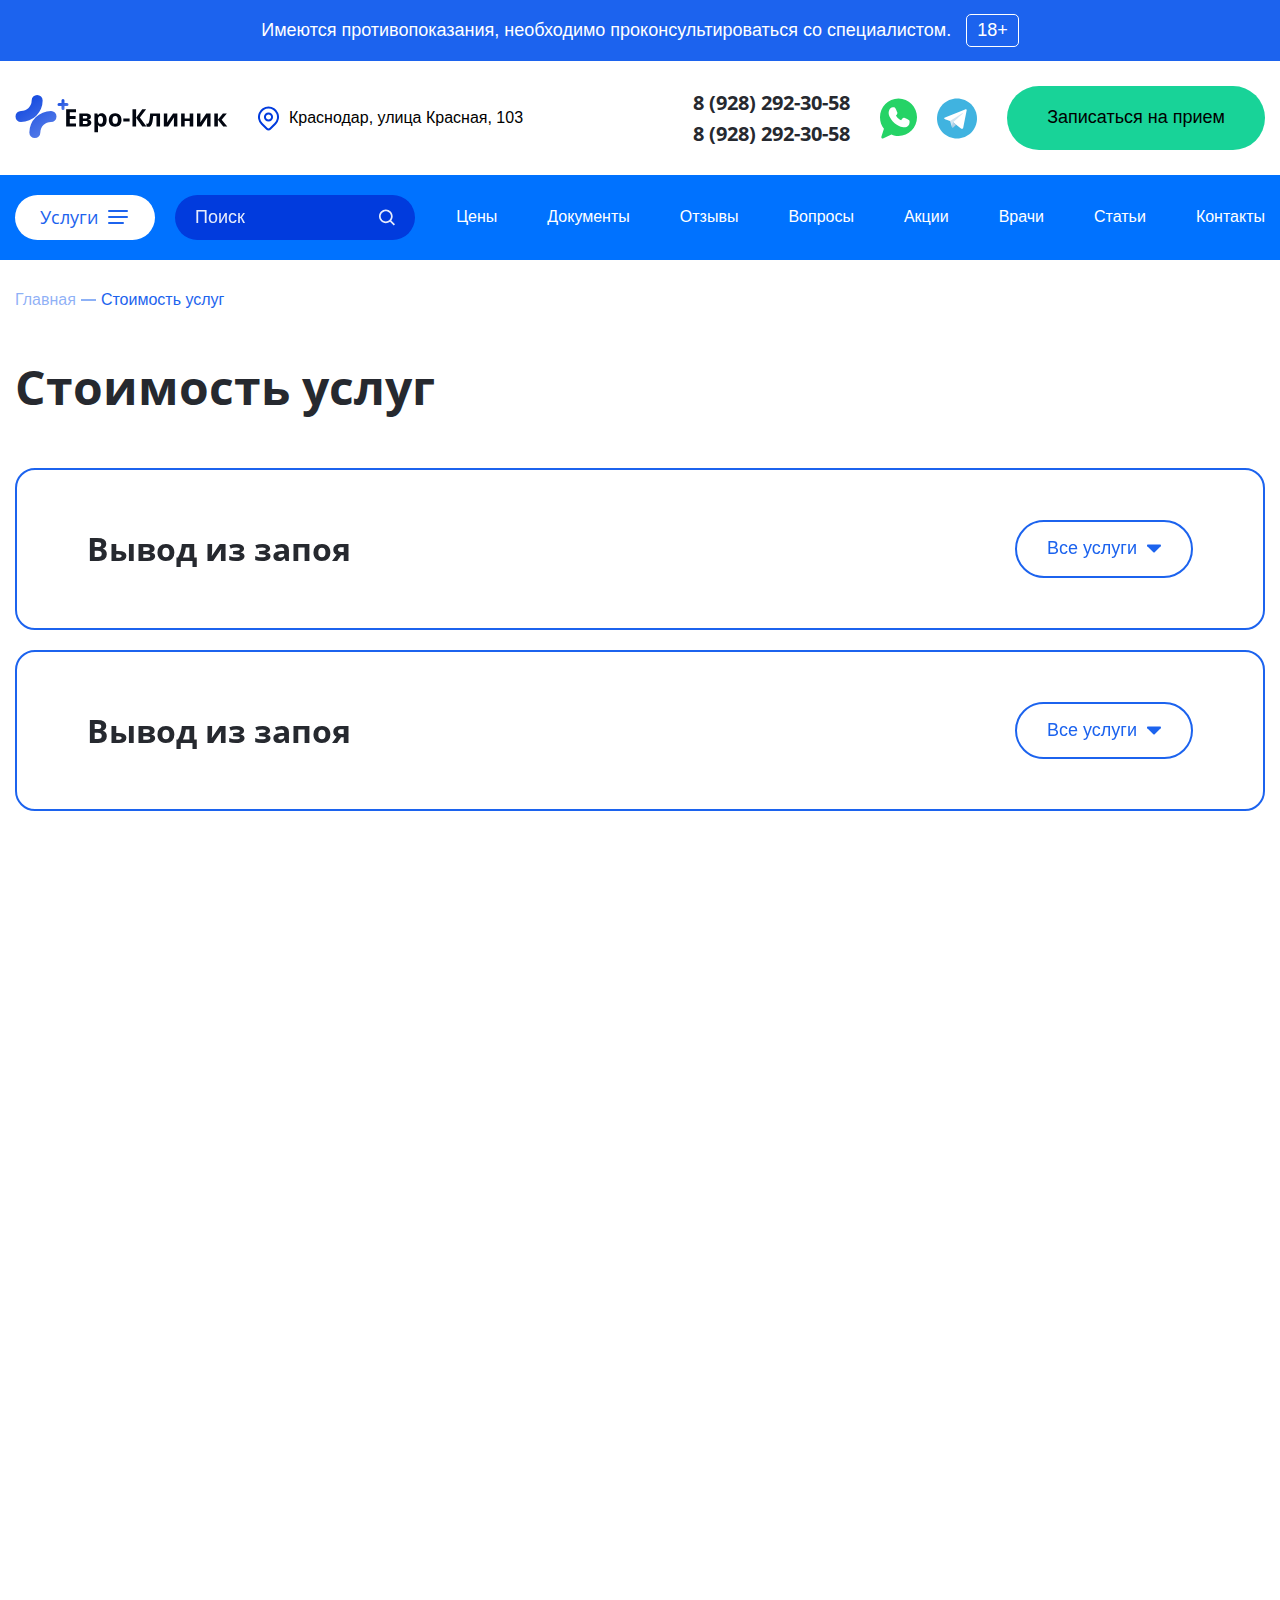
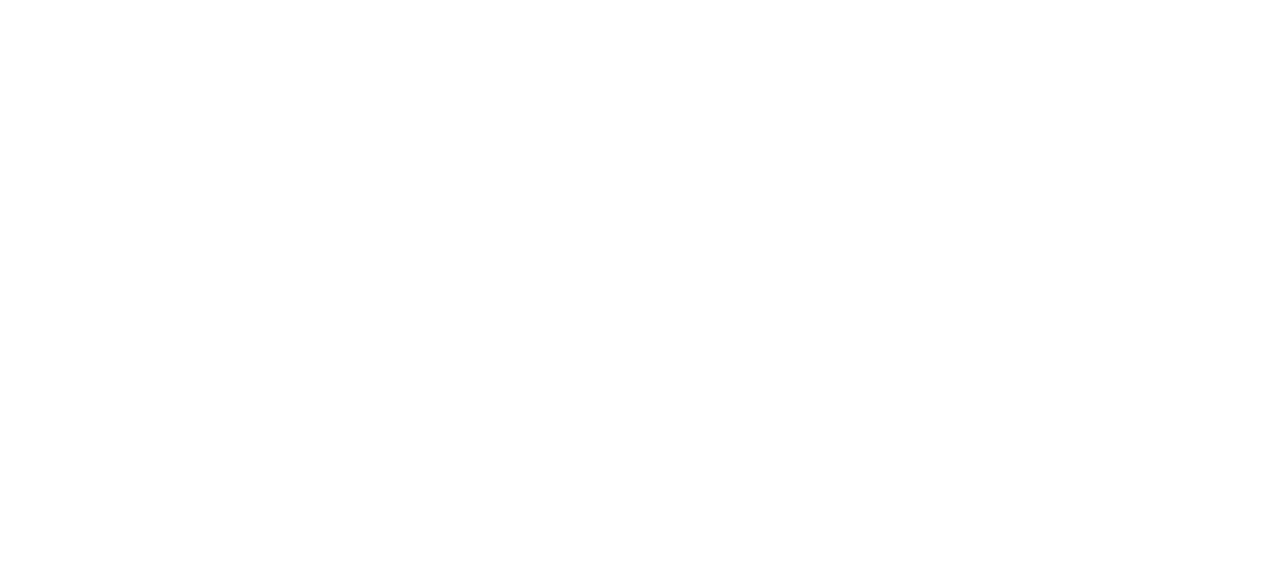
<file: prices.html>
<!DOCTYPE html>
<html lang="ru">

<head>
    <meta charset="UTF-8">
    <meta name="viewport" content="width=device-width, initial-scale=1.0">
    <link rel="stylesheet" href="assets/css/normalize.css">
    <link rel="stylesheet" href="assets/css/build/aos.css">
    <link rel="stylesheet" href="assets/css/build/swiper.css">
    <link rel="stylesheet" href="assets/css/build/fancybox.css">
    <link rel="stylesheet" href="assets/css/style.css">
    <script defer src="assets/js/build/mask.js"></script>
    <script defer src="assets/js/build/aos.js"></script>
    <script defer src="assets/js/build/swiper.js"></script>
    <script defer src="assets/js/build/fancybox.js"></script>
    <script defer src="assets/js/main.js"></script>
    <title>Цены</title>
</head>

<body>
    <div class="contraindications">
        <div class="contraindications__container container">
            <p class="contraindications__text">
                Имеются противопоказания, необходимо проконсультироваться со специалистом.&nbsp;<span
                    class="contraindications__decor">18+</span>
            </p>
        </div>
    </div>
    <header class="header">
        <div class="header__top">
            <div class="header__top-container container">
                <div class="header__top-item">
                    <a href="/" class="header__logo logo">
                        <picture class="logo__picture">
                            <img src="assets/img/logo.svg" alt="" class="logo__img">
                        </picture>
                    </a>
                    <div class="header__top-item-wrapper">
                        <button class="header__address popup-btn" data-path="city">
                            <svg class="header__address-icon" width="21" height="25" viewBox="0 0 21 25" fill="none"
                                xmlns="http://www.w3.org/2000/svg">
                                <path
                                    d="M6.9375 11.021C6.9375 11.968 7.31283 12.8761 7.98093 13.5457C8.64903 14.2153 9.55517 14.5915 10.5 14.5915C11.4448 14.5915 12.351 14.2153 13.0191 13.5457C13.6872 12.8761 14.0625 11.968 14.0625 11.021C14.0625 10.074 13.6872 9.16587 13.0191 8.49627C12.351 7.82667 11.4448 7.45049 10.5 7.45049C9.55517 7.45049 8.64903 7.82667 7.98093 8.49627C7.31283 9.16587 6.9375 10.074 6.9375 11.021Z"
                                    stroke="#013BDD" stroke-width="2" stroke-linecap="round" stroke-linejoin="round" />
                                <path
                                    d="M17.2177 17.7538L12.1791 22.8037C11.7338 23.2495 11.1301 23.5 10.5006 23.5C9.87112 23.5 9.26739 23.2495 8.82206 22.8037L3.78232 17.7538C2.45377 16.4222 1.54903 14.7256 1.18251 12.8787C0.815988 11.0317 1.00415 9.11734 1.7232 7.37757C2.44224 5.6378 3.65988 4.1508 5.22214 3.1046C6.78439 2.0584 8.6211 1.5 10.5 1.5C12.3789 1.5 14.2156 2.0584 15.7779 3.1046C17.3401 4.1508 18.5578 5.6378 19.2768 7.37757C19.9959 9.11734 20.184 11.0317 19.8175 12.8787C19.451 14.7256 18.5462 16.4222 17.2177 17.7538Z"
                                    stroke="#013BDD" stroke-width="2" stroke-linecap="round" stroke-linejoin="round" />
                            </svg>
                            <p class="header__address-text">
                                Краснодар, улица Красная, 103
                            </p>
                        </button>
                        <a href="tel:89282923058" class="header__phone-mobile">
                            <svg width="21" height="21" viewBox="0 0 21 21" fill="none"
                                xmlns="http://www.w3.org/2000/svg">
                                <path
                                    d="M3.23529 1H7.70588L9.94118 6.58824L7.14706 8.26471C8.34401 10.6917 10.3083 12.656 12.7353 13.8529L14.4118 11.0588L20 13.2941V17.7647C20 18.3575 19.7645 18.9261 19.3453 19.3453C18.9261 19.7645 18.3575 20 17.7647 20C13.4051 19.7351 9.29311 17.8837 6.20469 14.7953C3.11627 11.7069 1.26494 7.59494 1 3.23529C1 2.64246 1.2355 2.0739 1.6547 1.6547C2.0739 1.2355 2.64246 1 3.23529 1Z"
                                    stroke="#1C63EE" stroke-width="2" stroke-linecap="round" stroke-linejoin="round" />
                            </svg>
                        </a>
                        <button class="header__open-menu open-menu">
                            <svg width="40" height="27" viewBox="0 0 40 27" fill="none"
                                xmlns="http://www.w3.org/2000/svg">
                                <rect width="40" height="5" rx="2.5" fill="#1C63EE" />
                                <rect y="11" width="40" height="5" rx="2.5" fill="#1C63EE" />
                                <rect y="22" width="30" height="5" rx="2.5" fill="#1C63EE" />
                            </svg>
                        </button>
                    </div>
                </div>
                <div class="header__top-item">
                    <div class="header__phones">
                        <a href="tel:89282923058" class="header__phone">8 (928) 292-30-58</a>
                        <a href="tel:89282923058" class="header__phone">8 (928) 292-30-58</a>
                    </div>
                    <ul class="header__socials socials">
                        <li class="socials__item social">
                            <a href="#" target="_blank" class="social__link">
                                <svg width="37" height="41" viewBox="0 0 37 41" fill="none"
                                    xmlns="http://www.w3.org/2000/svg">
                                    <path
                                        d="M18.5 0.5C8.26333 0.5 0 8.875 0 19.25C0 23.5 1.35667 27.5 3.94667 30.75L1.35667 38.75C1.23333 39.25 1.35667 39.75 1.72667 40.125C1.85 40.375 2.22 40.5 2.46667 40.5C2.59 40.5 2.83667 40.5 2.96 40.375L11.47 36.5C13.69 37.5 16.0333 38 18.5 38C28.7367 38 37 29.625 37 19.25C37 8.875 28.7367 0.5 18.5 0.5Z"
                                        fill="#25D366" />
                                    <path
                                        d="M29.23 26.125C28.7367 27.625 26.8867 28.875 25.2833 29.125C24.9133 29.25 24.5433 29.25 24.05 29.25C23.0633 29.25 21.5833 29 18.9933 27.875C16.0333 26.625 13.0733 24 10.73 20.625V20.5C9.99 19.375 8.63333 17.25 8.63333 15C8.63333 12.25 9.99 10.875 10.4833 10.25C11.1 9.625 11.9633 9.25 12.95 9.25C13.1967 9.25 13.32 9.25 13.5667 9.25C14.43 9.25 15.0467 9.5 15.6633 10.75L16.1567 11.75C16.5267 12.75 17.02 13.875 17.1433 14C17.5133 14.75 17.5133 15.375 17.1433 16C17.02 16.375 16.7733 16.625 16.5267 16.875C16.4033 17.125 16.28 17.25 16.1567 17.25C16.0333 17.375 16.0333 17.375 15.91 17.5C16.28 18.125 17.02 19.25 18.0067 20.125C19.4867 21.5 20.5967 21.875 21.2133 22.125C21.46 21.875 21.7067 21.375 22.0767 21L22.2 20.75C22.8167 19.875 23.8033 19.625 24.79 20C25.2833 20.25 27.9967 21.5 27.9967 21.5L28.2433 21.625C28.6133 21.875 29.1067 22 29.3533 22.5C29.8467 23.625 29.4767 25.25 29.23 26.125Z"
                                        fill="white" />
                                </svg>
                            </a>
                        </li>
                        <li class="socials__item social">
                            <a href="#" target="_blank" class="social__link">
                                <svg width="40" height="41" viewBox="0 0 40 41" fill="none"
                                    xmlns="http://www.w3.org/2000/svg">
                                    <path
                                        d="M20 0.5C8.95422 0.5 0 9.45422 0 20.5C0 31.5458 8.95422 40.5 20 40.5C31.0458 40.5 40 31.5458 40 20.5C40 9.45422 31.0458 0.5 20 0.5Z"
                                        fill="#40B3E0" />
                                    <path
                                        d="M29.7317 12.0048L26.1595 30.0153C26.1595 30.0153 25.6599 31.2643 24.286 30.6648L16.0426 24.3448L13.0451 22.8961L7.99916 21.1973C7.99916 21.1973 7.22478 20.9226 7.14978 20.3231C7.07494 19.7236 8.02416 19.3989 8.02416 19.3989L28.0829 11.5301C28.0829 11.5301 29.7317 10.8057 29.7317 12.0048Z"
                                        fill="white" />
                                    <path
                                        d="M15.409 29.813C15.409 29.813 15.1684 29.7905 14.8686 28.8412C14.5689 27.892 13.0451 22.896 13.0451 22.896L25.1603 15.2023C25.1603 15.2023 25.8598 14.7776 25.8348 15.2023C25.8348 15.2023 25.9597 15.2771 25.585 15.6268C25.2103 15.9766 16.0676 24.1949 16.0676 24.1949"
                                        fill="#D2E5F1" />
                                    <path
                                        d="M19.2034 26.768L15.9427 29.7408C15.9427 29.7408 15.6879 29.9343 15.409 29.813L16.0334 24.291"
                                        fill="#B5CFE4" />
                                </svg>
                            </a>
                        </li>
                    </ul>
                    <button class="header__btn btn popup-btn" data-path="form">
                        Записаться на прием
                    </button>
                </div>
            </div>
        </div>
        <div class="header__bottom">
            <div class="header__bottom-container container">
                <div class="header__navigation-close">
                    <button class="header__navigation-close-btn close-menu">
                        <svg width="20" height="20" viewBox="0 0 20 20" fill="none" xmlns="http://www.w3.org/2000/svg">
                            <path d="M2 2L18 18M2 18L18 2" stroke="white" stroke-opacity="0.9" stroke-width="4"
                                stroke-linecap="round" />
                        </svg>
                    </button>
                </div>
                <div class="header__navigation">
                    <div class="header__navigation-wrapper">
                        <button class="header__nav-btn">
                            <span class="header__nav-btn-text">
                                Услуги
                            </span>
                            <span class="header__nav-btn-decor">
                                <span class="header__nav-btn-decor-line"></span>
                            </span>
                            <span class="header__nav-btn-arrow">
                                <svg width="12" height="7" viewBox="0 0 12 7" fill="none"
                                    xmlns="http://www.w3.org/2000/svg">
                                    <path
                                        d="M11.1414 0C11.8717 0 12.2531 0.862765 11.8125 1.42015L11.7474 1.49365L6.60443 6.74374C6.45683 6.8944 6.26045 6.9849 6.05214 6.99827C5.84383 7.01165 5.63789 6.94697 5.47297 6.81637L5.3924 6.74374L0.249434 1.49365L0.17829 1.4114L0.132003 1.34402L0.0857164 1.26002L0.0711445 1.22852L0.0480012 1.1699L0.020572 1.07539L0.0120002 1.02902L0.0034288 0.976517L0 0.926641L0 0.823389L0.0042859 0.772639L0.0120002 0.720138L0.020572 0.674637L0.0480012 0.580135L0.0711445 0.521509L0.131146 0.406007L0.186861 0.327255L0.249434 0.25638L0.330007 0.183753L0.396009 0.136503L0.478296 0.0892518L0.509154 0.0743763L0.566584 0.0507505L0.659157 0.0227504L0.704586 0.0140001L0.756016 0.00524971L0.804874 0.0017499L11.1414 0Z"
                                        fill="white" fill-opacity="0.9" />
                                </svg>
                            </span>
                        </button>
                        <div class="header__navigation-dropdown">
                            <ul class="header__navigation-content">
                                <li class="header__navigation-content-item">
                                    <button class="header__navigation-tab">
                                        <span class="header__navigation-tab-icon" data-src="assets/img/icons/menu-1.svg"
                                            style="-webkit-mask-image: url('assets/img/icons/menu-1.svg');mask-image: url('assets/img/icons/menu-1.svg');"></span>
                                        <span class="header__navigation-tab-text">Вывод из запоя</span>
                                        <img src="assets/img/icons/menu-mobile-arrow.svg" alt=""
                                            aria-label="presentation" class="header__navigation-tab-arrow">
                                    </button>
                                    <ul class="header__navigation-list">
                                        <li class="header__navigation-nav-item">
                                            <a href="#" class="header__navigation-nav-link">
                                                Вшивание ампулы
                                            </a>
                                        </li>
                                        <li class="header__navigation-nav-item">
                                            <a href="#" class="header__navigation-nav-link">
                                                Кодирование Эспераль
                                            </a>
                                        </li>
                                        <li class="header__navigation-nav-item">
                                            <a href="#" class="header__navigation-nav-link">
                                                Принудительное кодирование
                                            </a>
                                        </li>
                                        <li class="header__navigation-nav-item">
                                            <a href="#" class="header__navigation-nav-link">
                                                Кодирование на дому
                                            </a>
                                        </li>
                                        <li class="header__navigation-nav-item">
                                            <a href="#" class="header__navigation-nav-link">
                                                Кодирование уколом
                                            </a>
                                        </li>
                                        <li class="header__navigation-nav-item">
                                            <a href="#" class="header__navigation-nav-link">
                                                Анонимное кодирование
                                            </a>
                                        </li>
                                        <li class="header__navigation-nav-item">
                                            <a href="#" class="header__navigation-nav-link">
                                                Кодирование по методу Довженко
                                            </a>
                                        </li>
                                        <li class="header__navigation-nav-item">
                                            <a href="#" class="header__navigation-nav-link">
                                                Кодирование гипнозом
                                            </a>
                                        </li>
                                        <li class="header__navigation-nav-item">
                                            <a href="#" class="header__navigation-nav-link">
                                                Вшивание ампулы
                                            </a>
                                        </li>
                                        <li class="header__navigation-nav-item">
                                            <a href="#" class="header__navigation-nav-link">
                                                Вшивание ампулы
                                            </a>
                                        </li>
                                        <li class="header__navigation-nav-item">
                                            <a href="#" class="header__navigation-nav-link">
                                                Вшивание ампулы
                                            </a>
                                        </li>
                                        <li class="header__navigation-nav-item">
                                            <a href="#" class="header__navigation-nav-link">
                                                Вшивание ампулы
                                            </a>
                                        </li>
                                        <li class="header__navigation-nav-item">
                                            <a href="#" class="header__navigation-nav-link">
                                                Вшивание ампулы
                                            </a>
                                        </li>
                                        <li class="header__navigation-nav-item">
                                            <a href="#" class="header__navigation-nav-link">
                                                Вшивание ампулы
                                            </a>
                                        </li>
                                        <li class="header__navigation-nav-item">
                                            <a href="#" class="header__navigation-nav-link">
                                                Вшивание ампулы
                                            </a>
                                        </li>
                                    </ul>
                                </li>
                                <li class="header__navigation-content-item">
                                    <button class="header__navigation-tab">
                                        <span class="header__navigation-tab-icon" data-src="assets/img/icons/menu-2.svg"
                                            style="-webkit-mask-image: url('assets/img/icons/menu-2.svg');mask-image: url('assets/img/icons/menu-2.svg');"></span>
                                        <span class="header__navigation-tab-text">Лечение алкоголизма</span>
                                        <img src="assets/img/icons/menu-mobile-arrow.svg" alt=""
                                            aria-label="presentation" class="header__navigation-tab-arrow">
                                    </button>
                                    <ul class="header__navigation-list">
                                        <li class="header__navigation-nav-item">
                                            <a href="#" class="header__navigation-nav-link">
                                                Вшивание ампулы
                                            </a>
                                        </li>
                                        <li class="header__navigation-nav-item">
                                            <a href="#" class="header__navigation-nav-link">
                                                Кодирование Эспераль
                                            </a>
                                        </li>
                                        <li class="header__navigation-nav-item">
                                            <a href="#" class="header__navigation-nav-link">
                                                Принудительное кодирование
                                            </a>
                                        </li>
                                        <li class="header__navigation-nav-item">
                                            <a href="#" class="header__navigation-nav-link">
                                                Кодирование на дому
                                            </a>
                                        </li>
                                        <li class="header__navigation-nav-item">
                                            <a href="#" class="header__navigation-nav-link">
                                                Кодирование уколом
                                            </a>
                                        </li>
                                        <li class="header__navigation-nav-item">
                                            <a href="#" class="header__navigation-nav-link">
                                                Анонимное кодирование
                                            </a>
                                        </li>
                                        <li class="header__navigation-nav-item">
                                            <a href="#" class="header__navigation-nav-link">
                                                Кодирование по методу Довженко
                                            </a>
                                        </li>
                                        <li class="header__navigation-nav-item">
                                            <a href="#" class="header__navigation-nav-link">
                                                Кодирование гипнозом
                                            </a>
                                        </li>
                                        <li class="header__navigation-nav-item">
                                            <a href="#" class="header__navigation-nav-link">
                                                Вшивание ампулы
                                            </a>
                                        </li>
                                        <li class="header__navigation-nav-item">
                                            <a href="#" class="header__navigation-nav-link">
                                                Вшивание ампулы
                                            </a>
                                        </li>
                                        <li class="header__navigation-nav-item">
                                            <a href="#" class="header__navigation-nav-link">
                                                Вшивание ампулы
                                            </a>
                                        </li>
                                        <li class="header__navigation-nav-item">
                                            <a href="#" class="header__navigation-nav-link">
                                                Вшивание ампулы
                                            </a>
                                        </li>
                                        <li class="header__navigation-nav-item">
                                            <a href="#" class="header__navigation-nav-link">
                                                Вшивание ампулы
                                            </a>
                                        </li>
                                        <li class="header__navigation-nav-item">
                                            <a href="#" class="header__navigation-nav-link">
                                                Вшивание ампулы
                                            </a>
                                        </li>
                                        <li class="header__navigation-nav-item">
                                            <a href="#" class="header__navigation-nav-link">
                                                Вшивание ампулы
                                            </a>
                                        </li>
                                        <li class="header__navigation-nav-item">
                                            <a href="#" class="header__navigation-nav-link">
                                                Вшивание ампулы
                                            </a>
                                        </li>
                                        <li class="header__navigation-nav-item">
                                            <a href="#" class="header__navigation-nav-link">
                                                Кодирование Эспераль
                                            </a>
                                        </li>
                                        <li class="header__navigation-nav-item">
                                            <a href="#" class="header__navigation-nav-link">
                                                Принудительное кодирование
                                            </a>
                                        </li>
                                        <li class="header__navigation-nav-item">
                                            <a href="#" class="header__navigation-nav-link">
                                                Кодирование на дому
                                            </a>
                                        </li>
                                        <li class="header__navigation-nav-item">
                                            <a href="#" class="header__navigation-nav-link">
                                                Кодирование уколом
                                            </a>
                                        </li>
                                        <li class="header__navigation-nav-item">
                                            <a href="#" class="header__navigation-nav-link">
                                                Анонимное кодирование
                                            </a>
                                        </li>
                                        <li class="header__navigation-nav-item">
                                            <a href="#" class="header__navigation-nav-link">
                                                Кодирование по методу Довженко
                                            </a>
                                        </li>
                                        <li class="header__navigation-nav-item">
                                            <a href="#" class="header__navigation-nav-link">
                                                Кодирование гипнозом
                                            </a>
                                        </li>
                                        <li class="header__navigation-nav-item">
                                            <a href="#" class="header__navigation-nav-link">
                                                Вшивание ампулы
                                            </a>
                                        </li>
                                        <li class="header__navigation-nav-item">
                                            <a href="#" class="header__navigation-nav-link">
                                                Вшивание ампулы
                                            </a>
                                        </li>
                                        <li class="header__navigation-nav-item">
                                            <a href="#" class="header__navigation-nav-link">
                                                Вшивание ампулы
                                            </a>
                                        </li>
                                        <li class="header__navigation-nav-item">
                                            <a href="#" class="header__navigation-nav-link">
                                                Вшивание ампулы
                                            </a>
                                        </li>
                                        <li class="header__navigation-nav-item">
                                            <a href="#" class="header__navigation-nav-link">
                                                Вшивание ампулы
                                            </a>
                                        </li>
                                        <li class="header__navigation-nav-item">
                                            <a href="#" class="header__navigation-nav-link">
                                                Вшивание ампулы
                                            </a>
                                        </li>
                                        <li class="header__navigation-nav-item">
                                            <a href="#" class="header__navigation-nav-link">
                                                Вшивание ампулы
                                            </a>
                                        </li>
                                        <li class="header__navigation-nav-item">
                                            <a href="#" class="header__navigation-nav-link">
                                                Вшивание ампулы
                                            </a>
                                        </li>
                                        <li class="header__navigation-nav-item">
                                            <a href="#" class="header__navigation-nav-link">
                                                Кодирование Эспераль
                                            </a>
                                        </li>
                                        <li class="header__navigation-nav-item">
                                            <a href="#" class="header__navigation-nav-link">
                                                Принудительное кодирование
                                            </a>
                                        </li>
                                        <li class="header__navigation-nav-item">
                                            <a href="#" class="header__navigation-nav-link">
                                                Кодирование на дому
                                            </a>
                                        </li>
                                        <li class="header__navigation-nav-item">
                                            <a href="#" class="header__navigation-nav-link">
                                                Кодирование уколом
                                            </a>
                                        </li>
                                        <li class="header__navigation-nav-item">
                                            <a href="#" class="header__navigation-nav-link">
                                                Анонимное кодирование
                                            </a>
                                        </li>
                                        <li class="header__navigation-nav-item">
                                            <a href="#" class="header__navigation-nav-link">
                                                Кодирование по методу Довженко
                                            </a>
                                        </li>
                                        <li class="header__navigation-nav-item">
                                            <a href="#" class="header__navigation-nav-link">
                                                Кодирование гипнозом
                                            </a>
                                        </li>
                                        <li class="header__navigation-nav-item">
                                            <a href="#" class="header__navigation-nav-link">
                                                Вшивание ампулы
                                            </a>
                                        </li>
                                        <li class="header__navigation-nav-item">
                                            <a href="#" class="header__navigation-nav-link">
                                                Вшивание ампулы
                                            </a>
                                        </li>
                                        <li class="header__navigation-nav-item">
                                            <a href="#" class="header__navigation-nav-link">
                                                Вшивание ампулы
                                            </a>
                                        </li>
                                        <li class="header__navigation-nav-item">
                                            <a href="#" class="header__navigation-nav-link">
                                                Вшивание ампулы
                                            </a>
                                        </li>
                                        <li class="header__navigation-nav-item">
                                            <a href="#" class="header__navigation-nav-link">
                                                Вшивание ампулы
                                            </a>
                                        </li>
                                        <li class="header__navigation-nav-item">
                                            <a href="#" class="header__navigation-nav-link">
                                                Вшивание ампулы
                                            </a>
                                        </li>
                                        <li class="header__navigation-nav-item">
                                            <a href="#" class="header__navigation-nav-link">
                                                Вшивание ампулы
                                            </a>
                                        </li>
                                        <li class="header__navigation-nav-item">
                                            <a href="#" class="header__navigation-nav-link">
                                                Вшивание ампулы
                                            </a>
                                        </li>
                                        <li class="header__navigation-nav-item">
                                            <a href="#" class="header__navigation-nav-link">
                                                Кодирование Эспераль
                                            </a>
                                        </li>
                                        <li class="header__navigation-nav-item">
                                            <a href="#" class="header__navigation-nav-link">
                                                Принудительное кодирование
                                            </a>
                                        </li>
                                        <li class="header__navigation-nav-item">
                                            <a href="#" class="header__navigation-nav-link">
                                                Кодирование на дому
                                            </a>
                                        </li>
                                        <li class="header__navigation-nav-item">
                                            <a href="#" class="header__navigation-nav-link">
                                                Кодирование уколом
                                            </a>
                                        </li>
                                        <li class="header__navigation-nav-item">
                                            <a href="#" class="header__navigation-nav-link">
                                                Анонимное кодирование
                                            </a>
                                        </li>
                                        <li class="header__navigation-nav-item">
                                            <a href="#" class="header__navigation-nav-link">
                                                Кодирование по методу Довженко
                                            </a>
                                        </li>
                                        <li class="header__navigation-nav-item">
                                            <a href="#" class="header__navigation-nav-link">
                                                Кодирование гипнозом
                                            </a>
                                        </li>
                                        <li class="header__navigation-nav-item">
                                            <a href="#" class="header__navigation-nav-link">
                                                Вшивание ампулы
                                            </a>
                                        </li>
                                        <li class="header__navigation-nav-item">
                                            <a href="#" class="header__navigation-nav-link">
                                                Вшивание ампулы
                                            </a>
                                        </li>
                                        <li class="header__navigation-nav-item">
                                            <a href="#" class="header__navigation-nav-link">
                                                Вшивание ампулы
                                            </a>
                                        </li>
                                        <li class="header__navigation-nav-item">
                                            <a href="#" class="header__navigation-nav-link">
                                                Вшивание ампулы
                                            </a>
                                        </li>
                                        <li class="header__navigation-nav-item">
                                            <a href="#" class="header__navigation-nav-link">
                                                Вшивание ампулы
                                            </a>
                                        </li>
                                        <li class="header__navigation-nav-item">
                                            <a href="#" class="header__navigation-nav-link">
                                                Вшивание ампулы
                                            </a>
                                        </li>
                                        <li class="header__navigation-nav-item">
                                            <a href="#" class="header__navigation-nav-link">
                                                Вшивание ампулы
                                            </a>
                                        </li>
                                    </ul>
                                </li>
                                <li class="header__navigation-content-item">
                                    <button class="header__navigation-tab">
                                        <span class="header__navigation-tab-icon" data-src="assets/img/icons/menu-3.svg"
                                            style="-webkit-mask-image: url('assets/img/icons/menu-3.svg');mask-image: url('assets/img/icons/menu-3.svg');"></span>
                                        <span class="header__navigation-tab-text">Кодирование
                                            от алкоголизма</span>
                                        <img src="assets/img/icons/menu-mobile-arrow.svg" alt=""
                                            aria-label="presentation" class="header__navigation-tab-arrow">
                                    </button>
                                    <ul class="header__navigation-list">
                                        <li class="header__navigation-nav-item">
                                            <a href="#" class="header__navigation-nav-link">
                                                Вшивание ампулы
                                            </a>
                                        </li>
                                        <li class="header__navigation-nav-item">
                                            <a href="#" class="header__navigation-nav-link">
                                                Кодирование Эспераль
                                            </a>
                                        </li>
                                        <li class="header__navigation-nav-item">
                                            <a href="#" class="header__navigation-nav-link">
                                                Принудительное кодирование
                                            </a>
                                        </li>
                                        <li class="header__navigation-nav-item">
                                            <a href="#" class="header__navigation-nav-link">
                                                Кодирование на дому
                                            </a>
                                        </li>
                                        <li class="header__navigation-nav-item">
                                            <a href="#" class="header__navigation-nav-link">
                                                Кодирование уколом
                                            </a>
                                        </li>
                                        <li class="header__navigation-nav-item">
                                            <a href="#" class="header__navigation-nav-link">
                                                Анонимное кодирование
                                            </a>
                                        </li>
                                        <li class="header__navigation-nav-item">
                                            <a href="#" class="header__navigation-nav-link">
                                                Кодирование по методу Довженко
                                            </a>
                                        </li>
                                        <li class="header__navigation-nav-item">
                                            <a href="#" class="header__navigation-nav-link">
                                                Кодирование гипнозом
                                            </a>
                                        </li>
                                        <li class="header__navigation-nav-item">
                                            <a href="#" class="header__navigation-nav-link">
                                                Вшивание ампулы
                                            </a>
                                        </li>
                                        <li class="header__navigation-nav-item">
                                            <a href="#" class="header__navigation-nav-link">
                                                Вшивание ампулы
                                            </a>
                                        </li>
                                        <li class="header__navigation-nav-item">
                                            <a href="#" class="header__navigation-nav-link">
                                                Вшивание ампулы
                                            </a>
                                        </li>
                                        <li class="header__navigation-nav-item">
                                            <a href="#" class="header__navigation-nav-link">
                                                Вшивание ампулы
                                            </a>
                                        </li>
                                        <li class="header__navigation-nav-item">
                                            <a href="#" class="header__navigation-nav-link">
                                                Вшивание ампулы
                                            </a>
                                        </li>
                                        <li class="header__navigation-nav-item">
                                            <a href="#" class="header__navigation-nav-link">
                                                Вшивание ампулы
                                            </a>
                                        </li>
                                        <li class="header__navigation-nav-item">
                                            <a href="#" class="header__navigation-nav-link">
                                                Вшивание ампулы
                                            </a>
                                        </li>
                                    </ul>
                                </li>
                                <li class="header__navigation-content-item">
                                    <button class="header__navigation-tab">
                                        <span class="header__navigation-tab-icon" data-src="assets/img/icons/menu-4.svg"
                                            style="-webkit-mask-image: url('assets/img/icons/menu-4.svg');mask-image: url('assets/img/icons/menu-4.svg');"></span>
                                        <span class="header__navigation-tab-text">Наркологическая помощь</span>
                                        <img src="assets/img/icons/menu-mobile-arrow.svg" alt=""
                                            aria-label="presentation" class="header__navigation-tab-arrow">
                                    </button>
                                    <ul class="header__navigation-list">
                                        <li class="header__navigation-nav-item">
                                            <a href="#" class="header__navigation-nav-link">
                                                Вшивание ампулы
                                            </a>
                                        </li>
                                        <li class="header__navigation-nav-item">
                                            <a href="#" class="header__navigation-nav-link">
                                                Кодирование Эспераль
                                            </a>
                                        </li>
                                        <li class="header__navigation-nav-item">
                                            <a href="#" class="header__navigation-nav-link">
                                                Принудительное кодирование
                                            </a>
                                        </li>
                                        <li class="header__navigation-nav-item">
                                            <a href="#" class="header__navigation-nav-link">
                                                Кодирование на дому
                                            </a>
                                        </li>
                                        <li class="header__navigation-nav-item">
                                            <a href="#" class="header__navigation-nav-link">
                                                Кодирование уколом
                                            </a>
                                        </li>
                                        <li class="header__navigation-nav-item">
                                            <a href="#" class="header__navigation-nav-link">
                                                Анонимное кодирование
                                            </a>
                                        </li>
                                        <li class="header__navigation-nav-item">
                                            <a href="#" class="header__navigation-nav-link">
                                                Кодирование по методу Довженко
                                            </a>
                                        </li>
                                        <li class="header__navigation-nav-item">
                                            <a href="#" class="header__navigation-nav-link">
                                                Кодирование гипнозом
                                            </a>
                                        </li>
                                        <li class="header__navigation-nav-item">
                                            <a href="#" class="header__navigation-nav-link">
                                                Вшивание ампулы
                                            </a>
                                        </li>
                                        <li class="header__navigation-nav-item">
                                            <a href="#" class="header__navigation-nav-link">
                                                Вшивание ампулы
                                            </a>
                                        </li>
                                        <li class="header__navigation-nav-item">
                                            <a href="#" class="header__navigation-nav-link">
                                                Вшивание ампулы
                                            </a>
                                        </li>
                                        <li class="header__navigation-nav-item">
                                            <a href="#" class="header__navigation-nav-link">
                                                Вшивание ампулы
                                            </a>
                                        </li>
                                        <li class="header__navigation-nav-item">
                                            <a href="#" class="header__navigation-nav-link">
                                                Вшивание ампулы
                                            </a>
                                        </li>
                                        <li class="header__navigation-nav-item">
                                            <a href="#" class="header__navigation-nav-link">
                                                Вшивание ампулы
                                            </a>
                                        </li>
                                        <li class="header__navigation-nav-item">
                                            <a href="#" class="header__navigation-nav-link">
                                                Вшивание ампулы
                                            </a>
                                        </li>
                                    </ul>
                                </li>
                                <li class="header__navigation-content-item">
                                    <button class="header__navigation-tab">
                                        <span class="header__navigation-tab-icon" data-src="assets/img/icons/menu-5.svg"
                                            style="-webkit-mask-image: url('assets/img/icons/menu-5.svg');mask-image: url('assets/img/icons/menu-5.svg');"></span>
                                        <span class="header__navigation-tab-text">Лечение наркомании</span>
                                        <img src="assets/img/icons/menu-mobile-arrow.svg" alt=""
                                            aria-label="presentation" class="header__navigation-tab-arrow">
                                    </button>
                                    <ul class="header__navigation-list">
                                        <li class="header__navigation-nav-item">
                                            <a href="#" class="header__navigation-nav-link">
                                                Вшивание ампулы
                                            </a>
                                        </li>
                                        <li class="header__navigation-nav-item">
                                            <a href="#" class="header__navigation-nav-link">
                                                Кодирование Эспераль
                                            </a>
                                        </li>
                                        <li class="header__navigation-nav-item">
                                            <a href="#" class="header__navigation-nav-link">
                                                Принудительное кодирование
                                            </a>
                                        </li>
                                        <li class="header__navigation-nav-item">
                                            <a href="#" class="header__navigation-nav-link">
                                                Кодирование на дому
                                            </a>
                                        </li>
                                        <li class="header__navigation-nav-item">
                                            <a href="#" class="header__navigation-nav-link">
                                                Кодирование уколом
                                            </a>
                                        </li>
                                        <li class="header__navigation-nav-item">
                                            <a href="#" class="header__navigation-nav-link">
                                                Анонимное кодирование
                                            </a>
                                        </li>
                                        <li class="header__navigation-nav-item">
                                            <a href="#" class="header__navigation-nav-link">
                                                Кодирование по методу Довженко
                                            </a>
                                        </li>
                                        <li class="header__navigation-nav-item">
                                            <a href="#" class="header__navigation-nav-link">
                                                Кодирование гипнозом
                                            </a>
                                        </li>
                                        <li class="header__navigation-nav-item">
                                            <a href="#" class="header__navigation-nav-link">
                                                Вшивание ампулы
                                            </a>
                                        </li>
                                        <li class="header__navigation-nav-item">
                                            <a href="#" class="header__navigation-nav-link">
                                                Вшивание ампулы
                                            </a>
                                        </li>
                                        <li class="header__navigation-nav-item">
                                            <a href="#" class="header__navigation-nav-link">
                                                Вшивание ампулы
                                            </a>
                                        </li>
                                        <li class="header__navigation-nav-item">
                                            <a href="#" class="header__navigation-nav-link">
                                                Вшивание ампулы
                                            </a>
                                        </li>
                                        <li class="header__navigation-nav-item">
                                            <a href="#" class="header__navigation-nav-link">
                                                Вшивание ампулы
                                            </a>
                                        </li>
                                        <li class="header__navigation-nav-item">
                                            <a href="#" class="header__navigation-nav-link">
                                                Вшивание ампулы
                                            </a>
                                        </li>
                                        <li class="header__navigation-nav-item">
                                            <a href="#" class="header__navigation-nav-link">
                                                Вшивание ампулы
                                            </a>
                                        </li>
                                    </ul>
                                </li>
                                <li class="header__navigation-content-item">
                                    <button class="header__navigation-tab">
                                        <span class="header__navigation-tab-icon" data-src="assets/img/icons/menu-6.svg"
                                            style="-webkit-mask-image: url('assets/img/icons/menu-6.svg');mask-image: url('assets/img/icons/menu-6.svg');"></span>
                                        <span class="header__navigation-tab-text">Реабилитационный центр</span>
                                        <img src="assets/img/icons/menu-mobile-arrow.svg" alt=""
                                            aria-label="presentation" class="header__navigation-tab-arrow">
                                    </button>
                                    <ul class="header__navigation-list">
                                        <li class="header__navigation-nav-item">
                                            <a href="#" class="header__navigation-nav-link">
                                                Вшивание ампулы
                                            </a>
                                        </li>
                                        <li class="header__navigation-nav-item">
                                            <a href="#" class="header__navigation-nav-link">
                                                Кодирование Эспераль
                                            </a>
                                        </li>
                                        <li class="header__navigation-nav-item">
                                            <a href="#" class="header__navigation-nav-link">
                                                Принудительное кодирование
                                            </a>
                                        </li>
                                        <li class="header__navigation-nav-item">
                                            <a href="#" class="header__navigation-nav-link">
                                                Кодирование на дому
                                            </a>
                                        </li>
                                        <li class="header__navigation-nav-item">
                                            <a href="#" class="header__navigation-nav-link">
                                                Кодирование уколом
                                            </a>
                                        </li>
                                        <li class="header__navigation-nav-item">
                                            <a href="#" class="header__navigation-nav-link">
                                                Анонимное кодирование
                                            </a>
                                        </li>
                                        <li class="header__navigation-nav-item">
                                            <a href="#" class="header__navigation-nav-link">
                                                Кодирование по методу Довженко
                                            </a>
                                        </li>
                                        <li class="header__navigation-nav-item">
                                            <a href="#" class="header__navigation-nav-link">
                                                Кодирование гипнозом
                                            </a>
                                        </li>
                                        <li class="header__navigation-nav-item">
                                            <a href="#" class="header__navigation-nav-link">
                                                Вшивание ампулы
                                            </a>
                                        </li>
                                        <li class="header__navigation-nav-item">
                                            <a href="#" class="header__navigation-nav-link">
                                                Вшивание ампулы
                                            </a>
                                        </li>
                                        <li class="header__navigation-nav-item">
                                            <a href="#" class="header__navigation-nav-link">
                                                Вшивание ампулы
                                            </a>
                                        </li>
                                        <li class="header__navigation-nav-item">
                                            <a href="#" class="header__navigation-nav-link">
                                                Вшивание ампулы
                                            </a>
                                        </li>
                                        <li class="header__navigation-nav-item">
                                            <a href="#" class="header__navigation-nav-link">
                                                Вшивание ампулы
                                            </a>
                                        </li>
                                        <li class="header__navigation-nav-item">
                                            <a href="#" class="header__navigation-nav-link">
                                                Вшивание ампулы
                                            </a>
                                        </li>
                                        <li class="header__navigation-nav-item">
                                            <a href="#" class="header__navigation-nav-link">
                                                Вшивание ампулы
                                            </a>
                                        </li>
                                    </ul>
                                </li>
                            </ul>
                        </div>
                    </div>
                    <form action="/search/" method="post" class="header__search search">
                        <label class="search__item">
                            <input name="s" type="text" class="search__input" placeholder="Поиск">
                        </label>
                        <button type="submit" class="search__btn"></button>
                    </form>
                </div>
                <nav class="header__menu menu">
                    <ul class="menu__list">
                        <li class="menu__item">
                            <a href="#" class="menu__link">
                                Цены
                            </a>
                        </li>
                        <li class="menu__item">
                            <a href="#" class="menu__link">
                                Документы
                            </a>
                        </li>
                        <li class="menu__item">
                            <a href="#" class="menu__link">
                                Отзывы
                            </a>
                        </li>
                        <li class="menu__item">
                            <a href="#" class="menu__link">
                                Вопросы
                            </a>
                        </li>
                        <li class="menu__item">
                            <a href="#" class="menu__link">
                                Акции
                            </a>
                        </li>
                        <li class="menu__item">
                            <a href="#" class="menu__link">
                                Врачи
                            </a>
                        </li>
                        <li class="menu__item">
                            <a href="#" class="menu__link">
                                Статьи
                            </a>
                        </li>
                        <li class="menu__item">
                            <a href="#" class="menu__link">
                                Контакты
                            </a>
                        </li>
                    </ul>
                </nav>
                <div class="header__bottom-mobile">
                    <button class="header__mobile-btn btn popup-btn" data-path="form">
                        Записаться на прием
                    </button>
                    <div class="header__mobile-wrapper">
                        <div class="header__mobile-connection">
                            <button class="header__mobile-address popup-btn" data-path="city">
                                <svg class="header__mobile-address-icon" width="18" height="21" viewBox="0 0 18 21"
                                    fill="none" xmlns="http://www.w3.org/2000/svg">
                                    <path
                                        d="M6 9.28991C6 10.0647 6.31607 10.8077 6.87868 11.3556C7.44129 11.9034 8.20435 12.2112 9 12.2112C9.79565 12.2112 10.5587 11.9034 11.1213 11.3556C11.6839 10.8077 12 10.0647 12 9.28991C12 8.51513 11.6839 7.77208 11.1213 7.22422C10.5587 6.67637 9.79565 6.36859 9 6.36859C8.20435 6.36859 7.44129 6.67637 6.87868 7.22422C6.31607 7.77208 6 8.51513 6 9.28991Z"
                                        stroke="white" stroke-opacity="0.9" stroke-width="2" stroke-linecap="round"
                                        stroke-linejoin="round" />
                                    <path
                                        d="M14.657 14.7985L10.414 18.9303C10.039 19.2951 9.53058 19.5 9.0005 19.5C8.47042 19.5 7.96201 19.2951 7.587 18.9303L3.343 14.7985C2.22422 13.7091 1.46234 12.321 1.15369 10.8098C0.845043 9.2987 1.00349 7.73237 1.60901 6.30892C2.21452 4.88547 3.2399 3.66884 4.55548 2.81286C5.87107 1.95688 7.41777 1.5 9 1.5C10.5822 1.5 12.1289 1.95688 13.4445 2.81286C14.7601 3.66884 15.7855 4.88547 16.391 6.30892C16.9965 7.73237 17.155 9.2987 16.8463 10.8098C16.5377 12.321 15.7758 13.7091 14.657 14.7985Z"
                                        stroke="white" stroke-opacity="0.9" stroke-width="2" stroke-linecap="round"
                                        stroke-linejoin="round" />
                                </svg>
                                <span class="header__mobile-address-text">
                                    Краснодар
                                </span>
                            </button>
                            <div class="header__mobile-phones">
                                <a href="tel:89282923058" class="header__mobile-phone">8 (928) 292-30-58</a>
                                <a href="tel:89282923058" class="header__mobile-phone">8 (928) 292-30-58</a>
                            </div>
                        </div>
                        <ul class="header__mobile-socials socials">
                            <li class="socials__item social">
                                <a href="#" target="_blank" class="social__link">
                                    <svg width="37" height="41" viewBox="0 0 37 41" fill="none"
                                        xmlns="http://www.w3.org/2000/svg">
                                        <path
                                            d="M18.5 0.5C8.26333 0.5 0 8.875 0 19.25C0 23.5 1.35667 27.5 3.94667 30.75L1.35667 38.75C1.23333 39.25 1.35667 39.75 1.72667 40.125C1.85 40.375 2.22 40.5 2.46667 40.5C2.59 40.5 2.83667 40.5 2.96 40.375L11.47 36.5C13.69 37.5 16.0333 38 18.5 38C28.7367 38 37 29.625 37 19.25C37 8.875 28.7367 0.5 18.5 0.5Z"
                                            fill="#25D366" />
                                        <path
                                            d="M29.23 26.125C28.7367 27.625 26.8867 28.875 25.2833 29.125C24.9133 29.25 24.5433 29.25 24.05 29.25C23.0633 29.25 21.5833 29 18.9933 27.875C16.0333 26.625 13.0733 24 10.73 20.625V20.5C9.99 19.375 8.63333 17.25 8.63333 15C8.63333 12.25 9.99 10.875 10.4833 10.25C11.1 9.625 11.9633 9.25 12.95 9.25C13.1967 9.25 13.32 9.25 13.5667 9.25C14.43 9.25 15.0467 9.5 15.6633 10.75L16.1567 11.75C16.5267 12.75 17.02 13.875 17.1433 14C17.5133 14.75 17.5133 15.375 17.1433 16C17.02 16.375 16.7733 16.625 16.5267 16.875C16.4033 17.125 16.28 17.25 16.1567 17.25C16.0333 17.375 16.0333 17.375 15.91 17.5C16.28 18.125 17.02 19.25 18.0067 20.125C19.4867 21.5 20.5967 21.875 21.2133 22.125C21.46 21.875 21.7067 21.375 22.0767 21L22.2 20.75C22.8167 19.875 23.8033 19.625 24.79 20C25.2833 20.25 27.9967 21.5 27.9967 21.5L28.2433 21.625C28.6133 21.875 29.1067 22 29.3533 22.5C29.8467 23.625 29.4767 25.25 29.23 26.125Z"
                                            fill="white" />
                                    </svg>
                                </a>
                            </li>
                            <li class="socials__item social">
                                <a href="#" target="_blank" class="social__link">
                                    <svg width="40" height="41" viewBox="0 0 40 41" fill="none"
                                        xmlns="http://www.w3.org/2000/svg">
                                        <path
                                            d="M20 0.5C8.95422 0.5 0 9.45422 0 20.5C0 31.5458 8.95422 40.5 20 40.5C31.0458 40.5 40 31.5458 40 20.5C40 9.45422 31.0458 0.5 20 0.5Z"
                                            fill="#40B3E0" />
                                        <path
                                            d="M29.7317 12.0048L26.1595 30.0153C26.1595 30.0153 25.6599 31.2643 24.286 30.6648L16.0426 24.3448L13.0451 22.8961L7.99916 21.1973C7.99916 21.1973 7.22478 20.9226 7.14978 20.3231C7.07494 19.7236 8.02416 19.3989 8.02416 19.3989L28.0829 11.5301C28.0829 11.5301 29.7317 10.8057 29.7317 12.0048Z"
                                            fill="white" />
                                        <path
                                            d="M15.409 29.813C15.409 29.813 15.1684 29.7905 14.8686 28.8412C14.5689 27.892 13.0451 22.896 13.0451 22.896L25.1603 15.2023C25.1603 15.2023 25.8598 14.7776 25.8348 15.2023C25.8348 15.2023 25.9597 15.2771 25.585 15.6268C25.2103 15.9766 16.0676 24.1949 16.0676 24.1949"
                                            fill="#D2E5F1" />
                                        <path
                                            d="M19.2034 26.768L15.9427 29.7408C15.9427 29.7408 15.6879 29.9343 15.409 29.813L16.0334 24.291"
                                            fill="#B5CFE4" />
                                    </svg>
                                </a>
                            </li>
                        </ul>
                    </div>
                </div>
            </div>
        </div>
    </header>
    <main class="main">
        <div class="container">
            <ul class="breadcrumbs">
                <li class="breadcrumbs__item">
                    <a href="#" class="breadcrumbs__link">
                        Главная
                    </a>
                </li>
                <li class="breadcrumbs__item">
                    <span class="breadcrumbs__link breadcrumbs__link_active">
                        Стоимость услуг
                    </span>
                </li>
            </ul>
        </div>
        <section class="prices-page">
            <div class="prices-page__container container">
                <h1 class="prices-page__title section-title">
                    Стоимость услуг
                </h1>
                <div class="prices-page__wrapper accor-wrapper">
                    <div class="prices-page__accor accor" data-aos="fade-up" data-aos-duration="600">
                        <div class="prices-page__accor-title">
                            <p class="prices-page__accor-title-text">
                                Вывод из запоя
                            </p>
                            <button class="prices-page__accor-open accor-open" data-accordion-button>
                                <span class="prices-page__accor-open-text">
                                    Все услуги
                                </span>
                                <svg class="prices-page__accor-open-icon" width="14" height="9" viewBox="0 0 14 9"
                                    fill="none" xmlns="http://www.w3.org/2000/svg">
                                    <path
                                        d="M12.998 0.5C13.85 0.5 14.295 1.486 13.781 2.123L13.705 2.207L7.705 8.207C7.53281 8.37918 7.30371 8.48261 7.06068 8.49789C6.81766 8.51317 6.5774 8.43925 6.385 8.29L6.291 8.207L0.291 2.207L0.208 2.113L0.154 2.036L0.1 1.94L0.0830002 1.904L0.0560002 1.837L0.0240002 1.729L0.0139999 1.676L0.00400019 1.616L0 1.559L0 1.441L0.00500011 1.383L0.0139999 1.323L0.0240002 1.271L0.0560002 1.163L0.0830002 1.096L0.153 0.964L0.218 0.874L0.291 0.793L0.385 0.71L0.462 0.656L0.558 0.602L0.594 0.585L0.661 0.558L0.769 0.526L0.822 0.516L0.882 0.506L0.939 0.502L12.998 0.5Z"
                                        fill="#1C63EE" />
                                </svg>
                            </button>
                        </div>
                        <div class="prices-page__info accor-full">
                            <div class="prices-page__info-wrapper accor-full-content" data-accordion-content>
                                <div class="prices__item price" data-aos="fade-up" data-aos-duration="600">
                                    <div class="price__info">
                                        <p class="price__title">
                                            Снятие симптомов похмелья и запоя
                                        </p>
                                        <p class="price__text">
                                            Ясность нашей позиции очевидна: постоянное информационно-пропагандистское
                                            обеспечение
                                            нашей деятельности требует от нас анализа первоочередных требований. Таким
                                            образом,
                                            постоянный количественный рост и сфера нашей активности предоставляет
                                            широкие
                                            возможности для глубокомысленных рассуждений!
                                        </p>
                                    </div>
                                    <div class="price__send">
                                        <p class="price__num">
                                            от 2900₽
                                        </p>
                                        <button class="price__btn btn popup-btn" data-path="form"
                                            data-title="Снятие симптомов похмелья и запоя">
                                            Заказать
                                        </button>
                                    </div>
                                </div>
                                <div class="prices__item price" data-aos="fade-up" data-aos-duration="600">
                                    <div class="price__info">
                                        <p class="price__title">
                                            Снятие симптомов похмелья и запоя
                                        </p>
                                        <p class="price__text">
                                            Ясность нашей позиции очевидна: постоянное информационно-пропагандистское
                                            обеспечение
                                            нашей деятельности требует от нас анализа первоочередных требований. Таким
                                            образом,
                                            постоянный количественный рост и сфера нашей активности предоставляет
                                            широкие
                                            возможности для глубокомысленных рассуждений!
                                        </p>
                                    </div>
                                    <div class="price__send">
                                        <p class="price__num">
                                            от 2900₽
                                        </p>
                                        <button class="price__btn btn popup-btn" data-path="form"
                                            data-title="Снятие симптомов похмелья и запоя">
                                            Заказать
                                        </button>
                                    </div>
                                </div>
                                <div class="prices__item price" data-aos="fade-up" data-aos-duration="600">
                                    <div class="price__info">
                                        <p class="price__title">
                                            Снятие симптомов похмелья и запоя
                                        </p>
                                        <p class="price__text">
                                            Ясность нашей позиции очевидна: постоянное информационно-пропагандистское
                                            обеспечение
                                            нашей деятельности требует от нас анализа первоочередных требований. Таким
                                            образом,
                                            постоянный количественный рост и сфера нашей активности предоставляет
                                            широкие
                                            возможности для глубокомысленных рассуждений!
                                        </p>
                                    </div>
                                    <div class="price__send">
                                        <p class="price__num">
                                            от 2900₽
                                        </p>
                                        <button class="price__btn btn popup-btn" data-path="form"
                                            data-title="Снятие симптомов похмелья и запоя">
                                            Заказать
                                        </button>
                                    </div>
                                </div>
                                <div class="prices__item price" data-aos="fade-up" data-aos-duration="600">
                                    <div class="price__info">
                                        <p class="price__title">
                                            Снятие симптомов похмелья и запоя
                                        </p>
                                        <p class="price__text">
                                            Ясность нашей позиции очевидна: постоянное информационно-пропагандистское
                                            обеспечение
                                            нашей деятельности требует от нас анализа первоочередных требований. Таким
                                            образом,
                                            постоянный количественный рост и сфера нашей активности предоставляет
                                            широкие
                                            возможности для глубокомысленных рассуждений!
                                        </p>
                                    </div>
                                    <div class="price__send">
                                        <p class="price__num">
                                            от 2900₽
                                        </p>
                                        <button class="price__btn btn popup-btn" data-path="form"
                                            data-title="Снятие симптомов похмелья и запоя">
                                            Заказать
                                        </button>
                                    </div>
                                </div>
                                <div class="prices__item price" data-aos="fade-up" data-aos-duration="600">
                                    <div class="price__info">
                                        <p class="price__title">
                                            Снятие симптомов похмелья и запоя
                                        </p>
                                        <p class="price__text">
                                            Ясность нашей позиции очевидна: постоянное информационно-пропагандистское
                                            обеспечение
                                            нашей деятельности требует от нас анализа первоочередных требований. Таким
                                            образом,
                                            постоянный количественный рост и сфера нашей активности предоставляет
                                            широкие
                                            возможности для глубокомысленных рассуждений!
                                        </p>
                                    </div>
                                    <div class="price__send">
                                        <p class="price__num">
                                            от 2900₽
                                        </p>
                                        <button class="price__btn btn popup-btn" data-path="form"
                                            data-title="Снятие симптомов похмелья и запоя">
                                            Заказать
                                        </button>
                                    </div>
                                </div>
                                <div class="prices__item price" data-aos="fade-up" data-aos-duration="600">
                                    <div class="price__info">
                                        <p class="price__title">
                                            Снятие симптомов похмелья и запоя
                                        </p>
                                        <p class="price__text">
                                            Ясность нашей позиции очевидна: постоянное информационно-пропагандистское
                                            обеспечение
                                            нашей деятельности требует от нас анализа первоочередных требований. Таким
                                            образом,
                                            постоянный количественный рост и сфера нашей активности предоставляет
                                            широкие
                                            возможности для глубокомысленных рассуждений!
                                        </p>
                                    </div>
                                    <div class="price__send">
                                        <p class="price__num">
                                            от 2900₽
                                        </p>
                                        <button class="price__btn btn popup-btn" data-path="form"
                                            data-title="Снятие симптомов похмелья и запоя">
                                            Заказать
                                        </button>
                                    </div>
                                </div>
                            </div>
                        </div>
                    </div>
                    <div class="prices-page__accor accor" data-aos="fade-up" data-aos-duration="600">
                        <div class="prices-page__accor-title">
                            <p class="prices-page__accor-title-text">
                                Вывод из запоя
                            </p>
                            <button class="prices-page__accor-open accor-open" data-accordion-button>
                                <span class="prices-page__accor-open-text">
                                    Все услуги
                                </span>
                                <svg class="prices-page__accor-open-icon" width="14" height="9" viewBox="0 0 14 9"
                                    fill="none" xmlns="http://www.w3.org/2000/svg">
                                    <path
                                        d="M12.998 0.5C13.85 0.5 14.295 1.486 13.781 2.123L13.705 2.207L7.705 8.207C7.53281 8.37918 7.30371 8.48261 7.06068 8.49789C6.81766 8.51317 6.5774 8.43925 6.385 8.29L6.291 8.207L0.291 2.207L0.208 2.113L0.154 2.036L0.1 1.94L0.0830002 1.904L0.0560002 1.837L0.0240002 1.729L0.0139999 1.676L0.00400019 1.616L0 1.559L0 1.441L0.00500011 1.383L0.0139999 1.323L0.0240002 1.271L0.0560002 1.163L0.0830002 1.096L0.153 0.964L0.218 0.874L0.291 0.793L0.385 0.71L0.462 0.656L0.558 0.602L0.594 0.585L0.661 0.558L0.769 0.526L0.822 0.516L0.882 0.506L0.939 0.502L12.998 0.5Z"
                                        fill="#1C63EE" />
                                </svg>
                            </button>
                        </div>
                        <div class="prices-page__info accor-full">
                            <div class="prices-page__info-wrapper accor-full-content" data-accordion-content>
                                <div class="prices__item price" data-aos="fade-up" data-aos-duration="600">
                                    <div class="price__info">
                                        <p class="price__title">
                                            Снятие симптомов похмелья и запоя
                                        </p>
                                        <p class="price__text">
                                            Ясность нашей позиции очевидна: постоянное информационно-пропагандистское
                                            обеспечение
                                            нашей деятельности требует от нас анализа первоочередных требований. Таким
                                            образом,
                                            постоянный количественный рост и сфера нашей активности предоставляет
                                            широкие
                                            возможности для глубокомысленных рассуждений!
                                        </p>
                                    </div>
                                    <div class="price__send">
                                        <p class="price__num">
                                            от 2900₽
                                        </p>
                                        <button class="price__btn btn popup-btn" data-path="form"
                                            data-title="Снятие симптомов похмелья и запоя">
                                            Заказать
                                        </button>
                                    </div>
                                </div>
                                <div class="prices__item price" data-aos="fade-up" data-aos-duration="600">
                                    <div class="price__info">
                                        <p class="price__title">
                                            Снятие симптомов похмелья и запоя
                                        </p>
                                        <p class="price__text">
                                            Ясность нашей позиции очевидна: постоянное информационно-пропагандистское
                                            обеспечение
                                            нашей деятельности требует от нас анализа первоочередных требований. Таким
                                            образом,
                                            постоянный количественный рост и сфера нашей активности предоставляет
                                            широкие
                                            возможности для глубокомысленных рассуждений!
                                        </p>
                                    </div>
                                    <div class="price__send">
                                        <p class="price__num">
                                            от 2900₽
                                        </p>
                                        <button class="price__btn btn popup-btn" data-path="form"
                                            data-title="Снятие симптомов похмелья и запоя">
                                            Заказать
                                        </button>
                                    </div>
                                </div>
                                <div class="prices__item price" data-aos="fade-up" data-aos-duration="600">
                                    <div class="price__info">
                                        <p class="price__title">
                                            Снятие симптомов похмелья и запоя
                                        </p>
                                        <p class="price__text">
                                            Ясность нашей позиции очевидна: постоянное информационно-пропагандистское
                                            обеспечение
                                            нашей деятельности требует от нас анализа первоочередных требований. Таким
                                            образом,
                                            постоянный количественный рост и сфера нашей активности предоставляет
                                            широкие
                                            возможности для глубокомысленных рассуждений!
                                        </p>
                                    </div>
                                    <div class="price__send">
                                        <p class="price__num">
                                            от 2900₽
                                        </p>
                                        <button class="price__btn btn popup-btn" data-path="form"
                                            data-title="Снятие симптомов похмелья и запоя">
                                            Заказать
                                        </button>
                                    </div>
                                </div>
                                <div class="prices__item price" data-aos="fade-up" data-aos-duration="600">
                                    <div class="price__info">
                                        <p class="price__title">
                                            Снятие симптомов похмелья и запоя
                                        </p>
                                        <p class="price__text">
                                            Ясность нашей позиции очевидна: постоянное информационно-пропагандистское
                                            обеспечение
                                            нашей деятельности требует от нас анализа первоочередных требований. Таким
                                            образом,
                                            постоянный количественный рост и сфера нашей активности предоставляет
                                            широкие
                                            возможности для глубокомысленных рассуждений!
                                        </p>
                                    </div>
                                    <div class="price__send">
                                        <p class="price__num">
                                            от 2900₽
                                        </p>
                                        <button class="price__btn btn popup-btn" data-path="form"
                                            data-title="Снятие симптомов похмелья и запоя">
                                            Заказать
                                        </button>
                                    </div>
                                </div>
                                <div class="prices__item price" data-aos="fade-up" data-aos-duration="600">
                                    <div class="price__info">
                                        <p class="price__title">
                                            Снятие симптомов похмелья и запоя
                                        </p>
                                        <p class="price__text">
                                            Ясность нашей позиции очевидна: постоянное информационно-пропагандистское
                                            обеспечение
                                            нашей деятельности требует от нас анализа первоочередных требований. Таким
                                            образом,
                                            постоянный количественный рост и сфера нашей активности предоставляет
                                            широкие
                                            возможности для глубокомысленных рассуждений!
                                        </p>
                                    </div>
                                    <div class="price__send">
                                        <p class="price__num">
                                            от 2900₽
                                        </p>
                                        <button class="price__btn btn popup-btn" data-path="form"
                                            data-title="Снятие симптомов похмелья и запоя">
                                            Заказать
                                        </button>
                                    </div>
                                </div>
                                <div class="prices__item price" data-aos="fade-up" data-aos-duration="600">
                                    <div class="price__info">
                                        <p class="price__title">
                                            Снятие симптомов похмелья и запоя
                                        </p>
                                        <p class="price__text">
                                            Ясность нашей позиции очевидна: постоянное информационно-пропагандистское
                                            обеспечение
                                            нашей деятельности требует от нас анализа первоочередных требований. Таким
                                            образом,
                                            постоянный количественный рост и сфера нашей активности предоставляет
                                            широкие
                                            возможности для глубокомысленных рассуждений!
                                        </p>
                                    </div>
                                    <div class="price__send">
                                        <p class="price__num">
                                            от 2900₽
                                        </p>
                                        <button class="price__btn btn popup-btn" data-path="form"
                                            data-title="Снятие симптомов похмелья и запоя">
                                            Заказать
                                        </button>
                                    </div>
                                </div>
                            </div>
                        </div>
                    </div>
                    <div class="prices-page__accor accor" data-aos="fade-up" data-aos-duration="600">
                        <div class="prices-page__accor-title">
                            <p class="prices-page__accor-title-text">
                                Вывод из запоя
                            </p>
                            <button class="prices-page__accor-open accor-open" data-accordion-button>
                                <span class="prices-page__accor-open-text">
                                    Все услуги
                                </span>
                                <svg class="prices-page__accor-open-icon" width="14" height="9" viewBox="0 0 14 9"
                                    fill="none" xmlns="http://www.w3.org/2000/svg">
                                    <path
                                        d="M12.998 0.5C13.85 0.5 14.295 1.486 13.781 2.123L13.705 2.207L7.705 8.207C7.53281 8.37918 7.30371 8.48261 7.06068 8.49789C6.81766 8.51317 6.5774 8.43925 6.385 8.29L6.291 8.207L0.291 2.207L0.208 2.113L0.154 2.036L0.1 1.94L0.0830002 1.904L0.0560002 1.837L0.0240002 1.729L0.0139999 1.676L0.00400019 1.616L0 1.559L0 1.441L0.00500011 1.383L0.0139999 1.323L0.0240002 1.271L0.0560002 1.163L0.0830002 1.096L0.153 0.964L0.218 0.874L0.291 0.793L0.385 0.71L0.462 0.656L0.558 0.602L0.594 0.585L0.661 0.558L0.769 0.526L0.822 0.516L0.882 0.506L0.939 0.502L12.998 0.5Z"
                                        fill="#1C63EE" />
                                </svg>
                            </button>
                        </div>
                        <div class="prices-page__info accor-full">
                            <div class="prices-page__info-wrapper accor-full-content" data-accordion-content>
                                <div class="prices__item price" data-aos="fade-up" data-aos-duration="600">
                                    <div class="price__info">
                                        <p class="price__title">
                                            Снятие симптомов похмелья и запоя
                                        </p>
                                        <p class="price__text">
                                            Ясность нашей позиции очевидна: постоянное информационно-пропагандистское
                                            обеспечение
                                            нашей деятельности требует от нас анализа первоочередных требований. Таким
                                            образом,
                                            постоянный количественный рост и сфера нашей активности предоставляет
                                            широкие
                                            возможности для глубокомысленных рассуждений!
                                        </p>
                                    </div>
                                    <div class="price__send">
                                        <p class="price__num">
                                            от 2900₽
                                        </p>
                                        <button class="price__btn btn popup-btn" data-path="form"
                                            data-title="Снятие симптомов похмелья и запоя">
                                            Заказать
                                        </button>
                                    </div>
                                </div>
                                <div class="prices__item price" data-aos="fade-up" data-aos-duration="600">
                                    <div class="price__info">
                                        <p class="price__title">
                                            Снятие симптомов похмелья и запоя
                                        </p>
                                        <p class="price__text">
                                            Ясность нашей позиции очевидна: постоянное информационно-пропагандистское
                                            обеспечение
                                            нашей деятельности требует от нас анализа первоочередных требований. Таким
                                            образом,
                                            постоянный количественный рост и сфера нашей активности предоставляет
                                            широкие
                                            возможности для глубокомысленных рассуждений!
                                        </p>
                                    </div>
                                    <div class="price__send">
                                        <p class="price__num">
                                            от 2900₽
                                        </p>
                                        <button class="price__btn btn popup-btn" data-path="form"
                                            data-title="Снятие симптомов похмелья и запоя">
                                            Заказать
                                        </button>
                                    </div>
                                </div>
                                <div class="prices__item price" data-aos="fade-up" data-aos-duration="600">
                                    <div class="price__info">
                                        <p class="price__title">
                                            Снятие симптомов похмелья и запоя
                                        </p>
                                        <p class="price__text">
                                            Ясность нашей позиции очевидна: постоянное информационно-пропагандистское
                                            обеспечение
                                            нашей деятельности требует от нас анализа первоочередных требований. Таким
                                            образом,
                                            постоянный количественный рост и сфера нашей активности предоставляет
                                            широкие
                                            возможности для глубокомысленных рассуждений!
                                        </p>
                                    </div>
                                    <div class="price__send">
                                        <p class="price__num">
                                            от 2900₽
                                        </p>
                                        <button class="price__btn btn popup-btn" data-path="form"
                                            data-title="Снятие симптомов похмелья и запоя">
                                            Заказать
                                        </button>
                                    </div>
                                </div>
                                <div class="prices__item price" data-aos="fade-up" data-aos-duration="600">
                                    <div class="price__info">
                                        <p class="price__title">
                                            Снятие симптомов похмелья и запоя
                                        </p>
                                        <p class="price__text">
                                            Ясность нашей позиции очевидна: постоянное информационно-пропагандистское
                                            обеспечение
                                            нашей деятельности требует от нас анализа первоочередных требований. Таким
                                            образом,
                                            постоянный количественный рост и сфера нашей активности предоставляет
                                            широкие
                                            возможности для глубокомысленных рассуждений!
                                        </p>
                                    </div>
                                    <div class="price__send">
                                        <p class="price__num">
                                            от 2900₽
                                        </p>
                                        <button class="price__btn btn popup-btn" data-path="form"
                                            data-title="Снятие симптомов похмелья и запоя">
                                            Заказать
                                        </button>
                                    </div>
                                </div>
                                <div class="prices__item price" data-aos="fade-up" data-aos-duration="600">
                                    <div class="price__info">
                                        <p class="price__title">
                                            Снятие симптомов похмелья и запоя
                                        </p>
                                        <p class="price__text">
                                            Ясность нашей позиции очевидна: постоянное информационно-пропагандистское
                                            обеспечение
                                            нашей деятельности требует от нас анализа первоочередных требований. Таким
                                            образом,
                                            постоянный количественный рост и сфера нашей активности предоставляет
                                            широкие
                                            возможности для глубокомысленных рассуждений!
                                        </p>
                                    </div>
                                    <div class="price__send">
                                        <p class="price__num">
                                            от 2900₽
                                        </p>
                                        <button class="price__btn btn popup-btn" data-path="form"
                                            data-title="Снятие симптомов похмелья и запоя">
                                            Заказать
                                        </button>
                                    </div>
                                </div>
                                <div class="prices__item price" data-aos="fade-up" data-aos-duration="600">
                                    <div class="price__info">
                                        <p class="price__title">
                                            Снятие симптомов похмелья и запоя
                                        </p>
                                        <p class="price__text">
                                            Ясность нашей позиции очевидна: постоянное информационно-пропагандистское
                                            обеспечение
                                            нашей деятельности требует от нас анализа первоочередных требований. Таким
                                            образом,
                                            постоянный количественный рост и сфера нашей активности предоставляет
                                            широкие
                                            возможности для глубокомысленных рассуждений!
                                        </p>
                                    </div>
                                    <div class="price__send">
                                        <p class="price__num">
                                            от 2900₽
                                        </p>
                                        <button class="price__btn btn popup-btn" data-path="form"
                                            data-title="Снятие симптомов похмелья и запоя">
                                            Заказать
                                        </button>
                                    </div>
                                </div>
                            </div>
                        </div>
                    </div>
                </div>
            </div>
        </section>
        <div class="consultation section-offset" data-aos="fade-up" data-aos-duration="600">
            <div class="consultation__container container">
                <div class="consultation__wrapper">
                    <p class="consultation__title">
                        Обратиться за помощью к нашим специалистам
                    </p>
                    <form class="consultation__form form">
                        <div class="consultation__form-wrapper">
                            <label class="consultation__form-label">
                                <input type="text" placeholder="Ваше имя" class="consultation__form-input form-input">
                            </label>
                            <label class="consultation__form-label">
                                <input type="tel" placeholder="Номер телефона"
                                    class="consultation__form-input form-input">
                            </label>
                            <button type="submit" class="consultation__form-btn btn-submit">
                                Отправить
                            </button>
                        </div>
                        <p class="consultation__form-policy form-policy">
                            Отправляя заявку, Вы даете согласие на <a href="#" class="form-policy__link">обработку
                                персональных данных</a>
                        </p>
                    </form>
                </div>
            </div>
        </div>
    </main>
    <footer class="footer" data-aos="fade-up" data-aos-duration="600">
        <div class="footer__container container">
            <div class="footer__wrapper">
                <div class="footer__item">
                    <a href="/" class="footer__logo logo">
                        <img src="assets/img/logo-white.svg" alt="" class="footer__img logo__img">
                    </a>
                    <form action="/search/" method="post" class="footer__search search">
                        <label class="search__item">
                            <input name="s" type="text" class="search__input" placeholder="Поиск">
                        </label>
                        <button type="submit" class="search__btn"></button>
                    </form>
                </div>
                <div class="footer__item">
                    <p class="footer__item-title">
                        Наши услуги
                    </p>
                    <ul class="footer__item-list">
                        <li class="footer__item-li">
                            <a href="#" class="footer__item-link">
                                Вывод из запоя
                            </a>
                        </li>
                        <li class="footer__item-li">
                            <a href="#" class="footer__item-link">
                                Лечение алкоголизма
                            </a>
                        </li>
                        <li class="footer__item-li">
                            <a href="#" class="footer__item-link">
                                Кодирование от алкоголизма
                            </a>
                        </li>
                        <li class="footer__item-li">
                            <a href="#" class="footer__item-link">
                                Наркологическая помощь
                            </a>
                        </li>
                        <li class="footer__item-li">
                            <a href="#" class="footer__item-link">
                                Лечение наркомании
                            </a>
                        </li>
                        <li class="footer__item-li">
                            <a href="#" class="footer__item-link">
                                Реабилитационный центр
                            </a>
                        </li>
                    </ul>
                </div>
                <div class="footer__item">
                    <p class="footer__item-title">
                        Полезное
                    </p>
                    <ul class="footer__item-list">
                        <li class="footer__item-li">
                            <a href="#" class="footer__item-link">
                                Документы
                            </a>
                        </li>
                        <li class="footer__item-li">
                            <a href="#" class="footer__item-link">
                                Отзывы
                            </a>
                        </li>
                        <li class="footer__item-li">
                            <a href="#" class="footer__item-link">
                                Вопросы и ответы
                            </a>
                        </li>
                        <li class="footer__item-li">
                            <a href="#" class="footer__item-link">
                                Акции
                            </a>
                        </li>
                        <li class="footer__item-li">
                            <a href="#" class="footer__item-link">
                                Контакты
                            </a>
                        </li>
                    </ul>
                </div>
                <div class="footer__item">
                    <a href="tel:89282923058" class="footer__phone">
                        8 (928) 292-30-58
                    </a>
                    <a href="tel:89282923058" class="footer__phone">
                        8 (928) 292-30-58
                    </a>
                    <button class="footer__btn btn-submit popup-btn" data-path="form">
                        Записаться за прием
                    </button>
                    <div class="footer__socials">
                        <p class="footer__socials-title">
                            Соц. сети и мессенджеры
                        </p>
                        <ul class="footer__socials-list socials">
                            <li class="socials__item social">
                                <a href="#" target="_blank" class="social__link">
                                    <svg width="45" height="45" viewBox="0 0 45 45" fill="none"
                                        xmlns="http://www.w3.org/2000/svg">
                                        <path
                                            d="M31.1531 25.3852C31.1531 25.3852 33.143 27.3492 33.6328 28.2609C33.6469 28.2797 33.6539 28.2984 33.6586 28.3078C33.8578 28.643 33.9047 28.9031 33.8063 29.0977C33.6422 29.4211 33.0797 29.5805 32.8875 29.5945H29.3719C29.1281 29.5945 28.6172 29.5313 27.9984 29.1047C27.5236 28.7725 27.0557 28.2279 26.5995 27.6968L26.5969 27.6937C25.9148 26.9016 25.3242 26.2172 24.7289 26.2172C24.6533 26.2171 24.5781 26.2289 24.5063 26.2523C24.0563 26.3977 23.4797 27.0398 23.4797 28.7508C23.4797 29.2852 23.0578 29.5922 22.7602 29.5922H21.15C20.6016 29.5922 17.7445 29.4 15.2133 26.7305C12.1148 23.4609 9.32578 16.9031 9.30234 16.8422C9.12656 16.418 9.48984 16.1906 9.88594 16.1906H13.4367C13.9102 16.1906 14.0648 16.4789 14.1727 16.7344C14.2992 17.032 14.7633 18.2156 15.525 19.5469C16.7602 21.7172 17.5172 22.5984 18.1242 22.5984C18.238 22.5971 18.3498 22.5681 18.45 22.5141C19.2422 22.0734 19.0945 19.2492 19.0594 18.6633C19.0594 18.5531 19.057 17.4 18.6516 16.8469C18.3609 16.4461 17.8664 16.2937 17.5664 16.2375C17.6878 16.0699 17.8478 15.9341 18.0328 15.8414C18.5766 15.5695 19.5563 15.5297 20.5289 15.5297H21.0703C22.125 15.5437 22.3969 15.6117 22.7789 15.7078C23.5523 15.893 23.5688 16.3922 23.5008 18.1008C23.4797 18.5859 23.4586 19.1344 23.4586 19.7813C23.4586 19.9219 23.4516 20.0719 23.4516 20.2313L23.4514 20.2376C23.428 21.1056 23.4015 22.0885 24.0141 22.493C24.0942 22.5432 24.1867 22.57 24.2813 22.5703C24.4945 22.5703 25.1367 22.5703 26.8758 19.5867C27.4121 18.6264 27.8782 17.6285 28.2703 16.6008C28.3055 16.5398 28.4086 16.3523 28.5305 16.2797C28.6204 16.2338 28.7201 16.2105 28.8211 16.2117H32.9953C33.45 16.2117 33.7617 16.2797 33.8203 16.4555C33.9234 16.7344 33.8016 17.5852 31.8961 20.1656L31.0453 21.2883C29.318 23.5523 29.318 23.6672 31.1531 25.3852Z"
                                            fill="white" />
                                        <path fill-rule="evenodd" clip-rule="evenodd"
                                            d="M22.5 0C10.0734 0 0 10.0734 0 22.5C0 34.9266 10.0734 45 22.5 45C34.9266 45 45 34.9266 45 22.5C45 10.0734 34.9266 0 22.5 0ZM33.6328 28.2609C33.143 27.3492 31.1531 25.3852 31.1531 25.3852C29.318 23.6672 29.318 23.5523 31.0453 21.2883L31.8961 20.1656C33.8016 17.5852 33.9234 16.7344 33.8203 16.4555C33.7617 16.2797 33.45 16.2117 32.9953 16.2117H28.8211C28.7201 16.2105 28.6204 16.2338 28.5305 16.2797C28.4086 16.3523 28.3055 16.5398 28.2703 16.6008C27.8782 17.6285 27.4121 18.6264 26.8758 19.5867C25.1367 22.5703 24.4945 22.5703 24.2813 22.5703C24.1867 22.57 24.0942 22.5432 24.0141 22.493C23.4015 22.0885 23.428 21.1056 23.4514 20.2376L23.4516 20.2313C23.4516 20.0719 23.4586 19.9219 23.4586 19.7813C23.4586 19.1344 23.4797 18.5859 23.5008 18.1008C23.5688 16.3922 23.5523 15.893 22.7789 15.7078C22.3969 15.6117 22.125 15.5437 21.0703 15.5297H20.5289C19.5563 15.5297 18.5766 15.5695 18.0328 15.8414C17.8478 15.9341 17.6878 16.0699 17.5664 16.2375C17.8664 16.2937 18.3609 16.4461 18.6516 16.8469C19.057 17.4 19.0594 18.5531 19.0594 18.6633C19.0945 19.2492 19.2422 22.0734 18.45 22.5141C18.3498 22.5681 18.238 22.5971 18.1242 22.5984C17.5172 22.5984 16.7602 21.7172 15.525 19.5469C14.7633 18.2156 14.2992 17.032 14.1727 16.7344C14.0648 16.4789 13.9102 16.1906 13.4367 16.1906H9.88594C9.48984 16.1906 9.12656 16.418 9.30234 16.8422C9.32578 16.9031 12.1148 23.4609 15.2133 26.7305C17.7445 29.4 20.6016 29.5922 21.15 29.5922H22.7602C23.0578 29.5922 23.4797 29.2852 23.4797 28.7508C23.4797 27.0398 24.0563 26.3977 24.5063 26.2523C24.5781 26.2289 24.6533 26.2171 24.7289 26.2172C25.3242 26.2172 25.9148 26.9016 26.5969 27.6937L26.5995 27.6968C27.0557 28.2279 27.5236 28.7725 27.9984 29.1047C28.6172 29.5313 29.1281 29.5945 29.3719 29.5945H32.8875C33.0797 29.5805 33.6422 29.4211 33.8063 29.0977C33.9047 28.9031 33.8578 28.643 33.6586 28.3078C33.6539 28.2984 33.6469 28.2797 33.6328 28.2609Z"
                                            fill="#56AEFF" />
                                    </svg>
                                </a>
                            </li>
                            <li class="socials__item social">
                                <a href="#" target="_blank" class="social__link">
                                    <svg width="45" height="45" viewBox="0 0 45 45" fill="none"
                                        xmlns="http://www.w3.org/2000/svg">
                                        <path
                                            d="M22.5 0C10.0735 0 0 10.0735 0 22.5C0 34.9265 10.0735 45 22.5 45C34.9265 45 45 34.9265 45 22.5C45 10.0735 34.9265 0 22.5 0Z"
                                            fill="#40B3E0" />
                                        <path
                                            d="M33.4481 12.9429L29.4294 33.2047C29.4294 33.2047 28.8674 34.6099 27.3218 33.9354L18.0479 26.8254L14.6757 25.1956L8.99905 23.2845C8.99905 23.2845 8.12788 22.9755 8.0435 22.301C7.9593 21.6265 9.02717 21.2612 9.02717 21.2612L31.5933 12.4089C31.5933 12.4089 33.4481 11.594 33.4481 12.9429Z"
                                            fill="white" />
                                        <path
                                            d="M17.3352 32.9772C17.3352 32.9772 17.0645 32.9519 16.7271 31.8838C16.39 30.8159 14.6758 25.1955 14.6758 25.1955L28.3053 16.54C28.3053 16.54 29.0923 16.0623 29.0642 16.54C29.0642 16.54 29.2046 16.6242 28.7831 17.0176C28.3616 17.4112 18.0761 26.6568 18.0761 26.6568"
                                            fill="#D2E5F1" />
                                        <path
                                            d="M21.6038 29.5515L17.9356 32.896C17.9356 32.896 17.6489 33.1136 17.3352 32.9772L18.0375 26.7649"
                                            fill="#B5CFE4" />
                                    </svg>
                                </a>
                            </li>
                            <li class="socials__item social">
                                <a href="#" target="_blank" class="social__link">
                                    <svg width="42" height="45" viewBox="0 0 42 45" fill="none"
                                        xmlns="http://www.w3.org/2000/svg">
                                        <path
                                            d="M21 0C9.38 0 0 9.42188 0 21.0938C0 25.875 1.54 30.375 4.48 34.0312L1.54 43.0312C1.4 43.5938 1.54 44.1562 1.96 44.5781C2.1 44.8594 2.52 45 2.8 45C2.94 45 3.22 45 3.36 44.8594L13.02 40.5C15.54 41.625 18.2 42.1875 21 42.1875C32.62 42.1875 42 32.7656 42 21.0938C42 9.42188 32.62 0 21 0Z"
                                            fill="#25D366" />
                                        <path
                                            d="M33.18 28.8281C32.62 30.5156 30.52 31.9219 28.7 32.2031C28.28 32.3438 27.86 32.3438 27.3 32.3438C26.18 32.3438 24.5 32.0625 21.56 30.7969C18.2 29.3906 14.84 26.4375 12.18 22.6406V22.5C11.34 21.2344 9.8 18.8438 9.8 16.3125C9.8 13.2188 11.34 11.6719 11.9 10.9688C12.6 10.2656 13.58 9.84375 14.7 9.84375C14.98 9.84375 15.12 9.84375 15.4 9.84375C16.38 9.84375 17.08 10.125 17.78 11.5312L18.34 12.6562C18.76 13.7812 19.32 15.0469 19.46 15.1875C19.88 16.0312 19.88 16.7344 19.46 17.4375C19.32 17.8594 19.04 18.1406 18.76 18.4219C18.62 18.7031 18.48 18.8438 18.34 18.8438C18.2 18.9844 18.2 18.9844 18.06 19.125C18.48 19.8281 19.32 21.0938 20.44 22.0781C22.12 23.625 23.38 24.0469 24.08 24.3281C24.36 24.0469 24.64 23.4844 25.06 23.0625L25.2 22.7813C25.9 21.7969 27.02 21.5156 28.14 21.9375C28.7 22.2188 31.78 23.625 31.78 23.625L32.06 23.7656C32.48 24.0469 33.04 24.1875 33.32 24.75C33.88 26.0156 33.46 27.8438 33.18 28.8281Z"
                                            fill="white" />
                                    </svg>
                                </a>
                            </li>
                        </ul>
                    </div>
                </div>
            </div>
            <div class="footer__btns-group">
                <button class="footer__btns-item btn-submit">
                    <svg width="20" height="15" viewBox="0 0 20 15" fill="none" xmlns="http://www.w3.org/2000/svg">
                        <path
                            d="M19 8.5C19.5523 8.5 20 8.05228 20 7.5C20 6.94772 19.5523 6.5 19 6.5L19 8.5ZM0.292892 6.79289C-0.0976315 7.18342 -0.0976314 7.81658 0.292893 8.20711L6.65686 14.5711C7.04738 14.9616 7.68054 14.9616 8.07107 14.5711C8.46159 14.1805 8.46159 13.5474 8.07107 13.1569L2.41421 7.5L8.07107 1.84315C8.46159 1.45262 8.46159 0.819457 8.07107 0.428933C7.68054 0.0384088 7.04738 0.0384088 6.65685 0.428933L0.292892 6.79289ZM19 6.5L1 6.5L1 8.5L19 8.5L19 6.5Z"
                            fill="#1C63EE" />
                    </svg>
                    Котельники
                </button>
                <button class="footer__btns-item btn-submit">
                    Московский
                    <svg width="20" height="15" viewBox="0 0 20 15" fill="none" xmlns="http://www.w3.org/2000/svg">
                        <path
                            d="M1 6.5C0.447715 6.5 0 6.94772 0 7.5C0 8.05228 0.447715 8.5 1 8.5L1 6.5ZM19.7071 8.20711C20.0976 7.81658 20.0976 7.18342 19.7071 6.79289L13.3431 0.428932C12.9526 0.0384078 12.3195 0.0384078 11.9289 0.428932C11.5384 0.819457 11.5384 1.45262 11.9289 1.84315L17.5858 7.5L11.9289 13.1569C11.5384 13.5474 11.5384 14.1805 11.9289 14.5711C12.3195 14.9616 12.9526 14.9616 13.3431 14.5711L19.7071 8.20711ZM1 8.5L19 8.5V6.5L1 6.5L1 8.5Z"
                            fill="#1C63EE" />
                    </svg>
                </button>
            </div>
            <div class="footer__copyright">
                <p class="footer__copyright-text">
                    Вся представленная на сайте информация не служит для постановки диагноза и назначения лечения. Она
                    имеет только информационный характер и не является ни при каких условиях публичной офертой. Посетите
                    своего лечащего врача.
                </p>
                <p class="footer__copyright-text">
                    Все права защищены. Копирование материалов разрешено с указанием ссылки на данный сайт ©2019-2023
                </p>
            </div>
        </div>
    </footer>
    <div data-target="city" class="city-popup popup">
        <div class="popup__body">
            <div class="popup__content">
                <button class="popup__close close-popup">
                    <img src="assets/img/icons/close-popup.svg" alt="" aria-label="presentation">
                </button>
                <p class="popup__title">
                    Где вам нужна помощь?
                </p>
                <div class="city-popup__wrapper">
                    <label class="city-popup__label">
                        <input type="text" placeholder="Найдите свой город" class="city-popup__input">
                    </label>
                    <ul class="city-popup__list">
                        <li class="city-popup__item">
                            <a href="#" class="city-popup__link">Абинск</a>
                        </li>
                        <li class="city-popup__item">
                            <a href="#" class="city-popup__link">Абинск</a>
                        </li>
                        <li class="city-popup__item">
                            <a href="#" class="city-popup__link">Абинск</a>
                        </li>
                        <li class="city-popup__item">
                            <a href="#" class="city-popup__link">Абинск</a>
                        </li>
                        <li class="city-popup__item">
                            <a href="#" class="city-popup__link">Абинск</a>
                        </li>
                        <li class="city-popup__item">
                            <a href="#" class="city-popup__link">Абинск</a>
                        </li>
                        <li class="city-popup__item">
                            <a href="#" class="city-popup__link">Барабинск</a>
                        </li>
                        <li class="city-popup__item">
                            <a href="#" class="city-popup__link">Абинск</a>
                        </li>
                        <li class="city-popup__item">
                            <a href="#" class="city-popup__link">Абинск</a>
                        </li>
                        <li class="city-popup__item">
                            <a href="#" class="city-popup__link">Абинск</a>
                        </li>
                        <li class="city-popup__item">
                            <a href="#" class="city-popup__link">Абинск</a>
                        </li>
                        <li class="city-popup__item">
                            <a href="#" class="city-popup__link">Абинск</a>
                        </li>
                        <li class="city-popup__item">
                            <a href="#" class="city-popup__link">Кабардинка</a>
                        </li>
                        <li class="city-popup__item">
                            <a href="#" class="city-popup__link">Абинск</a>
                        </li>
                        <li class="city-popup__item">
                            <a href="#" class="city-popup__link">Абинск</a>
                        </li>
                        <li class="city-popup__item">
                            <a href="#" class="city-popup__link">Абинск</a>
                        </li>
                        <li class="city-popup__item">
                            <a href="#" class="city-popup__link">Красноармейск, Саратовская область</a>
                        </li>
                        <li class="city-popup__item">
                            <a href="#" class="city-popup__link">Абинск</a>
                        </li>
                        <li class="city-popup__item">
                            <a href="#" class="city-popup__link">Абинск</a>
                        </li>
                        <li class="city-popup__item">
                            <a href="#" class="city-popup__link">Абинск</a>
                        </li>
                        <li class="city-popup__item">
                            <a href="#" class="city-popup__link">Абинск</a>
                        </li>
                        <li class="city-popup__item">
                            <a href="#" class="city-popup__link">Абинск</a>
                        </li>
                        <li class="city-popup__item">
                            <a href="#" class="city-popup__link">Абинск</a>
                        </li>
                        <li class="city-popup__item">
                            <a href="#" class="city-popup__link">Абинск</a>
                        </li>
                        <li class="city-popup__item">
                            <a href="#" class="city-popup__link">Абинск</a>
                        </li>
                        <li class="city-popup__item">
                            <a href="#" class="city-popup__link">Абинск</a>
                        </li>
                        <li class="city-popup__item">
                            <a href="#" class="city-popup__link">Абинск</a>
                        </li>
                        <li class="city-popup__item">
                            <a href="#" class="city-popup__link">Абинск</a>
                        </li>
                        <li class="city-popup__item">
                            <a href="#" class="city-popup__link">Абинск</a>
                        </li>
                        <li class="city-popup__item">
                            <a href="#" class="city-popup__link">Абинск</a>
                        </li>
                        <li class="city-popup__item">
                            <a href="#" class="city-popup__link">Абинск</a>
                        </li>
                        <li class="city-popup__item">
                            <a href="#" class="city-popup__link">Абинск</a>
                        </li>
                        <li class="city-popup__item">
                            <a href="#" class="city-popup__link">Абинск</a>
                        </li>
                        <li class="city-popup__item">
                            <a href="#" class="city-popup__link">Абинск</a>
                        </li>
                    </ul>
                </div>
            </div>
        </div>
    </div>
    <div data-target="form" class="form-popup popup">
        <div class="popup__body">
            <div class="popup__content">
                <button class="popup__close close-popup">
                    <img src="assets/img/icons/close-popup-white.svg" alt="" aria-label="presentation">
                </button>
                <p class="popup__title">
                    Записаться на прием к врачу
                </p>
                <form class="form-popup__wrapper form">
                    <div class="form-popup__fields">
                        <label class="form-popup__label">
                            <input type="text" placeholder="Ваше имя" class="form-popup__input form-input">
                        </label>
                        <label class="form-popup__label">
                            <input type="tel" placeholder="Номер телефона" class="form-popup__input form-input">
                        </label>
                        <label class="form-popup__label">
                            <textarea placeholder="Напишите сообщение врачу"
                                class="form-popup__input form-input"></textarea>
                        </label>
                    </div>
                    <button type="submit" class="form-popup__btn btn-submit">
                        Отправить
                    </button>
                    <p class="form-popup__policy form-policy">
                        Отправляя заявку, Вы даете согласие на <a href="#" class="form-policy__link">обработку
                            персональных данных</a>
                    </p>
                </form>
            </div>
        </div>
    </div>
    <div class="background-close"></div>
</body>

</html>
</file>
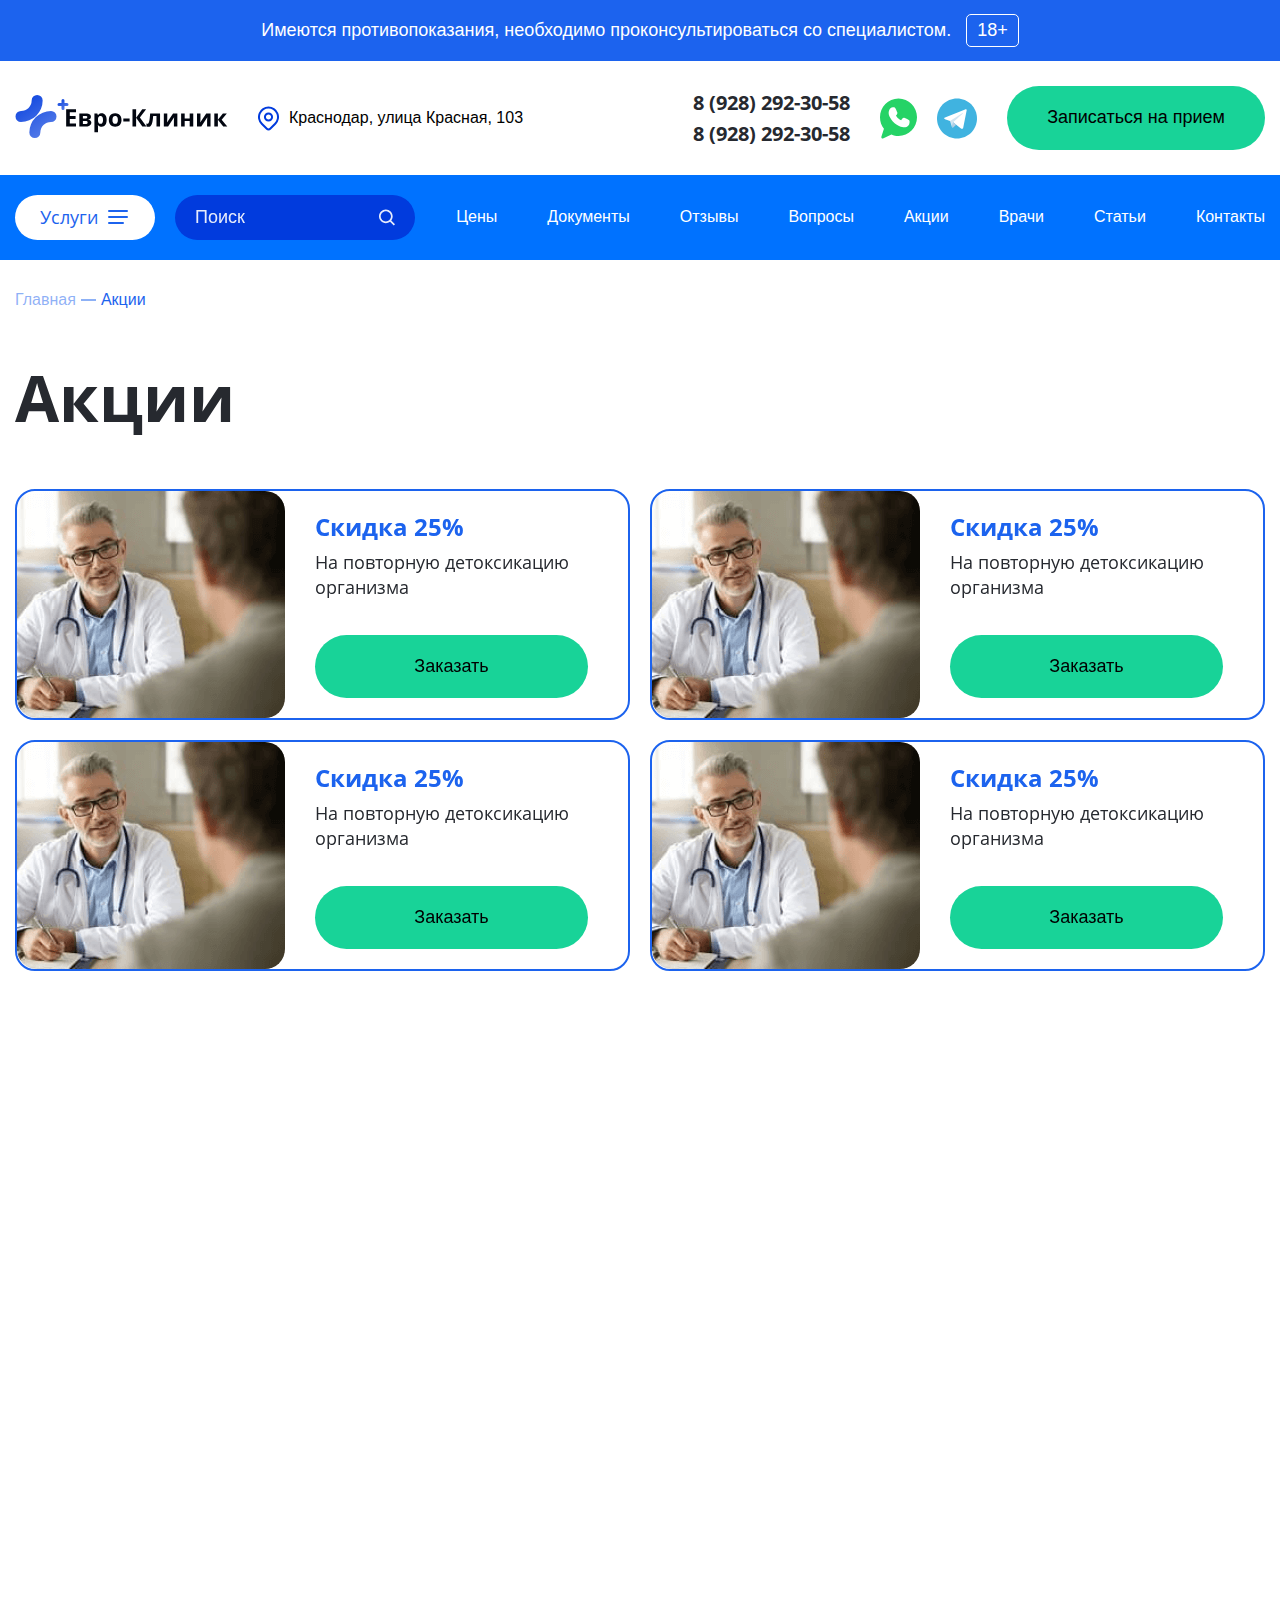
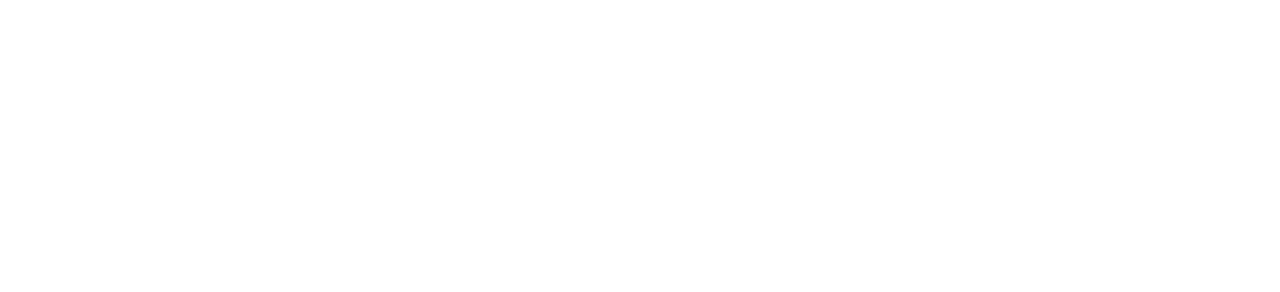
<file: promotions.html>
<!DOCTYPE html>
<html lang="ru">

<head>
    <meta charset="UTF-8">
    <meta name="viewport" content="width=device-width, initial-scale=1.0">
    <link rel="stylesheet" href="assets/css/normalize.css">
    <link rel="stylesheet" href="assets/css/build/aos.css">
    <link rel="stylesheet" href="assets/css/build/swiper.css">
    <link rel="stylesheet" href="assets/css/build/fancybox.css">
    <link rel="stylesheet" href="assets/css/style.css">
    <script defer src="assets/js/build/mask.js"></script>
    <script defer src="assets/js/build/aos.js"></script>
    <script defer src="assets/js/build/swiper.js"></script>
    <script defer src="assets/js/build/fancybox.js"></script>
    <script defer src="assets/js/main.js"></script>
    <title>Акции</title>
</head>

<body>
    <div class="contraindications">
        <div class="contraindications__container container">
            <p class="contraindications__text">
                Имеются противопоказания, необходимо проконсультироваться со специалистом.&nbsp;<span
                    class="contraindications__decor">18+</span>
            </p>
        </div>
    </div>
    <header class="header">
        <div class="header__top">
            <div class="header__top-container container">
                <div class="header__top-item">
                    <a href="/" class="header__logo logo">
                        <picture class="logo__picture">
                            <img src="assets/img/logo.svg" alt="" class="logo__img">
                        </picture>
                    </a>
                    <div class="header__top-item-wrapper">
                        <button class="header__address popup-btn" data-path="city">
                            <svg class="header__address-icon" width="21" height="25" viewBox="0 0 21 25" fill="none"
                                xmlns="http://www.w3.org/2000/svg">
                                <path
                                    d="M6.9375 11.021C6.9375 11.968 7.31283 12.8761 7.98093 13.5457C8.64903 14.2153 9.55517 14.5915 10.5 14.5915C11.4448 14.5915 12.351 14.2153 13.0191 13.5457C13.6872 12.8761 14.0625 11.968 14.0625 11.021C14.0625 10.074 13.6872 9.16587 13.0191 8.49627C12.351 7.82667 11.4448 7.45049 10.5 7.45049C9.55517 7.45049 8.64903 7.82667 7.98093 8.49627C7.31283 9.16587 6.9375 10.074 6.9375 11.021Z"
                                    stroke="#013BDD" stroke-width="2" stroke-linecap="round" stroke-linejoin="round" />
                                <path
                                    d="M17.2177 17.7538L12.1791 22.8037C11.7338 23.2495 11.1301 23.5 10.5006 23.5C9.87112 23.5 9.26739 23.2495 8.82206 22.8037L3.78232 17.7538C2.45377 16.4222 1.54903 14.7256 1.18251 12.8787C0.815988 11.0317 1.00415 9.11734 1.7232 7.37757C2.44224 5.6378 3.65988 4.1508 5.22214 3.1046C6.78439 2.0584 8.6211 1.5 10.5 1.5C12.3789 1.5 14.2156 2.0584 15.7779 3.1046C17.3401 4.1508 18.5578 5.6378 19.2768 7.37757C19.9959 9.11734 20.184 11.0317 19.8175 12.8787C19.451 14.7256 18.5462 16.4222 17.2177 17.7538Z"
                                    stroke="#013BDD" stroke-width="2" stroke-linecap="round" stroke-linejoin="round" />
                            </svg>
                            <p class="header__address-text">
                                Краснодар, улица Красная, 103
                            </p>
                        </button>
                        <a href="tel:89282923058" class="header__phone-mobile">
                            <svg width="21" height="21" viewBox="0 0 21 21" fill="none"
                                xmlns="http://www.w3.org/2000/svg">
                                <path
                                    d="M3.23529 1H7.70588L9.94118 6.58824L7.14706 8.26471C8.34401 10.6917 10.3083 12.656 12.7353 13.8529L14.4118 11.0588L20 13.2941V17.7647C20 18.3575 19.7645 18.9261 19.3453 19.3453C18.9261 19.7645 18.3575 20 17.7647 20C13.4051 19.7351 9.29311 17.8837 6.20469 14.7953C3.11627 11.7069 1.26494 7.59494 1 3.23529C1 2.64246 1.2355 2.0739 1.6547 1.6547C2.0739 1.2355 2.64246 1 3.23529 1Z"
                                    stroke="#1C63EE" stroke-width="2" stroke-linecap="round" stroke-linejoin="round" />
                            </svg>
                        </a>
                        <button class="header__open-menu open-menu">
                            <svg width="40" height="27" viewBox="0 0 40 27" fill="none"
                                xmlns="http://www.w3.org/2000/svg">
                                <rect width="40" height="5" rx="2.5" fill="#1C63EE" />
                                <rect y="11" width="40" height="5" rx="2.5" fill="#1C63EE" />
                                <rect y="22" width="30" height="5" rx="2.5" fill="#1C63EE" />
                            </svg>
                        </button>
                    </div>
                </div>
                <div class="header__top-item">
                    <div class="header__phones">
                        <a href="tel:89282923058" class="header__phone">8 (928) 292-30-58</a>
                        <a href="tel:89282923058" class="header__phone">8 (928) 292-30-58</a>
                    </div>
                    <ul class="header__socials socials">
                        <li class="socials__item social">
                            <a href="#" target="_blank" class="social__link">
                                <svg width="37" height="41" viewBox="0 0 37 41" fill="none"
                                    xmlns="http://www.w3.org/2000/svg">
                                    <path
                                        d="M18.5 0.5C8.26333 0.5 0 8.875 0 19.25C0 23.5 1.35667 27.5 3.94667 30.75L1.35667 38.75C1.23333 39.25 1.35667 39.75 1.72667 40.125C1.85 40.375 2.22 40.5 2.46667 40.5C2.59 40.5 2.83667 40.5 2.96 40.375L11.47 36.5C13.69 37.5 16.0333 38 18.5 38C28.7367 38 37 29.625 37 19.25C37 8.875 28.7367 0.5 18.5 0.5Z"
                                        fill="#25D366" />
                                    <path
                                        d="M29.23 26.125C28.7367 27.625 26.8867 28.875 25.2833 29.125C24.9133 29.25 24.5433 29.25 24.05 29.25C23.0633 29.25 21.5833 29 18.9933 27.875C16.0333 26.625 13.0733 24 10.73 20.625V20.5C9.99 19.375 8.63333 17.25 8.63333 15C8.63333 12.25 9.99 10.875 10.4833 10.25C11.1 9.625 11.9633 9.25 12.95 9.25C13.1967 9.25 13.32 9.25 13.5667 9.25C14.43 9.25 15.0467 9.5 15.6633 10.75L16.1567 11.75C16.5267 12.75 17.02 13.875 17.1433 14C17.5133 14.75 17.5133 15.375 17.1433 16C17.02 16.375 16.7733 16.625 16.5267 16.875C16.4033 17.125 16.28 17.25 16.1567 17.25C16.0333 17.375 16.0333 17.375 15.91 17.5C16.28 18.125 17.02 19.25 18.0067 20.125C19.4867 21.5 20.5967 21.875 21.2133 22.125C21.46 21.875 21.7067 21.375 22.0767 21L22.2 20.75C22.8167 19.875 23.8033 19.625 24.79 20C25.2833 20.25 27.9967 21.5 27.9967 21.5L28.2433 21.625C28.6133 21.875 29.1067 22 29.3533 22.5C29.8467 23.625 29.4767 25.25 29.23 26.125Z"
                                        fill="white" />
                                </svg>
                            </a>
                        </li>
                        <li class="socials__item social">
                            <a href="#" target="_blank" class="social__link">
                                <svg width="40" height="41" viewBox="0 0 40 41" fill="none"
                                    xmlns="http://www.w3.org/2000/svg">
                                    <path
                                        d="M20 0.5C8.95422 0.5 0 9.45422 0 20.5C0 31.5458 8.95422 40.5 20 40.5C31.0458 40.5 40 31.5458 40 20.5C40 9.45422 31.0458 0.5 20 0.5Z"
                                        fill="#40B3E0" />
                                    <path
                                        d="M29.7317 12.0048L26.1595 30.0153C26.1595 30.0153 25.6599 31.2643 24.286 30.6648L16.0426 24.3448L13.0451 22.8961L7.99916 21.1973C7.99916 21.1973 7.22478 20.9226 7.14978 20.3231C7.07494 19.7236 8.02416 19.3989 8.02416 19.3989L28.0829 11.5301C28.0829 11.5301 29.7317 10.8057 29.7317 12.0048Z"
                                        fill="white" />
                                    <path
                                        d="M15.409 29.813C15.409 29.813 15.1684 29.7905 14.8686 28.8412C14.5689 27.892 13.0451 22.896 13.0451 22.896L25.1603 15.2023C25.1603 15.2023 25.8598 14.7776 25.8348 15.2023C25.8348 15.2023 25.9597 15.2771 25.585 15.6268C25.2103 15.9766 16.0676 24.1949 16.0676 24.1949"
                                        fill="#D2E5F1" />
                                    <path
                                        d="M19.2034 26.768L15.9427 29.7408C15.9427 29.7408 15.6879 29.9343 15.409 29.813L16.0334 24.291"
                                        fill="#B5CFE4" />
                                </svg>
                            </a>
                        </li>
                    </ul>
                    <button class="header__btn btn popup-btn" data-path="form">
                        Записаться на прием
                    </button>
                </div>
            </div>
        </div>
        <div class="header__bottom">
            <div class="header__bottom-container container">
                <div class="header__navigation-close">
                    <button class="header__navigation-close-btn close-menu">
                        <svg width="20" height="20" viewBox="0 0 20 20" fill="none" xmlns="http://www.w3.org/2000/svg">
                            <path d="M2 2L18 18M2 18L18 2" stroke="white" stroke-opacity="0.9" stroke-width="4"
                                stroke-linecap="round" />
                        </svg>
                    </button>
                </div>
                <div class="header__navigation">
                    <div class="header__navigation-wrapper">
                        <button class="header__nav-btn">
                            <span class="header__nav-btn-text">
                                Услуги
                            </span>
                            <span class="header__nav-btn-decor">
                                <span class="header__nav-btn-decor-line"></span>
                            </span>
                            <span class="header__nav-btn-arrow">
                                <svg width="12" height="7" viewBox="0 0 12 7" fill="none"
                                    xmlns="http://www.w3.org/2000/svg">
                                    <path
                                        d="M11.1414 0C11.8717 0 12.2531 0.862765 11.8125 1.42015L11.7474 1.49365L6.60443 6.74374C6.45683 6.8944 6.26045 6.9849 6.05214 6.99827C5.84383 7.01165 5.63789 6.94697 5.47297 6.81637L5.3924 6.74374L0.249434 1.49365L0.17829 1.4114L0.132003 1.34402L0.0857164 1.26002L0.0711445 1.22852L0.0480012 1.1699L0.020572 1.07539L0.0120002 1.02902L0.0034288 0.976517L0 0.926641L0 0.823389L0.0042859 0.772639L0.0120002 0.720138L0.020572 0.674637L0.0480012 0.580135L0.0711445 0.521509L0.131146 0.406007L0.186861 0.327255L0.249434 0.25638L0.330007 0.183753L0.396009 0.136503L0.478296 0.0892518L0.509154 0.0743763L0.566584 0.0507505L0.659157 0.0227504L0.704586 0.0140001L0.756016 0.00524971L0.804874 0.0017499L11.1414 0Z"
                                        fill="white" fill-opacity="0.9" />
                                </svg>
                            </span>
                        </button>
                        <div class="header__navigation-dropdown">
                            <ul class="header__navigation-content">
                                <li class="header__navigation-content-item">
                                    <button class="header__navigation-tab">
                                        <span class="header__navigation-tab-icon" data-src="assets/img/icons/menu-1.svg"
                                            style="-webkit-mask-image: url('assets/img/icons/menu-1.svg');mask-image: url('assets/img/icons/menu-1.svg');"></span>
                                        <span class="header__navigation-tab-text">Вывод из запоя</span>
                                        <img src="assets/img/icons/menu-mobile-arrow.svg" alt=""
                                            aria-label="presentation" class="header__navigation-tab-arrow">
                                    </button>
                                    <ul class="header__navigation-list">
                                        <li class="header__navigation-nav-item">
                                            <a href="#" class="header__navigation-nav-link">
                                                Вшивание ампулы
                                            </a>
                                        </li>
                                        <li class="header__navigation-nav-item">
                                            <a href="#" class="header__navigation-nav-link">
                                                Кодирование Эспераль
                                            </a>
                                        </li>
                                        <li class="header__navigation-nav-item">
                                            <a href="#" class="header__navigation-nav-link">
                                                Принудительное кодирование
                                            </a>
                                        </li>
                                        <li class="header__navigation-nav-item">
                                            <a href="#" class="header__navigation-nav-link">
                                                Кодирование на дому
                                            </a>
                                        </li>
                                        <li class="header__navigation-nav-item">
                                            <a href="#" class="header__navigation-nav-link">
                                                Кодирование уколом
                                            </a>
                                        </li>
                                        <li class="header__navigation-nav-item">
                                            <a href="#" class="header__navigation-nav-link">
                                                Анонимное кодирование
                                            </a>
                                        </li>
                                        <li class="header__navigation-nav-item">
                                            <a href="#" class="header__navigation-nav-link">
                                                Кодирование по методу Довженко
                                            </a>
                                        </li>
                                        <li class="header__navigation-nav-item">
                                            <a href="#" class="header__navigation-nav-link">
                                                Кодирование гипнозом
                                            </a>
                                        </li>
                                        <li class="header__navigation-nav-item">
                                            <a href="#" class="header__navigation-nav-link">
                                                Вшивание ампулы
                                            </a>
                                        </li>
                                        <li class="header__navigation-nav-item">
                                            <a href="#" class="header__navigation-nav-link">
                                                Вшивание ампулы
                                            </a>
                                        </li>
                                        <li class="header__navigation-nav-item">
                                            <a href="#" class="header__navigation-nav-link">
                                                Вшивание ампулы
                                            </a>
                                        </li>
                                        <li class="header__navigation-nav-item">
                                            <a href="#" class="header__navigation-nav-link">
                                                Вшивание ампулы
                                            </a>
                                        </li>
                                        <li class="header__navigation-nav-item">
                                            <a href="#" class="header__navigation-nav-link">
                                                Вшивание ампулы
                                            </a>
                                        </li>
                                        <li class="header__navigation-nav-item">
                                            <a href="#" class="header__navigation-nav-link">
                                                Вшивание ампулы
                                            </a>
                                        </li>
                                        <li class="header__navigation-nav-item">
                                            <a href="#" class="header__navigation-nav-link">
                                                Вшивание ампулы
                                            </a>
                                        </li>
                                    </ul>
                                </li>
                                <li class="header__navigation-content-item">
                                    <button class="header__navigation-tab">
                                        <span class="header__navigation-tab-icon" data-src="assets/img/icons/menu-2.svg"
                                            style="-webkit-mask-image: url('assets/img/icons/menu-2.svg');mask-image: url('assets/img/icons/menu-2.svg');"></span>
                                        <span class="header__navigation-tab-text">Лечение алкоголизма</span>
                                        <img src="assets/img/icons/menu-mobile-arrow.svg" alt=""
                                            aria-label="presentation" class="header__navigation-tab-arrow">
                                    </button>
                                    <ul class="header__navigation-list">
                                        <li class="header__navigation-nav-item">
                                            <a href="#" class="header__navigation-nav-link">
                                                Вшивание ампулы
                                            </a>
                                        </li>
                                        <li class="header__navigation-nav-item">
                                            <a href="#" class="header__navigation-nav-link">
                                                Кодирование Эспераль
                                            </a>
                                        </li>
                                        <li class="header__navigation-nav-item">
                                            <a href="#" class="header__navigation-nav-link">
                                                Принудительное кодирование
                                            </a>
                                        </li>
                                        <li class="header__navigation-nav-item">
                                            <a href="#" class="header__navigation-nav-link">
                                                Кодирование на дому
                                            </a>
                                        </li>
                                        <li class="header__navigation-nav-item">
                                            <a href="#" class="header__navigation-nav-link">
                                                Кодирование уколом
                                            </a>
                                        </li>
                                        <li class="header__navigation-nav-item">
                                            <a href="#" class="header__navigation-nav-link">
                                                Анонимное кодирование
                                            </a>
                                        </li>
                                        <li class="header__navigation-nav-item">
                                            <a href="#" class="header__navigation-nav-link">
                                                Кодирование по методу Довженко
                                            </a>
                                        </li>
                                        <li class="header__navigation-nav-item">
                                            <a href="#" class="header__navigation-nav-link">
                                                Кодирование гипнозом
                                            </a>
                                        </li>
                                        <li class="header__navigation-nav-item">
                                            <a href="#" class="header__navigation-nav-link">
                                                Вшивание ампулы
                                            </a>
                                        </li>
                                        <li class="header__navigation-nav-item">
                                            <a href="#" class="header__navigation-nav-link">
                                                Вшивание ампулы
                                            </a>
                                        </li>
                                        <li class="header__navigation-nav-item">
                                            <a href="#" class="header__navigation-nav-link">
                                                Вшивание ампулы
                                            </a>
                                        </li>
                                        <li class="header__navigation-nav-item">
                                            <a href="#" class="header__navigation-nav-link">
                                                Вшивание ампулы
                                            </a>
                                        </li>
                                        <li class="header__navigation-nav-item">
                                            <a href="#" class="header__navigation-nav-link">
                                                Вшивание ампулы
                                            </a>
                                        </li>
                                        <li class="header__navigation-nav-item">
                                            <a href="#" class="header__navigation-nav-link">
                                                Вшивание ампулы
                                            </a>
                                        </li>
                                        <li class="header__navigation-nav-item">
                                            <a href="#" class="header__navigation-nav-link">
                                                Вшивание ампулы
                                            </a>
                                        </li>
                                        <li class="header__navigation-nav-item">
                                            <a href="#" class="header__navigation-nav-link">
                                                Вшивание ампулы
                                            </a>
                                        </li>
                                        <li class="header__navigation-nav-item">
                                            <a href="#" class="header__navigation-nav-link">
                                                Кодирование Эспераль
                                            </a>
                                        </li>
                                        <li class="header__navigation-nav-item">
                                            <a href="#" class="header__navigation-nav-link">
                                                Принудительное кодирование
                                            </a>
                                        </li>
                                        <li class="header__navigation-nav-item">
                                            <a href="#" class="header__navigation-nav-link">
                                                Кодирование на дому
                                            </a>
                                        </li>
                                        <li class="header__navigation-nav-item">
                                            <a href="#" class="header__navigation-nav-link">
                                                Кодирование уколом
                                            </a>
                                        </li>
                                        <li class="header__navigation-nav-item">
                                            <a href="#" class="header__navigation-nav-link">
                                                Анонимное кодирование
                                            </a>
                                        </li>
                                        <li class="header__navigation-nav-item">
                                            <a href="#" class="header__navigation-nav-link">
                                                Кодирование по методу Довженко
                                            </a>
                                        </li>
                                        <li class="header__navigation-nav-item">
                                            <a href="#" class="header__navigation-nav-link">
                                                Кодирование гипнозом
                                            </a>
                                        </li>
                                        <li class="header__navigation-nav-item">
                                            <a href="#" class="header__navigation-nav-link">
                                                Вшивание ампулы
                                            </a>
                                        </li>
                                        <li class="header__navigation-nav-item">
                                            <a href="#" class="header__navigation-nav-link">
                                                Вшивание ампулы
                                            </a>
                                        </li>
                                        <li class="header__navigation-nav-item">
                                            <a href="#" class="header__navigation-nav-link">
                                                Вшивание ампулы
                                            </a>
                                        </li>
                                        <li class="header__navigation-nav-item">
                                            <a href="#" class="header__navigation-nav-link">
                                                Вшивание ампулы
                                            </a>
                                        </li>
                                        <li class="header__navigation-nav-item">
                                            <a href="#" class="header__navigation-nav-link">
                                                Вшивание ампулы
                                            </a>
                                        </li>
                                        <li class="header__navigation-nav-item">
                                            <a href="#" class="header__navigation-nav-link">
                                                Вшивание ампулы
                                            </a>
                                        </li>
                                        <li class="header__navigation-nav-item">
                                            <a href="#" class="header__navigation-nav-link">
                                                Вшивание ампулы
                                            </a>
                                        </li>
                                        <li class="header__navigation-nav-item">
                                            <a href="#" class="header__navigation-nav-link">
                                                Вшивание ампулы
                                            </a>
                                        </li>
                                        <li class="header__navigation-nav-item">
                                            <a href="#" class="header__navigation-nav-link">
                                                Кодирование Эспераль
                                            </a>
                                        </li>
                                        <li class="header__navigation-nav-item">
                                            <a href="#" class="header__navigation-nav-link">
                                                Принудительное кодирование
                                            </a>
                                        </li>
                                        <li class="header__navigation-nav-item">
                                            <a href="#" class="header__navigation-nav-link">
                                                Кодирование на дому
                                            </a>
                                        </li>
                                        <li class="header__navigation-nav-item">
                                            <a href="#" class="header__navigation-nav-link">
                                                Кодирование уколом
                                            </a>
                                        </li>
                                        <li class="header__navigation-nav-item">
                                            <a href="#" class="header__navigation-nav-link">
                                                Анонимное кодирование
                                            </a>
                                        </li>
                                        <li class="header__navigation-nav-item">
                                            <a href="#" class="header__navigation-nav-link">
                                                Кодирование по методу Довженко
                                            </a>
                                        </li>
                                        <li class="header__navigation-nav-item">
                                            <a href="#" class="header__navigation-nav-link">
                                                Кодирование гипнозом
                                            </a>
                                        </li>
                                        <li class="header__navigation-nav-item">
                                            <a href="#" class="header__navigation-nav-link">
                                                Вшивание ампулы
                                            </a>
                                        </li>
                                        <li class="header__navigation-nav-item">
                                            <a href="#" class="header__navigation-nav-link">
                                                Вшивание ампулы
                                            </a>
                                        </li>
                                        <li class="header__navigation-nav-item">
                                            <a href="#" class="header__navigation-nav-link">
                                                Вшивание ампулы
                                            </a>
                                        </li>
                                        <li class="header__navigation-nav-item">
                                            <a href="#" class="header__navigation-nav-link">
                                                Вшивание ампулы
                                            </a>
                                        </li>
                                        <li class="header__navigation-nav-item">
                                            <a href="#" class="header__navigation-nav-link">
                                                Вшивание ампулы
                                            </a>
                                        </li>
                                        <li class="header__navigation-nav-item">
                                            <a href="#" class="header__navigation-nav-link">
                                                Вшивание ампулы
                                            </a>
                                        </li>
                                        <li class="header__navigation-nav-item">
                                            <a href="#" class="header__navigation-nav-link">
                                                Вшивание ампулы
                                            </a>
                                        </li>
                                        <li class="header__navigation-nav-item">
                                            <a href="#" class="header__navigation-nav-link">
                                                Вшивание ампулы
                                            </a>
                                        </li>
                                        <li class="header__navigation-nav-item">
                                            <a href="#" class="header__navigation-nav-link">
                                                Кодирование Эспераль
                                            </a>
                                        </li>
                                        <li class="header__navigation-nav-item">
                                            <a href="#" class="header__navigation-nav-link">
                                                Принудительное кодирование
                                            </a>
                                        </li>
                                        <li class="header__navigation-nav-item">
                                            <a href="#" class="header__navigation-nav-link">
                                                Кодирование на дому
                                            </a>
                                        </li>
                                        <li class="header__navigation-nav-item">
                                            <a href="#" class="header__navigation-nav-link">
                                                Кодирование уколом
                                            </a>
                                        </li>
                                        <li class="header__navigation-nav-item">
                                            <a href="#" class="header__navigation-nav-link">
                                                Анонимное кодирование
                                            </a>
                                        </li>
                                        <li class="header__navigation-nav-item">
                                            <a href="#" class="header__navigation-nav-link">
                                                Кодирование по методу Довженко
                                            </a>
                                        </li>
                                        <li class="header__navigation-nav-item">
                                            <a href="#" class="header__navigation-nav-link">
                                                Кодирование гипнозом
                                            </a>
                                        </li>
                                        <li class="header__navigation-nav-item">
                                            <a href="#" class="header__navigation-nav-link">
                                                Вшивание ампулы
                                            </a>
                                        </li>
                                        <li class="header__navigation-nav-item">
                                            <a href="#" class="header__navigation-nav-link">
                                                Вшивание ампулы
                                            </a>
                                        </li>
                                        <li class="header__navigation-nav-item">
                                            <a href="#" class="header__navigation-nav-link">
                                                Вшивание ампулы
                                            </a>
                                        </li>
                                        <li class="header__navigation-nav-item">
                                            <a href="#" class="header__navigation-nav-link">
                                                Вшивание ампулы
                                            </a>
                                        </li>
                                        <li class="header__navigation-nav-item">
                                            <a href="#" class="header__navigation-nav-link">
                                                Вшивание ампулы
                                            </a>
                                        </li>
                                        <li class="header__navigation-nav-item">
                                            <a href="#" class="header__navigation-nav-link">
                                                Вшивание ампулы
                                            </a>
                                        </li>
                                        <li class="header__navigation-nav-item">
                                            <a href="#" class="header__navigation-nav-link">
                                                Вшивание ампулы
                                            </a>
                                        </li>
                                    </ul>
                                </li>
                                <li class="header__navigation-content-item">
                                    <button class="header__navigation-tab">
                                        <span class="header__navigation-tab-icon" data-src="assets/img/icons/menu-3.svg"
                                            style="-webkit-mask-image: url('assets/img/icons/menu-3.svg');mask-image: url('assets/img/icons/menu-3.svg');"></span>
                                        <span class="header__navigation-tab-text">Кодирование
                                            от алкоголизма</span>
                                        <img src="assets/img/icons/menu-mobile-arrow.svg" alt=""
                                            aria-label="presentation" class="header__navigation-tab-arrow">
                                    </button>
                                    <ul class="header__navigation-list">
                                        <li class="header__navigation-nav-item">
                                            <a href="#" class="header__navigation-nav-link">
                                                Вшивание ампулы
                                            </a>
                                        </li>
                                        <li class="header__navigation-nav-item">
                                            <a href="#" class="header__navigation-nav-link">
                                                Кодирование Эспераль
                                            </a>
                                        </li>
                                        <li class="header__navigation-nav-item">
                                            <a href="#" class="header__navigation-nav-link">
                                                Принудительное кодирование
                                            </a>
                                        </li>
                                        <li class="header__navigation-nav-item">
                                            <a href="#" class="header__navigation-nav-link">
                                                Кодирование на дому
                                            </a>
                                        </li>
                                        <li class="header__navigation-nav-item">
                                            <a href="#" class="header__navigation-nav-link">
                                                Кодирование уколом
                                            </a>
                                        </li>
                                        <li class="header__navigation-nav-item">
                                            <a href="#" class="header__navigation-nav-link">
                                                Анонимное кодирование
                                            </a>
                                        </li>
                                        <li class="header__navigation-nav-item">
                                            <a href="#" class="header__navigation-nav-link">
                                                Кодирование по методу Довженко
                                            </a>
                                        </li>
                                        <li class="header__navigation-nav-item">
                                            <a href="#" class="header__navigation-nav-link">
                                                Кодирование гипнозом
                                            </a>
                                        </li>
                                        <li class="header__navigation-nav-item">
                                            <a href="#" class="header__navigation-nav-link">
                                                Вшивание ампулы
                                            </a>
                                        </li>
                                        <li class="header__navigation-nav-item">
                                            <a href="#" class="header__navigation-nav-link">
                                                Вшивание ампулы
                                            </a>
                                        </li>
                                        <li class="header__navigation-nav-item">
                                            <a href="#" class="header__navigation-nav-link">
                                                Вшивание ампулы
                                            </a>
                                        </li>
                                        <li class="header__navigation-nav-item">
                                            <a href="#" class="header__navigation-nav-link">
                                                Вшивание ампулы
                                            </a>
                                        </li>
                                        <li class="header__navigation-nav-item">
                                            <a href="#" class="header__navigation-nav-link">
                                                Вшивание ампулы
                                            </a>
                                        </li>
                                        <li class="header__navigation-nav-item">
                                            <a href="#" class="header__navigation-nav-link">
                                                Вшивание ампулы
                                            </a>
                                        </li>
                                        <li class="header__navigation-nav-item">
                                            <a href="#" class="header__navigation-nav-link">
                                                Вшивание ампулы
                                            </a>
                                        </li>
                                    </ul>
                                </li>
                                <li class="header__navigation-content-item">
                                    <button class="header__navigation-tab">
                                        <span class="header__navigation-tab-icon" data-src="assets/img/icons/menu-4.svg"
                                            style="-webkit-mask-image: url('assets/img/icons/menu-4.svg');mask-image: url('assets/img/icons/menu-4.svg');"></span>
                                        <span class="header__navigation-tab-text">Наркологическая помощь</span>
                                        <img src="assets/img/icons/menu-mobile-arrow.svg" alt=""
                                            aria-label="presentation" class="header__navigation-tab-arrow">
                                    </button>
                                    <ul class="header__navigation-list">
                                        <li class="header__navigation-nav-item">
                                            <a href="#" class="header__navigation-nav-link">
                                                Вшивание ампулы
                                            </a>
                                        </li>
                                        <li class="header__navigation-nav-item">
                                            <a href="#" class="header__navigation-nav-link">
                                                Кодирование Эспераль
                                            </a>
                                        </li>
                                        <li class="header__navigation-nav-item">
                                            <a href="#" class="header__navigation-nav-link">
                                                Принудительное кодирование
                                            </a>
                                        </li>
                                        <li class="header__navigation-nav-item">
                                            <a href="#" class="header__navigation-nav-link">
                                                Кодирование на дому
                                            </a>
                                        </li>
                                        <li class="header__navigation-nav-item">
                                            <a href="#" class="header__navigation-nav-link">
                                                Кодирование уколом
                                            </a>
                                        </li>
                                        <li class="header__navigation-nav-item">
                                            <a href="#" class="header__navigation-nav-link">
                                                Анонимное кодирование
                                            </a>
                                        </li>
                                        <li class="header__navigation-nav-item">
                                            <a href="#" class="header__navigation-nav-link">
                                                Кодирование по методу Довженко
                                            </a>
                                        </li>
                                        <li class="header__navigation-nav-item">
                                            <a href="#" class="header__navigation-nav-link">
                                                Кодирование гипнозом
                                            </a>
                                        </li>
                                        <li class="header__navigation-nav-item">
                                            <a href="#" class="header__navigation-nav-link">
                                                Вшивание ампулы
                                            </a>
                                        </li>
                                        <li class="header__navigation-nav-item">
                                            <a href="#" class="header__navigation-nav-link">
                                                Вшивание ампулы
                                            </a>
                                        </li>
                                        <li class="header__navigation-nav-item">
                                            <a href="#" class="header__navigation-nav-link">
                                                Вшивание ампулы
                                            </a>
                                        </li>
                                        <li class="header__navigation-nav-item">
                                            <a href="#" class="header__navigation-nav-link">
                                                Вшивание ампулы
                                            </a>
                                        </li>
                                        <li class="header__navigation-nav-item">
                                            <a href="#" class="header__navigation-nav-link">
                                                Вшивание ампулы
                                            </a>
                                        </li>
                                        <li class="header__navigation-nav-item">
                                            <a href="#" class="header__navigation-nav-link">
                                                Вшивание ампулы
                                            </a>
                                        </li>
                                        <li class="header__navigation-nav-item">
                                            <a href="#" class="header__navigation-nav-link">
                                                Вшивание ампулы
                                            </a>
                                        </li>
                                    </ul>
                                </li>
                                <li class="header__navigation-content-item">
                                    <button class="header__navigation-tab">
                                        <span class="header__navigation-tab-icon" data-src="assets/img/icons/menu-5.svg"
                                            style="-webkit-mask-image: url('assets/img/icons/menu-5.svg');mask-image: url('assets/img/icons/menu-5.svg');"></span>
                                        <span class="header__navigation-tab-text">Лечение наркомании</span>
                                        <img src="assets/img/icons/menu-mobile-arrow.svg" alt=""
                                            aria-label="presentation" class="header__navigation-tab-arrow">
                                    </button>
                                    <ul class="header__navigation-list">
                                        <li class="header__navigation-nav-item">
                                            <a href="#" class="header__navigation-nav-link">
                                                Вшивание ампулы
                                            </a>
                                        </li>
                                        <li class="header__navigation-nav-item">
                                            <a href="#" class="header__navigation-nav-link">
                                                Кодирование Эспераль
                                            </a>
                                        </li>
                                        <li class="header__navigation-nav-item">
                                            <a href="#" class="header__navigation-nav-link">
                                                Принудительное кодирование
                                            </a>
                                        </li>
                                        <li class="header__navigation-nav-item">
                                            <a href="#" class="header__navigation-nav-link">
                                                Кодирование на дому
                                            </a>
                                        </li>
                                        <li class="header__navigation-nav-item">
                                            <a href="#" class="header__navigation-nav-link">
                                                Кодирование уколом
                                            </a>
                                        </li>
                                        <li class="header__navigation-nav-item">
                                            <a href="#" class="header__navigation-nav-link">
                                                Анонимное кодирование
                                            </a>
                                        </li>
                                        <li class="header__navigation-nav-item">
                                            <a href="#" class="header__navigation-nav-link">
                                                Кодирование по методу Довженко
                                            </a>
                                        </li>
                                        <li class="header__navigation-nav-item">
                                            <a href="#" class="header__navigation-nav-link">
                                                Кодирование гипнозом
                                            </a>
                                        </li>
                                        <li class="header__navigation-nav-item">
                                            <a href="#" class="header__navigation-nav-link">
                                                Вшивание ампулы
                                            </a>
                                        </li>
                                        <li class="header__navigation-nav-item">
                                            <a href="#" class="header__navigation-nav-link">
                                                Вшивание ампулы
                                            </a>
                                        </li>
                                        <li class="header__navigation-nav-item">
                                            <a href="#" class="header__navigation-nav-link">
                                                Вшивание ампулы
                                            </a>
                                        </li>
                                        <li class="header__navigation-nav-item">
                                            <a href="#" class="header__navigation-nav-link">
                                                Вшивание ампулы
                                            </a>
                                        </li>
                                        <li class="header__navigation-nav-item">
                                            <a href="#" class="header__navigation-nav-link">
                                                Вшивание ампулы
                                            </a>
                                        </li>
                                        <li class="header__navigation-nav-item">
                                            <a href="#" class="header__navigation-nav-link">
                                                Вшивание ампулы
                                            </a>
                                        </li>
                                        <li class="header__navigation-nav-item">
                                            <a href="#" class="header__navigation-nav-link">
                                                Вшивание ампулы
                                            </a>
                                        </li>
                                    </ul>
                                </li>
                                <li class="header__navigation-content-item">
                                    <button class="header__navigation-tab">
                                        <span class="header__navigation-tab-icon" data-src="assets/img/icons/menu-6.svg"
                                            style="-webkit-mask-image: url('assets/img/icons/menu-6.svg');mask-image: url('assets/img/icons/menu-6.svg');"></span>
                                        <span class="header__navigation-tab-text">Реабилитационный центр</span>
                                        <img src="assets/img/icons/menu-mobile-arrow.svg" alt=""
                                            aria-label="presentation" class="header__navigation-tab-arrow">
                                    </button>
                                    <ul class="header__navigation-list">
                                        <li class="header__navigation-nav-item">
                                            <a href="#" class="header__navigation-nav-link">
                                                Вшивание ампулы
                                            </a>
                                        </li>
                                        <li class="header__navigation-nav-item">
                                            <a href="#" class="header__navigation-nav-link">
                                                Кодирование Эспераль
                                            </a>
                                        </li>
                                        <li class="header__navigation-nav-item">
                                            <a href="#" class="header__navigation-nav-link">
                                                Принудительное кодирование
                                            </a>
                                        </li>
                                        <li class="header__navigation-nav-item">
                                            <a href="#" class="header__navigation-nav-link">
                                                Кодирование на дому
                                            </a>
                                        </li>
                                        <li class="header__navigation-nav-item">
                                            <a href="#" class="header__navigation-nav-link">
                                                Кодирование уколом
                                            </a>
                                        </li>
                                        <li class="header__navigation-nav-item">
                                            <a href="#" class="header__navigation-nav-link">
                                                Анонимное кодирование
                                            </a>
                                        </li>
                                        <li class="header__navigation-nav-item">
                                            <a href="#" class="header__navigation-nav-link">
                                                Кодирование по методу Довженко
                                            </a>
                                        </li>
                                        <li class="header__navigation-nav-item">
                                            <a href="#" class="header__navigation-nav-link">
                                                Кодирование гипнозом
                                            </a>
                                        </li>
                                        <li class="header__navigation-nav-item">
                                            <a href="#" class="header__navigation-nav-link">
                                                Вшивание ампулы
                                            </a>
                                        </li>
                                        <li class="header__navigation-nav-item">
                                            <a href="#" class="header__navigation-nav-link">
                                                Вшивание ампулы
                                            </a>
                                        </li>
                                        <li class="header__navigation-nav-item">
                                            <a href="#" class="header__navigation-nav-link">
                                                Вшивание ампулы
                                            </a>
                                        </li>
                                        <li class="header__navigation-nav-item">
                                            <a href="#" class="header__navigation-nav-link">
                                                Вшивание ампулы
                                            </a>
                                        </li>
                                        <li class="header__navigation-nav-item">
                                            <a href="#" class="header__navigation-nav-link">
                                                Вшивание ампулы
                                            </a>
                                        </li>
                                        <li class="header__navigation-nav-item">
                                            <a href="#" class="header__navigation-nav-link">
                                                Вшивание ампулы
                                            </a>
                                        </li>
                                        <li class="header__navigation-nav-item">
                                            <a href="#" class="header__navigation-nav-link">
                                                Вшивание ампулы
                                            </a>
                                        </li>
                                    </ul>
                                </li>
                            </ul>
                        </div>
                    </div>
                    <form action="/search/" method="post" class="header__search search">
                        <label class="search__item">
                            <input name="s" type="text" class="search__input" placeholder="Поиск">
                        </label>
                        <button type="submit" class="search__btn"></button>
                    </form>
                </div>
                <nav class="header__menu menu">
                    <ul class="menu__list">
                        <li class="menu__item">
                            <a href="#" class="menu__link">
                                Цены
                            </a>
                        </li>
                        <li class="menu__item">
                            <a href="#" class="menu__link">
                                Документы
                            </a>
                        </li>
                        <li class="menu__item">
                            <a href="#" class="menu__link">
                                Отзывы
                            </a>
                        </li>
                        <li class="menu__item">
                            <a href="#" class="menu__link">
                                Вопросы
                            </a>
                        </li>
                        <li class="menu__item">
                            <a href="#" class="menu__link">
                                Акции
                            </a>
                        </li>
                        <li class="menu__item">
                            <a href="#" class="menu__link">
                                Врачи
                            </a>
                        </li>
                        <li class="menu__item">
                            <a href="#" class="menu__link">
                                Статьи
                            </a>
                        </li>
                        <li class="menu__item">
                            <a href="#" class="menu__link">
                                Контакты
                            </a>
                        </li>
                    </ul>
                </nav>
                <div class="header__bottom-mobile">
                    <button class="header__mobile-btn btn popup-btn" data-path="form">
                        Записаться на прием
                    </button>
                    <div class="header__mobile-wrapper">
                        <div class="header__mobile-connection">
                            <button class="header__mobile-address popup-btn" data-path="city">
                                <svg class="header__mobile-address-icon" width="18" height="21" viewBox="0 0 18 21"
                                    fill="none" xmlns="http://www.w3.org/2000/svg">
                                    <path
                                        d="M6 9.28991C6 10.0647 6.31607 10.8077 6.87868 11.3556C7.44129 11.9034 8.20435 12.2112 9 12.2112C9.79565 12.2112 10.5587 11.9034 11.1213 11.3556C11.6839 10.8077 12 10.0647 12 9.28991C12 8.51513 11.6839 7.77208 11.1213 7.22422C10.5587 6.67637 9.79565 6.36859 9 6.36859C8.20435 6.36859 7.44129 6.67637 6.87868 7.22422C6.31607 7.77208 6 8.51513 6 9.28991Z"
                                        stroke="white" stroke-opacity="0.9" stroke-width="2" stroke-linecap="round"
                                        stroke-linejoin="round" />
                                    <path
                                        d="M14.657 14.7985L10.414 18.9303C10.039 19.2951 9.53058 19.5 9.0005 19.5C8.47042 19.5 7.96201 19.2951 7.587 18.9303L3.343 14.7985C2.22422 13.7091 1.46234 12.321 1.15369 10.8098C0.845043 9.2987 1.00349 7.73237 1.60901 6.30892C2.21452 4.88547 3.2399 3.66884 4.55548 2.81286C5.87107 1.95688 7.41777 1.5 9 1.5C10.5822 1.5 12.1289 1.95688 13.4445 2.81286C14.7601 3.66884 15.7855 4.88547 16.391 6.30892C16.9965 7.73237 17.155 9.2987 16.8463 10.8098C16.5377 12.321 15.7758 13.7091 14.657 14.7985Z"
                                        stroke="white" stroke-opacity="0.9" stroke-width="2" stroke-linecap="round"
                                        stroke-linejoin="round" />
                                </svg>
                                <span class="header__mobile-address-text">
                                    Краснодар
                                </span>
                            </button>
                            <div class="header__mobile-phones">
                                <a href="tel:89282923058" class="header__mobile-phone">8 (928) 292-30-58</a>
                                <a href="tel:89282923058" class="header__mobile-phone">8 (928) 292-30-58</a>
                            </div>
                        </div>
                        <ul class="header__mobile-socials socials">
                            <li class="socials__item social">
                                <a href="#" target="_blank" class="social__link">
                                    <svg width="37" height="41" viewBox="0 0 37 41" fill="none"
                                        xmlns="http://www.w3.org/2000/svg">
                                        <path
                                            d="M18.5 0.5C8.26333 0.5 0 8.875 0 19.25C0 23.5 1.35667 27.5 3.94667 30.75L1.35667 38.75C1.23333 39.25 1.35667 39.75 1.72667 40.125C1.85 40.375 2.22 40.5 2.46667 40.5C2.59 40.5 2.83667 40.5 2.96 40.375L11.47 36.5C13.69 37.5 16.0333 38 18.5 38C28.7367 38 37 29.625 37 19.25C37 8.875 28.7367 0.5 18.5 0.5Z"
                                            fill="#25D366" />
                                        <path
                                            d="M29.23 26.125C28.7367 27.625 26.8867 28.875 25.2833 29.125C24.9133 29.25 24.5433 29.25 24.05 29.25C23.0633 29.25 21.5833 29 18.9933 27.875C16.0333 26.625 13.0733 24 10.73 20.625V20.5C9.99 19.375 8.63333 17.25 8.63333 15C8.63333 12.25 9.99 10.875 10.4833 10.25C11.1 9.625 11.9633 9.25 12.95 9.25C13.1967 9.25 13.32 9.25 13.5667 9.25C14.43 9.25 15.0467 9.5 15.6633 10.75L16.1567 11.75C16.5267 12.75 17.02 13.875 17.1433 14C17.5133 14.75 17.5133 15.375 17.1433 16C17.02 16.375 16.7733 16.625 16.5267 16.875C16.4033 17.125 16.28 17.25 16.1567 17.25C16.0333 17.375 16.0333 17.375 15.91 17.5C16.28 18.125 17.02 19.25 18.0067 20.125C19.4867 21.5 20.5967 21.875 21.2133 22.125C21.46 21.875 21.7067 21.375 22.0767 21L22.2 20.75C22.8167 19.875 23.8033 19.625 24.79 20C25.2833 20.25 27.9967 21.5 27.9967 21.5L28.2433 21.625C28.6133 21.875 29.1067 22 29.3533 22.5C29.8467 23.625 29.4767 25.25 29.23 26.125Z"
                                            fill="white" />
                                    </svg>
                                </a>
                            </li>
                            <li class="socials__item social">
                                <a href="#" target="_blank" class="social__link">
                                    <svg width="40" height="41" viewBox="0 0 40 41" fill="none"
                                        xmlns="http://www.w3.org/2000/svg">
                                        <path
                                            d="M20 0.5C8.95422 0.5 0 9.45422 0 20.5C0 31.5458 8.95422 40.5 20 40.5C31.0458 40.5 40 31.5458 40 20.5C40 9.45422 31.0458 0.5 20 0.5Z"
                                            fill="#40B3E0" />
                                        <path
                                            d="M29.7317 12.0048L26.1595 30.0153C26.1595 30.0153 25.6599 31.2643 24.286 30.6648L16.0426 24.3448L13.0451 22.8961L7.99916 21.1973C7.99916 21.1973 7.22478 20.9226 7.14978 20.3231C7.07494 19.7236 8.02416 19.3989 8.02416 19.3989L28.0829 11.5301C28.0829 11.5301 29.7317 10.8057 29.7317 12.0048Z"
                                            fill="white" />
                                        <path
                                            d="M15.409 29.813C15.409 29.813 15.1684 29.7905 14.8686 28.8412C14.5689 27.892 13.0451 22.896 13.0451 22.896L25.1603 15.2023C25.1603 15.2023 25.8598 14.7776 25.8348 15.2023C25.8348 15.2023 25.9597 15.2771 25.585 15.6268C25.2103 15.9766 16.0676 24.1949 16.0676 24.1949"
                                            fill="#D2E5F1" />
                                        <path
                                            d="M19.2034 26.768L15.9427 29.7408C15.9427 29.7408 15.6879 29.9343 15.409 29.813L16.0334 24.291"
                                            fill="#B5CFE4" />
                                    </svg>
                                </a>
                            </li>
                        </ul>
                    </div>
                </div>
            </div>
        </div>
    </header>
    <main class="main">
        <div class="container">
            <ul class="breadcrumbs">
                <li class="breadcrumbs__item">
                    <a href="#" class="breadcrumbs__link">
                        Главная
                    </a>
                </li>
                <li class="breadcrumbs__item">
                    <span class="breadcrumbs__link breadcrumbs__link_active">
                        Акции
                    </span>
                </li>
            </ul>
        </div>
        <section class="promotions-page section-offset">
            <div class="promotions-page__container container">
                <h1 class="promotions-page__title page-title">
                    Акции
                </h1>
                <div class="promotions-page__wrapper grid-2-20-20">
                    <div class="promotions-page__item promotion" data-aos="fade-up" data-aos-duration="600">
                        <picture class="promotion__picture">
                            <img src="assets/img/sections/promotions/1.png" alt="" class="promotion__img">
                        </picture>
                        <div class="promotion__content">
                            <p class="promotion__title">
                                Скидка 25%
                            </p>
                            <p class="promotion__descr">
                                На повторную детоксикацию организма
                            </p>
                            <button class="promotion__btn btn popup-btn" data-path="form">
                                Заказать
                            </button>
                        </div>
                    </div>
                    <div class="promotions-page__item promotion" data-aos="fade-up" data-aos-duration="600">
                        <picture class="promotion__picture">
                            <img src="assets/img/sections/promotions/1.png" alt="" class="promotion__img">
                        </picture>
                        <div class="promotion__content">
                            <p class="promotion__title">
                                Скидка 25%
                            </p>
                            <p class="promotion__descr">
                                На повторную детоксикацию организма
                            </p>
                            <button class="promotion__btn btn popup-btn" data-path="form">
                                Заказать
                            </button>
                        </div>
                    </div>
                    <div class="promotions-page__item promotion" data-aos="fade-up" data-aos-duration="600">
                        <picture class="promotion__picture">
                            <img src="assets/img/sections/promotions/1.png" alt="" class="promotion__img">
                        </picture>
                        <div class="promotion__content">
                            <p class="promotion__title">
                                Скидка 25%
                            </p>
                            <p class="promotion__descr">
                                На повторную детоксикацию организма
                            </p>
                            <button class="promotion__btn btn popup-btn" data-path="form">
                                Заказать
                            </button>
                        </div>
                    </div>
                    <div class="promotions-page__item promotion" data-aos="fade-up" data-aos-duration="600">
                        <picture class="promotion__picture">
                            <img src="assets/img/sections/promotions/1.png" alt="" class="promotion__img">
                        </picture>
                        <div class="promotion__content">
                            <p class="promotion__title">
                                Скидка 25%
                            </p>
                            <p class="promotion__descr">
                                На повторную детоксикацию организма
                            </p>
                            <button class="promotion__btn btn popup-btn" data-path="form">
                                Заказать
                            </button>
                        </div>
                    </div>
                </div>
            </div>
        </section>
    </main>
    <footer class="footer" data-aos="fade-up" data-aos-duration="600">
        <div class="footer__container container">
            <div class="footer__wrapper">
                <div class="footer__item">
                    <a href="/" class="footer__logo logo">
                        <img src="assets/img/logo-white.svg" alt="" class="footer__img logo__img">
                    </a>
                    <form action="/search/" method="post" class="footer__search search">
                        <label class="search__item">
                            <input name="s" type="text" class="search__input" placeholder="Поиск">
                        </label>
                        <button type="submit" class="search__btn"></button>
                    </form>
                </div>
                <div class="footer__item">
                    <p class="footer__item-title">
                        Наши услуги
                    </p>
                    <ul class="footer__item-list">
                        <li class="footer__item-li">
                            <a href="#" class="footer__item-link">
                                Вывод из запоя
                            </a>
                        </li>
                        <li class="footer__item-li">
                            <a href="#" class="footer__item-link">
                                Лечение алкоголизма
                            </a>
                        </li>
                        <li class="footer__item-li">
                            <a href="#" class="footer__item-link">
                                Кодирование от алкоголизма
                            </a>
                        </li>
                        <li class="footer__item-li">
                            <a href="#" class="footer__item-link">
                                Наркологическая помощь
                            </a>
                        </li>
                        <li class="footer__item-li">
                            <a href="#" class="footer__item-link">
                                Лечение наркомании
                            </a>
                        </li>
                        <li class="footer__item-li">
                            <a href="#" class="footer__item-link">
                                Реабилитационный центр
                            </a>
                        </li>
                    </ul>
                </div>
                <div class="footer__item">
                    <p class="footer__item-title">
                        Полезное
                    </p>
                    <ul class="footer__item-list">
                        <li class="footer__item-li">
                            <a href="#" class="footer__item-link">
                                Документы
                            </a>
                        </li>
                        <li class="footer__item-li">
                            <a href="#" class="footer__item-link">
                                Отзывы
                            </a>
                        </li>
                        <li class="footer__item-li">
                            <a href="#" class="footer__item-link">
                                Вопросы и ответы
                            </a>
                        </li>
                        <li class="footer__item-li">
                            <a href="#" class="footer__item-link">
                                Акции
                            </a>
                        </li>
                        <li class="footer__item-li">
                            <a href="#" class="footer__item-link">
                                Контакты
                            </a>
                        </li>
                    </ul>
                </div>
                <div class="footer__item">
                    <a href="tel:89282923058" class="footer__phone">
                        8 (928) 292-30-58
                    </a>
                    <a href="tel:89282923058" class="footer__phone">
                        8 (928) 292-30-58
                    </a>
                    <button class="footer__btn btn-submit popup-btn" data-path="form">
                        Записаться за прием
                    </button>
                    <div class="footer__socials">
                        <p class="footer__socials-title">
                            Соц. сети и мессенджеры
                        </p>
                        <ul class="footer__socials-list socials">
                            <li class="socials__item social">
                                <a href="#" target="_blank" class="social__link">
                                    <svg width="45" height="45" viewBox="0 0 45 45" fill="none"
                                        xmlns="http://www.w3.org/2000/svg">
                                        <path
                                            d="M31.1531 25.3852C31.1531 25.3852 33.143 27.3492 33.6328 28.2609C33.6469 28.2797 33.6539 28.2984 33.6586 28.3078C33.8578 28.643 33.9047 28.9031 33.8063 29.0977C33.6422 29.4211 33.0797 29.5805 32.8875 29.5945H29.3719C29.1281 29.5945 28.6172 29.5313 27.9984 29.1047C27.5236 28.7725 27.0557 28.2279 26.5995 27.6968L26.5969 27.6937C25.9148 26.9016 25.3242 26.2172 24.7289 26.2172C24.6533 26.2171 24.5781 26.2289 24.5063 26.2523C24.0563 26.3977 23.4797 27.0398 23.4797 28.7508C23.4797 29.2852 23.0578 29.5922 22.7602 29.5922H21.15C20.6016 29.5922 17.7445 29.4 15.2133 26.7305C12.1148 23.4609 9.32578 16.9031 9.30234 16.8422C9.12656 16.418 9.48984 16.1906 9.88594 16.1906H13.4367C13.9102 16.1906 14.0648 16.4789 14.1727 16.7344C14.2992 17.032 14.7633 18.2156 15.525 19.5469C16.7602 21.7172 17.5172 22.5984 18.1242 22.5984C18.238 22.5971 18.3498 22.5681 18.45 22.5141C19.2422 22.0734 19.0945 19.2492 19.0594 18.6633C19.0594 18.5531 19.057 17.4 18.6516 16.8469C18.3609 16.4461 17.8664 16.2937 17.5664 16.2375C17.6878 16.0699 17.8478 15.9341 18.0328 15.8414C18.5766 15.5695 19.5563 15.5297 20.5289 15.5297H21.0703C22.125 15.5437 22.3969 15.6117 22.7789 15.7078C23.5523 15.893 23.5688 16.3922 23.5008 18.1008C23.4797 18.5859 23.4586 19.1344 23.4586 19.7813C23.4586 19.9219 23.4516 20.0719 23.4516 20.2313L23.4514 20.2376C23.428 21.1056 23.4015 22.0885 24.0141 22.493C24.0942 22.5432 24.1867 22.57 24.2813 22.5703C24.4945 22.5703 25.1367 22.5703 26.8758 19.5867C27.4121 18.6264 27.8782 17.6285 28.2703 16.6008C28.3055 16.5398 28.4086 16.3523 28.5305 16.2797C28.6204 16.2338 28.7201 16.2105 28.8211 16.2117H32.9953C33.45 16.2117 33.7617 16.2797 33.8203 16.4555C33.9234 16.7344 33.8016 17.5852 31.8961 20.1656L31.0453 21.2883C29.318 23.5523 29.318 23.6672 31.1531 25.3852Z"
                                            fill="white" />
                                        <path fill-rule="evenodd" clip-rule="evenodd"
                                            d="M22.5 0C10.0734 0 0 10.0734 0 22.5C0 34.9266 10.0734 45 22.5 45C34.9266 45 45 34.9266 45 22.5C45 10.0734 34.9266 0 22.5 0ZM33.6328 28.2609C33.143 27.3492 31.1531 25.3852 31.1531 25.3852C29.318 23.6672 29.318 23.5523 31.0453 21.2883L31.8961 20.1656C33.8016 17.5852 33.9234 16.7344 33.8203 16.4555C33.7617 16.2797 33.45 16.2117 32.9953 16.2117H28.8211C28.7201 16.2105 28.6204 16.2338 28.5305 16.2797C28.4086 16.3523 28.3055 16.5398 28.2703 16.6008C27.8782 17.6285 27.4121 18.6264 26.8758 19.5867C25.1367 22.5703 24.4945 22.5703 24.2813 22.5703C24.1867 22.57 24.0942 22.5432 24.0141 22.493C23.4015 22.0885 23.428 21.1056 23.4514 20.2376L23.4516 20.2313C23.4516 20.0719 23.4586 19.9219 23.4586 19.7813C23.4586 19.1344 23.4797 18.5859 23.5008 18.1008C23.5688 16.3922 23.5523 15.893 22.7789 15.7078C22.3969 15.6117 22.125 15.5437 21.0703 15.5297H20.5289C19.5563 15.5297 18.5766 15.5695 18.0328 15.8414C17.8478 15.9341 17.6878 16.0699 17.5664 16.2375C17.8664 16.2937 18.3609 16.4461 18.6516 16.8469C19.057 17.4 19.0594 18.5531 19.0594 18.6633C19.0945 19.2492 19.2422 22.0734 18.45 22.5141C18.3498 22.5681 18.238 22.5971 18.1242 22.5984C17.5172 22.5984 16.7602 21.7172 15.525 19.5469C14.7633 18.2156 14.2992 17.032 14.1727 16.7344C14.0648 16.4789 13.9102 16.1906 13.4367 16.1906H9.88594C9.48984 16.1906 9.12656 16.418 9.30234 16.8422C9.32578 16.9031 12.1148 23.4609 15.2133 26.7305C17.7445 29.4 20.6016 29.5922 21.15 29.5922H22.7602C23.0578 29.5922 23.4797 29.2852 23.4797 28.7508C23.4797 27.0398 24.0563 26.3977 24.5063 26.2523C24.5781 26.2289 24.6533 26.2171 24.7289 26.2172C25.3242 26.2172 25.9148 26.9016 26.5969 27.6937L26.5995 27.6968C27.0557 28.2279 27.5236 28.7725 27.9984 29.1047C28.6172 29.5313 29.1281 29.5945 29.3719 29.5945H32.8875C33.0797 29.5805 33.6422 29.4211 33.8063 29.0977C33.9047 28.9031 33.8578 28.643 33.6586 28.3078C33.6539 28.2984 33.6469 28.2797 33.6328 28.2609Z"
                                            fill="#56AEFF" />
                                    </svg>
                                </a>
                            </li>
                            <li class="socials__item social">
                                <a href="#" target="_blank" class="social__link">
                                    <svg width="45" height="45" viewBox="0 0 45 45" fill="none"
                                        xmlns="http://www.w3.org/2000/svg">
                                        <path
                                            d="M22.5 0C10.0735 0 0 10.0735 0 22.5C0 34.9265 10.0735 45 22.5 45C34.9265 45 45 34.9265 45 22.5C45 10.0735 34.9265 0 22.5 0Z"
                                            fill="#40B3E0" />
                                        <path
                                            d="M33.4481 12.9429L29.4294 33.2047C29.4294 33.2047 28.8674 34.6099 27.3218 33.9354L18.0479 26.8254L14.6757 25.1956L8.99905 23.2845C8.99905 23.2845 8.12788 22.9755 8.0435 22.301C7.9593 21.6265 9.02717 21.2612 9.02717 21.2612L31.5933 12.4089C31.5933 12.4089 33.4481 11.594 33.4481 12.9429Z"
                                            fill="white" />
                                        <path
                                            d="M17.3352 32.9772C17.3352 32.9772 17.0645 32.9519 16.7271 31.8838C16.39 30.8159 14.6758 25.1955 14.6758 25.1955L28.3053 16.54C28.3053 16.54 29.0923 16.0623 29.0642 16.54C29.0642 16.54 29.2046 16.6242 28.7831 17.0176C28.3616 17.4112 18.0761 26.6568 18.0761 26.6568"
                                            fill="#D2E5F1" />
                                        <path
                                            d="M21.6038 29.5515L17.9356 32.896C17.9356 32.896 17.6489 33.1136 17.3352 32.9772L18.0375 26.7649"
                                            fill="#B5CFE4" />
                                    </svg>
                                </a>
                            </li>
                            <li class="socials__item social">
                                <a href="#" target="_blank" class="social__link">
                                    <svg width="42" height="45" viewBox="0 0 42 45" fill="none"
                                        xmlns="http://www.w3.org/2000/svg">
                                        <path
                                            d="M21 0C9.38 0 0 9.42188 0 21.0938C0 25.875 1.54 30.375 4.48 34.0312L1.54 43.0312C1.4 43.5938 1.54 44.1562 1.96 44.5781C2.1 44.8594 2.52 45 2.8 45C2.94 45 3.22 45 3.36 44.8594L13.02 40.5C15.54 41.625 18.2 42.1875 21 42.1875C32.62 42.1875 42 32.7656 42 21.0938C42 9.42188 32.62 0 21 0Z"
                                            fill="#25D366" />
                                        <path
                                            d="M33.18 28.8281C32.62 30.5156 30.52 31.9219 28.7 32.2031C28.28 32.3438 27.86 32.3438 27.3 32.3438C26.18 32.3438 24.5 32.0625 21.56 30.7969C18.2 29.3906 14.84 26.4375 12.18 22.6406V22.5C11.34 21.2344 9.8 18.8438 9.8 16.3125C9.8 13.2188 11.34 11.6719 11.9 10.9688C12.6 10.2656 13.58 9.84375 14.7 9.84375C14.98 9.84375 15.12 9.84375 15.4 9.84375C16.38 9.84375 17.08 10.125 17.78 11.5312L18.34 12.6562C18.76 13.7812 19.32 15.0469 19.46 15.1875C19.88 16.0312 19.88 16.7344 19.46 17.4375C19.32 17.8594 19.04 18.1406 18.76 18.4219C18.62 18.7031 18.48 18.8438 18.34 18.8438C18.2 18.9844 18.2 18.9844 18.06 19.125C18.48 19.8281 19.32 21.0938 20.44 22.0781C22.12 23.625 23.38 24.0469 24.08 24.3281C24.36 24.0469 24.64 23.4844 25.06 23.0625L25.2 22.7813C25.9 21.7969 27.02 21.5156 28.14 21.9375C28.7 22.2188 31.78 23.625 31.78 23.625L32.06 23.7656C32.48 24.0469 33.04 24.1875 33.32 24.75C33.88 26.0156 33.46 27.8438 33.18 28.8281Z"
                                            fill="white" />
                                    </svg>
                                </a>
                            </li>
                        </ul>
                    </div>
                </div>
            </div>
            <div class="footer__btns-group">
                <button class="footer__btns-item btn-submit">
                    <svg width="20" height="15" viewBox="0 0 20 15" fill="none" xmlns="http://www.w3.org/2000/svg">
                        <path
                            d="M19 8.5C19.5523 8.5 20 8.05228 20 7.5C20 6.94772 19.5523 6.5 19 6.5L19 8.5ZM0.292892 6.79289C-0.0976315 7.18342 -0.0976314 7.81658 0.292893 8.20711L6.65686 14.5711C7.04738 14.9616 7.68054 14.9616 8.07107 14.5711C8.46159 14.1805 8.46159 13.5474 8.07107 13.1569L2.41421 7.5L8.07107 1.84315C8.46159 1.45262 8.46159 0.819457 8.07107 0.428933C7.68054 0.0384088 7.04738 0.0384088 6.65685 0.428933L0.292892 6.79289ZM19 6.5L1 6.5L1 8.5L19 8.5L19 6.5Z"
                            fill="#1C63EE" />
                    </svg>
                    Котельники
                </button>
                <button class="footer__btns-item btn-submit">
                    Московский
                    <svg width="20" height="15" viewBox="0 0 20 15" fill="none" xmlns="http://www.w3.org/2000/svg">
                        <path
                            d="M1 6.5C0.447715 6.5 0 6.94772 0 7.5C0 8.05228 0.447715 8.5 1 8.5L1 6.5ZM19.7071 8.20711C20.0976 7.81658 20.0976 7.18342 19.7071 6.79289L13.3431 0.428932C12.9526 0.0384078 12.3195 0.0384078 11.9289 0.428932C11.5384 0.819457 11.5384 1.45262 11.9289 1.84315L17.5858 7.5L11.9289 13.1569C11.5384 13.5474 11.5384 14.1805 11.9289 14.5711C12.3195 14.9616 12.9526 14.9616 13.3431 14.5711L19.7071 8.20711ZM1 8.5L19 8.5V6.5L1 6.5L1 8.5Z"
                            fill="#1C63EE" />
                    </svg>
                </button>
            </div>
            <div class="footer__copyright">
                <p class="footer__copyright-text">
                    Вся представленная на сайте информация не служит для постановки диагноза и назначения лечения. Она
                    имеет только информационный характер и не является ни при каких условиях публичной офертой. Посетите
                    своего лечащего врача.
                </p>
                <p class="footer__copyright-text">
                    Все права защищены. Копирование материалов разрешено с указанием ссылки на данный сайт ©2019-2023
                </p>
            </div>
        </div>
    </footer>
    <div data-target="city" class="city-popup popup">
        <div class="popup__body">
            <div class="popup__content">
                <button class="popup__close close-popup">
                    <img src="assets/img/icons/close-popup.svg" alt="" aria-label="presentation">
                </button>
                <p class="popup__title">
                    Где вам нужна помощь?
                </p>
                <div class="city-popup__wrapper">
                    <label class="city-popup__label">
                        <input type="text" placeholder="Найдите свой город" class="city-popup__input">
                    </label>
                    <ul class="city-popup__list">
                        <li class="city-popup__item">
                            <a href="#" class="city-popup__link">Абинск</a>
                        </li>
                        <li class="city-popup__item">
                            <a href="#" class="city-popup__link">Абинск</a>
                        </li>
                        <li class="city-popup__item">
                            <a href="#" class="city-popup__link">Абинск</a>
                        </li>
                        <li class="city-popup__item">
                            <a href="#" class="city-popup__link">Абинск</a>
                        </li>
                        <li class="city-popup__item">
                            <a href="#" class="city-popup__link">Абинск</a>
                        </li>
                        <li class="city-popup__item">
                            <a href="#" class="city-popup__link">Абинск</a>
                        </li>
                        <li class="city-popup__item">
                            <a href="#" class="city-popup__link">Барабинск</a>
                        </li>
                        <li class="city-popup__item">
                            <a href="#" class="city-popup__link">Абинск</a>
                        </li>
                        <li class="city-popup__item">
                            <a href="#" class="city-popup__link">Абинск</a>
                        </li>
                        <li class="city-popup__item">
                            <a href="#" class="city-popup__link">Абинск</a>
                        </li>
                        <li class="city-popup__item">
                            <a href="#" class="city-popup__link">Абинск</a>
                        </li>
                        <li class="city-popup__item">
                            <a href="#" class="city-popup__link">Абинск</a>
                        </li>
                        <li class="city-popup__item">
                            <a href="#" class="city-popup__link">Кабардинка</a>
                        </li>
                        <li class="city-popup__item">
                            <a href="#" class="city-popup__link">Абинск</a>
                        </li>
                        <li class="city-popup__item">
                            <a href="#" class="city-popup__link">Абинск</a>
                        </li>
                        <li class="city-popup__item">
                            <a href="#" class="city-popup__link">Абинск</a>
                        </li>
                        <li class="city-popup__item">
                            <a href="#" class="city-popup__link">Красноармейск, Саратовская область</a>
                        </li>
                        <li class="city-popup__item">
                            <a href="#" class="city-popup__link">Абинск</a>
                        </li>
                        <li class="city-popup__item">
                            <a href="#" class="city-popup__link">Абинск</a>
                        </li>
                        <li class="city-popup__item">
                            <a href="#" class="city-popup__link">Абинск</a>
                        </li>
                        <li class="city-popup__item">
                            <a href="#" class="city-popup__link">Абинск</a>
                        </li>
                        <li class="city-popup__item">
                            <a href="#" class="city-popup__link">Абинск</a>
                        </li>
                        <li class="city-popup__item">
                            <a href="#" class="city-popup__link">Абинск</a>
                        </li>
                        <li class="city-popup__item">
                            <a href="#" class="city-popup__link">Абинск</a>
                        </li>
                        <li class="city-popup__item">
                            <a href="#" class="city-popup__link">Абинск</a>
                        </li>
                        <li class="city-popup__item">
                            <a href="#" class="city-popup__link">Абинск</a>
                        </li>
                        <li class="city-popup__item">
                            <a href="#" class="city-popup__link">Абинск</a>
                        </li>
                        <li class="city-popup__item">
                            <a href="#" class="city-popup__link">Абинск</a>
                        </li>
                        <li class="city-popup__item">
                            <a href="#" class="city-popup__link">Абинск</a>
                        </li>
                        <li class="city-popup__item">
                            <a href="#" class="city-popup__link">Абинск</a>
                        </li>
                        <li class="city-popup__item">
                            <a href="#" class="city-popup__link">Абинск</a>
                        </li>
                        <li class="city-popup__item">
                            <a href="#" class="city-popup__link">Абинск</a>
                        </li>
                        <li class="city-popup__item">
                            <a href="#" class="city-popup__link">Абинск</a>
                        </li>
                        <li class="city-popup__item">
                            <a href="#" class="city-popup__link">Абинск</a>
                        </li>
                    </ul>
                </div>
            </div>
        </div>
    </div>
    <div data-target="form" class="form-popup popup">
        <div class="popup__body">
            <div class="popup__content">
                <button class="popup__close close-popup">
                    <img src="assets/img/icons/close-popup-white.svg" alt="" aria-label="presentation">
                </button>
                <p class="popup__title">
                    Записаться на прием к врачу
                </p>
                <form class="form-popup__wrapper form">
                    <div class="form-popup__fields">
                        <label class="form-popup__label">
                            <input type="text" placeholder="Ваше имя" class="form-popup__input form-input">
                        </label>
                        <label class="form-popup__label">
                            <input type="tel" placeholder="Номер телефона" class="form-popup__input form-input">
                        </label>
                        <label class="form-popup__label">
                            <textarea placeholder="Напишите сообщение врачу"
                                class="form-popup__input form-input"></textarea>
                        </label>
                    </div>
                    <button type="submit" class="form-popup__btn btn-submit">
                        Отправить
                    </button>
                    <p class="form-popup__policy form-policy">
                        Отправляя заявку, Вы даете согласие на <a href="#" class="form-policy__link">обработку
                            персональных данных</a>
                    </p>
                </form>
            </div>
        </div>
    </div>
    <div class="background-close"></div>
</body>

</html>
</file>
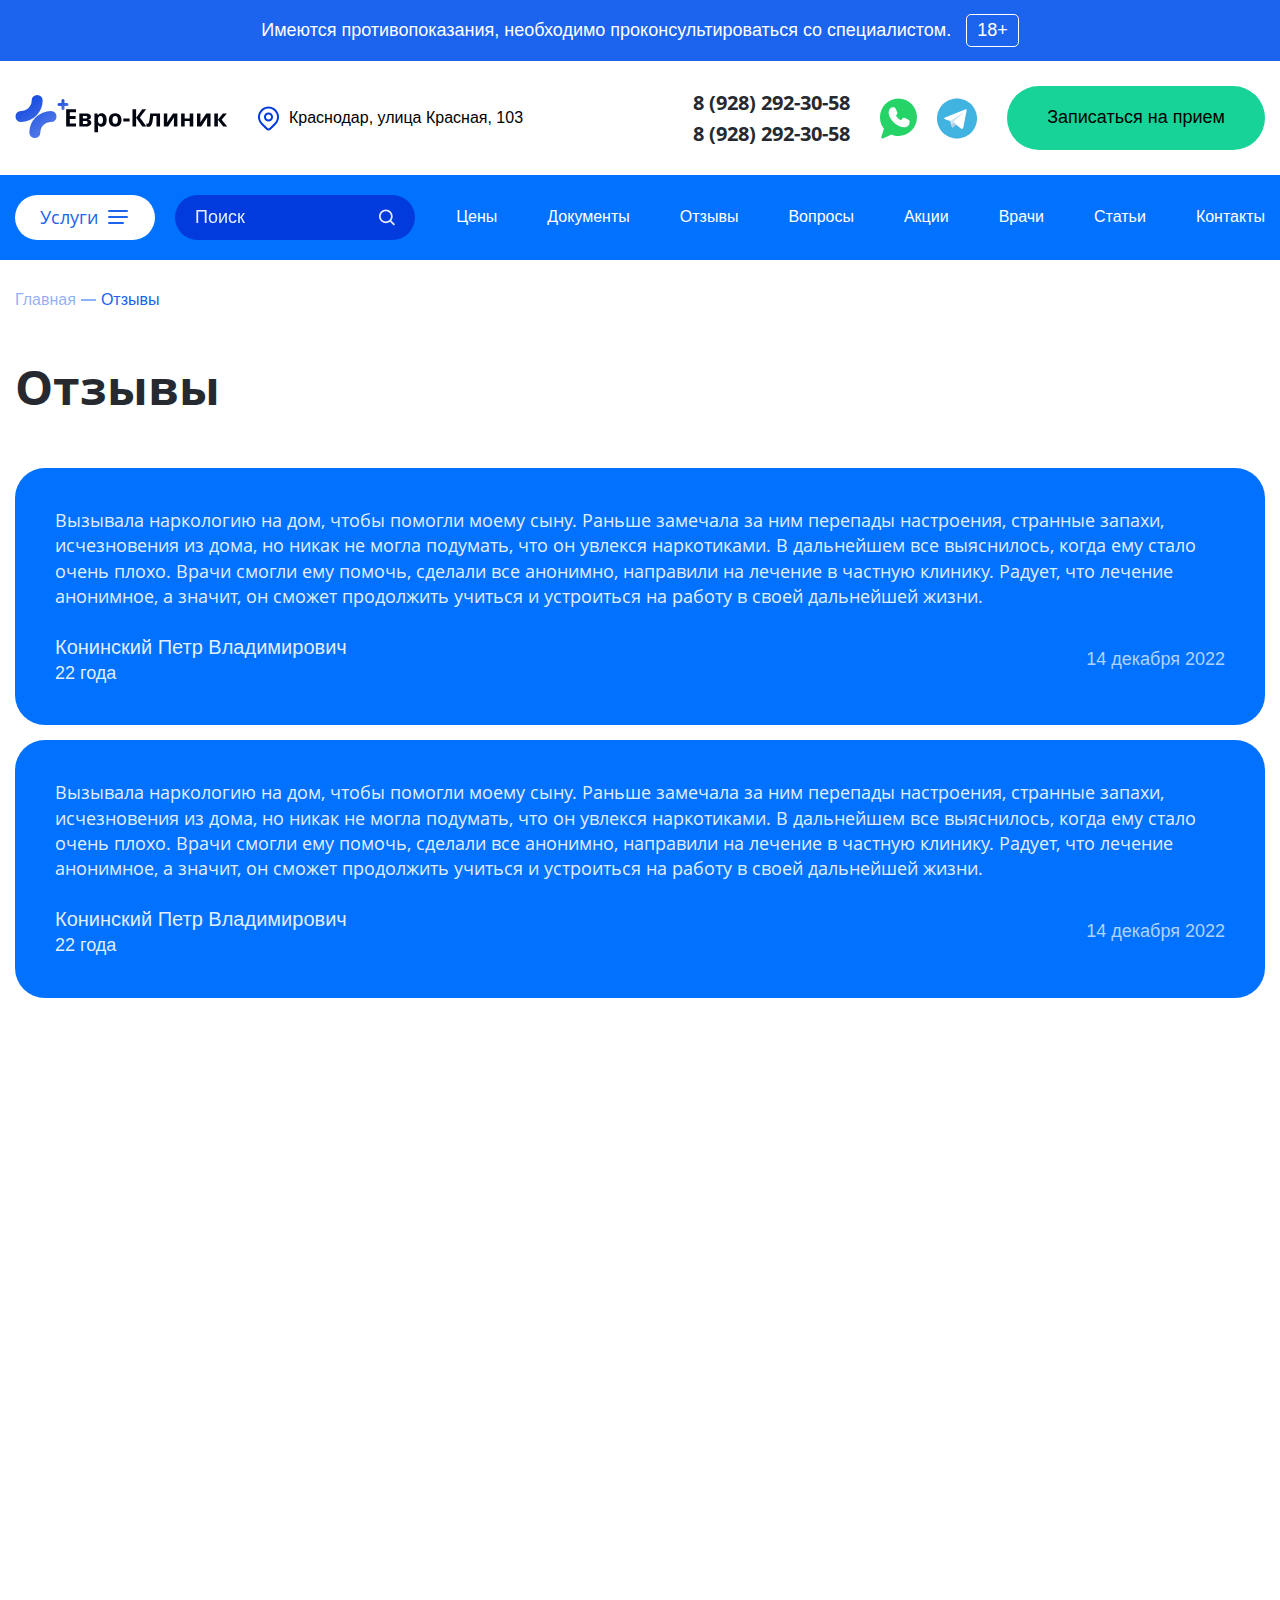
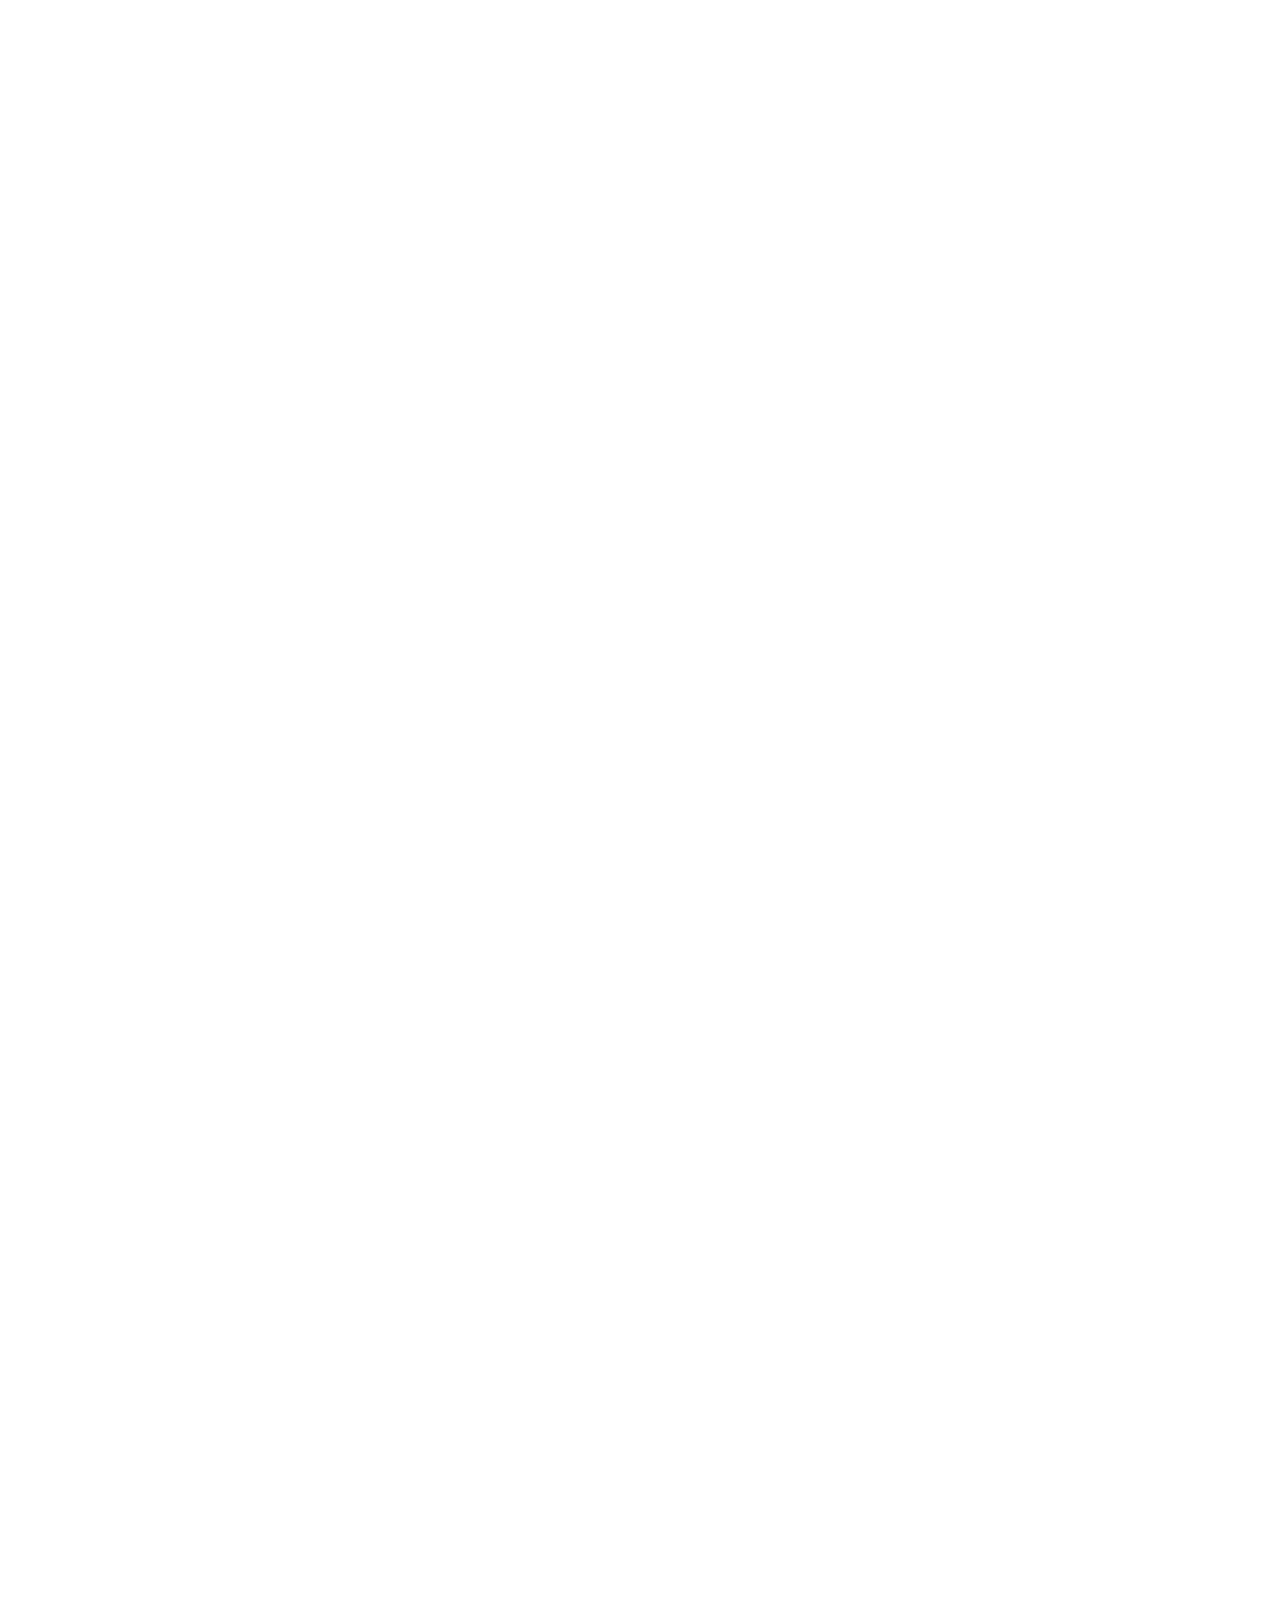
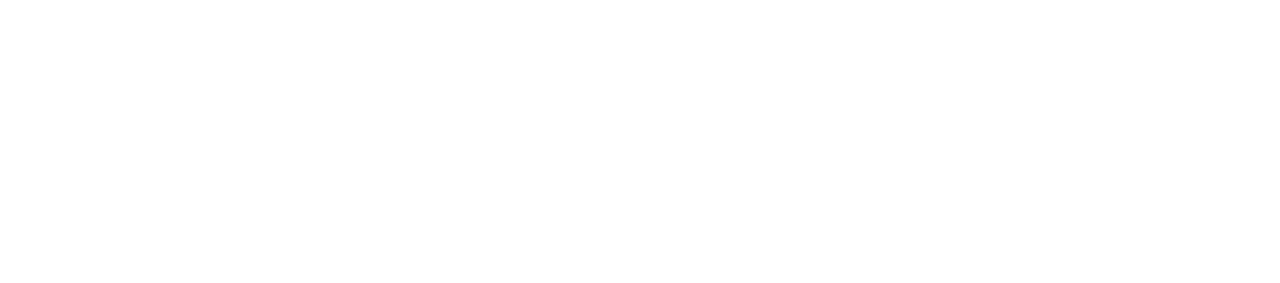
<file: reviews.html>
<!DOCTYPE html>
<html lang="ru">

<head>
    <meta charset="UTF-8">
    <meta name="viewport" content="width=device-width, initial-scale=1.0">
    <link rel="stylesheet" href="assets/css/normalize.css">
    <link rel="stylesheet" href="assets/css/build/aos.css">
    <link rel="stylesheet" href="assets/css/build/swiper.css">
    <link rel="stylesheet" href="assets/css/build/fancybox.css">
    <link rel="stylesheet" href="assets/css/style.css">
    <script defer src="assets/js/build/mask.js"></script>
    <script defer src="assets/js/build/aos.js"></script>
    <script defer src="assets/js/build/swiper.js"></script>
    <script defer src="assets/js/build/fancybox.js"></script>
    <script defer src="assets/js/main.js"></script>
    <title>Отзывы</title>
</head>

<body>
    <div class="contraindications">
        <div class="contraindications__container container">
            <p class="contraindications__text">
                Имеются противопоказания, необходимо проконсультироваться со специалистом.&nbsp;<span
                    class="contraindications__decor">18+</span>
            </p>
        </div>
    </div>
    <header class="header">
        <div class="header__top">
            <div class="header__top-container container">
                <div class="header__top-item">
                    <a href="/" class="header__logo logo">
                        <picture class="logo__picture">
                            <img src="assets/img/logo.svg" alt="" class="logo__img">
                        </picture>
                    </a>
                    <div class="header__top-item-wrapper">
                        <button class="header__address popup-btn" data-path="city">
                            <svg class="header__address-icon" width="21" height="25" viewBox="0 0 21 25" fill="none"
                                xmlns="http://www.w3.org/2000/svg">
                                <path
                                    d="M6.9375 11.021C6.9375 11.968 7.31283 12.8761 7.98093 13.5457C8.64903 14.2153 9.55517 14.5915 10.5 14.5915C11.4448 14.5915 12.351 14.2153 13.0191 13.5457C13.6872 12.8761 14.0625 11.968 14.0625 11.021C14.0625 10.074 13.6872 9.16587 13.0191 8.49627C12.351 7.82667 11.4448 7.45049 10.5 7.45049C9.55517 7.45049 8.64903 7.82667 7.98093 8.49627C7.31283 9.16587 6.9375 10.074 6.9375 11.021Z"
                                    stroke="#013BDD" stroke-width="2" stroke-linecap="round" stroke-linejoin="round" />
                                <path
                                    d="M17.2177 17.7538L12.1791 22.8037C11.7338 23.2495 11.1301 23.5 10.5006 23.5C9.87112 23.5 9.26739 23.2495 8.82206 22.8037L3.78232 17.7538C2.45377 16.4222 1.54903 14.7256 1.18251 12.8787C0.815988 11.0317 1.00415 9.11734 1.7232 7.37757C2.44224 5.6378 3.65988 4.1508 5.22214 3.1046C6.78439 2.0584 8.6211 1.5 10.5 1.5C12.3789 1.5 14.2156 2.0584 15.7779 3.1046C17.3401 4.1508 18.5578 5.6378 19.2768 7.37757C19.9959 9.11734 20.184 11.0317 19.8175 12.8787C19.451 14.7256 18.5462 16.4222 17.2177 17.7538Z"
                                    stroke="#013BDD" stroke-width="2" stroke-linecap="round" stroke-linejoin="round" />
                            </svg>
                            <p class="header__address-text">
                                Краснодар, улица Красная, 103
                            </p>
                        </button>
                        <a href="tel:89282923058" class="header__phone-mobile">
                            <svg width="21" height="21" viewBox="0 0 21 21" fill="none"
                                xmlns="http://www.w3.org/2000/svg">
                                <path
                                    d="M3.23529 1H7.70588L9.94118 6.58824L7.14706 8.26471C8.34401 10.6917 10.3083 12.656 12.7353 13.8529L14.4118 11.0588L20 13.2941V17.7647C20 18.3575 19.7645 18.9261 19.3453 19.3453C18.9261 19.7645 18.3575 20 17.7647 20C13.4051 19.7351 9.29311 17.8837 6.20469 14.7953C3.11627 11.7069 1.26494 7.59494 1 3.23529C1 2.64246 1.2355 2.0739 1.6547 1.6547C2.0739 1.2355 2.64246 1 3.23529 1Z"
                                    stroke="#1C63EE" stroke-width="2" stroke-linecap="round" stroke-linejoin="round" />
                            </svg>
                        </a>
                        <button class="header__open-menu open-menu">
                            <svg width="40" height="27" viewBox="0 0 40 27" fill="none"
                                xmlns="http://www.w3.org/2000/svg">
                                <rect width="40" height="5" rx="2.5" fill="#1C63EE" />
                                <rect y="11" width="40" height="5" rx="2.5" fill="#1C63EE" />
                                <rect y="22" width="30" height="5" rx="2.5" fill="#1C63EE" />
                            </svg>
                        </button>
                    </div>
                </div>
                <div class="header__top-item">
                    <div class="header__phones">
                        <a href="tel:89282923058" class="header__phone">8 (928) 292-30-58</a>
                        <a href="tel:89282923058" class="header__phone">8 (928) 292-30-58</a>
                    </div>
                    <ul class="header__socials socials">
                        <li class="socials__item social">
                            <a href="#" target="_blank" class="social__link">
                                <svg width="37" height="41" viewBox="0 0 37 41" fill="none"
                                    xmlns="http://www.w3.org/2000/svg">
                                    <path
                                        d="M18.5 0.5C8.26333 0.5 0 8.875 0 19.25C0 23.5 1.35667 27.5 3.94667 30.75L1.35667 38.75C1.23333 39.25 1.35667 39.75 1.72667 40.125C1.85 40.375 2.22 40.5 2.46667 40.5C2.59 40.5 2.83667 40.5 2.96 40.375L11.47 36.5C13.69 37.5 16.0333 38 18.5 38C28.7367 38 37 29.625 37 19.25C37 8.875 28.7367 0.5 18.5 0.5Z"
                                        fill="#25D366" />
                                    <path
                                        d="M29.23 26.125C28.7367 27.625 26.8867 28.875 25.2833 29.125C24.9133 29.25 24.5433 29.25 24.05 29.25C23.0633 29.25 21.5833 29 18.9933 27.875C16.0333 26.625 13.0733 24 10.73 20.625V20.5C9.99 19.375 8.63333 17.25 8.63333 15C8.63333 12.25 9.99 10.875 10.4833 10.25C11.1 9.625 11.9633 9.25 12.95 9.25C13.1967 9.25 13.32 9.25 13.5667 9.25C14.43 9.25 15.0467 9.5 15.6633 10.75L16.1567 11.75C16.5267 12.75 17.02 13.875 17.1433 14C17.5133 14.75 17.5133 15.375 17.1433 16C17.02 16.375 16.7733 16.625 16.5267 16.875C16.4033 17.125 16.28 17.25 16.1567 17.25C16.0333 17.375 16.0333 17.375 15.91 17.5C16.28 18.125 17.02 19.25 18.0067 20.125C19.4867 21.5 20.5967 21.875 21.2133 22.125C21.46 21.875 21.7067 21.375 22.0767 21L22.2 20.75C22.8167 19.875 23.8033 19.625 24.79 20C25.2833 20.25 27.9967 21.5 27.9967 21.5L28.2433 21.625C28.6133 21.875 29.1067 22 29.3533 22.5C29.8467 23.625 29.4767 25.25 29.23 26.125Z"
                                        fill="white" />
                                </svg>
                            </a>
                        </li>
                        <li class="socials__item social">
                            <a href="#" target="_blank" class="social__link">
                                <svg width="40" height="41" viewBox="0 0 40 41" fill="none"
                                    xmlns="http://www.w3.org/2000/svg">
                                    <path
                                        d="M20 0.5C8.95422 0.5 0 9.45422 0 20.5C0 31.5458 8.95422 40.5 20 40.5C31.0458 40.5 40 31.5458 40 20.5C40 9.45422 31.0458 0.5 20 0.5Z"
                                        fill="#40B3E0" />
                                    <path
                                        d="M29.7317 12.0048L26.1595 30.0153C26.1595 30.0153 25.6599 31.2643 24.286 30.6648L16.0426 24.3448L13.0451 22.8961L7.99916 21.1973C7.99916 21.1973 7.22478 20.9226 7.14978 20.3231C7.07494 19.7236 8.02416 19.3989 8.02416 19.3989L28.0829 11.5301C28.0829 11.5301 29.7317 10.8057 29.7317 12.0048Z"
                                        fill="white" />
                                    <path
                                        d="M15.409 29.813C15.409 29.813 15.1684 29.7905 14.8686 28.8412C14.5689 27.892 13.0451 22.896 13.0451 22.896L25.1603 15.2023C25.1603 15.2023 25.8598 14.7776 25.8348 15.2023C25.8348 15.2023 25.9597 15.2771 25.585 15.6268C25.2103 15.9766 16.0676 24.1949 16.0676 24.1949"
                                        fill="#D2E5F1" />
                                    <path
                                        d="M19.2034 26.768L15.9427 29.7408C15.9427 29.7408 15.6879 29.9343 15.409 29.813L16.0334 24.291"
                                        fill="#B5CFE4" />
                                </svg>
                            </a>
                        </li>
                    </ul>
                    <button class="header__btn btn popup-btn" data-path="form">
                        Записаться на прием
                    </button>
                </div>
            </div>
        </div>
        <div class="header__bottom">
            <div class="header__bottom-container container">
                <div class="header__navigation-close">
                    <button class="header__navigation-close-btn close-menu">
                        <svg width="20" height="20" viewBox="0 0 20 20" fill="none" xmlns="http://www.w3.org/2000/svg">
                            <path d="M2 2L18 18M2 18L18 2" stroke="white" stroke-opacity="0.9" stroke-width="4"
                                stroke-linecap="round" />
                        </svg>
                    </button>
                </div>
                <div class="header__navigation">
                    <div class="header__navigation-wrapper">
                        <button class="header__nav-btn">
                            <span class="header__nav-btn-text">
                                Услуги
                            </span>
                            <span class="header__nav-btn-decor">
                                <span class="header__nav-btn-decor-line"></span>
                            </span>
                            <span class="header__nav-btn-arrow">
                                <svg width="12" height="7" viewBox="0 0 12 7" fill="none"
                                    xmlns="http://www.w3.org/2000/svg">
                                    <path
                                        d="M11.1414 0C11.8717 0 12.2531 0.862765 11.8125 1.42015L11.7474 1.49365L6.60443 6.74374C6.45683 6.8944 6.26045 6.9849 6.05214 6.99827C5.84383 7.01165 5.63789 6.94697 5.47297 6.81637L5.3924 6.74374L0.249434 1.49365L0.17829 1.4114L0.132003 1.34402L0.0857164 1.26002L0.0711445 1.22852L0.0480012 1.1699L0.020572 1.07539L0.0120002 1.02902L0.0034288 0.976517L0 0.926641L0 0.823389L0.0042859 0.772639L0.0120002 0.720138L0.020572 0.674637L0.0480012 0.580135L0.0711445 0.521509L0.131146 0.406007L0.186861 0.327255L0.249434 0.25638L0.330007 0.183753L0.396009 0.136503L0.478296 0.0892518L0.509154 0.0743763L0.566584 0.0507505L0.659157 0.0227504L0.704586 0.0140001L0.756016 0.00524971L0.804874 0.0017499L11.1414 0Z"
                                        fill="white" fill-opacity="0.9" />
                                </svg>
                            </span>
                        </button>
                        <div class="header__navigation-dropdown">
                            <ul class="header__navigation-content">
                                <li class="header__navigation-content-item">
                                    <button class="header__navigation-tab">
                                        <span class="header__navigation-tab-icon" data-src="assets/img/icons/menu-1.svg"
                                            style="-webkit-mask-image: url('assets/img/icons/menu-1.svg');mask-image: url('assets/img/icons/menu-1.svg');"></span>
                                        <span class="header__navigation-tab-text">Вывод из запоя</span>
                                        <img src="assets/img/icons/menu-mobile-arrow.svg" alt=""
                                            aria-label="presentation" class="header__navigation-tab-arrow">
                                    </button>
                                    <ul class="header__navigation-list">
                                        <li class="header__navigation-nav-item">
                                            <a href="#" class="header__navigation-nav-link">
                                                Вшивание ампулы
                                            </a>
                                        </li>
                                        <li class="header__navigation-nav-item">
                                            <a href="#" class="header__navigation-nav-link">
                                                Кодирование Эспераль
                                            </a>
                                        </li>
                                        <li class="header__navigation-nav-item">
                                            <a href="#" class="header__navigation-nav-link">
                                                Принудительное кодирование
                                            </a>
                                        </li>
                                        <li class="header__navigation-nav-item">
                                            <a href="#" class="header__navigation-nav-link">
                                                Кодирование на дому
                                            </a>
                                        </li>
                                        <li class="header__navigation-nav-item">
                                            <a href="#" class="header__navigation-nav-link">
                                                Кодирование уколом
                                            </a>
                                        </li>
                                        <li class="header__navigation-nav-item">
                                            <a href="#" class="header__navigation-nav-link">
                                                Анонимное кодирование
                                            </a>
                                        </li>
                                        <li class="header__navigation-nav-item">
                                            <a href="#" class="header__navigation-nav-link">
                                                Кодирование по методу Довженко
                                            </a>
                                        </li>
                                        <li class="header__navigation-nav-item">
                                            <a href="#" class="header__navigation-nav-link">
                                                Кодирование гипнозом
                                            </a>
                                        </li>
                                        <li class="header__navigation-nav-item">
                                            <a href="#" class="header__navigation-nav-link">
                                                Вшивание ампулы
                                            </a>
                                        </li>
                                        <li class="header__navigation-nav-item">
                                            <a href="#" class="header__navigation-nav-link">
                                                Вшивание ампулы
                                            </a>
                                        </li>
                                        <li class="header__navigation-nav-item">
                                            <a href="#" class="header__navigation-nav-link">
                                                Вшивание ампулы
                                            </a>
                                        </li>
                                        <li class="header__navigation-nav-item">
                                            <a href="#" class="header__navigation-nav-link">
                                                Вшивание ампулы
                                            </a>
                                        </li>
                                        <li class="header__navigation-nav-item">
                                            <a href="#" class="header__navigation-nav-link">
                                                Вшивание ампулы
                                            </a>
                                        </li>
                                        <li class="header__navigation-nav-item">
                                            <a href="#" class="header__navigation-nav-link">
                                                Вшивание ампулы
                                            </a>
                                        </li>
                                        <li class="header__navigation-nav-item">
                                            <a href="#" class="header__navigation-nav-link">
                                                Вшивание ампулы
                                            </a>
                                        </li>
                                    </ul>
                                </li>
                                <li class="header__navigation-content-item">
                                    <button class="header__navigation-tab">
                                        <span class="header__navigation-tab-icon" data-src="assets/img/icons/menu-2.svg"
                                            style="-webkit-mask-image: url('assets/img/icons/menu-2.svg');mask-image: url('assets/img/icons/menu-2.svg');"></span>
                                        <span class="header__navigation-tab-text">Лечение алкоголизма</span>
                                        <img src="assets/img/icons/menu-mobile-arrow.svg" alt=""
                                            aria-label="presentation" class="header__navigation-tab-arrow">
                                    </button>
                                    <ul class="header__navigation-list">
                                        <li class="header__navigation-nav-item">
                                            <a href="#" class="header__navigation-nav-link">
                                                Вшивание ампулы
                                            </a>
                                        </li>
                                        <li class="header__navigation-nav-item">
                                            <a href="#" class="header__navigation-nav-link">
                                                Кодирование Эспераль
                                            </a>
                                        </li>
                                        <li class="header__navigation-nav-item">
                                            <a href="#" class="header__navigation-nav-link">
                                                Принудительное кодирование
                                            </a>
                                        </li>
                                        <li class="header__navigation-nav-item">
                                            <a href="#" class="header__navigation-nav-link">
                                                Кодирование на дому
                                            </a>
                                        </li>
                                        <li class="header__navigation-nav-item">
                                            <a href="#" class="header__navigation-nav-link">
                                                Кодирование уколом
                                            </a>
                                        </li>
                                        <li class="header__navigation-nav-item">
                                            <a href="#" class="header__navigation-nav-link">
                                                Анонимное кодирование
                                            </a>
                                        </li>
                                        <li class="header__navigation-nav-item">
                                            <a href="#" class="header__navigation-nav-link">
                                                Кодирование по методу Довженко
                                            </a>
                                        </li>
                                        <li class="header__navigation-nav-item">
                                            <a href="#" class="header__navigation-nav-link">
                                                Кодирование гипнозом
                                            </a>
                                        </li>
                                        <li class="header__navigation-nav-item">
                                            <a href="#" class="header__navigation-nav-link">
                                                Вшивание ампулы
                                            </a>
                                        </li>
                                        <li class="header__navigation-nav-item">
                                            <a href="#" class="header__navigation-nav-link">
                                                Вшивание ампулы
                                            </a>
                                        </li>
                                        <li class="header__navigation-nav-item">
                                            <a href="#" class="header__navigation-nav-link">
                                                Вшивание ампулы
                                            </a>
                                        </li>
                                        <li class="header__navigation-nav-item">
                                            <a href="#" class="header__navigation-nav-link">
                                                Вшивание ампулы
                                            </a>
                                        </li>
                                        <li class="header__navigation-nav-item">
                                            <a href="#" class="header__navigation-nav-link">
                                                Вшивание ампулы
                                            </a>
                                        </li>
                                        <li class="header__navigation-nav-item">
                                            <a href="#" class="header__navigation-nav-link">
                                                Вшивание ампулы
                                            </a>
                                        </li>
                                        <li class="header__navigation-nav-item">
                                            <a href="#" class="header__navigation-nav-link">
                                                Вшивание ампулы
                                            </a>
                                        </li>
                                        <li class="header__navigation-nav-item">
                                            <a href="#" class="header__navigation-nav-link">
                                                Вшивание ампулы
                                            </a>
                                        </li>
                                        <li class="header__navigation-nav-item">
                                            <a href="#" class="header__navigation-nav-link">
                                                Кодирование Эспераль
                                            </a>
                                        </li>
                                        <li class="header__navigation-nav-item">
                                            <a href="#" class="header__navigation-nav-link">
                                                Принудительное кодирование
                                            </a>
                                        </li>
                                        <li class="header__navigation-nav-item">
                                            <a href="#" class="header__navigation-nav-link">
                                                Кодирование на дому
                                            </a>
                                        </li>
                                        <li class="header__navigation-nav-item">
                                            <a href="#" class="header__navigation-nav-link">
                                                Кодирование уколом
                                            </a>
                                        </li>
                                        <li class="header__navigation-nav-item">
                                            <a href="#" class="header__navigation-nav-link">
                                                Анонимное кодирование
                                            </a>
                                        </li>
                                        <li class="header__navigation-nav-item">
                                            <a href="#" class="header__navigation-nav-link">
                                                Кодирование по методу Довженко
                                            </a>
                                        </li>
                                        <li class="header__navigation-nav-item">
                                            <a href="#" class="header__navigation-nav-link">
                                                Кодирование гипнозом
                                            </a>
                                        </li>
                                        <li class="header__navigation-nav-item">
                                            <a href="#" class="header__navigation-nav-link">
                                                Вшивание ампулы
                                            </a>
                                        </li>
                                        <li class="header__navigation-nav-item">
                                            <a href="#" class="header__navigation-nav-link">
                                                Вшивание ампулы
                                            </a>
                                        </li>
                                        <li class="header__navigation-nav-item">
                                            <a href="#" class="header__navigation-nav-link">
                                                Вшивание ампулы
                                            </a>
                                        </li>
                                        <li class="header__navigation-nav-item">
                                            <a href="#" class="header__navigation-nav-link">
                                                Вшивание ампулы
                                            </a>
                                        </li>
                                        <li class="header__navigation-nav-item">
                                            <a href="#" class="header__navigation-nav-link">
                                                Вшивание ампулы
                                            </a>
                                        </li>
                                        <li class="header__navigation-nav-item">
                                            <a href="#" class="header__navigation-nav-link">
                                                Вшивание ампулы
                                            </a>
                                        </li>
                                        <li class="header__navigation-nav-item">
                                            <a href="#" class="header__navigation-nav-link">
                                                Вшивание ампулы
                                            </a>
                                        </li>
                                        <li class="header__navigation-nav-item">
                                            <a href="#" class="header__navigation-nav-link">
                                                Вшивание ампулы
                                            </a>
                                        </li>
                                        <li class="header__navigation-nav-item">
                                            <a href="#" class="header__navigation-nav-link">
                                                Кодирование Эспераль
                                            </a>
                                        </li>
                                        <li class="header__navigation-nav-item">
                                            <a href="#" class="header__navigation-nav-link">
                                                Принудительное кодирование
                                            </a>
                                        </li>
                                        <li class="header__navigation-nav-item">
                                            <a href="#" class="header__navigation-nav-link">
                                                Кодирование на дому
                                            </a>
                                        </li>
                                        <li class="header__navigation-nav-item">
                                            <a href="#" class="header__navigation-nav-link">
                                                Кодирование уколом
                                            </a>
                                        </li>
                                        <li class="header__navigation-nav-item">
                                            <a href="#" class="header__navigation-nav-link">
                                                Анонимное кодирование
                                            </a>
                                        </li>
                                        <li class="header__navigation-nav-item">
                                            <a href="#" class="header__navigation-nav-link">
                                                Кодирование по методу Довженко
                                            </a>
                                        </li>
                                        <li class="header__navigation-nav-item">
                                            <a href="#" class="header__navigation-nav-link">
                                                Кодирование гипнозом
                                            </a>
                                        </li>
                                        <li class="header__navigation-nav-item">
                                            <a href="#" class="header__navigation-nav-link">
                                                Вшивание ампулы
                                            </a>
                                        </li>
                                        <li class="header__navigation-nav-item">
                                            <a href="#" class="header__navigation-nav-link">
                                                Вшивание ампулы
                                            </a>
                                        </li>
                                        <li class="header__navigation-nav-item">
                                            <a href="#" class="header__navigation-nav-link">
                                                Вшивание ампулы
                                            </a>
                                        </li>
                                        <li class="header__navigation-nav-item">
                                            <a href="#" class="header__navigation-nav-link">
                                                Вшивание ампулы
                                            </a>
                                        </li>
                                        <li class="header__navigation-nav-item">
                                            <a href="#" class="header__navigation-nav-link">
                                                Вшивание ампулы
                                            </a>
                                        </li>
                                        <li class="header__navigation-nav-item">
                                            <a href="#" class="header__navigation-nav-link">
                                                Вшивание ампулы
                                            </a>
                                        </li>
                                        <li class="header__navigation-nav-item">
                                            <a href="#" class="header__navigation-nav-link">
                                                Вшивание ампулы
                                            </a>
                                        </li>
                                        <li class="header__navigation-nav-item">
                                            <a href="#" class="header__navigation-nav-link">
                                                Вшивание ампулы
                                            </a>
                                        </li>
                                        <li class="header__navigation-nav-item">
                                            <a href="#" class="header__navigation-nav-link">
                                                Кодирование Эспераль
                                            </a>
                                        </li>
                                        <li class="header__navigation-nav-item">
                                            <a href="#" class="header__navigation-nav-link">
                                                Принудительное кодирование
                                            </a>
                                        </li>
                                        <li class="header__navigation-nav-item">
                                            <a href="#" class="header__navigation-nav-link">
                                                Кодирование на дому
                                            </a>
                                        </li>
                                        <li class="header__navigation-nav-item">
                                            <a href="#" class="header__navigation-nav-link">
                                                Кодирование уколом
                                            </a>
                                        </li>
                                        <li class="header__navigation-nav-item">
                                            <a href="#" class="header__navigation-nav-link">
                                                Анонимное кодирование
                                            </a>
                                        </li>
                                        <li class="header__navigation-nav-item">
                                            <a href="#" class="header__navigation-nav-link">
                                                Кодирование по методу Довженко
                                            </a>
                                        </li>
                                        <li class="header__navigation-nav-item">
                                            <a href="#" class="header__navigation-nav-link">
                                                Кодирование гипнозом
                                            </a>
                                        </li>
                                        <li class="header__navigation-nav-item">
                                            <a href="#" class="header__navigation-nav-link">
                                                Вшивание ампулы
                                            </a>
                                        </li>
                                        <li class="header__navigation-nav-item">
                                            <a href="#" class="header__navigation-nav-link">
                                                Вшивание ампулы
                                            </a>
                                        </li>
                                        <li class="header__navigation-nav-item">
                                            <a href="#" class="header__navigation-nav-link">
                                                Вшивание ампулы
                                            </a>
                                        </li>
                                        <li class="header__navigation-nav-item">
                                            <a href="#" class="header__navigation-nav-link">
                                                Вшивание ампулы
                                            </a>
                                        </li>
                                        <li class="header__navigation-nav-item">
                                            <a href="#" class="header__navigation-nav-link">
                                                Вшивание ампулы
                                            </a>
                                        </li>
                                        <li class="header__navigation-nav-item">
                                            <a href="#" class="header__navigation-nav-link">
                                                Вшивание ампулы
                                            </a>
                                        </li>
                                        <li class="header__navigation-nav-item">
                                            <a href="#" class="header__navigation-nav-link">
                                                Вшивание ампулы
                                            </a>
                                        </li>
                                    </ul>
                                </li>
                                <li class="header__navigation-content-item">
                                    <button class="header__navigation-tab">
                                        <span class="header__navigation-tab-icon" data-src="assets/img/icons/menu-3.svg"
                                            style="-webkit-mask-image: url('assets/img/icons/menu-3.svg');mask-image: url('assets/img/icons/menu-3.svg');"></span>
                                        <span class="header__navigation-tab-text">Кодирование
                                            от алкоголизма</span>
                                        <img src="assets/img/icons/menu-mobile-arrow.svg" alt=""
                                            aria-label="presentation" class="header__navigation-tab-arrow">
                                    </button>
                                    <ul class="header__navigation-list">
                                        <li class="header__navigation-nav-item">
                                            <a href="#" class="header__navigation-nav-link">
                                                Вшивание ампулы
                                            </a>
                                        </li>
                                        <li class="header__navigation-nav-item">
                                            <a href="#" class="header__navigation-nav-link">
                                                Кодирование Эспераль
                                            </a>
                                        </li>
                                        <li class="header__navigation-nav-item">
                                            <a href="#" class="header__navigation-nav-link">
                                                Принудительное кодирование
                                            </a>
                                        </li>
                                        <li class="header__navigation-nav-item">
                                            <a href="#" class="header__navigation-nav-link">
                                                Кодирование на дому
                                            </a>
                                        </li>
                                        <li class="header__navigation-nav-item">
                                            <a href="#" class="header__navigation-nav-link">
                                                Кодирование уколом
                                            </a>
                                        </li>
                                        <li class="header__navigation-nav-item">
                                            <a href="#" class="header__navigation-nav-link">
                                                Анонимное кодирование
                                            </a>
                                        </li>
                                        <li class="header__navigation-nav-item">
                                            <a href="#" class="header__navigation-nav-link">
                                                Кодирование по методу Довженко
                                            </a>
                                        </li>
                                        <li class="header__navigation-nav-item">
                                            <a href="#" class="header__navigation-nav-link">
                                                Кодирование гипнозом
                                            </a>
                                        </li>
                                        <li class="header__navigation-nav-item">
                                            <a href="#" class="header__navigation-nav-link">
                                                Вшивание ампулы
                                            </a>
                                        </li>
                                        <li class="header__navigation-nav-item">
                                            <a href="#" class="header__navigation-nav-link">
                                                Вшивание ампулы
                                            </a>
                                        </li>
                                        <li class="header__navigation-nav-item">
                                            <a href="#" class="header__navigation-nav-link">
                                                Вшивание ампулы
                                            </a>
                                        </li>
                                        <li class="header__navigation-nav-item">
                                            <a href="#" class="header__navigation-nav-link">
                                                Вшивание ампулы
                                            </a>
                                        </li>
                                        <li class="header__navigation-nav-item">
                                            <a href="#" class="header__navigation-nav-link">
                                                Вшивание ампулы
                                            </a>
                                        </li>
                                        <li class="header__navigation-nav-item">
                                            <a href="#" class="header__navigation-nav-link">
                                                Вшивание ампулы
                                            </a>
                                        </li>
                                        <li class="header__navigation-nav-item">
                                            <a href="#" class="header__navigation-nav-link">
                                                Вшивание ампулы
                                            </a>
                                        </li>
                                    </ul>
                                </li>
                                <li class="header__navigation-content-item">
                                    <button class="header__navigation-tab">
                                        <span class="header__navigation-tab-icon" data-src="assets/img/icons/menu-4.svg"
                                            style="-webkit-mask-image: url('assets/img/icons/menu-4.svg');mask-image: url('assets/img/icons/menu-4.svg');"></span>
                                        <span class="header__navigation-tab-text">Наркологическая помощь</span>
                                        <img src="assets/img/icons/menu-mobile-arrow.svg" alt=""
                                            aria-label="presentation" class="header__navigation-tab-arrow">
                                    </button>
                                    <ul class="header__navigation-list">
                                        <li class="header__navigation-nav-item">
                                            <a href="#" class="header__navigation-nav-link">
                                                Вшивание ампулы
                                            </a>
                                        </li>
                                        <li class="header__navigation-nav-item">
                                            <a href="#" class="header__navigation-nav-link">
                                                Кодирование Эспераль
                                            </a>
                                        </li>
                                        <li class="header__navigation-nav-item">
                                            <a href="#" class="header__navigation-nav-link">
                                                Принудительное кодирование
                                            </a>
                                        </li>
                                        <li class="header__navigation-nav-item">
                                            <a href="#" class="header__navigation-nav-link">
                                                Кодирование на дому
                                            </a>
                                        </li>
                                        <li class="header__navigation-nav-item">
                                            <a href="#" class="header__navigation-nav-link">
                                                Кодирование уколом
                                            </a>
                                        </li>
                                        <li class="header__navigation-nav-item">
                                            <a href="#" class="header__navigation-nav-link">
                                                Анонимное кодирование
                                            </a>
                                        </li>
                                        <li class="header__navigation-nav-item">
                                            <a href="#" class="header__navigation-nav-link">
                                                Кодирование по методу Довженко
                                            </a>
                                        </li>
                                        <li class="header__navigation-nav-item">
                                            <a href="#" class="header__navigation-nav-link">
                                                Кодирование гипнозом
                                            </a>
                                        </li>
                                        <li class="header__navigation-nav-item">
                                            <a href="#" class="header__navigation-nav-link">
                                                Вшивание ампулы
                                            </a>
                                        </li>
                                        <li class="header__navigation-nav-item">
                                            <a href="#" class="header__navigation-nav-link">
                                                Вшивание ампулы
                                            </a>
                                        </li>
                                        <li class="header__navigation-nav-item">
                                            <a href="#" class="header__navigation-nav-link">
                                                Вшивание ампулы
                                            </a>
                                        </li>
                                        <li class="header__navigation-nav-item">
                                            <a href="#" class="header__navigation-nav-link">
                                                Вшивание ампулы
                                            </a>
                                        </li>
                                        <li class="header__navigation-nav-item">
                                            <a href="#" class="header__navigation-nav-link">
                                                Вшивание ампулы
                                            </a>
                                        </li>
                                        <li class="header__navigation-nav-item">
                                            <a href="#" class="header__navigation-nav-link">
                                                Вшивание ампулы
                                            </a>
                                        </li>
                                        <li class="header__navigation-nav-item">
                                            <a href="#" class="header__navigation-nav-link">
                                                Вшивание ампулы
                                            </a>
                                        </li>
                                    </ul>
                                </li>
                                <li class="header__navigation-content-item">
                                    <button class="header__navigation-tab">
                                        <span class="header__navigation-tab-icon" data-src="assets/img/icons/menu-5.svg"
                                            style="-webkit-mask-image: url('assets/img/icons/menu-5.svg');mask-image: url('assets/img/icons/menu-5.svg');"></span>
                                        <span class="header__navigation-tab-text">Лечение наркомании</span>
                                        <img src="assets/img/icons/menu-mobile-arrow.svg" alt=""
                                            aria-label="presentation" class="header__navigation-tab-arrow">
                                    </button>
                                    <ul class="header__navigation-list">
                                        <li class="header__navigation-nav-item">
                                            <a href="#" class="header__navigation-nav-link">
                                                Вшивание ампулы
                                            </a>
                                        </li>
                                        <li class="header__navigation-nav-item">
                                            <a href="#" class="header__navigation-nav-link">
                                                Кодирование Эспераль
                                            </a>
                                        </li>
                                        <li class="header__navigation-nav-item">
                                            <a href="#" class="header__navigation-nav-link">
                                                Принудительное кодирование
                                            </a>
                                        </li>
                                        <li class="header__navigation-nav-item">
                                            <a href="#" class="header__navigation-nav-link">
                                                Кодирование на дому
                                            </a>
                                        </li>
                                        <li class="header__navigation-nav-item">
                                            <a href="#" class="header__navigation-nav-link">
                                                Кодирование уколом
                                            </a>
                                        </li>
                                        <li class="header__navigation-nav-item">
                                            <a href="#" class="header__navigation-nav-link">
                                                Анонимное кодирование
                                            </a>
                                        </li>
                                        <li class="header__navigation-nav-item">
                                            <a href="#" class="header__navigation-nav-link">
                                                Кодирование по методу Довженко
                                            </a>
                                        </li>
                                        <li class="header__navigation-nav-item">
                                            <a href="#" class="header__navigation-nav-link">
                                                Кодирование гипнозом
                                            </a>
                                        </li>
                                        <li class="header__navigation-nav-item">
                                            <a href="#" class="header__navigation-nav-link">
                                                Вшивание ампулы
                                            </a>
                                        </li>
                                        <li class="header__navigation-nav-item">
                                            <a href="#" class="header__navigation-nav-link">
                                                Вшивание ампулы
                                            </a>
                                        </li>
                                        <li class="header__navigation-nav-item">
                                            <a href="#" class="header__navigation-nav-link">
                                                Вшивание ампулы
                                            </a>
                                        </li>
                                        <li class="header__navigation-nav-item">
                                            <a href="#" class="header__navigation-nav-link">
                                                Вшивание ампулы
                                            </a>
                                        </li>
                                        <li class="header__navigation-nav-item">
                                            <a href="#" class="header__navigation-nav-link">
                                                Вшивание ампулы
                                            </a>
                                        </li>
                                        <li class="header__navigation-nav-item">
                                            <a href="#" class="header__navigation-nav-link">
                                                Вшивание ампулы
                                            </a>
                                        </li>
                                        <li class="header__navigation-nav-item">
                                            <a href="#" class="header__navigation-nav-link">
                                                Вшивание ампулы
                                            </a>
                                        </li>
                                    </ul>
                                </li>
                                <li class="header__navigation-content-item">
                                    <button class="header__navigation-tab">
                                        <span class="header__navigation-tab-icon" data-src="assets/img/icons/menu-6.svg"
                                            style="-webkit-mask-image: url('assets/img/icons/menu-6.svg');mask-image: url('assets/img/icons/menu-6.svg');"></span>
                                        <span class="header__navigation-tab-text">Реабилитационный центр</span>
                                        <img src="assets/img/icons/menu-mobile-arrow.svg" alt=""
                                            aria-label="presentation" class="header__navigation-tab-arrow">
                                    </button>
                                    <ul class="header__navigation-list">
                                        <li class="header__navigation-nav-item">
                                            <a href="#" class="header__navigation-nav-link">
                                                Вшивание ампулы
                                            </a>
                                        </li>
                                        <li class="header__navigation-nav-item">
                                            <a href="#" class="header__navigation-nav-link">
                                                Кодирование Эспераль
                                            </a>
                                        </li>
                                        <li class="header__navigation-nav-item">
                                            <a href="#" class="header__navigation-nav-link">
                                                Принудительное кодирование
                                            </a>
                                        </li>
                                        <li class="header__navigation-nav-item">
                                            <a href="#" class="header__navigation-nav-link">
                                                Кодирование на дому
                                            </a>
                                        </li>
                                        <li class="header__navigation-nav-item">
                                            <a href="#" class="header__navigation-nav-link">
                                                Кодирование уколом
                                            </a>
                                        </li>
                                        <li class="header__navigation-nav-item">
                                            <a href="#" class="header__navigation-nav-link">
                                                Анонимное кодирование
                                            </a>
                                        </li>
                                        <li class="header__navigation-nav-item">
                                            <a href="#" class="header__navigation-nav-link">
                                                Кодирование по методу Довженко
                                            </a>
                                        </li>
                                        <li class="header__navigation-nav-item">
                                            <a href="#" class="header__navigation-nav-link">
                                                Кодирование гипнозом
                                            </a>
                                        </li>
                                        <li class="header__navigation-nav-item">
                                            <a href="#" class="header__navigation-nav-link">
                                                Вшивание ампулы
                                            </a>
                                        </li>
                                        <li class="header__navigation-nav-item">
                                            <a href="#" class="header__navigation-nav-link">
                                                Вшивание ампулы
                                            </a>
                                        </li>
                                        <li class="header__navigation-nav-item">
                                            <a href="#" class="header__navigation-nav-link">
                                                Вшивание ампулы
                                            </a>
                                        </li>
                                        <li class="header__navigation-nav-item">
                                            <a href="#" class="header__navigation-nav-link">
                                                Вшивание ампулы
                                            </a>
                                        </li>
                                        <li class="header__navigation-nav-item">
                                            <a href="#" class="header__navigation-nav-link">
                                                Вшивание ампулы
                                            </a>
                                        </li>
                                        <li class="header__navigation-nav-item">
                                            <a href="#" class="header__navigation-nav-link">
                                                Вшивание ампулы
                                            </a>
                                        </li>
                                        <li class="header__navigation-nav-item">
                                            <a href="#" class="header__navigation-nav-link">
                                                Вшивание ампулы
                                            </a>
                                        </li>
                                    </ul>
                                </li>
                            </ul>
                        </div>
                    </div>
                    <form action="/search/" method="post" class="header__search search">
                        <label class="search__item">
                            <input name="s" type="text" class="search__input" placeholder="Поиск">
                        </label>
                        <button type="submit" class="search__btn"></button>
                    </form>
                </div>
                <nav class="header__menu menu">
                    <ul class="menu__list">
                        <li class="menu__item">
                            <a href="#" class="menu__link">
                                Цены
                            </a>
                        </li>
                        <li class="menu__item">
                            <a href="#" class="menu__link">
                                Документы
                            </a>
                        </li>
                        <li class="menu__item">
                            <a href="#" class="menu__link">
                                Отзывы
                            </a>
                        </li>
                        <li class="menu__item">
                            <a href="#" class="menu__link">
                                Вопросы
                            </a>
                        </li>
                        <li class="menu__item">
                            <a href="#" class="menu__link">
                                Акции
                            </a>
                        </li>
                        <li class="menu__item">
                            <a href="#" class="menu__link">
                                Врачи
                            </a>
                        </li>
                        <li class="menu__item">
                            <a href="#" class="menu__link">
                                Статьи
                            </a>
                        </li>
                        <li class="menu__item">
                            <a href="#" class="menu__link">
                                Контакты
                            </a>
                        </li>
                    </ul>
                </nav>
                <div class="header__bottom-mobile">
                    <button class="header__mobile-btn btn popup-btn" data-path="form">
                        Записаться на прием
                    </button>
                    <div class="header__mobile-wrapper">
                        <div class="header__mobile-connection">
                            <button class="header__mobile-address popup-btn" data-path="city">
                                <svg class="header__mobile-address-icon" width="18" height="21" viewBox="0 0 18 21"
                                    fill="none" xmlns="http://www.w3.org/2000/svg">
                                    <path
                                        d="M6 9.28991C6 10.0647 6.31607 10.8077 6.87868 11.3556C7.44129 11.9034 8.20435 12.2112 9 12.2112C9.79565 12.2112 10.5587 11.9034 11.1213 11.3556C11.6839 10.8077 12 10.0647 12 9.28991C12 8.51513 11.6839 7.77208 11.1213 7.22422C10.5587 6.67637 9.79565 6.36859 9 6.36859C8.20435 6.36859 7.44129 6.67637 6.87868 7.22422C6.31607 7.77208 6 8.51513 6 9.28991Z"
                                        stroke="white" stroke-opacity="0.9" stroke-width="2" stroke-linecap="round"
                                        stroke-linejoin="round" />
                                    <path
                                        d="M14.657 14.7985L10.414 18.9303C10.039 19.2951 9.53058 19.5 9.0005 19.5C8.47042 19.5 7.96201 19.2951 7.587 18.9303L3.343 14.7985C2.22422 13.7091 1.46234 12.321 1.15369 10.8098C0.845043 9.2987 1.00349 7.73237 1.60901 6.30892C2.21452 4.88547 3.2399 3.66884 4.55548 2.81286C5.87107 1.95688 7.41777 1.5 9 1.5C10.5822 1.5 12.1289 1.95688 13.4445 2.81286C14.7601 3.66884 15.7855 4.88547 16.391 6.30892C16.9965 7.73237 17.155 9.2987 16.8463 10.8098C16.5377 12.321 15.7758 13.7091 14.657 14.7985Z"
                                        stroke="white" stroke-opacity="0.9" stroke-width="2" stroke-linecap="round"
                                        stroke-linejoin="round" />
                                </svg>
                                <span class="header__mobile-address-text">
                                    Краснодар
                                </span>
                            </button>
                            <div class="header__mobile-phones">
                                <a href="tel:89282923058" class="header__mobile-phone">8 (928) 292-30-58</a>
                                <a href="tel:89282923058" class="header__mobile-phone">8 (928) 292-30-58</a>
                            </div>
                        </div>
                        <ul class="header__mobile-socials socials">
                            <li class="socials__item social">
                                <a href="#" target="_blank" class="social__link">
                                    <svg width="37" height="41" viewBox="0 0 37 41" fill="none"
                                        xmlns="http://www.w3.org/2000/svg">
                                        <path
                                            d="M18.5 0.5C8.26333 0.5 0 8.875 0 19.25C0 23.5 1.35667 27.5 3.94667 30.75L1.35667 38.75C1.23333 39.25 1.35667 39.75 1.72667 40.125C1.85 40.375 2.22 40.5 2.46667 40.5C2.59 40.5 2.83667 40.5 2.96 40.375L11.47 36.5C13.69 37.5 16.0333 38 18.5 38C28.7367 38 37 29.625 37 19.25C37 8.875 28.7367 0.5 18.5 0.5Z"
                                            fill="#25D366" />
                                        <path
                                            d="M29.23 26.125C28.7367 27.625 26.8867 28.875 25.2833 29.125C24.9133 29.25 24.5433 29.25 24.05 29.25C23.0633 29.25 21.5833 29 18.9933 27.875C16.0333 26.625 13.0733 24 10.73 20.625V20.5C9.99 19.375 8.63333 17.25 8.63333 15C8.63333 12.25 9.99 10.875 10.4833 10.25C11.1 9.625 11.9633 9.25 12.95 9.25C13.1967 9.25 13.32 9.25 13.5667 9.25C14.43 9.25 15.0467 9.5 15.6633 10.75L16.1567 11.75C16.5267 12.75 17.02 13.875 17.1433 14C17.5133 14.75 17.5133 15.375 17.1433 16C17.02 16.375 16.7733 16.625 16.5267 16.875C16.4033 17.125 16.28 17.25 16.1567 17.25C16.0333 17.375 16.0333 17.375 15.91 17.5C16.28 18.125 17.02 19.25 18.0067 20.125C19.4867 21.5 20.5967 21.875 21.2133 22.125C21.46 21.875 21.7067 21.375 22.0767 21L22.2 20.75C22.8167 19.875 23.8033 19.625 24.79 20C25.2833 20.25 27.9967 21.5 27.9967 21.5L28.2433 21.625C28.6133 21.875 29.1067 22 29.3533 22.5C29.8467 23.625 29.4767 25.25 29.23 26.125Z"
                                            fill="white" />
                                    </svg>
                                </a>
                            </li>
                            <li class="socials__item social">
                                <a href="#" target="_blank" class="social__link">
                                    <svg width="40" height="41" viewBox="0 0 40 41" fill="none"
                                        xmlns="http://www.w3.org/2000/svg">
                                        <path
                                            d="M20 0.5C8.95422 0.5 0 9.45422 0 20.5C0 31.5458 8.95422 40.5 20 40.5C31.0458 40.5 40 31.5458 40 20.5C40 9.45422 31.0458 0.5 20 0.5Z"
                                            fill="#40B3E0" />
                                        <path
                                            d="M29.7317 12.0048L26.1595 30.0153C26.1595 30.0153 25.6599 31.2643 24.286 30.6648L16.0426 24.3448L13.0451 22.8961L7.99916 21.1973C7.99916 21.1973 7.22478 20.9226 7.14978 20.3231C7.07494 19.7236 8.02416 19.3989 8.02416 19.3989L28.0829 11.5301C28.0829 11.5301 29.7317 10.8057 29.7317 12.0048Z"
                                            fill="white" />
                                        <path
                                            d="M15.409 29.813C15.409 29.813 15.1684 29.7905 14.8686 28.8412C14.5689 27.892 13.0451 22.896 13.0451 22.896L25.1603 15.2023C25.1603 15.2023 25.8598 14.7776 25.8348 15.2023C25.8348 15.2023 25.9597 15.2771 25.585 15.6268C25.2103 15.9766 16.0676 24.1949 16.0676 24.1949"
                                            fill="#D2E5F1" />
                                        <path
                                            d="M19.2034 26.768L15.9427 29.7408C15.9427 29.7408 15.6879 29.9343 15.409 29.813L16.0334 24.291"
                                            fill="#B5CFE4" />
                                    </svg>
                                </a>
                            </li>
                        </ul>
                    </div>
                </div>
            </div>
        </div>
    </header>
    <main class="main">
        <div class="container">
            <ul class="breadcrumbs">
                <li class="breadcrumbs__item">
                    <a href="#" class="breadcrumbs__link">
                        Главная
                    </a>
                </li>
                <li class="breadcrumbs__item">
                    <span class="breadcrumbs__link breadcrumbs__link_active">
                        Отзывы
                    </span>
                </li>
            </ul>
        </div>
        <section class="reviews section-offset">
            <div class="reviews__container-page container">
                <h1 class="reviews__title-page section-title">
                    Отзывы
                </h1>
                <div class="reviews__wrapper">
                    <div class="review review_page" data-aos="fade-up" data-aos-duration="600">
                        <div class="review__content content-body content-body_white">
                            <p>
                                Вызывала наркологию на дом, чтобы помогли моему сыну. Раньше замечала за ним
                                перепады настроения, странные запахи, исчезновения из дома, но никак не
                                могла подумать, что он увлекся наркотиками. В дальнейшем все выяснилось,
                                когда ему стало очень плохо. Врачи смогли ему помочь, сделали все анонимно,
                                направили на лечение в частную клинику. Радует, что лечение анонимное, а
                                значит, он сможет продолжить учиться и устроиться на работу в своей
                                дальнейшей жизни.
                            </p>
                        </div>
                        <div class="review__info">
                            <div class="review__user">
                                <p class="review__user-name">
                                    Конинский Петр Владимирович
                                </p>
                                <p class="review__user-age">
                                    22 года
                                </p>
                            </div>
                            <p class="review__date">
                                14 декабря 2022
                            </p>
                        </div>
                    </div>
                    <div class="review review_page" data-aos="fade-up" data-aos-duration="600">
                        <div class="review__content content-body content-body_white">
                            <p>
                                Вызывала наркологию на дом, чтобы помогли моему сыну. Раньше замечала за ним
                                перепады настроения, странные запахи, исчезновения из дома, но никак не
                                могла подумать, что он увлекся наркотиками. В дальнейшем все выяснилось,
                                когда ему стало очень плохо. Врачи смогли ему помочь, сделали все анонимно,
                                направили на лечение в частную клинику. Радует, что лечение анонимное, а
                                значит, он сможет продолжить учиться и устроиться на работу в своей
                                дальнейшей жизни.
                            </p>
                        </div>
                        <div class="review__info">
                            <div class="review__user">
                                <p class="review__user-name">
                                    Конинский Петр Владимирович
                                </p>
                                <p class="review__user-age">
                                    22 года
                                </p>
                            </div>
                            <p class="review__date">
                                14 декабря 2022
                            </p>
                        </div>
                    </div>
                    <div class="review review_page" data-aos="fade-up" data-aos-duration="600">
                        <div class="review__content content-body content-body_white">
                            <p>
                                Вызывала наркологию на дом, чтобы помогли моему сыну. Раньше замечала за ним
                                перепады настроения, странные запахи, исчезновения из дома, но никак не
                                могла подумать, что он увлекся наркотиками. В дальнейшем все выяснилось,
                                когда ему стало очень плохо. Врачи смогли ему помочь, сделали все анонимно,
                                направили на лечение в частную клинику. Радует, что лечение анонимное, а
                                значит, он сможет продолжить учиться и устроиться на работу в своей
                                дальнейшей жизни.
                            </p>
                        </div>
                        <div class="review__info">
                            <div class="review__user">
                                <p class="review__user-name">
                                    Конинский Петр Владимирович
                                </p>
                                <p class="review__user-age">
                                    22 года
                                </p>
                            </div>
                            <p class="review__date">
                                14 декабря 2022
                            </p>
                        </div>
                    </div>
                    <div class="review review_page" data-aos="fade-up" data-aos-duration="600">
                        <div class="review__content content-body content-body_white">
                            <p>
                                Вызывала наркологию на дом, чтобы помогли моему сыну. Раньше замечала за ним
                                перепады настроения, странные запахи, исчезновения из дома, но никак не
                                могла подумать, что он увлекся наркотиками. В дальнейшем все выяснилось,
                                когда ему стало очень плохо. Врачи смогли ему помочь, сделали все анонимно,
                                направили на лечение в частную клинику. Радует, что лечение анонимное, а
                                значит, он сможет продолжить учиться и устроиться на работу в своей
                                дальнейшей жизни.
                            </p>
                        </div>
                        <div class="review__info">
                            <div class="review__user">
                                <p class="review__user-name">
                                    Конинский Петр Владимирович
                                </p>
                                <p class="review__user-age">
                                    22 года
                                </p>
                            </div>
                            <p class="review__date">
                                14 декабря 2022
                            </p>
                        </div>
                    </div>
                    <div class="review review_page" data-aos="fade-up" data-aos-duration="600">
                        <div class="review__content content-body content-body_white">
                            <p>
                                Вызывала наркологию на дом, чтобы помогли моему сыну. Раньше замечала за ним
                                перепады настроения, странные запахи, исчезновения из дома, но никак не
                                могла подумать, что он увлекся наркотиками. В дальнейшем все выяснилось,
                                когда ему стало очень плохо. Врачи смогли ему помочь, сделали все анонимно,
                                направили на лечение в частную клинику. Радует, что лечение анонимное, а
                                значит, он сможет продолжить учиться и устроиться на работу в своей
                                дальнейшей жизни.
                            </p>
                        </div>
                        <div class="review__info">
                            <div class="review__user">
                                <p class="review__user-name">
                                    Конинский Петр Владимирович
                                </p>
                                <p class="review__user-age">
                                    22 года
                                </p>
                            </div>
                            <p class="review__date">
                                14 декабря 2022
                            </p>
                        </div>
                    </div>
                    <div class="review review_page" data-aos="fade-up" data-aos-duration="600">
                        <div class="review__content content-body content-body_white">
                            <p>
                                Вызывала наркологию на дом, чтобы помогли моему сыну. Раньше замечала за ним
                                перепады настроения, странные запахи, исчезновения из дома, но никак не
                                могла подумать, что он увлекся наркотиками. В дальнейшем все выяснилось,
                                когда ему стало очень плохо. Врачи смогли ему помочь, сделали все анонимно,
                                направили на лечение в частную клинику. Радует, что лечение анонимное, а
                                значит, он сможет продолжить учиться и устроиться на работу в своей
                                дальнейшей жизни.
                            </p>
                        </div>
                        <div class="review__info">
                            <div class="review__user">
                                <p class="review__user-name">
                                    Конинский Петр Владимирович
                                </p>
                                <p class="review__user-age">
                                    22 года
                                </p>
                            </div>
                            <p class="review__date">
                                14 декабря 2022
                            </p>
                        </div>
                    </div>
                    <div class="review review_page" data-aos="fade-up" data-aos-duration="600">
                        <div class="review__content content-body content-body_white">
                            <p>
                                Вызывала наркологию на дом, чтобы помогли моему сыну. Раньше замечала за ним
                                перепады настроения, странные запахи, исчезновения из дома, но никак не
                                могла подумать, что он увлекся наркотиками. В дальнейшем все выяснилось,
                                когда ему стало очень плохо. Врачи смогли ему помочь, сделали все анонимно,
                                направили на лечение в частную клинику. Радует, что лечение анонимное, а
                                значит, он сможет продолжить учиться и устроиться на работу в своей
                                дальнейшей жизни.
                            </p>
                        </div>
                        <div class="review__info">
                            <div class="review__user">
                                <p class="review__user-name">
                                    Конинский Петр Владимирович
                                </p>
                                <p class="review__user-age">
                                    22 года
                                </p>
                            </div>
                            <p class="review__date">
                                14 декабря 2022
                            </p>
                        </div>
                    </div>
                    <div class="review review_page" data-aos="fade-up" data-aos-duration="600">
                        <div class="review__content content-body content-body_white">
                            <p>
                                Вызывала наркологию на дом, чтобы помогли моему сыну. Раньше замечала за ним
                                перепады настроения, странные запахи, исчезновения из дома, но никак не
                                могла подумать, что он увлекся наркотиками. В дальнейшем все выяснилось,
                                когда ему стало очень плохо. Врачи смогли ему помочь, сделали все анонимно,
                                направили на лечение в частную клинику. Радует, что лечение анонимное, а
                                значит, он сможет продолжить учиться и устроиться на работу в своей
                                дальнейшей жизни.
                            </p>
                        </div>
                        <div class="review__info">
                            <div class="review__user">
                                <p class="review__user-name">
                                    Конинский Петр Владимирович
                                </p>
                                <p class="review__user-age">
                                    22 года
                                </p>
                            </div>
                            <p class="review__date">
                                14 декабря 2022
                            </p>
                        </div>
                    </div>
                </div>
            </div>
        </section>
    </main>
    <footer class="footer" data-aos="fade-up" data-aos-duration="600">
        <div class="footer__container container">
            <div class="footer__wrapper">
                <div class="footer__item">
                    <a href="/" class="footer__logo logo">
                        <img src="assets/img/logo-white.svg" alt="" class="footer__img logo__img">
                    </a>
                    <form action="/search/" method="post" class="footer__search search">
                        <label class="search__item">
                            <input name="s" type="text" class="search__input" placeholder="Поиск">
                        </label>
                        <button type="submit" class="search__btn"></button>
                    </form>
                </div>
                <div class="footer__item">
                    <p class="footer__item-title">
                        Наши услуги
                    </p>
                    <ul class="footer__item-list">
                        <li class="footer__item-li">
                            <a href="#" class="footer__item-link">
                                Вывод из запоя
                            </a>
                        </li>
                        <li class="footer__item-li">
                            <a href="#" class="footer__item-link">
                                Лечение алкоголизма
                            </a>
                        </li>
                        <li class="footer__item-li">
                            <a href="#" class="footer__item-link">
                                Кодирование от алкоголизма
                            </a>
                        </li>
                        <li class="footer__item-li">
                            <a href="#" class="footer__item-link">
                                Наркологическая помощь
                            </a>
                        </li>
                        <li class="footer__item-li">
                            <a href="#" class="footer__item-link">
                                Лечение наркомании
                            </a>
                        </li>
                        <li class="footer__item-li">
                            <a href="#" class="footer__item-link">
                                Реабилитационный центр
                            </a>
                        </li>
                    </ul>
                </div>
                <div class="footer__item">
                    <p class="footer__item-title">
                        Полезное
                    </p>
                    <ul class="footer__item-list">
                        <li class="footer__item-li">
                            <a href="#" class="footer__item-link">
                                Документы
                            </a>
                        </li>
                        <li class="footer__item-li">
                            <a href="#" class="footer__item-link">
                                Отзывы
                            </a>
                        </li>
                        <li class="footer__item-li">
                            <a href="#" class="footer__item-link">
                                Вопросы и ответы
                            </a>
                        </li>
                        <li class="footer__item-li">
                            <a href="#" class="footer__item-link">
                                Акции
                            </a>
                        </li>
                        <li class="footer__item-li">
                            <a href="#" class="footer__item-link">
                                Контакты
                            </a>
                        </li>
                    </ul>
                </div>
                <div class="footer__item">
                    <a href="tel:89282923058" class="footer__phone">
                        8 (928) 292-30-58
                    </a>
                    <a href="tel:89282923058" class="footer__phone">
                        8 (928) 292-30-58
                    </a>
                    <button class="footer__btn btn-submit popup-btn" data-path="form">
                        Записаться за прием
                    </button>
                    <div class="footer__socials">
                        <p class="footer__socials-title">
                            Соц. сети и мессенджеры
                        </p>
                        <ul class="footer__socials-list socials">
                            <li class="socials__item social">
                                <a href="#" target="_blank" class="social__link">
                                    <svg width="45" height="45" viewBox="0 0 45 45" fill="none"
                                        xmlns="http://www.w3.org/2000/svg">
                                        <path
                                            d="M31.1531 25.3852C31.1531 25.3852 33.143 27.3492 33.6328 28.2609C33.6469 28.2797 33.6539 28.2984 33.6586 28.3078C33.8578 28.643 33.9047 28.9031 33.8063 29.0977C33.6422 29.4211 33.0797 29.5805 32.8875 29.5945H29.3719C29.1281 29.5945 28.6172 29.5313 27.9984 29.1047C27.5236 28.7725 27.0557 28.2279 26.5995 27.6968L26.5969 27.6937C25.9148 26.9016 25.3242 26.2172 24.7289 26.2172C24.6533 26.2171 24.5781 26.2289 24.5063 26.2523C24.0563 26.3977 23.4797 27.0398 23.4797 28.7508C23.4797 29.2852 23.0578 29.5922 22.7602 29.5922H21.15C20.6016 29.5922 17.7445 29.4 15.2133 26.7305C12.1148 23.4609 9.32578 16.9031 9.30234 16.8422C9.12656 16.418 9.48984 16.1906 9.88594 16.1906H13.4367C13.9102 16.1906 14.0648 16.4789 14.1727 16.7344C14.2992 17.032 14.7633 18.2156 15.525 19.5469C16.7602 21.7172 17.5172 22.5984 18.1242 22.5984C18.238 22.5971 18.3498 22.5681 18.45 22.5141C19.2422 22.0734 19.0945 19.2492 19.0594 18.6633C19.0594 18.5531 19.057 17.4 18.6516 16.8469C18.3609 16.4461 17.8664 16.2937 17.5664 16.2375C17.6878 16.0699 17.8478 15.9341 18.0328 15.8414C18.5766 15.5695 19.5563 15.5297 20.5289 15.5297H21.0703C22.125 15.5437 22.3969 15.6117 22.7789 15.7078C23.5523 15.893 23.5688 16.3922 23.5008 18.1008C23.4797 18.5859 23.4586 19.1344 23.4586 19.7813C23.4586 19.9219 23.4516 20.0719 23.4516 20.2313L23.4514 20.2376C23.428 21.1056 23.4015 22.0885 24.0141 22.493C24.0942 22.5432 24.1867 22.57 24.2813 22.5703C24.4945 22.5703 25.1367 22.5703 26.8758 19.5867C27.4121 18.6264 27.8782 17.6285 28.2703 16.6008C28.3055 16.5398 28.4086 16.3523 28.5305 16.2797C28.6204 16.2338 28.7201 16.2105 28.8211 16.2117H32.9953C33.45 16.2117 33.7617 16.2797 33.8203 16.4555C33.9234 16.7344 33.8016 17.5852 31.8961 20.1656L31.0453 21.2883C29.318 23.5523 29.318 23.6672 31.1531 25.3852Z"
                                            fill="white" />
                                        <path fill-rule="evenodd" clip-rule="evenodd"
                                            d="M22.5 0C10.0734 0 0 10.0734 0 22.5C0 34.9266 10.0734 45 22.5 45C34.9266 45 45 34.9266 45 22.5C45 10.0734 34.9266 0 22.5 0ZM33.6328 28.2609C33.143 27.3492 31.1531 25.3852 31.1531 25.3852C29.318 23.6672 29.318 23.5523 31.0453 21.2883L31.8961 20.1656C33.8016 17.5852 33.9234 16.7344 33.8203 16.4555C33.7617 16.2797 33.45 16.2117 32.9953 16.2117H28.8211C28.7201 16.2105 28.6204 16.2338 28.5305 16.2797C28.4086 16.3523 28.3055 16.5398 28.2703 16.6008C27.8782 17.6285 27.4121 18.6264 26.8758 19.5867C25.1367 22.5703 24.4945 22.5703 24.2813 22.5703C24.1867 22.57 24.0942 22.5432 24.0141 22.493C23.4015 22.0885 23.428 21.1056 23.4514 20.2376L23.4516 20.2313C23.4516 20.0719 23.4586 19.9219 23.4586 19.7813C23.4586 19.1344 23.4797 18.5859 23.5008 18.1008C23.5688 16.3922 23.5523 15.893 22.7789 15.7078C22.3969 15.6117 22.125 15.5437 21.0703 15.5297H20.5289C19.5563 15.5297 18.5766 15.5695 18.0328 15.8414C17.8478 15.9341 17.6878 16.0699 17.5664 16.2375C17.8664 16.2937 18.3609 16.4461 18.6516 16.8469C19.057 17.4 19.0594 18.5531 19.0594 18.6633C19.0945 19.2492 19.2422 22.0734 18.45 22.5141C18.3498 22.5681 18.238 22.5971 18.1242 22.5984C17.5172 22.5984 16.7602 21.7172 15.525 19.5469C14.7633 18.2156 14.2992 17.032 14.1727 16.7344C14.0648 16.4789 13.9102 16.1906 13.4367 16.1906H9.88594C9.48984 16.1906 9.12656 16.418 9.30234 16.8422C9.32578 16.9031 12.1148 23.4609 15.2133 26.7305C17.7445 29.4 20.6016 29.5922 21.15 29.5922H22.7602C23.0578 29.5922 23.4797 29.2852 23.4797 28.7508C23.4797 27.0398 24.0563 26.3977 24.5063 26.2523C24.5781 26.2289 24.6533 26.2171 24.7289 26.2172C25.3242 26.2172 25.9148 26.9016 26.5969 27.6937L26.5995 27.6968C27.0557 28.2279 27.5236 28.7725 27.9984 29.1047C28.6172 29.5313 29.1281 29.5945 29.3719 29.5945H32.8875C33.0797 29.5805 33.6422 29.4211 33.8063 29.0977C33.9047 28.9031 33.8578 28.643 33.6586 28.3078C33.6539 28.2984 33.6469 28.2797 33.6328 28.2609Z"
                                            fill="#56AEFF" />
                                    </svg>
                                </a>
                            </li>
                            <li class="socials__item social">
                                <a href="#" target="_blank" class="social__link">
                                    <svg width="45" height="45" viewBox="0 0 45 45" fill="none"
                                        xmlns="http://www.w3.org/2000/svg">
                                        <path
                                            d="M22.5 0C10.0735 0 0 10.0735 0 22.5C0 34.9265 10.0735 45 22.5 45C34.9265 45 45 34.9265 45 22.5C45 10.0735 34.9265 0 22.5 0Z"
                                            fill="#40B3E0" />
                                        <path
                                            d="M33.4481 12.9429L29.4294 33.2047C29.4294 33.2047 28.8674 34.6099 27.3218 33.9354L18.0479 26.8254L14.6757 25.1956L8.99905 23.2845C8.99905 23.2845 8.12788 22.9755 8.0435 22.301C7.9593 21.6265 9.02717 21.2612 9.02717 21.2612L31.5933 12.4089C31.5933 12.4089 33.4481 11.594 33.4481 12.9429Z"
                                            fill="white" />
                                        <path
                                            d="M17.3352 32.9772C17.3352 32.9772 17.0645 32.9519 16.7271 31.8838C16.39 30.8159 14.6758 25.1955 14.6758 25.1955L28.3053 16.54C28.3053 16.54 29.0923 16.0623 29.0642 16.54C29.0642 16.54 29.2046 16.6242 28.7831 17.0176C28.3616 17.4112 18.0761 26.6568 18.0761 26.6568"
                                            fill="#D2E5F1" />
                                        <path
                                            d="M21.6038 29.5515L17.9356 32.896C17.9356 32.896 17.6489 33.1136 17.3352 32.9772L18.0375 26.7649"
                                            fill="#B5CFE4" />
                                    </svg>
                                </a>
                            </li>
                            <li class="socials__item social">
                                <a href="#" target="_blank" class="social__link">
                                    <svg width="42" height="45" viewBox="0 0 42 45" fill="none"
                                        xmlns="http://www.w3.org/2000/svg">
                                        <path
                                            d="M21 0C9.38 0 0 9.42188 0 21.0938C0 25.875 1.54 30.375 4.48 34.0312L1.54 43.0312C1.4 43.5938 1.54 44.1562 1.96 44.5781C2.1 44.8594 2.52 45 2.8 45C2.94 45 3.22 45 3.36 44.8594L13.02 40.5C15.54 41.625 18.2 42.1875 21 42.1875C32.62 42.1875 42 32.7656 42 21.0938C42 9.42188 32.62 0 21 0Z"
                                            fill="#25D366" />
                                        <path
                                            d="M33.18 28.8281C32.62 30.5156 30.52 31.9219 28.7 32.2031C28.28 32.3438 27.86 32.3438 27.3 32.3438C26.18 32.3438 24.5 32.0625 21.56 30.7969C18.2 29.3906 14.84 26.4375 12.18 22.6406V22.5C11.34 21.2344 9.8 18.8438 9.8 16.3125C9.8 13.2188 11.34 11.6719 11.9 10.9688C12.6 10.2656 13.58 9.84375 14.7 9.84375C14.98 9.84375 15.12 9.84375 15.4 9.84375C16.38 9.84375 17.08 10.125 17.78 11.5312L18.34 12.6562C18.76 13.7812 19.32 15.0469 19.46 15.1875C19.88 16.0312 19.88 16.7344 19.46 17.4375C19.32 17.8594 19.04 18.1406 18.76 18.4219C18.62 18.7031 18.48 18.8438 18.34 18.8438C18.2 18.9844 18.2 18.9844 18.06 19.125C18.48 19.8281 19.32 21.0938 20.44 22.0781C22.12 23.625 23.38 24.0469 24.08 24.3281C24.36 24.0469 24.64 23.4844 25.06 23.0625L25.2 22.7813C25.9 21.7969 27.02 21.5156 28.14 21.9375C28.7 22.2188 31.78 23.625 31.78 23.625L32.06 23.7656C32.48 24.0469 33.04 24.1875 33.32 24.75C33.88 26.0156 33.46 27.8438 33.18 28.8281Z"
                                            fill="white" />
                                    </svg>
                                </a>
                            </li>
                        </ul>
                    </div>
                </div>
            </div>
            <div class="footer__btns-group">
                <button class="footer__btns-item btn-submit">
                    <svg width="20" height="15" viewBox="0 0 20 15" fill="none" xmlns="http://www.w3.org/2000/svg">
                        <path
                            d="M19 8.5C19.5523 8.5 20 8.05228 20 7.5C20 6.94772 19.5523 6.5 19 6.5L19 8.5ZM0.292892 6.79289C-0.0976315 7.18342 -0.0976314 7.81658 0.292893 8.20711L6.65686 14.5711C7.04738 14.9616 7.68054 14.9616 8.07107 14.5711C8.46159 14.1805 8.46159 13.5474 8.07107 13.1569L2.41421 7.5L8.07107 1.84315C8.46159 1.45262 8.46159 0.819457 8.07107 0.428933C7.68054 0.0384088 7.04738 0.0384088 6.65685 0.428933L0.292892 6.79289ZM19 6.5L1 6.5L1 8.5L19 8.5L19 6.5Z"
                            fill="#1C63EE" />
                    </svg>
                    Котельники
                </button>
                <button class="footer__btns-item btn-submit">
                    Московский
                    <svg width="20" height="15" viewBox="0 0 20 15" fill="none" xmlns="http://www.w3.org/2000/svg">
                        <path
                            d="M1 6.5C0.447715 6.5 0 6.94772 0 7.5C0 8.05228 0.447715 8.5 1 8.5L1 6.5ZM19.7071 8.20711C20.0976 7.81658 20.0976 7.18342 19.7071 6.79289L13.3431 0.428932C12.9526 0.0384078 12.3195 0.0384078 11.9289 0.428932C11.5384 0.819457 11.5384 1.45262 11.9289 1.84315L17.5858 7.5L11.9289 13.1569C11.5384 13.5474 11.5384 14.1805 11.9289 14.5711C12.3195 14.9616 12.9526 14.9616 13.3431 14.5711L19.7071 8.20711ZM1 8.5L19 8.5V6.5L1 6.5L1 8.5Z"
                            fill="#1C63EE" />
                    </svg>
                </button>
            </div>
            <div class="footer__copyright">
                <p class="footer__copyright-text">
                    Вся представленная на сайте информация не служит для постановки диагноза и назначения лечения. Она
                    имеет только информационный характер и не является ни при каких условиях публичной офертой. Посетите
                    своего лечащего врача.
                </p>
                <p class="footer__copyright-text">
                    Все права защищены. Копирование материалов разрешено с указанием ссылки на данный сайт ©2019-2023
                </p>
            </div>
        </div>
    </footer>
    <div data-target="city" class="city-popup popup">
        <div class="popup__body">
            <div class="popup__content">
                <button class="popup__close close-popup">
                    <img src="assets/img/icons/close-popup.svg" alt="" aria-label="presentation">
                </button>
                <p class="popup__title">
                    Где вам нужна помощь?
                </p>
                <div class="city-popup__wrapper">
                    <label class="city-popup__label">
                        <input type="text" placeholder="Найдите свой город" class="city-popup__input">
                    </label>
                    <ul class="city-popup__list">
                        <li class="city-popup__item">
                            <a href="#" class="city-popup__link">Абинск</a>
                        </li>
                        <li class="city-popup__item">
                            <a href="#" class="city-popup__link">Абинск</a>
                        </li>
                        <li class="city-popup__item">
                            <a href="#" class="city-popup__link">Абинск</a>
                        </li>
                        <li class="city-popup__item">
                            <a href="#" class="city-popup__link">Абинск</a>
                        </li>
                        <li class="city-popup__item">
                            <a href="#" class="city-popup__link">Абинск</a>
                        </li>
                        <li class="city-popup__item">
                            <a href="#" class="city-popup__link">Абинск</a>
                        </li>
                        <li class="city-popup__item">
                            <a href="#" class="city-popup__link">Барабинск</a>
                        </li>
                        <li class="city-popup__item">
                            <a href="#" class="city-popup__link">Абинск</a>
                        </li>
                        <li class="city-popup__item">
                            <a href="#" class="city-popup__link">Абинск</a>
                        </li>
                        <li class="city-popup__item">
                            <a href="#" class="city-popup__link">Абинск</a>
                        </li>
                        <li class="city-popup__item">
                            <a href="#" class="city-popup__link">Абинск</a>
                        </li>
                        <li class="city-popup__item">
                            <a href="#" class="city-popup__link">Абинск</a>
                        </li>
                        <li class="city-popup__item">
                            <a href="#" class="city-popup__link">Кабардинка</a>
                        </li>
                        <li class="city-popup__item">
                            <a href="#" class="city-popup__link">Абинск</a>
                        </li>
                        <li class="city-popup__item">
                            <a href="#" class="city-popup__link">Абинск</a>
                        </li>
                        <li class="city-popup__item">
                            <a href="#" class="city-popup__link">Абинск</a>
                        </li>
                        <li class="city-popup__item">
                            <a href="#" class="city-popup__link">Красноармейск, Саратовская область</a>
                        </li>
                        <li class="city-popup__item">
                            <a href="#" class="city-popup__link">Абинск</a>
                        </li>
                        <li class="city-popup__item">
                            <a href="#" class="city-popup__link">Абинск</a>
                        </li>
                        <li class="city-popup__item">
                            <a href="#" class="city-popup__link">Абинск</a>
                        </li>
                        <li class="city-popup__item">
                            <a href="#" class="city-popup__link">Абинск</a>
                        </li>
                        <li class="city-popup__item">
                            <a href="#" class="city-popup__link">Абинск</a>
                        </li>
                        <li class="city-popup__item">
                            <a href="#" class="city-popup__link">Абинск</a>
                        </li>
                        <li class="city-popup__item">
                            <a href="#" class="city-popup__link">Абинск</a>
                        </li>
                        <li class="city-popup__item">
                            <a href="#" class="city-popup__link">Абинск</a>
                        </li>
                        <li class="city-popup__item">
                            <a href="#" class="city-popup__link">Абинск</a>
                        </li>
                        <li class="city-popup__item">
                            <a href="#" class="city-popup__link">Абинск</a>
                        </li>
                        <li class="city-popup__item">
                            <a href="#" class="city-popup__link">Абинск</a>
                        </li>
                        <li class="city-popup__item">
                            <a href="#" class="city-popup__link">Абинск</a>
                        </li>
                        <li class="city-popup__item">
                            <a href="#" class="city-popup__link">Абинск</a>
                        </li>
                        <li class="city-popup__item">
                            <a href="#" class="city-popup__link">Абинск</a>
                        </li>
                        <li class="city-popup__item">
                            <a href="#" class="city-popup__link">Абинск</a>
                        </li>
                        <li class="city-popup__item">
                            <a href="#" class="city-popup__link">Абинск</a>
                        </li>
                        <li class="city-popup__item">
                            <a href="#" class="city-popup__link">Абинск</a>
                        </li>
                    </ul>
                </div>
            </div>
        </div>
    </div>
    <div data-target="form" class="form-popup popup">
        <div class="popup__body">
            <div class="popup__content">
                <button class="popup__close close-popup">
                    <img src="assets/img/icons/close-popup-white.svg" alt="" aria-label="presentation">
                </button>
                <p class="popup__title">
                    Записаться на прием к врачу
                </p>
                <form class="form-popup__wrapper form">
                    <div class="form-popup__fields">
                        <label class="form-popup__label">
                            <input type="text" placeholder="Ваше имя" class="form-popup__input form-input">
                        </label>
                        <label class="form-popup__label">
                            <input type="tel" placeholder="Номер телефона" class="form-popup__input form-input">
                        </label>
                        <label class="form-popup__label">
                            <textarea placeholder="Напишите сообщение врачу"
                                class="form-popup__input form-input"></textarea>
                        </label>
                    </div>
                    <button type="submit" class="form-popup__btn btn-submit">
                        Отправить
                    </button>
                    <p class="form-popup__policy form-policy">
                        Отправляя заявку, Вы даете согласие на <a href="#" class="form-policy__link">обработку
                            персональных данных</a>
                    </p>
                </form>
            </div>
        </div>
    </div>
    <div class="background-close"></div>
</body>

</html>
</file>
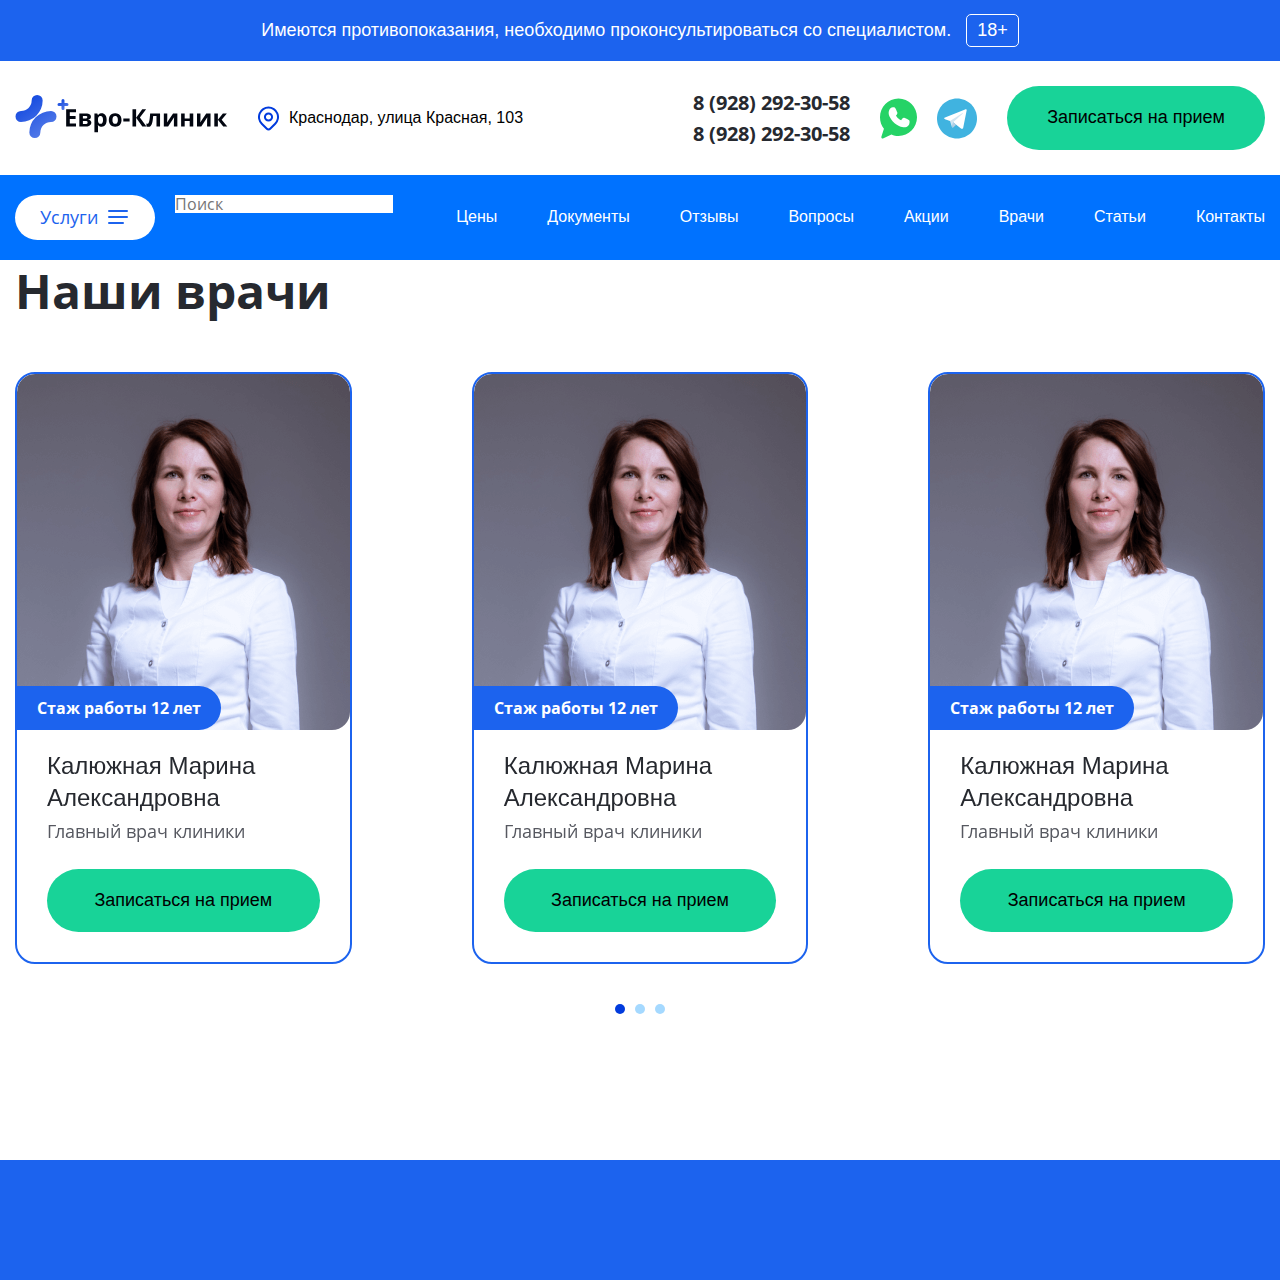
<file: service.html>
<!DOCTYPE html>
<html lang="ru">

<head>
    <meta charset="UTF-8">
    <meta name="viewport" content="width=device-width, initial-scale=1.0">
    <link rel="stylesheet" href="assets/css/normalize.css">
    <link rel="stylesheet" href="assets/css/build/aos.css">
    <link rel="stylesheet" href="assets/css/build/swiper.css">
    <link rel="stylesheet" href="assets/css/build/fancybox.css">
    <link rel="stylesheet" href="assets/css/style.css">
    <script defer src="assets/js/build/mask.js"></script>
    <script defer src="assets/js/build/aos.js"></script>
    <script defer src="assets/js/build/swiper.js"></script>
    <script defer src="assets/js/build/fancybox.js"></script>
    <script defer src="assets/js/main.js"></script>
    <title>Главная</title>
</head>

<body>
    <div class="contraindications">
        <div class="contraindications__container container">
            <p class="contraindications__text">
                Имеются противопоказания, необходимо проконсультироваться со специалистом.&nbsp;<span
                    class="contraindications__decor">18+</span>
            </p>
        </div>
    </div>
    <header class="header">
        <div class="header__top">
            <div class="header__top-container container">
                <div class="header__top-item">
                    <a href="/" class="header__logo logo">
                        <picture class="logo__picture">
                            <img src="assets/img/logo.svg" alt="" class="logo__img">
                        </picture>
                    </a>
                    <div class="header__top-item-wrapper">
                        <button class="header__address popup-btn" data-path="city">
                            <svg class="header__address-icon" width="21" height="25" viewBox="0 0 21 25" fill="none"
                                xmlns="http://www.w3.org/2000/svg">
                                <path
                                    d="M6.9375 11.021C6.9375 11.968 7.31283 12.8761 7.98093 13.5457C8.64903 14.2153 9.55517 14.5915 10.5 14.5915C11.4448 14.5915 12.351 14.2153 13.0191 13.5457C13.6872 12.8761 14.0625 11.968 14.0625 11.021C14.0625 10.074 13.6872 9.16587 13.0191 8.49627C12.351 7.82667 11.4448 7.45049 10.5 7.45049C9.55517 7.45049 8.64903 7.82667 7.98093 8.49627C7.31283 9.16587 6.9375 10.074 6.9375 11.021Z"
                                    stroke="#013BDD" stroke-width="2" stroke-linecap="round" stroke-linejoin="round" />
                                <path
                                    d="M17.2177 17.7538L12.1791 22.8037C11.7338 23.2495 11.1301 23.5 10.5006 23.5C9.87112 23.5 9.26739 23.2495 8.82206 22.8037L3.78232 17.7538C2.45377 16.4222 1.54903 14.7256 1.18251 12.8787C0.815988 11.0317 1.00415 9.11734 1.7232 7.37757C2.44224 5.6378 3.65988 4.1508 5.22214 3.1046C6.78439 2.0584 8.6211 1.5 10.5 1.5C12.3789 1.5 14.2156 2.0584 15.7779 3.1046C17.3401 4.1508 18.5578 5.6378 19.2768 7.37757C19.9959 9.11734 20.184 11.0317 19.8175 12.8787C19.451 14.7256 18.5462 16.4222 17.2177 17.7538Z"
                                    stroke="#013BDD" stroke-width="2" stroke-linecap="round" stroke-linejoin="round" />
                            </svg>
                            <p class="header__address-text">
                                Краснодар, улица Красная, 103
                            </p>
                        </button>
                        <a href="tel:89282923058" class="header__phone-mobile">
                            <svg width="21" height="21" viewBox="0 0 21 21" fill="none"
                                xmlns="http://www.w3.org/2000/svg">
                                <path
                                    d="M3.23529 1H7.70588L9.94118 6.58824L7.14706 8.26471C8.34401 10.6917 10.3083 12.656 12.7353 13.8529L14.4118 11.0588L20 13.2941V17.7647C20 18.3575 19.7645 18.9261 19.3453 19.3453C18.9261 19.7645 18.3575 20 17.7647 20C13.4051 19.7351 9.29311 17.8837 6.20469 14.7953C3.11627 11.7069 1.26494 7.59494 1 3.23529C1 2.64246 1.2355 2.0739 1.6547 1.6547C2.0739 1.2355 2.64246 1 3.23529 1Z"
                                    stroke="#1C63EE" stroke-width="2" stroke-linecap="round" stroke-linejoin="round" />
                            </svg>
                        </a>
                        <button class="header__open-menu open-menu">
                            <svg width="40" height="27" viewBox="0 0 40 27" fill="none"
                                xmlns="http://www.w3.org/2000/svg">
                                <rect width="40" height="5" rx="2.5" fill="#1C63EE" />
                                <rect y="11" width="40" height="5" rx="2.5" fill="#1C63EE" />
                                <rect y="22" width="30" height="5" rx="2.5" fill="#1C63EE" />
                            </svg>
                        </button>
                    </div>
                </div>
                <div class="header__top-item">
                    <div class="header__phones">
                        <a href="tel:89282923058" class="header__phone">8 (928) 292-30-58</a>
                        <a href="tel:89282923058" class="header__phone">8 (928) 292-30-58</a>
                    </div>
                    <ul class="header__socials socials">
                        <li class="socials__item social">
                            <a href="#" target="_blank" class="social__link">
                                <svg width="37" height="41" viewBox="0 0 37 41" fill="none"
                                    xmlns="http://www.w3.org/2000/svg">
                                    <path
                                        d="M18.5 0.5C8.26333 0.5 0 8.875 0 19.25C0 23.5 1.35667 27.5 3.94667 30.75L1.35667 38.75C1.23333 39.25 1.35667 39.75 1.72667 40.125C1.85 40.375 2.22 40.5 2.46667 40.5C2.59 40.5 2.83667 40.5 2.96 40.375L11.47 36.5C13.69 37.5 16.0333 38 18.5 38C28.7367 38 37 29.625 37 19.25C37 8.875 28.7367 0.5 18.5 0.5Z"
                                        fill="#25D366" />
                                    <path
                                        d="M29.23 26.125C28.7367 27.625 26.8867 28.875 25.2833 29.125C24.9133 29.25 24.5433 29.25 24.05 29.25C23.0633 29.25 21.5833 29 18.9933 27.875C16.0333 26.625 13.0733 24 10.73 20.625V20.5C9.99 19.375 8.63333 17.25 8.63333 15C8.63333 12.25 9.99 10.875 10.4833 10.25C11.1 9.625 11.9633 9.25 12.95 9.25C13.1967 9.25 13.32 9.25 13.5667 9.25C14.43 9.25 15.0467 9.5 15.6633 10.75L16.1567 11.75C16.5267 12.75 17.02 13.875 17.1433 14C17.5133 14.75 17.5133 15.375 17.1433 16C17.02 16.375 16.7733 16.625 16.5267 16.875C16.4033 17.125 16.28 17.25 16.1567 17.25C16.0333 17.375 16.0333 17.375 15.91 17.5C16.28 18.125 17.02 19.25 18.0067 20.125C19.4867 21.5 20.5967 21.875 21.2133 22.125C21.46 21.875 21.7067 21.375 22.0767 21L22.2 20.75C22.8167 19.875 23.8033 19.625 24.79 20C25.2833 20.25 27.9967 21.5 27.9967 21.5L28.2433 21.625C28.6133 21.875 29.1067 22 29.3533 22.5C29.8467 23.625 29.4767 25.25 29.23 26.125Z"
                                        fill="white" />
                                </svg>
                            </a>
                        </li>
                        <li class="socials__item social">
                            <a href="#" target="_blank" class="social__link">
                                <svg width="40" height="41" viewBox="0 0 40 41" fill="none"
                                    xmlns="http://www.w3.org/2000/svg">
                                    <path
                                        d="M20 0.5C8.95422 0.5 0 9.45422 0 20.5C0 31.5458 8.95422 40.5 20 40.5C31.0458 40.5 40 31.5458 40 20.5C40 9.45422 31.0458 0.5 20 0.5Z"
                                        fill="#40B3E0" />
                                    <path
                                        d="M29.7317 12.0048L26.1595 30.0153C26.1595 30.0153 25.6599 31.2643 24.286 30.6648L16.0426 24.3448L13.0451 22.8961L7.99916 21.1973C7.99916 21.1973 7.22478 20.9226 7.14978 20.3231C7.07494 19.7236 8.02416 19.3989 8.02416 19.3989L28.0829 11.5301C28.0829 11.5301 29.7317 10.8057 29.7317 12.0048Z"
                                        fill="white" />
                                    <path
                                        d="M15.409 29.813C15.409 29.813 15.1684 29.7905 14.8686 28.8412C14.5689 27.892 13.0451 22.896 13.0451 22.896L25.1603 15.2023C25.1603 15.2023 25.8598 14.7776 25.8348 15.2023C25.8348 15.2023 25.9597 15.2771 25.585 15.6268C25.2103 15.9766 16.0676 24.1949 16.0676 24.1949"
                                        fill="#D2E5F1" />
                                    <path
                                        d="M19.2034 26.768L15.9427 29.7408C15.9427 29.7408 15.6879 29.9343 15.409 29.813L16.0334 24.291"
                                        fill="#B5CFE4" />
                                </svg>
                            </a>
                        </li>
                    </ul>
                    <button class="header__btn btn popup-btn" data-path="form">
                        Записаться на прием
                    </button>
                </div>
            </div>
        </div>
        <div class="header__bottom">
            <div class="header__bottom-container container">
                <div class="header__navigation-close">
                    <button class="header__navigation-close-btn close-menu">
                        <svg width="20" height="20" viewBox="0 0 20 20" fill="none" xmlns="http://www.w3.org/2000/svg">
                            <path d="M2 2L18 18M2 18L18 2" stroke="white" stroke-opacity="0.9" stroke-width="4"
                                stroke-linecap="round" />
                        </svg>
                    </button>
                </div>
                <div class="header__navigation">
                    <div class="header__navigation-wrapper">
                        <button class="header__nav-btn">
                            <span class="header__nav-btn-text">
                                Услуги
                            </span>
                            <span class="header__nav-btn-decor">
                                <span class="header__nav-btn-decor-line"></span>
                            </span>
                            <span class="header__nav-btn-arrow">
                                <svg width="12" height="7" viewBox="0 0 12 7" fill="none"
                                    xmlns="http://www.w3.org/2000/svg">
                                    <path
                                        d="M11.1414 0C11.8717 0 12.2531 0.862765 11.8125 1.42015L11.7474 1.49365L6.60443 6.74374C6.45683 6.8944 6.26045 6.9849 6.05214 6.99827C5.84383 7.01165 5.63789 6.94697 5.47297 6.81637L5.3924 6.74374L0.249434 1.49365L0.17829 1.4114L0.132003 1.34402L0.0857164 1.26002L0.0711445 1.22852L0.0480012 1.1699L0.020572 1.07539L0.0120002 1.02902L0.0034288 0.976517L0 0.926641L0 0.823389L0.0042859 0.772639L0.0120002 0.720138L0.020572 0.674637L0.0480012 0.580135L0.0711445 0.521509L0.131146 0.406007L0.186861 0.327255L0.249434 0.25638L0.330007 0.183753L0.396009 0.136503L0.478296 0.0892518L0.509154 0.0743763L0.566584 0.0507505L0.659157 0.0227504L0.704586 0.0140001L0.756016 0.00524971L0.804874 0.0017499L11.1414 0Z"
                                        fill="white" fill-opacity="0.9" />
                                </svg>
                            </span>
                        </button>
                        <div class="header__navigation-dropdown">
                            <ul class="header__navigation-content">
                                <li class="header__navigation-content-item">
                                    <button class="header__navigation-tab">
                                        <span class="header__navigation-tab-icon" data-src="assets/img/icons/menu-1.svg"
                                            style="-webkit-mask-image: url('assets/img/icons/menu-1.svg');mask-image: url('assets/img/icons/menu-1.svg');"></span>
                                        <span class="header__navigation-tab-text">Вывод из запоя</span>
                                        <img src="assets/img/icons/menu-mobile-arrow.svg" alt=""
                                            aria-label="presentation" class="header__navigation-tab-arrow">
                                    </button>
                                    <ul class="header__navigation-list">
                                        <li class="header__navigation-nav-item">
                                            <a href="#" class="header__navigation-nav-link">
                                                Вшивание ампулы
                                            </a>
                                        </li>
                                        <li class="header__navigation-nav-item">
                                            <a href="#" class="header__navigation-nav-link">
                                                Кодирование Эспераль
                                            </a>
                                        </li>
                                        <li class="header__navigation-nav-item">
                                            <a href="#" class="header__navigation-nav-link">
                                                Принудительное кодирование
                                            </a>
                                        </li>
                                        <li class="header__navigation-nav-item">
                                            <a href="#" class="header__navigation-nav-link">
                                                Кодирование на дому
                                            </a>
                                        </li>
                                        <li class="header__navigation-nav-item">
                                            <a href="#" class="header__navigation-nav-link">
                                                Кодирование уколом
                                            </a>
                                        </li>
                                        <li class="header__navigation-nav-item">
                                            <a href="#" class="header__navigation-nav-link">
                                                Анонимное кодирование
                                            </a>
                                        </li>
                                        <li class="header__navigation-nav-item">
                                            <a href="#" class="header__navigation-nav-link">
                                                Кодирование по методу Довженко
                                            </a>
                                        </li>
                                        <li class="header__navigation-nav-item">
                                            <a href="#" class="header__navigation-nav-link">
                                                Кодирование гипнозом
                                            </a>
                                        </li>
                                        <li class="header__navigation-nav-item">
                                            <a href="#" class="header__navigation-nav-link">
                                                Вшивание ампулы
                                            </a>
                                        </li>
                                        <li class="header__navigation-nav-item">
                                            <a href="#" class="header__navigation-nav-link">
                                                Вшивание ампулы
                                            </a>
                                        </li>
                                        <li class="header__navigation-nav-item">
                                            <a href="#" class="header__navigation-nav-link">
                                                Вшивание ампулы
                                            </a>
                                        </li>
                                        <li class="header__navigation-nav-item">
                                            <a href="#" class="header__navigation-nav-link">
                                                Вшивание ампулы
                                            </a>
                                        </li>
                                        <li class="header__navigation-nav-item">
                                            <a href="#" class="header__navigation-nav-link">
                                                Вшивание ампулы
                                            </a>
                                        </li>
                                        <li class="header__navigation-nav-item">
                                            <a href="#" class="header__navigation-nav-link">
                                                Вшивание ампулы
                                            </a>
                                        </li>
                                        <li class="header__navigation-nav-item">
                                            <a href="#" class="header__navigation-nav-link">
                                                Вшивание ампулы
                                            </a>
                                        </li>
                                    </ul>
                                </li>
                                <li class="header__navigation-content-item">
                                    <button class="header__navigation-tab">
                                        <span class="header__navigation-tab-icon" data-src="assets/img/icons/menu-2.svg"
                                            style="-webkit-mask-image: url('assets/img/icons/menu-2.svg');mask-image: url('assets/img/icons/menu-2.svg');"></span>
                                        <span class="header__navigation-tab-text">Лечение алкоголизма</span>
                                        <img src="assets/img/icons/menu-mobile-arrow.svg" alt=""
                                            aria-label="presentation" class="header__navigation-tab-arrow">
                                    </button>
                                    <ul class="header__navigation-list">
                                        <li class="header__navigation-nav-item">
                                            <a href="#" class="header__navigation-nav-link">
                                                Вшивание ампулы
                                            </a>
                                        </li>
                                        <li class="header__navigation-nav-item">
                                            <a href="#" class="header__navigation-nav-link">
                                                Кодирование Эспераль
                                            </a>
                                        </li>
                                        <li class="header__navigation-nav-item">
                                            <a href="#" class="header__navigation-nav-link">
                                                Принудительное кодирование
                                            </a>
                                        </li>
                                        <li class="header__navigation-nav-item">
                                            <a href="#" class="header__navigation-nav-link">
                                                Кодирование на дому
                                            </a>
                                        </li>
                                        <li class="header__navigation-nav-item">
                                            <a href="#" class="header__navigation-nav-link">
                                                Кодирование уколом
                                            </a>
                                        </li>
                                        <li class="header__navigation-nav-item">
                                            <a href="#" class="header__navigation-nav-link">
                                                Анонимное кодирование
                                            </a>
                                        </li>
                                        <li class="header__navigation-nav-item">
                                            <a href="#" class="header__navigation-nav-link">
                                                Кодирование по методу Довженко
                                            </a>
                                        </li>
                                        <li class="header__navigation-nav-item">
                                            <a href="#" class="header__navigation-nav-link">
                                                Кодирование гипнозом
                                            </a>
                                        </li>
                                        <li class="header__navigation-nav-item">
                                            <a href="#" class="header__navigation-nav-link">
                                                Вшивание ампулы
                                            </a>
                                        </li>
                                        <li class="header__navigation-nav-item">
                                            <a href="#" class="header__navigation-nav-link">
                                                Вшивание ампулы
                                            </a>
                                        </li>
                                        <li class="header__navigation-nav-item">
                                            <a href="#" class="header__navigation-nav-link">
                                                Вшивание ампулы
                                            </a>
                                        </li>
                                        <li class="header__navigation-nav-item">
                                            <a href="#" class="header__navigation-nav-link">
                                                Вшивание ампулы
                                            </a>
                                        </li>
                                        <li class="header__navigation-nav-item">
                                            <a href="#" class="header__navigation-nav-link">
                                                Вшивание ампулы
                                            </a>
                                        </li>
                                        <li class="header__navigation-nav-item">
                                            <a href="#" class="header__navigation-nav-link">
                                                Вшивание ампулы
                                            </a>
                                        </li>
                                        <li class="header__navigation-nav-item">
                                            <a href="#" class="header__navigation-nav-link">
                                                Вшивание ампулы
                                            </a>
                                        </li>
                                        <li class="header__navigation-nav-item">
                                            <a href="#" class="header__navigation-nav-link">
                                                Вшивание ампулы
                                            </a>
                                        </li>
                                        <li class="header__navigation-nav-item">
                                            <a href="#" class="header__navigation-nav-link">
                                                Кодирование Эспераль
                                            </a>
                                        </li>
                                        <li class="header__navigation-nav-item">
                                            <a href="#" class="header__navigation-nav-link">
                                                Принудительное кодирование
                                            </a>
                                        </li>
                                        <li class="header__navigation-nav-item">
                                            <a href="#" class="header__navigation-nav-link">
                                                Кодирование на дому
                                            </a>
                                        </li>
                                        <li class="header__navigation-nav-item">
                                            <a href="#" class="header__navigation-nav-link">
                                                Кодирование уколом
                                            </a>
                                        </li>
                                        <li class="header__navigation-nav-item">
                                            <a href="#" class="header__navigation-nav-link">
                                                Анонимное кодирование
                                            </a>
                                        </li>
                                        <li class="header__navigation-nav-item">
                                            <a href="#" class="header__navigation-nav-link">
                                                Кодирование по методу Довженко
                                            </a>
                                        </li>
                                        <li class="header__navigation-nav-item">
                                            <a href="#" class="header__navigation-nav-link">
                                                Кодирование гипнозом
                                            </a>
                                        </li>
                                        <li class="header__navigation-nav-item">
                                            <a href="#" class="header__navigation-nav-link">
                                                Вшивание ампулы
                                            </a>
                                        </li>
                                        <li class="header__navigation-nav-item">
                                            <a href="#" class="header__navigation-nav-link">
                                                Вшивание ампулы
                                            </a>
                                        </li>
                                        <li class="header__navigation-nav-item">
                                            <a href="#" class="header__navigation-nav-link">
                                                Вшивание ампулы
                                            </a>
                                        </li>
                                        <li class="header__navigation-nav-item">
                                            <a href="#" class="header__navigation-nav-link">
                                                Вшивание ампулы
                                            </a>
                                        </li>
                                        <li class="header__navigation-nav-item">
                                            <a href="#" class="header__navigation-nav-link">
                                                Вшивание ампулы
                                            </a>
                                        </li>
                                        <li class="header__navigation-nav-item">
                                            <a href="#" class="header__navigation-nav-link">
                                                Вшивание ампулы
                                            </a>
                                        </li>
                                        <li class="header__navigation-nav-item">
                                            <a href="#" class="header__navigation-nav-link">
                                                Вшивание ампулы
                                            </a>
                                        </li>
                                        <li class="header__navigation-nav-item">
                                            <a href="#" class="header__navigation-nav-link">
                                                Вшивание ампулы
                                            </a>
                                        </li>
                                        <li class="header__navigation-nav-item">
                                            <a href="#" class="header__navigation-nav-link">
                                                Кодирование Эспераль
                                            </a>
                                        </li>
                                        <li class="header__navigation-nav-item">
                                            <a href="#" class="header__navigation-nav-link">
                                                Принудительное кодирование
                                            </a>
                                        </li>
                                        <li class="header__navigation-nav-item">
                                            <a href="#" class="header__navigation-nav-link">
                                                Кодирование на дому
                                            </a>
                                        </li>
                                        <li class="header__navigation-nav-item">
                                            <a href="#" class="header__navigation-nav-link">
                                                Кодирование уколом
                                            </a>
                                        </li>
                                        <li class="header__navigation-nav-item">
                                            <a href="#" class="header__navigation-nav-link">
                                                Анонимное кодирование
                                            </a>
                                        </li>
                                        <li class="header__navigation-nav-item">
                                            <a href="#" class="header__navigation-nav-link">
                                                Кодирование по методу Довженко
                                            </a>
                                        </li>
                                        <li class="header__navigation-nav-item">
                                            <a href="#" class="header__navigation-nav-link">
                                                Кодирование гипнозом
                                            </a>
                                        </li>
                                        <li class="header__navigation-nav-item">
                                            <a href="#" class="header__navigation-nav-link">
                                                Вшивание ампулы
                                            </a>
                                        </li>
                                        <li class="header__navigation-nav-item">
                                            <a href="#" class="header__navigation-nav-link">
                                                Вшивание ампулы
                                            </a>
                                        </li>
                                        <li class="header__navigation-nav-item">
                                            <a href="#" class="header__navigation-nav-link">
                                                Вшивание ампулы
                                            </a>
                                        </li>
                                        <li class="header__navigation-nav-item">
                                            <a href="#" class="header__navigation-nav-link">
                                                Вшивание ампулы
                                            </a>
                                        </li>
                                        <li class="header__navigation-nav-item">
                                            <a href="#" class="header__navigation-nav-link">
                                                Вшивание ампулы
                                            </a>
                                        </li>
                                        <li class="header__navigation-nav-item">
                                            <a href="#" class="header__navigation-nav-link">
                                                Вшивание ампулы
                                            </a>
                                        </li>
                                        <li class="header__navigation-nav-item">
                                            <a href="#" class="header__navigation-nav-link">
                                                Вшивание ампулы
                                            </a>
                                        </li>
                                        <li class="header__navigation-nav-item">
                                            <a href="#" class="header__navigation-nav-link">
                                                Вшивание ампулы
                                            </a>
                                        </li>
                                        <li class="header__navigation-nav-item">
                                            <a href="#" class="header__navigation-nav-link">
                                                Кодирование Эспераль
                                            </a>
                                        </li>
                                        <li class="header__navigation-nav-item">
                                            <a href="#" class="header__navigation-nav-link">
                                                Принудительное кодирование
                                            </a>
                                        </li>
                                        <li class="header__navigation-nav-item">
                                            <a href="#" class="header__navigation-nav-link">
                                                Кодирование на дому
                                            </a>
                                        </li>
                                        <li class="header__navigation-nav-item">
                                            <a href="#" class="header__navigation-nav-link">
                                                Кодирование уколом
                                            </a>
                                        </li>
                                        <li class="header__navigation-nav-item">
                                            <a href="#" class="header__navigation-nav-link">
                                                Анонимное кодирование
                                            </a>
                                        </li>
                                        <li class="header__navigation-nav-item">
                                            <a href="#" class="header__navigation-nav-link">
                                                Кодирование по методу Довженко
                                            </a>
                                        </li>
                                        <li class="header__navigation-nav-item">
                                            <a href="#" class="header__navigation-nav-link">
                                                Кодирование гипнозом
                                            </a>
                                        </li>
                                        <li class="header__navigation-nav-item">
                                            <a href="#" class="header__navigation-nav-link">
                                                Вшивание ампулы
                                            </a>
                                        </li>
                                        <li class="header__navigation-nav-item">
                                            <a href="#" class="header__navigation-nav-link">
                                                Вшивание ампулы
                                            </a>
                                        </li>
                                        <li class="header__navigation-nav-item">
                                            <a href="#" class="header__navigation-nav-link">
                                                Вшивание ампулы
                                            </a>
                                        </li>
                                        <li class="header__navigation-nav-item">
                                            <a href="#" class="header__navigation-nav-link">
                                                Вшивание ампулы
                                            </a>
                                        </li>
                                        <li class="header__navigation-nav-item">
                                            <a href="#" class="header__navigation-nav-link">
                                                Вшивание ампулы
                                            </a>
                                        </li>
                                        <li class="header__navigation-nav-item">
                                            <a href="#" class="header__navigation-nav-link">
                                                Вшивание ампулы
                                            </a>
                                        </li>
                                        <li class="header__navigation-nav-item">
                                            <a href="#" class="header__navigation-nav-link">
                                                Вшивание ампулы
                                            </a>
                                        </li>
                                    </ul>
                                </li>
                                <li class="header__navigation-content-item">
                                    <button class="header__navigation-tab">
                                        <span class="header__navigation-tab-icon" data-src="assets/img/icons/menu-3.svg"
                                            style="-webkit-mask-image: url('assets/img/icons/menu-3.svg');mask-image: url('assets/img/icons/menu-3.svg');"></span>
                                        <span class="header__navigation-tab-text">Кодирование
                                            от алкоголизма</span>
                                        <img src="assets/img/icons/menu-mobile-arrow.svg" alt=""
                                            aria-label="presentation" class="header__navigation-tab-arrow">
                                    </button>
                                    <ul class="header__navigation-list">
                                        <li class="header__navigation-nav-item">
                                            <a href="#" class="header__navigation-nav-link">
                                                Вшивание ампулы
                                            </a>
                                        </li>
                                        <li class="header__navigation-nav-item">
                                            <a href="#" class="header__navigation-nav-link">
                                                Кодирование Эспераль
                                            </a>
                                        </li>
                                        <li class="header__navigation-nav-item">
                                            <a href="#" class="header__navigation-nav-link">
                                                Принудительное кодирование
                                            </a>
                                        </li>
                                        <li class="header__navigation-nav-item">
                                            <a href="#" class="header__navigation-nav-link">
                                                Кодирование на дому
                                            </a>
                                        </li>
                                        <li class="header__navigation-nav-item">
                                            <a href="#" class="header__navigation-nav-link">
                                                Кодирование уколом
                                            </a>
                                        </li>
                                        <li class="header__navigation-nav-item">
                                            <a href="#" class="header__navigation-nav-link">
                                                Анонимное кодирование
                                            </a>
                                        </li>
                                        <li class="header__navigation-nav-item">
                                            <a href="#" class="header__navigation-nav-link">
                                                Кодирование по методу Довженко
                                            </a>
                                        </li>
                                        <li class="header__navigation-nav-item">
                                            <a href="#" class="header__navigation-nav-link">
                                                Кодирование гипнозом
                                            </a>
                                        </li>
                                        <li class="header__navigation-nav-item">
                                            <a href="#" class="header__navigation-nav-link">
                                                Вшивание ампулы
                                            </a>
                                        </li>
                                        <li class="header__navigation-nav-item">
                                            <a href="#" class="header__navigation-nav-link">
                                                Вшивание ампулы
                                            </a>
                                        </li>
                                        <li class="header__navigation-nav-item">
                                            <a href="#" class="header__navigation-nav-link">
                                                Вшивание ампулы
                                            </a>
                                        </li>
                                        <li class="header__navigation-nav-item">
                                            <a href="#" class="header__navigation-nav-link">
                                                Вшивание ампулы
                                            </a>
                                        </li>
                                        <li class="header__navigation-nav-item">
                                            <a href="#" class="header__navigation-nav-link">
                                                Вшивание ампулы
                                            </a>
                                        </li>
                                        <li class="header__navigation-nav-item">
                                            <a href="#" class="header__navigation-nav-link">
                                                Вшивание ампулы
                                            </a>
                                        </li>
                                        <li class="header__navigation-nav-item">
                                            <a href="#" class="header__navigation-nav-link">
                                                Вшивание ампулы
                                            </a>
                                        </li>
                                    </ul>
                                </li>
                                <li class="header__navigation-content-item">
                                    <button class="header__navigation-tab">
                                        <span class="header__navigation-tab-icon" data-src="assets/img/icons/menu-4.svg"
                                            style="-webkit-mask-image: url('assets/img/icons/menu-4.svg');mask-image: url('assets/img/icons/menu-4.svg');"></span>
                                        <span class="header__navigation-tab-text">Наркологическая помощь</span>
                                        <img src="assets/img/icons/menu-mobile-arrow.svg" alt=""
                                            aria-label="presentation" class="header__navigation-tab-arrow">
                                    </button>
                                    <ul class="header__navigation-list">
                                        <li class="header__navigation-nav-item">
                                            <a href="#" class="header__navigation-nav-link">
                                                Вшивание ампулы
                                            </a>
                                        </li>
                                        <li class="header__navigation-nav-item">
                                            <a href="#" class="header__navigation-nav-link">
                                                Кодирование Эспераль
                                            </a>
                                        </li>
                                        <li class="header__navigation-nav-item">
                                            <a href="#" class="header__navigation-nav-link">
                                                Принудительное кодирование
                                            </a>
                                        </li>
                                        <li class="header__navigation-nav-item">
                                            <a href="#" class="header__navigation-nav-link">
                                                Кодирование на дому
                                            </a>
                                        </li>
                                        <li class="header__navigation-nav-item">
                                            <a href="#" class="header__navigation-nav-link">
                                                Кодирование уколом
                                            </a>
                                        </li>
                                        <li class="header__navigation-nav-item">
                                            <a href="#" class="header__navigation-nav-link">
                                                Анонимное кодирование
                                            </a>
                                        </li>
                                        <li class="header__navigation-nav-item">
                                            <a href="#" class="header__navigation-nav-link">
                                                Кодирование по методу Довженко
                                            </a>
                                        </li>
                                        <li class="header__navigation-nav-item">
                                            <a href="#" class="header__navigation-nav-link">
                                                Кодирование гипнозом
                                            </a>
                                        </li>
                                        <li class="header__navigation-nav-item">
                                            <a href="#" class="header__navigation-nav-link">
                                                Вшивание ампулы
                                            </a>
                                        </li>
                                        <li class="header__navigation-nav-item">
                                            <a href="#" class="header__navigation-nav-link">
                                                Вшивание ампулы
                                            </a>
                                        </li>
                                        <li class="header__navigation-nav-item">
                                            <a href="#" class="header__navigation-nav-link">
                                                Вшивание ампулы
                                            </a>
                                        </li>
                                        <li class="header__navigation-nav-item">
                                            <a href="#" class="header__navigation-nav-link">
                                                Вшивание ампулы
                                            </a>
                                        </li>
                                        <li class="header__navigation-nav-item">
                                            <a href="#" class="header__navigation-nav-link">
                                                Вшивание ампулы
                                            </a>
                                        </li>
                                        <li class="header__navigation-nav-item">
                                            <a href="#" class="header__navigation-nav-link">
                                                Вшивание ампулы
                                            </a>
                                        </li>
                                        <li class="header__navigation-nav-item">
                                            <a href="#" class="header__navigation-nav-link">
                                                Вшивание ампулы
                                            </a>
                                        </li>
                                    </ul>
                                </li>
                                <li class="header__navigation-content-item">
                                    <button class="header__navigation-tab">
                                        <span class="header__navigation-tab-icon" data-src="assets/img/icons/menu-5.svg"
                                            style="-webkit-mask-image: url('assets/img/icons/menu-5.svg');mask-image: url('assets/img/icons/menu-5.svg');"></span>
                                        <span class="header__navigation-tab-text">Лечение наркомании</span>
                                        <img src="assets/img/icons/menu-mobile-arrow.svg" alt=""
                                            aria-label="presentation" class="header__navigation-tab-arrow">
                                    </button>
                                    <ul class="header__navigation-list">
                                        <li class="header__navigation-nav-item">
                                            <a href="#" class="header__navigation-nav-link">
                                                Вшивание ампулы
                                            </a>
                                        </li>
                                        <li class="header__navigation-nav-item">
                                            <a href="#" class="header__navigation-nav-link">
                                                Кодирование Эспераль
                                            </a>
                                        </li>
                                        <li class="header__navigation-nav-item">
                                            <a href="#" class="header__navigation-nav-link">
                                                Принудительное кодирование
                                            </a>
                                        </li>
                                        <li class="header__navigation-nav-item">
                                            <a href="#" class="header__navigation-nav-link">
                                                Кодирование на дому
                                            </a>
                                        </li>
                                        <li class="header__navigation-nav-item">
                                            <a href="#" class="header__navigation-nav-link">
                                                Кодирование уколом
                                            </a>
                                        </li>
                                        <li class="header__navigation-nav-item">
                                            <a href="#" class="header__navigation-nav-link">
                                                Анонимное кодирование
                                            </a>
                                        </li>
                                        <li class="header__navigation-nav-item">
                                            <a href="#" class="header__navigation-nav-link">
                                                Кодирование по методу Довженко
                                            </a>
                                        </li>
                                        <li class="header__navigation-nav-item">
                                            <a href="#" class="header__navigation-nav-link">
                                                Кодирование гипнозом
                                            </a>
                                        </li>
                                        <li class="header__navigation-nav-item">
                                            <a href="#" class="header__navigation-nav-link">
                                                Вшивание ампулы
                                            </a>
                                        </li>
                                        <li class="header__navigation-nav-item">
                                            <a href="#" class="header__navigation-nav-link">
                                                Вшивание ампулы
                                            </a>
                                        </li>
                                        <li class="header__navigation-nav-item">
                                            <a href="#" class="header__navigation-nav-link">
                                                Вшивание ампулы
                                            </a>
                                        </li>
                                        <li class="header__navigation-nav-item">
                                            <a href="#" class="header__navigation-nav-link">
                                                Вшивание ампулы
                                            </a>
                                        </li>
                                        <li class="header__navigation-nav-item">
                                            <a href="#" class="header__navigation-nav-link">
                                                Вшивание ампулы
                                            </a>
                                        </li>
                                        <li class="header__navigation-nav-item">
                                            <a href="#" class="header__navigation-nav-link">
                                                Вшивание ампулы
                                            </a>
                                        </li>
                                        <li class="header__navigation-nav-item">
                                            <a href="#" class="header__navigation-nav-link">
                                                Вшивание ампулы
                                            </a>
                                        </li>
                                    </ul>
                                </li>
                                <li class="header__navigation-content-item">
                                    <button class="header__navigation-tab">
                                        <span class="header__navigation-tab-icon" data-src="assets/img/icons/menu-6.svg"
                                            style="-webkit-mask-image: url('assets/img/icons/menu-6.svg');mask-image: url('assets/img/icons/menu-6.svg');"></span>
                                        <span class="header__navigation-tab-text">Реабилитационный центр</span>
                                        <img src="assets/img/icons/menu-mobile-arrow.svg" alt=""
                                            aria-label="presentation" class="header__navigation-tab-arrow">
                                    </button>
                                    <ul class="header__navigation-list">
                                        <li class="header__navigation-nav-item">
                                            <a href="#" class="header__navigation-nav-link">
                                                Вшивание ампулы
                                            </a>
                                        </li>
                                        <li class="header__navigation-nav-item">
                                            <a href="#" class="header__navigation-nav-link">
                                                Кодирование Эспераль
                                            </a>
                                        </li>
                                        <li class="header__navigation-nav-item">
                                            <a href="#" class="header__navigation-nav-link">
                                                Принудительное кодирование
                                            </a>
                                        </li>
                                        <li class="header__navigation-nav-item">
                                            <a href="#" class="header__navigation-nav-link">
                                                Кодирование на дому
                                            </a>
                                        </li>
                                        <li class="header__navigation-nav-item">
                                            <a href="#" class="header__navigation-nav-link">
                                                Кодирование уколом
                                            </a>
                                        </li>
                                        <li class="header__navigation-nav-item">
                                            <a href="#" class="header__navigation-nav-link">
                                                Анонимное кодирование
                                            </a>
                                        </li>
                                        <li class="header__navigation-nav-item">
                                            <a href="#" class="header__navigation-nav-link">
                                                Кодирование по методу Довженко
                                            </a>
                                        </li>
                                        <li class="header__navigation-nav-item">
                                            <a href="#" class="header__navigation-nav-link">
                                                Кодирование гипнозом
                                            </a>
                                        </li>
                                        <li class="header__navigation-nav-item">
                                            <a href="#" class="header__navigation-nav-link">
                                                Вшивание ампулы
                                            </a>
                                        </li>
                                        <li class="header__navigation-nav-item">
                                            <a href="#" class="header__navigation-nav-link">
                                                Вшивание ампулы
                                            </a>
                                        </li>
                                        <li class="header__navigation-nav-item">
                                            <a href="#" class="header__navigation-nav-link">
                                                Вшивание ампулы
                                            </a>
                                        </li>
                                        <li class="header__navigation-nav-item">
                                            <a href="#" class="header__navigation-nav-link">
                                                Вшивание ампулы
                                            </a>
                                        </li>
                                        <li class="header__navigation-nav-item">
                                            <a href="#" class="header__navigation-nav-link">
                                                Вшивание ампулы
                                            </a>
                                        </li>
                                        <li class="header__navigation-nav-item">
                                            <a href="#" class="header__navigation-nav-link">
                                                Вшивание ампулы
                                            </a>
                                        </li>
                                        <li class="header__navigation-nav-item">
                                            <a href="#" class="header__navigation-nav-link">
                                                Вшивание ампулы
                                            </a>
                                        </li>
                                    </ul>
                                </li>
                            </ul>
                        </div>
                    </div>
                    <form action="/search/" method="post" class="header__search">
                        <label class="header__search-item">
                            <input name="s" type="text" class="header__search-input" placeholder="Поиск">
                        </label>
                        <button type="submit" class="header__search-btn"></button>
                    </form>
                </div>
                <nav class="header__menu menu">
                    <ul class="menu__list">
                        <li class="menu__item">
                            <a href="#" class="menu__link">
                                Цены
                            </a>
                        </li>
                        <li class="menu__item">
                            <a href="#" class="menu__link">
                                Документы
                            </a>
                        </li>
                        <li class="menu__item">
                            <a href="#" class="menu__link">
                                Отзывы
                            </a>
                        </li>
                        <li class="menu__item">
                            <a href="#" class="menu__link">
                                Вопросы
                            </a>
                        </li>
                        <li class="menu__item">
                            <a href="#" class="menu__link">
                                Акции
                            </a>
                        </li>
                        <li class="menu__item">
                            <a href="#" class="menu__link">
                                Врачи
                            </a>
                        </li>
                        <li class="menu__item">
                            <a href="#" class="menu__link">
                                Статьи
                            </a>
                        </li>
                        <li class="menu__item">
                            <a href="#" class="menu__link">
                                Контакты
                            </a>
                        </li>
                    </ul>
                </nav>
                <div class="header__bottom-mobile">
                    <button class="header__mobile-btn btn popup-btn" data-path="form">
                        Записаться на прием
                    </button>
                    <div class="header__mobile-wrapper">
                        <div class="header__mobile-connection">
                            <button class="header__mobile-address popup-btn" data-path="city">
                                <svg class="header__mobile-address-icon" width="18" height="21" viewBox="0 0 18 21"
                                    fill="none" xmlns="http://www.w3.org/2000/svg">
                                    <path
                                        d="M6 9.28991C6 10.0647 6.31607 10.8077 6.87868 11.3556C7.44129 11.9034 8.20435 12.2112 9 12.2112C9.79565 12.2112 10.5587 11.9034 11.1213 11.3556C11.6839 10.8077 12 10.0647 12 9.28991C12 8.51513 11.6839 7.77208 11.1213 7.22422C10.5587 6.67637 9.79565 6.36859 9 6.36859C8.20435 6.36859 7.44129 6.67637 6.87868 7.22422C6.31607 7.77208 6 8.51513 6 9.28991Z"
                                        stroke="white" stroke-opacity="0.9" stroke-width="2" stroke-linecap="round"
                                        stroke-linejoin="round" />
                                    <path
                                        d="M14.657 14.7985L10.414 18.9303C10.039 19.2951 9.53058 19.5 9.0005 19.5C8.47042 19.5 7.96201 19.2951 7.587 18.9303L3.343 14.7985C2.22422 13.7091 1.46234 12.321 1.15369 10.8098C0.845043 9.2987 1.00349 7.73237 1.60901 6.30892C2.21452 4.88547 3.2399 3.66884 4.55548 2.81286C5.87107 1.95688 7.41777 1.5 9 1.5C10.5822 1.5 12.1289 1.95688 13.4445 2.81286C14.7601 3.66884 15.7855 4.88547 16.391 6.30892C16.9965 7.73237 17.155 9.2987 16.8463 10.8098C16.5377 12.321 15.7758 13.7091 14.657 14.7985Z"
                                        stroke="white" stroke-opacity="0.9" stroke-width="2" stroke-linecap="round"
                                        stroke-linejoin="round" />
                                </svg>
                                <span class="header__mobile-address-text">
                                    Краснодар
                                </span>
                            </button>
                            <div class="header__mobile-phones">
                                <a href="tel:89282923058" class="header__mobile-phone">8 (928) 292-30-58</a>
                                <a href="tel:89282923058" class="header__mobile-phone">8 (928) 292-30-58</a>
                            </div>
                        </div>
                        <ul class="header__mobile-socials socials">
                            <li class="socials__item social">
                                <a href="#" target="_blank" class="social__link">
                                    <svg width="37" height="41" viewBox="0 0 37 41" fill="none"
                                        xmlns="http://www.w3.org/2000/svg">
                                        <path
                                            d="M18.5 0.5C8.26333 0.5 0 8.875 0 19.25C0 23.5 1.35667 27.5 3.94667 30.75L1.35667 38.75C1.23333 39.25 1.35667 39.75 1.72667 40.125C1.85 40.375 2.22 40.5 2.46667 40.5C2.59 40.5 2.83667 40.5 2.96 40.375L11.47 36.5C13.69 37.5 16.0333 38 18.5 38C28.7367 38 37 29.625 37 19.25C37 8.875 28.7367 0.5 18.5 0.5Z"
                                            fill="#25D366" />
                                        <path
                                            d="M29.23 26.125C28.7367 27.625 26.8867 28.875 25.2833 29.125C24.9133 29.25 24.5433 29.25 24.05 29.25C23.0633 29.25 21.5833 29 18.9933 27.875C16.0333 26.625 13.0733 24 10.73 20.625V20.5C9.99 19.375 8.63333 17.25 8.63333 15C8.63333 12.25 9.99 10.875 10.4833 10.25C11.1 9.625 11.9633 9.25 12.95 9.25C13.1967 9.25 13.32 9.25 13.5667 9.25C14.43 9.25 15.0467 9.5 15.6633 10.75L16.1567 11.75C16.5267 12.75 17.02 13.875 17.1433 14C17.5133 14.75 17.5133 15.375 17.1433 16C17.02 16.375 16.7733 16.625 16.5267 16.875C16.4033 17.125 16.28 17.25 16.1567 17.25C16.0333 17.375 16.0333 17.375 15.91 17.5C16.28 18.125 17.02 19.25 18.0067 20.125C19.4867 21.5 20.5967 21.875 21.2133 22.125C21.46 21.875 21.7067 21.375 22.0767 21L22.2 20.75C22.8167 19.875 23.8033 19.625 24.79 20C25.2833 20.25 27.9967 21.5 27.9967 21.5L28.2433 21.625C28.6133 21.875 29.1067 22 29.3533 22.5C29.8467 23.625 29.4767 25.25 29.23 26.125Z"
                                            fill="white" />
                                    </svg>
                                </a>
                            </li>
                            <li class="socials__item social">
                                <a href="#" target="_blank" class="social__link">
                                    <svg width="40" height="41" viewBox="0 0 40 41" fill="none"
                                        xmlns="http://www.w3.org/2000/svg">
                                        <path
                                            d="M20 0.5C8.95422 0.5 0 9.45422 0 20.5C0 31.5458 8.95422 40.5 20 40.5C31.0458 40.5 40 31.5458 40 20.5C40 9.45422 31.0458 0.5 20 0.5Z"
                                            fill="#40B3E0" />
                                        <path
                                            d="M29.7317 12.0048L26.1595 30.0153C26.1595 30.0153 25.6599 31.2643 24.286 30.6648L16.0426 24.3448L13.0451 22.8961L7.99916 21.1973C7.99916 21.1973 7.22478 20.9226 7.14978 20.3231C7.07494 19.7236 8.02416 19.3989 8.02416 19.3989L28.0829 11.5301C28.0829 11.5301 29.7317 10.8057 29.7317 12.0048Z"
                                            fill="white" />
                                        <path
                                            d="M15.409 29.813C15.409 29.813 15.1684 29.7905 14.8686 28.8412C14.5689 27.892 13.0451 22.896 13.0451 22.896L25.1603 15.2023C25.1603 15.2023 25.8598 14.7776 25.8348 15.2023C25.8348 15.2023 25.9597 15.2771 25.585 15.6268C25.2103 15.9766 16.0676 24.1949 16.0676 24.1949"
                                            fill="#D2E5F1" />
                                        <path
                                            d="M19.2034 26.768L15.9427 29.7408C15.9427 29.7408 15.6879 29.9343 15.409 29.813L16.0334 24.291"
                                            fill="#B5CFE4" />
                                    </svg>
                                </a>
                            </li>
                        </ul>
                    </div>
                </div>
            </div>
        </div>
    </header>
    <main class="main">
        <div class="doctors">
            <div class="doctors__container container">
                <p class="doctors__title section-title">
                    Наши врачи
                </p>
                <div class="doctors__wrapper slider-wrapper">
                    <div class="doctors__slider-container slider-container">
                        <div class="doctors__slider swiper">
                            <div class="doctors__slider-wrapper swiper-wrapper">
                                <div class="doctors__slide doctor swiper-slide">
                                    <div class="doctor__preview">
                                        <picture class="doctor__picture">
                                            <img src="assets/img/sections/doctors/1.png" alt="" class="doctor__img">
                                        </picture>
                                        <p class="doctor__exp">
                                            Стаж работы 12 лет
                                        </p>
                                    </div>
                                    <div class="doctor__content">
                                        <p class="doctor__name">
                                            Калюжная Марина Александровна
                                        </p>
                                        <p class="doctor__role">
                                            Главный врач клиники
                                        </p>
                                        <button class="doctor__btn btn popup-btn" data-path="form">
                                            Записаться на прием
                                        </button>
                                    </div>
                                    <a href="#" class="doctor__link"></a>
                                </div>
                                <div class="doctors__slide doctor swiper-slide">
                                    <div class="doctor__preview">
                                        <picture class="doctor__picture">
                                            <img src="assets/img/sections/doctors/1.png" alt="" class="doctor__img">
                                        </picture>
                                        <p class="doctor__exp">
                                            Стаж работы 12 лет
                                        </p>
                                    </div>
                                    <div class="doctor__content">
                                        <p class="doctor__name">
                                            Калюжная Марина Александровна
                                        </p>
                                        <p class="doctor__role">
                                            Главный врач клиники
                                        </p>
                                        <button class="doctor__btn btn popup-btn" data-path="form">
                                            Записаться на прием
                                        </button>
                                    </div>
                                    <a href="#" class="doctor__link"></a>
                                </div>
                                <div class="doctors__slide doctor swiper-slide">
                                    <div class="doctor__preview">
                                        <picture class="doctor__picture">
                                            <img src="assets/img/sections/doctors/1.png" alt="" class="doctor__img">
                                        </picture>
                                        <p class="doctor__exp">
                                            Стаж работы 12 лет
                                        </p>
                                    </div>
                                    <div class="doctor__content">
                                        <p class="doctor__name">
                                            Калюжная Марина Александровна
                                        </p>
                                        <p class="doctor__role">
                                            Главный врач клиники
                                        </p>
                                        <button class="doctor__btn btn popup-btn" data-path="form">
                                            Записаться на прием
                                        </button>
                                    </div>
                                    <a href="#" class="doctor__link"></a>
                                </div>
                                <div class="doctors__slide doctor swiper-slide">
                                    <div class="doctor__preview">
                                        <picture class="doctor__picture">
                                            <img src="assets/img/sections/doctors/1.png" alt="" class="doctor__img">
                                        </picture>
                                        <p class="doctor__exp">
                                            Стаж работы 12 лет
                                        </p>
                                    </div>
                                    <div class="doctor__content">
                                        <p class="doctor__name">
                                            Калюжная Марина Александровна
                                        </p>
                                        <p class="doctor__role">
                                            Главный врач клиники
                                        </p>
                                        <button class="doctor__btn btn popup-btn" data-path="form">
                                            Записаться на прием
                                        </button>
                                    </div>
                                    <a href="#" class="doctor__link"></a>
                                </div>
                                <div class="doctors__slide doctor swiper-slide">
                                    <div class="doctor__preview">
                                        <picture class="doctor__picture">
                                            <img src="assets/img/sections/doctors/1.png" alt="" class="doctor__img">
                                        </picture>
                                        <p class="doctor__exp">
                                            Стаж работы 12 лет
                                        </p>
                                    </div>
                                    <div class="doctor__content">
                                        <p class="doctor__name">
                                            Калюжная Марина Александровна
                                        </p>
                                        <p class="doctor__role">
                                            Главный врач клиники
                                        </p>
                                        <button class="doctor__btn btn popup-btn" data-path="form">
                                            Записаться на прием
                                        </button>
                                    </div>
                                    <a href="#" class="doctor__link"></a>
                                </div>
                            </div>
                        </div>
                        <button class="doctors__slider-btn doctors__slider-btn_prev slider-btn slider-btn_prev">
                            <svg width="10" height="19" viewBox="0 0 10 19" fill="none"
                                xmlns="http://www.w3.org/2000/svg">
                                <path
                                    d="M10 17.6405C10 18.7968 8.76748 19.4008 7.97121 18.7032L7.86621 18.6L0.366081 10.457C0.150856 10.2233 0.0215664 9.91238 0.00246525 9.58256C-0.0166368 9.25273 0.0757618 8.92667 0.262329 8.66554L0.366081 8.53797L7.86621 0.394937L7.98371 0.282292L8.07997 0.209005L8.19997 0.135718L8.24497 0.112645L8.32872 0.0760019L8.46372 0.0325723L8.52997 0.0190003L8.60498 0.00542894L8.67623 0L8.82373 0L8.89623 0.00678601L8.97123 0.0190003L9.03623 0.0325723L9.17124 0.0760019L9.25499 0.112645L9.41999 0.207648L9.53249 0.295863L9.63374 0.394937L9.7375 0.522511L9.805 0.627014L9.8725 0.757302L9.89375 0.80616L9.9275 0.897091L9.9675 1.04366L9.98 1.11559L9.9925 1.19703L9.9975 1.27438L10 17.6405Z"
                                    fill="white" fill-opacity="0.9" />
                            </svg>
                        </button>
                        <button class="doctors__slider-btn doctors__slider-btn_next slider-btn slider-btn_next">
                            <svg width="10" height="19" viewBox="0 0 10 19" fill="none"
                                xmlns="http://www.w3.org/2000/svg">
                                <path
                                    d="M0 1.35948C0 0.203175 1.23252 -0.400768 2.02879 0.296818L2.13379 0.399963L9.63392 8.54299C9.84914 8.77669 9.97843 9.08762 9.99753 9.41744C10.0166 9.74727 9.92424 10.0733 9.73767 10.3345L9.63392 10.462L2.13379 18.6051L2.01629 18.7177L1.92003 18.791L1.80003 18.8643L1.75503 18.8874L1.67128 18.924L1.53628 18.9674L1.47003 18.981L1.39502 18.9946L1.32377 19H1.17627L1.10377 18.9932L1.02877 18.981L0.963767 18.9674L0.828765 18.924L0.745013 18.8874L0.58001 18.7924L0.467508 18.7041L0.366257 18.6051L0.262505 18.4775L0.195004 18.373L0.127503 18.2427L0.106252 18.1938L0.0725008 18.1029L0.0325006 17.9563L0.0200001 17.8844L0.00749959 17.803L0.00249986 17.7256L0 1.35948Z"
                                    fill="white" fill-opacity="0.9" />
                            </svg>
                        </button>
                    </div>
                    <div class="doctors__slider-pagination slider-pagination"></div>
                </div>
            </div>
        </div>
    </main>
    <footer class="footer"></footer>
    <div data-target="city" class="city-popup popup">
        <div class="popup__body">
            <div class="popup__content">
                <button class="popup__close close-popup">
                    <img src="assets/img/icons/close-popup.svg" alt="" aria-label="presentation">
                </button>
                <p class="popup__title">
                    Где вам нужна помощь?
                </p>
                <div class="city-popup__wrapper">
                    <label class="city-popup__label">
                        <input type="text" placeholder="Найдите свой город" class="city-popup__input">
                    </label>
                    <ul class="city-popup__list">
                        <li class="city-popup__item">
                            <a href="#" class="city-popup__link">Абинск</a>
                        </li>
                        <li class="city-popup__item">
                            <a href="#" class="city-popup__link">Абинск</a>
                        </li>
                        <li class="city-popup__item">
                            <a href="#" class="city-popup__link">Абинск</a>
                        </li>
                        <li class="city-popup__item">
                            <a href="#" class="city-popup__link">Абинск</a>
                        </li>
                        <li class="city-popup__item">
                            <a href="#" class="city-popup__link">Абинск</a>
                        </li>
                        <li class="city-popup__item">
                            <a href="#" class="city-popup__link">Абинск</a>
                        </li>
                        <li class="city-popup__item">
                            <a href="#" class="city-popup__link">Барабинск</a>
                        </li>
                        <li class="city-popup__item">
                            <a href="#" class="city-popup__link">Абинск</a>
                        </li>
                        <li class="city-popup__item">
                            <a href="#" class="city-popup__link">Абинск</a>
                        </li>
                        <li class="city-popup__item">
                            <a href="#" class="city-popup__link">Абинск</a>
                        </li>
                        <li class="city-popup__item">
                            <a href="#" class="city-popup__link">Абинск</a>
                        </li>
                        <li class="city-popup__item">
                            <a href="#" class="city-popup__link">Абинск</a>
                        </li>
                        <li class="city-popup__item">
                            <a href="#" class="city-popup__link">Кабардинка</a>
                        </li>
                        <li class="city-popup__item">
                            <a href="#" class="city-popup__link">Абинск</a>
                        </li>
                        <li class="city-popup__item">
                            <a href="#" class="city-popup__link">Абинск</a>
                        </li>
                        <li class="city-popup__item">
                            <a href="#" class="city-popup__link">Абинск</a>
                        </li>
                        <li class="city-popup__item">
                            <a href="#" class="city-popup__link">Красноармейск, Саратовская область</a>
                        </li>
                        <li class="city-popup__item">
                            <a href="#" class="city-popup__link">Абинск</a>
                        </li>
                        <li class="city-popup__item">
                            <a href="#" class="city-popup__link">Абинск</a>
                        </li>
                        <li class="city-popup__item">
                            <a href="#" class="city-popup__link">Абинск</a>
                        </li>
                        <li class="city-popup__item">
                            <a href="#" class="city-popup__link">Абинск</a>
                        </li>
                        <li class="city-popup__item">
                            <a href="#" class="city-popup__link">Абинск</a>
                        </li>
                        <li class="city-popup__item">
                            <a href="#" class="city-popup__link">Абинск</a>
                        </li>
                        <li class="city-popup__item">
                            <a href="#" class="city-popup__link">Абинск</a>
                        </li>
                        <li class="city-popup__item">
                            <a href="#" class="city-popup__link">Абинск</a>
                        </li>
                        <li class="city-popup__item">
                            <a href="#" class="city-popup__link">Абинск</a>
                        </li>
                        <li class="city-popup__item">
                            <a href="#" class="city-popup__link">Абинск</a>
                        </li>
                        <li class="city-popup__item">
                            <a href="#" class="city-popup__link">Абинск</a>
                        </li>
                        <li class="city-popup__item">
                            <a href="#" class="city-popup__link">Абинск</a>
                        </li>
                        <li class="city-popup__item">
                            <a href="#" class="city-popup__link">Абинск</a>
                        </li>
                        <li class="city-popup__item">
                            <a href="#" class="city-popup__link">Абинск</a>
                        </li>
                        <li class="city-popup__item">
                            <a href="#" class="city-popup__link">Абинск</a>
                        </li>
                        <li class="city-popup__item">
                            <a href="#" class="city-popup__link">Абинск</a>
                        </li>
                        <li class="city-popup__item">
                            <a href="#" class="city-popup__link">Абинск</a>
                        </li>
                    </ul>
                </div>
            </div>
        </div>
    </div>
    <div data-target="form" class="form-popup popup">
        <div class="popup__body">
            <div class="popup__content">
                <button class="popup__close close-popup">
                    <img src="assets/img/icons/close-popup-white.svg" alt="" aria-label="presentation">
                </button>
                <p class="popup__title">
                    Записаться на прием к врачу
                </p>
                <form class="form-popup__wrapper form">
                    <div class="form-popup__fields">
                        <label class="form-popup__label">
                            <input type="text" placeholder="Ваше имя" class="form-popup__input form-input">
                        </label>
                        <label class="form-popup__label">
                            <input type="tel" placeholder="Номер телефона" class="form-popup__input form-input">
                        </label>
                        <label class="form-popup__label">
                            <textarea placeholder="Напишите сообщение врачу"
                                class="form-popup__input form-input"></textarea>
                        </label>
                    </div>
                    <button type="submit" class="form-popup__btn btn-submit">
                        Отправить
                    </button>
                    <p class="form-popup__policy form-policy">
                        Отправляя заявку, Вы даете согласие на <a href="#" class="form-policy__link">обработку
                            персональных данных</a>
                    </p>
                </form>
            </div>
        </div>
    </div>
    <div class="background-close"></div>
</body>

</html>
</file>
<file: assets/css/style.css>
/* fonts */
@font-face {
    font-family: 'OpenSans';
    src: local('OpenSans Regular'), local('OpenSans-Regular'),
        url('../fonts/OpenSans/OpenSans-Regular.woff2') format('woff2'),
        url('../fonts/OpenSans/OpenSans-Regular.woff') format('woff');
    font-display: swap;
    font-weight: 400;
    font-style: normal;
}

@font-face {
    font-family: 'OpenSans';
    src: local('OpenSans Medium'), local('OpenSans-Medium'),
        url('../fonts/OpenSans/OpenSans-Medium.ttf') format('ttf');
    font-display: swap;
    font-weight: 500;
    font-style: normal;
}

@font-face {
    font-family: 'OpenSans';
    src: local('OpenSans Bold'), local('OpenSans-Bold'),
        url('../fonts/OpenSans/OpenSans-Bold.woff2') format('woff2'),
        url('../fonts/OpenSans/OpenSans-Bold.woff') format('woff');
    font-display: swap;
    font-weight: 700;
    font-style: normal;
}

/* reset styles */
* {
    padding: 0;
    margin: 0;
    border: 0;
}

*,
*:before,
*:after {
    -moz-box-sizing: border-box;
    -webkit-box-sizing: border-box;
    box-sizing: border-box;
}

:focus,
:active {
    outline: none;
}

a:focus,
a:active {
    outline: none;
}

nav,
footer,
header,
aside {
    display: block;
}

html,
body {
    width: 100%;
    line-height: 1;
    font-size: 16px;
    -ms-text-size-adjust: 100%;
    -moz-text-size-adjust: 100%;
    -webkit-text-size-adjust: 100%;
}

input,
button,
textarea {
    font-family: inherit;
}

textarea {
    resize: none;
}

button {
    cursor: pointer;
    background-color: transparent;
}

button::-moz-focus-inner {
    padding: 0;
    border: 0;
}

a,
a:visited {
    text-decoration: none;
}

ul li {
    list-style: none;
}

img {
    vertical-align: top;
    max-width: 100%;
}

h1,
h2,
h3,
h4,
h5,
h6 {
    font-size: inherit;
    font-weight: 400;
    margin: 0;
}

picture {
    display: block;
}

label {
    display: block;
}

[type="submit"] {
    transition: opacity .2s ease;
}

/* glob */
body {
    font-family: 'OpenSans', sans-serif;
    color: #26292F;
    min-width: 320px;
}

body.lock {
    overflow: hidden;
}

main {
    min-height: 100vh;
}

.container {
    max-width: 1350px;
    padding: 0 15px;
    margin: 0 auto;
}

.btn {
    padding: 20px 40px;
    background-color: #18D398;
    border-radius: 34px;
    font-size: 18px;
    font-weight: 500;
    line-height: 130%;
    display: flex;
    align-items: center;
    justify-content: center;
    transition: background-color .2s ease, box-shadow .2s ease;
}

.btn:active {
    background-color: rgba(24, 211, 152, .6) !important;
    box-shadow: 0px 0px 20px 0px rgba(24, 211, 152, .3);
}

.btn-submit {
    padding: 16px 30px;
    border-radius: 30px;
    background-color: #fff;
    font-size: 20px;
    font-weight: 500;
    line-height: 130%;
    transition: background-color .2s ease, box-shadow .2s ease;
}

.btn-submit:active {
    background-color: rgba(255, 255, 255, 0.90) !important;
    box-shadow: 0px 0px 15px 0px rgba(255, 255, 255, 0.40);
}

.popup {
    position: fixed;
    width: 100%;
    height: 100%;
    top: 0;
    left: 0;
    background-color: rgba(0, 0, 0, .6);
    z-index: 10000;
    overflow: auto;
    opacity: 0;
    visibility: hidden;
    transition: opacity .2s ease-in-out;
}

.popup.open {
    opacity: 1;
    visibility: visible;
}

.popup__body {
    min-height: 100%;
    display: flex;
    justify-content: center;
    align-items: center;
    padding: 60px 15px 20px;
}

.popup__content {
    width: 587px;
    max-width: 100%;
    position: relative;
    padding: 70px 30px 30px;
    background-color: #1C63EE;
    border-radius: 20px;
}

.popup__close {
    position: absolute;
    top: 30px;
    right: 30px;
    z-index: 100;
}

.popup__title {
    text-align: center;
    font-size: 32px;
    font-weight: 700;
    line-height: 130%;
    color: #fff;
    margin-bottom: 35px;
}

.city-popup .popup__content {
    padding: 70px 60px 30px;
    width: 1000px;
    background: linear-gradient(0deg, rgba(0, 67, 255, 0.02) 0%, rgba(0, 67, 255, 0.02) 100%), #FFF;
}

.city-popup .popup__title {
    font-size: 32px;
    font-weight: 700;
    line-height: 130%;
    color: #1C63EE;
    margin-bottom: 35px;
}

.city-popup__input {
    width: 100%;
    height: 60px;
    padding: 0 30px;
    border-radius: 30px;
    background-color: rgba(165, 217, 255, 0.50);
    font-size: 18px;
    line-height: 140%;
}

.city-popup__input::-ms-clear {
    display: none;
}

.city-popup__input::-moz-placeholder {
    color: #1897FF;
}

.city-popup__input::-webkit-input-placeholder {
    color: #1897FF;
}

.city-popup__label {
    margin-bottom: 35px;
}

.city-popup__list {
    display: flex;
    flex-wrap: wrap;
    gap: 8px 80px;
}

.city-popup__item {
    flex: 0 1 calc(50% - 40px);
}

.city-popup__link {
    font-size: 16px;
    line-height: 130%;
    color: #1C63EE;
    transition: color .2s ease;
}

.city-popup__link:active {
    color: #0072FF !important;
}

.form-popup__label {
    margin-bottom: 12px;
}

.form-popup__label:last-child {
    margin-bottom: 0;
}

.form-input {
    padding: 16px 30px;
    width: 100%;
    height: 60px;
    background-color: rgba(255, 255, 255, 0.40);
    font-size: 18px;
    line-height: 140%;
    color: #fff;
    border-radius: 30px;
}

textarea.form-input {
    height: 95px;
}

.form-input::-ms-clear {
    display: none;
}

.form-input::-moz-placeholder {
    color: rgba(255, 255, 255, 0.60);
}

.form-input::-webkit-input-placeholder {
    color: rgba(255, 255, 255, 0.60);
}

.form-popup__fields {
    margin-bottom: 20px;
}

.form-popup__btn {
    width: 100%;
    margin-bottom: 10px;
}

.form-policy {
    font-size: 14px;
    line-height: 130%;
    color: rgba(255, 255, 255, 0.60);
}

.form-policy__link {
    color: rgba(255, 255, 255, 0.60);
    text-decoration: underline;
    text-underline-offset: 2px;
    transition: color .2s ease;
}

.form-policy__link:active {
    color: rgba(255, 255, 255, 0.80) !important;
}

.tab {
    background-color: rgba(165, 217, 255, 0.40);
    padding: 12.5px 15px;
    border-radius: 10px;
    color: #363940;
    font-size: 16px;
    line-height: 25px;
    width: 100%;
    text-align: initial;
    transition: background-color .2s ease, color .2s ease, border-color .2s ease;
}

.tab.active {
    font-weight: 600;
    color: #fff;
    background-color: #1C63EE;
    pointer-events: none;
}

.tab-content {
    display: none;
}

.tab-content.active {
    display: block;
}

.tabs__active {
    display: none;
}

.tabs__close {
    display: none;
}

.page-title {
    font-size: 64px;
    font-weight: 700;
    line-height: 130%;
    margin-bottom: 50px;
}

.page-title_center {
    text-align: center;
}

.section-offset {
    margin-bottom: 120px;
}

.section-offset_padding {
    padding: 80px 0;
}

.section-title {
    font-size: 48px;
    font-weight: 700;
    line-height: 130%;
    margin-bottom: 50px;
}

.section-title_white {
    color: rgba(255, 255, 255, .9);
}

.section-descr {
    font-size: 20px;
    font-weight: 500;
    line-height: 130%;
    color: #7D8088;
    margin-bottom: 50px;
}

.section-descr_white {
    color: rgba(255, 255, 255, .8);
}

.content-body h2 {
    font-size: 48px;
    font-weight: 700;
    line-height: 130%;
    margin-bottom: 30px;
}

.content-body h2:last-child {
    margin-bottom: 0;
}

.content-body h3 {
    font-size: 32px;
    font-weight: 700;
    line-height: 130%;
    margin-bottom: 30px;
}

.content-body h3:last-child {
    margin-bottom: 0;
}

.content-body h4 {
    font-size: 24px;
    font-weight: 700;
    line-height: 130%;
    margin-bottom: 30px;
}

.content-body h4:last-child {
    margin-bottom: 0;
}

.content-body h5 {
    font-size: 20px;
    font-weight: 700;
    line-height: 130%;
    margin-bottom: 30px;
}

.content-body h5:last-child {
    margin-bottom: 0;
}

.content-body p {
    font-size: 18px;
    line-height: 140%;
    margin-bottom: 30px;
}

.content-body p:last-child {
    margin-bottom: 0;
}

.content-body_white p {
    color: rgba(255, 255, 255, .9);
}

.content-body ul {
    margin-bottom: 30px;
}

.content-body ul:last-child {
    margin-bottom: 0;
}

.content-body ul li {
    position: relative;
    margin-bottom: 12px;
    font-size: 18px;
    line-height: 140%;
    padding-left: 34px;
}

.content-body ul li:last-child {
    margin-bottom: 0;
}

.content-body ul li::after {
    content: '';
    position: absolute;
    top: 9px;
    left: 0;
    border-radius: 10px;
    background-color: #1C63EE;
    width: 24px;
    height: 7px;
}

.content-body ul p {
    margin-bottom: 6px;
}

.content-body ul p:last-child {
    margin-bottom: 0;
}

.content-body ol {
    list-style-type: none;
    counter-reset: my-counter;
    margin-bottom: 30px;
}

.content-body ol:last-child {
    margin-bottom: 0;
}

.content-body ol li {
    position: relative;
    margin-bottom: 12px;
    font-size: 18px;
    line-height: 140%;
    padding-left: 60px;
}

.content-body ol li:last-child {
    margin-bottom: 0;
}

.content-body ol li::after {
    content: counter(my-counter);
    counter-increment: my-counter;
    position: absolute;
    top: 20px;
    left: 0;
    color: #fff;
    width: 40px;
    height: 40px;
    border-radius: 50%;
    background-color: #013BDD;
    display: flex;
    align-items: center;
    justify-content: center;
    font-size: 20px;
    font-weight: 700;
    line-height: 130%;
}

.content-body ol p {
    margin-bottom: 6px;
}

.content-body ol p:last-child {
    margin-bottom: 0;
}

.content-body blockquote {
    position: relative;
    border-radius: 8px;
    border-top: 2px solid #18D398;
    border-bottom: 2px solid #18D398;
    padding: 30px 100px;
    font-size: 18px;
    line-height: 140%;
    margin-bottom: 30px;
}

.content-body blockquote:last-child {
    margin-bottom: 0;
}

.content-body blockquote::before {
    content: '';
    display: block;
    width: 50px;
    height: 34px;
    position: absolute;
    top: 40px;
    left: 30px;
    background-image: url('../img/icons/blockquote-decor-1.svg');
    background-repeat: no-repeat;
    background-position: center;
    background-size: 50px 34px;
}

.content-body blockquote::after {
    content: '';
    display: block;
    width: 50px;
    height: 34px;
    position: absolute;
    bottom: 40px;
    right: 30px;
    background-image: url('../img/icons/blockquote-decor-2.svg');
    background-repeat: no-repeat;
    background-position: center;
    background-size: 50px 34px;
}

.content-body a {
    font-size: 18px;
    font-weight: 700;
    line-height: 130%;
    color: #1C63EE;
    transition: color .2s ease;
}

.content-body a:active {
    color: #0083FF !important;
}

.reviewer {
    display: flex;
    justify-content: space-between;
    gap: 50px;
    float: right;
    width: 500px;
    padding: 10px;
    border-radius: 25px;
    border: 2px solid #0072FF;
    margin-left: 40px;
    margin-bottom: 40px;
}

.reviewer__info {
    padding: 15px 0 15px 15px;
    display: flex;
    flex-direction: column;
}

.reviewer .reviewer__title {
    font-size: 20px;
    font-weight: 500;
    line-height: 130%;
    color: #26292F;
    margin-bottom: 10px;
}

.reviewer .reviewer__name {
    margin-bottom: 3px;
    font-size: 16px;
    font-weight: 500;
    line-height: 130%;
    color: #26292F;
}

.reviewer .reviewer__role {
    font-size: 18px;
    font-weight: 400;
    line-height: 140%;
    color: #7D8088;
    flex-grow: 1;
    margin-bottom: 10px;
}

.reviewer .reviewer__date-title {
    font-size: 18px;
    font-weight: 400;
    line-height: 140%;
    color: #26292F;
    margin-bottom: 3px;
}

.reviewer .reviewer__date-descr {
    font-size: 18px;
    font-weight: 400;
    line-height: 140%;
    color: #7D8088;
}

.reviewer__picture {
    width: 223px;
    flex: 0 0 223px;
    border-radius: 20px;
    overflow: hidden;
}

.reviewer__img {
    width: 100%;
    height: 100%;
    object-fit: cover;
    object-position: top;
}

.grid-3 {
    display: grid;
    grid-template-columns: repeat(3, 1fr);
    gap: 35px 20px;
}

.grid-2-20-20 {
    display: grid;
    grid-template-columns: repeat(2, 1fr);
    gap: 20px;
}

.grid-3-20-20 {
    display: grid;
    grid-template-columns: repeat(3, 1fr);
    gap: 20px;
}

.grid-4-40-100 {
    display: grid;
    grid-template-columns: repeat(4, 1fr);
    gap: 40px 100px;
}

.slider-wrapper {
    position: relative;
}

.slider-container {
    position: relative;
}

.slider-pagination {
    display: flex;
    flex-wrap: wrap;
    justify-content: center;
    gap: 5px 10px;
}

.slider-pagination .swiper-pagination-bullet {
    margin: 0 !important;
    width: 10px;
    height: 10px;
    opacity: 1;
    border-radius: 50%;
    background-color: #A5D9FF;
    transition: background-color .2s ease;
}

.slider-pagination .swiper-pagination-bullet.swiper-pagination-bullet-active {
    background-color: #013BDD;
}

.slider-btn {
    position: absolute;
    z-index: 10;
    top: 50%;
    width: 50px;
    height: 50px;
    border-radius: 50%;
    background-color: #0072FF;
    display: flex;
    align-items: center;
    justify-content: center;
    transition: background-color .2s ease;
}

.slider-btn:active {
    background-color: #1C63EE !important;
}

.slider-btn.swiper-button-disabled {
    pointer-events: none;
    background-color: #83C1FF;
}

.slider-btn_prev {
    left: -50px;
    transform: translate(-100%, -50%);
}

.slider-btn_next {
    right: -50px;
    transform: translate(100%, -50%);
}

.photo-zoom {
    position: relative;
    overflow: hidden;
}

.photo-zoom::after {
    content: '';
    position: absolute;
    top: 0;
    left: 0;
    width: 100%;
    height: 100%;
    background-color: rgba(0, 114, 255, 0.40);
    background-image: url("../img/icons/photo-zoom.svg");
    background-repeat: no-repeat;
    background-position: center;
    opacity: 0;
    pointer-events: none;
    transition: opacity .2s ease;
}

.accor-full {
    max-height: 0;
    overflow: hidden;
    transition: max-height .2s ease;
}

.accor-open-decor {
    position: relative;
    width: 38px;
    height: 38px;
    flex-shrink: 0;
    border-radius: 50%;
    background-color: #fff;
    border: 2px solid #fff;
    display: flex;
    align-items: center;
    justify-content: center;
    transition: background-color .2s ease;
}

.accor.active .accor-open-decor {
    background-color: rgba(255, 255, 255, 0.20);
}

.accor-open-decor::before,
.accor-open-decor::after {
    content: '';
    background-color: #1C63EE;
    position: absolute;
    top: 50%;
    left: 50%;
    transform: translate(-50%, -50%);
    transition: background-color .2s ease;
}

.accor.active .accor-open-decor::before,
.accor.active .accor-open-decor::after {
    background-color: #fff;
}

.accor-open-decor::before {
    width: 16px;
    height: 2px;
}

.accor-open-decor::after {
    width: 2px;
    height: 16px;
    transition: opacity .2s ease;
}

.accor.active .accor-open-decor::after {
    opacity: 0;
}

.breadcrumbs {
    display: flex;
    flex-wrap: wrap;
    gap: 8px 0;
    padding: 30px 0 45px;
}

.breadcrumbs__item {
    position: relative;
    padding-left: 25px;
}

.breadcrumbs__item:first-child {
    padding-left: 0;
}

.breadcrumbs__item::before {
    content: '';
    width: 15px;
    height: 2px;
    position: absolute;
    top: 50%;
    left: 5px;
    background-color: rgba(28, 99, 238, 0.50);
    transform: translateY(-50%);
}

.breadcrumbs__item:first-child::before {
    display: none;
}

.breadcrumbs__link {
    font-size: 16px;
    font-weight: 500;
    line-height: 130%;
    color: rgba(28, 99, 238, 0.50);
    transition: color .2s ease;
}

.breadcrumbs__link_active {
    color: #1C63EE;
}

/* contraindications */
.contraindications {
    position: relative;
    z-index: 1000;
    background-color: #1C63EE;
    padding: 14px 0;
}

.contraindications__text {
    font-size: 18px;
    font-weight: 500;
    line-height: 130%;
    color: #fff;
    display: flex;
    justify-content: center;
    align-items: center;
}

.contraindications__decor {
    padding: 4px 10px;
    border: 1px solid #fff;
    border-radius: 5px;
    font-size: 18px;
    line-height: 130%;
    margin-left: 10px;
}

/* header */
.header {
    position: sticky;
    z-index: 1000;
    background-color: #fff;
}

.header__top {
    padding: 25px 0;
}

.header__top-container {
    display: flex;
    align-items: center;
    justify-content: space-between;
    gap: 30px;
}

.logo {
    display: block;
}

.header__top-item {
    display: flex;
    align-items: center;
    gap: 30px;
}

.header__address {
    display: flex;
    align-items: center;
    gap: 10px;
}

.header__address-icon {
    flex-shrink: 0;
}

.header__address-icon path {
    transition: stroke .2s ease;
}

.header__address:active .header__address-icon path {
    stroke: #1897FF !important;
}

.header__address-text {
    font-size: 16px;
    font-weight: 500;
    line-height: 130%;
}

.header__phone {
    font-size: 20px;
    font-weight: 700;
    line-height: 130%;
    color: #26292F;
    display: block;
    margin-bottom: 5px;
    transition: color .2s ease;
}

.header__phone:active {
    color: #1897FF !important;
}

.header__phone:last-child {
    margin-bottom: 0;
}

.socials {
    display: flex;
    gap: 20px;
}

.social__link {
    display: flex;
    align-items: center;
    justify-content: center;
    transition: transform .2s ease;
}

.social__link:active {
    transform: scale(.9) !important;
}

.header__bottom {
    position: relative;
    padding: 20px 0;
    background-color: #0072FF;
}

.header__navigation {
    display: flex;
    gap: 20px;
}

.header__nav-btn {
    padding: 10px 25px;
    display: flex;
    align-items: center;
    gap: 10px;
    border-radius: 24px;
    background-color: #fff;
    transition: background-color .2s ease;
}

.header__nav-btn:active {
    background-color: rgba(255, 255, 255, 0.80) !important;
}

.header__nav-btn-text {
    font-size: 18px;
    line-height: 140%;
    color: #1C63EE;
}

.header__nav-btn-decor {
    position: relative;
    width: 22px;
    height: 14px;
    display: flex;
    align-items: center;
}

.header__nav-btn-decor::before,
.header__nav-btn-decor::after {
    content: '';
    position: absolute;
    transition: transform .2s ease, top .2s ease, left .2s ease, width .2s ease, background-color .2s ease;
}

.header__navigation-wrapper.active .header__nav-btn-decor::before,
.header__navigation-wrapper.active .header__nav-btn-decor::after {
    top: 50%;
    left: 50%;
    bottom: auto;
    width: 20px;
    transform-origin: center;
    background-color: #DE004B;
}

.header__nav-btn-decor::before {
    width: 20px;
    top: 0px;
    left: 0;
}

.header__navigation-wrapper.active .header__nav-btn-decor::before {
    transform: translate(-50%, -50%) rotate(45deg);
}

.header__nav-btn-decor::after {
    width: 16px;
    bottom: 0;
    left: 0;
}

.header__navigation-wrapper.active .header__nav-btn-decor::after {
    transform: translate(-50%, -50%) rotate(-45deg);
}

.header__nav-btn-decor-line {
    width: 20px;
    transition: opacity .2s ease;
}

.header__navigation-wrapper.active .header__nav-btn-decor-line {
    opacity: 0;
    visibility: hidden;
}

.header__nav-btn-decor::before,
.header__nav-btn-decor::after,
.header__nav-btn-decor-line {
    display: flex;
    border-radius: 1px;
    background-color: #1C63EE;
    height: 2px;
}

.search {
    position: relative;
    border-radius: 24px;
    overflow: hidden;
    width: 240px;
}

.search__item {
    width: 100%;
    height: 100%;
}

.search__input {
    width: 100%;
    height: 100%;
    padding: 0 56px 0 20px;
    background-color: #013BDD;
    color: rgba(255, 255, 255, 1);
    font-size: 18px;
    font-weight: 500;
    line-height: 130%;
}

.search__input::-ms-clear {
    display: none;
}

.search__input::-moz-placeholder {
    color: rgba(255, 255, 255, 0.90);
}

.search__input::-webkit-input-placeholder {
    color: rgba(255, 255, 255, 0.90);
}

.search__btn {
    position: absolute;
    top: 0;
    right: 0;
    z-index: 10;
    width: 56px;
    height: 100%;
    background-image: url('../img/icons/search.svg');
    background-repeat: no-repeat;
    background-position: center;
    border-radius: 0 24px 24px 0;
}

.header__bottom-container {
    display: flex;
    align-items: center;
    justify-content: space-between;
    gap: 20px;
}

.background-close {
    position: fixed;
    top: 0;
    left: 0;
    width: 100%;
    height: 100%;
    background-color: rgba(0, 0, 0, .6);
    opacity: 0;
    visibility: hidden;
}

.background-close.active {
    opacity: 1;
    visibility: visible;
}

.menu__list {
    display: flex;
    flex-wrap: wrap;
    gap: 20px 50px;
}

.menu__item {
    display: flex;
    align-items: center;
}

.menu__link {
    color: #fff;
    font-size: 16px;
    font-weight: 500;
    line-height: 130%;
    transition: color .2s ease;
}

.menu__link:active {
    color: rgba(255, 255, 255, .6) !important;
}

.header__navigation-dropdown {
    position: absolute;
    top: 100%;
    left: 0;
    width: 100%;
    background-color: #F4F8FF;
    padding: 8px;
    overflow-x: hidden;
    overflow-y: auto;
    height: 100vh;
    transform: translateX(-110%);
    transition: transform .2s ease;
}

.header__navigation-wrapper.active .header__navigation-dropdown {
    transform: translate(0);
}

.header__navigation-content-item {
    margin-bottom: 8px;
}

.header__navigation-content-item:last-child {
    margin-bottom: 0;
}

.header__navigation-tab {
    width: 343px;
    display: flex;
    align-items: center;
    padding: 28px 20px;
    border-radius: 5px;
    background-color: rgba(165, 217, 255, 0.40);
    transition: background-color .2s ease;
}

.header__navigation-tab:active {
    background-color: rgba(165, 217, 255, 1) !important;
}

.header__navigation-content-item.active .header__navigation-tab {
    background-color: #1C63EE;
}

.header__navigation-tab-icon {
    flex-shrink: 0;
    margin-right: 15px;
    width: 24px;
    height: 24px;
    background-color: #1C63EE;
    -webkit-mask-repeat: no-repeat;
    mask-repeat: no-repeat;
    -webkit-mask-position: center;
    mask-position: center;
    -webkit-mask-size: 24px 24px;
    mask-size: 24px 24px;
    transition: background-color .2s ease;
}

.header__navigation-content-item.active .header__navigation-tab-icon {
    background-color: #fff;
}

.header__navigation-tab-text {
    font-size: 20px;
    font-weight: 500;
    line-height: 130%;
    text-align: initial;
    transition: color .2s ease;
}

.header__navigation-content-item.active .header__navigation-tab-text {
    color: #fff;
}

.header__navigation-list {
    position: absolute;
    top: 8px;
    left: 351px;
    right: 0;
    padding: 40px 40px 8px 100px;
    flex-wrap: wrap;
    gap: 20px 120px;
    opacity: 0;
    visibility: hidden;
    display: none;
    transition: opacity .2s ease;
}

.header__navigation-content-item.active .header__navigation-list {
    display: flex;
    opacity: 1;
    visibility: visible;
}

.header__navigation-nav-item {
    flex: 0 1 calc(50% - 60px);
}

.header__navigation-nav-link {
    font-size: 18px;
    font-weight: 500;
    line-height: 130%;
    transition: color .2s ease;
}

.header__navigation-nav-link:active {
    color: rgba(165, 150, 255, 1) !important;
}

.header__phone-mobile {
    display: none;
}

.header__open-menu {
    display: none;
}

.header__navigation-close {
    display: none;
}

.header__nav-btn-arrow {
    display: none;
}

.header__navigation-tab-arrow {
    display: none;
}

.header__bottom-mobile {
    display: none;
}

/* promo */
.promo {
    position: relative;
    background-image: url('../img/sections/promo/background.jpg');
    background-repeat: no-repeat;
    background-size: cover;
    background-position: center;
    padding: 60px 0 80px;
    overflow: hidden;
}

.promo_service {
    padding: 0 0 80px 0;
    overflow: initial;
}

.promo::after {
    content: '';
    background: linear-gradient(0deg, rgba(0, 67, 255, 0.01) 0%, rgba(0, 67, 255, 0.01) 100%), #FFF;
    filter: blur(15px);
    position: absolute;
    bottom: -64px;
    left: -60px;
    right: -60px;
    height: 94px;
}

.promo_service::after {
    left: 0;
    right: 0;
}

.promo__title {
    max-width: 932px;
    margin: 0 auto 15px;
}

.promo__descr {
    max-width: 874px;
    font-size: 20px;
    line-height: 130%;
    text-align: center;
    margin: 0 auto 50px;
}

.promo__services {
    display: grid;
    grid-template-columns: repeat(3, 1fr);
    gap: 20px 30px;
    max-width: 960px;
    margin: 0 auto 60px;
}

.promo__service {
    padding: 20px 30px;
    display: flex;
    align-items: center;
    justify-content: center;
    border-radius: 20px;
    background-color: #0072FF;
    font-size: 16px;
    font-weight: 500;
    line-height: 130%;
    color: #fff;
    text-align: center;
    transition: background-color .2s ease, box-shadow .2s ease;
}

.promo__service:active {
    background-color: #0083FF !important;
}

.promo__advantages {
    display: flex;
    padding: 20px 32px;
    background-image: url('../img/sections/promo/advantages-background.jpg');
    background-repeat: no-repeat;
    background-size: cover;
    background-position: center;
    border-radius: 20px;
}

.promo__advantage {
    font-size: 16px;
    font-weight: 500;
    line-height: 130%;
    display: flex;
    align-items: center;
}

.promo__advantage::after {
    content: '';
    display: block;
    margin: 0 20px;
    flex: 0 0 2px;
    height: 100%;
    background-color: rgba(2, 6, 16, 0.40);
    transform: rotate(10deg);
}

.promo__advantage:last-child:after {
    display: none;
}

/* prices */
.prices {
    margin-bottom: 40px;
}

.prices__wrapper {
    border-radius: 20px;
    padding: 50px 40px;
    border: 2px solid #0072FF;
}

.price {
    display: flex;
    justify-content: space-between;
    padding: 0 30px 20px;
    margin-bottom: 40px;
    border-bottom: 2px solid rgba(1, 59, 221, 0.30);
}

.price:last-child {
    margin-bottom: 0;
    border: initial;
}

.price__info {
    max-width: 692px;
    margin-right: 24px;
}

.price__title {
    font-size: 24px;
    font-weight: 700;
    line-height: 130%;
    margin-bottom: 12px;
}

.price__text {
    font-size: 18px;
    line-height: 140%;
}

.price__send {
    display: flex;
    flex-wrap: wrap;
    align-items: center;
    padding-left: 30px;
    border: 2px solid #18D398;
    border-radius: 300px;
    height: 100%;
    flex-shrink: 0;
    gap: 16px 30px;
}

.price__num {
    font-size: 24px;
    font-weight: 700;
    line-height: 130%;
}

.prices-page {
    margin-bottom: 30px;
}

.prices-page__accor {
    border-radius: 20px;
    border: 2px solid #1C63EE;
    margin-bottom: 20px;
}

.prices-page__accor:last-child {
    margin-bottom: 0;
}

.prices-page__accor-title {
    padding: 50px 70px;
    display: flex;
    align-items: center;
    justify-content: space-between;
    gap: 35px;
}

.prices-page__accor-title-text {
    font-size: 32px;
    font-weight: 700;
    line-height: 130%;
}

.prices-page__accor-open {
    padding: 15px 30px;
    background-color: #fff;
    border: 2px solid #1C63EE;
    border-radius: 40px;
    display: flex;
    align-items: center;
    gap: 10px;
    transition: background-color .2s ease;
}

.prices-page__accor-open:active {
    background-color: rgba(28, 99, 238, 0.08) !important;
}

.prices-page__accor.active .prices-page__accor-open {
    background-color: #1C63EE;
}

.prices-page__accor.active .prices-page__accor-open:active {
    background-color: #0083FF !important;
}

.prices-page__accor-open-text {
    font-size: 18px;
    font-weight: 500;
    line-height: 130%;
    color: #1C63EE;
    transition: color .2s ease;
}

.prices-page__accor.active .prices-page__accor-open-text {
    color: rgba(255, 255, 255, 0.90);
}

.prices-page__info-wrapper {
    padding: 10px 40px 50px;
}

.prices-page__accor-open-icon {
    transform-origin: center;
    transition: transform .2s ease;
}

.prices-page__accor.active .prices-page__accor-open-icon {
    transform: rotate(180deg);
}

.prices-page__accor-open-icon path {
    transition: fill .2s ease;
}

.prices-page__accor.active .prices-page__accor-open-icon path {
    fill: rgba(255, 255, 255, 0.90);
}

/* consultation */
.consultation__wrapper {
    background-image: url('../img/sections/consultation/background.jpg');
    background-repeat: no-repeat;
    background-size: cover;
    background-position: center;
    border-radius: 20px;
    padding: 60px 70px;
}

.consultation_promo {
    position: relative;
    z-index: 10;
    margin-top: 40px;
    overflow: initial;
}

.consultation__title {
    font-size: 32px;
    font-weight: 700;
    line-height: 130%;
    color: #fff;
    margin-bottom: 30px;
}

.consultation_promo .consultation__title {
    margin-bottom: 5px;
}

.consultation__form-wrapper {
    display: grid;
    grid-template-columns: repeat(3, 1fr);
    gap: 30px;
    margin-bottom: 20px;
}

.consultation__descr {
    margin-bottom: 30px;
}

/* steps */
.steps__pagination {
    display: grid;
    grid-template-columns: repeat(6, 1fr);
    gap: 14px;
    margin-bottom: 60px;
}

.steps__pagination-btn {
    position: relative;
    margin: 0 !important;
    padding: 28px 28px 20px !important;
    width: initial;
    height: initial;
    border-radius: 10px;
    background-color: #0083FF;
    display: flex;
    flex-direction: column;
    align-items: center;
    opacity: 1;
    border-radius: 16px;
    transition: transform .2s ease, background-color .2s ease;
}

.steps__pagination-btn:active {
    background-color: #1C63EE !important;
}

.steps__pagination-btn.swiper-pagination-bullet-active {
    background-color: #013BDD;
    pointer-events: none;
}

.steps__pagination-btn-num {
    position: absolute;
    top: 3px;
    left: 3px;
    padding: 7px 15px;
    background-color: #fff;
    border-radius: 16px;
    font-size: 18px;
    font-weight: 500;
    line-height: 130%;
}

.steps__pagination-btn-img {
    margin-bottom: 20px;
}

.steps__pagination-btn-text {
    font-size: 18px;
    font-weight: 500;
    line-height: 130%;
    color: #fff;
}

.step {
    display: flex;
    align-items: flex-start;
}

.step__num {
    font-size: 64px;
    font-weight: 700;
    line-height: 130%;
    margin-right: 30px;
    padding: 3px 22px;
    border: 6px solid #0072FF;
    border-radius: 40px;
}

.step__info {
    margin-right: 80px;
}

.step__title {
    font-size: 24px;
    font-weight: 500;
    line-height: 130%;
    margin-bottom: 5px;
}

.step__subtitle {
    font-size: 20px;
    line-height: 130%;
    margin-bottom: 15px;
}

.step__descr {
    font-size: 18px;
    line-height: 140%;
    margin-bottom: 27px;
}

.step__picture {
    flex: 0 0 250px;
    border-radius: 20px;
    overflow: hidden;
}

.step__img {
    border-radius: 20px;
    border: 8px solid rgba(131, 193, 255, 0.30);
}

/* services */
.services__title {
    margin-bottom: 5px;
}

.service {
    padding: 30px;
    display: flex;
    flex-direction: column;
    align-items: center;
    background-color: #0072FF;
    border-radius: 20px;
    transition: background-color .2s ease;
}

.service:active {
    background-color: #1C63EE !important;
}

.service__img {
    margin-bottom: 20px;
}

.service__title {
    font-size: 24px;
    font-weight: 700;
    line-height: 130%;
    color: rgba(255, 255, 255, .9);
    text-align: center;
    margin-bottom: 10px;
}

.service__descr {
    font-size: 18px;
    line-height: 130%;
    color: rgba(255, 255, 255, .8);
    text-align: center;
}

/* callback */
.callback {
    background-image: url('../img/sections/callback/background.jpg');
    background-repeat: no-repeat;
    background-size: cover;
    background-position: center;
}

.callback__container {
    display: flex;
    justify-content: space-between;
}

.callback__wrapper {
    flex-grow: 1;
    max-width: 850px;
    margin-right: 24px;
}

.callback__title {
    margin-bottom: 10px;
}

.callback__descr {
    margin-bottom: 30px;
}

.callback__form-wrapper {
    display: grid;
    grid-template-columns: repeat(2, 1fr);
    gap: 30px;
    margin-bottom: 20px;
}

.callback__picture {
    margin-top: -55px;
}

/* documents */
.documents__slider-container {
    margin-bottom: 60px;
}

.document {
    overflow: hidden;
    border-radius: 10px;
    height: auto;
}

.document__img {
    width: 100%;
    height: 100%;
    object-fit: cover;
}

/* gallery */
.gallery__slider-container {
    margin-bottom: 60px;
}

.gallery .gallery__slide {
    border-radius: 20px;
    overflow: hidden;
    transform: scale(0.8);
    transition: transform .2s ease;
}

.gallery__slide.swiper-slide-active {
    transform: scale(1);
}

.gallery__img {
    width: 100%;
    height: 100%;
    object-fit: cover;
    filter: blur(3px);
    transition: filter .2s ease;
}

.gallery__slide.swiper-slide-active .gallery__img {
    filter: blur(0);
}

/* faq */
.question {
    border-radius: 40px;
    overflow: hidden;
    background-color: #1C63EE;
    margin-bottom: 15px;
    padding: 5px;
}

.question:last-child {
    margin-bottom: 0;
}

.question__title {
    width: 100%;
    padding: 15px 40px 15px;
    text-align: initial;
    display: flex;
    align-items: center;
    justify-content: space-between;
}

.question__title-text {
    font-size: 20px;
    font-weight: 700;
    line-height: 130%;
    color: rgba(255, 255, 255, 0.90);
    margin-right: 20px;
}

.question__info-wrapper {
    padding: 15px 35px;
    border-radius: 35px;
    background-color: #F6F9FF;
}

/* reviews */
.reviews__slider-container {
    margin-bottom: 40px;
}

.review {
    padding: 40px;
    background-color: #0072FF;
    border-radius: 30px;
    opacity: .4;
    cursor: pointer;
    transition: opacity .2s ease;
}

.review_page {
    cursor: initial;
    opacity: 1;
    margin-bottom: 15px;
}

.review_page:last-child {
    margin-bottom: 0;
}

.review.swiper-slide-active {
    opacity: 1;
    cursor: initial;
}

.review__content {
    margin-bottom: 25px;
}

.review__info {
    display: flex;
    align-items: center;
    justify-content: space-between;
    gap: 20px;
}

.review__user-name {
    font-size: 20px;
    font-weight: 500;
    line-height: 130%;
    color: rgba(255, 255, 255, .9);
    margin-bottom: 2px;
}

.review__user-age {
    font-size: 18px;
    font-weight: 500;
    line-height: 130%;
    color: rgba(255, 255, 255, .9);
}

.review__date {
    font-size: 18px;
    font-weight: 500;
    line-height: 130%;
    color: rgba(255, 255, 255, .7);
}

/* connection */
.connection__wrapper {
    background-color: #013BDD;
    border-radius: 20px;
    padding: 20px 60px;
    display: flex;
}

.connection__form {
    max-width: 814px;
    padding: 40px 60px 40px 0;
    margin-right: 60px;
    border-right: 2px solid #A5D9FF;
}

.connection__form-title {
    font-size: 32px;
    font-weight: 700;
    line-height: 130%;
    color: rgba(255, 255, 255, .9);
    margin-bottom: 5px;
}

.connection__form-descr {
    font-size: 20px;
    line-height: 130%;
    color: rgba(255, 255, 255, .6);
    margin-bottom: 30px;
}

.connection__form-wrapper {
    display: grid;
    grid-template-columns: repeat(2, 1fr);
    gap: 20px;
    align-items: center;
}

.connection__info {
    padding: 40px 0;
    flex-shrink: 0;
}

.connection__info-link {
    text-align: initial;
    display: flex;
    align-items: center;
    gap: 10px;
    margin-bottom: 30px;
}

.connection__info-link:last-child {
    margin-bottom: 0;
}

.connection__info-text {
    font-size: 20px;
    font-weight: 500;
    line-height: 130%;
    color: rgba(255, 255, 255, .8);
}

/* footer */
.footer {
    padding: 60px 0;
    background-color: #1C63EE;
}

.footer__wrapper {
    display: flex;
    gap: 40px;
    justify-content: space-between;
    margin-bottom: 40px;
}

.footer__item {
    display: flex;
    flex-direction: column;
    align-items: flex-start;
}

.footer__logo {
    margin-bottom: 40px;
}

.footer__search .search__input {
    height: 45px;
}

.footer__item-title {
    font-size: 20px;
    font-weight: 700;
    line-height: 130%;
    color: rgba(255, 255, 255, .9);
    margin-bottom: 20px;
}

.footer__item-li {
    margin-bottom: 6px;
}

.footer__item-li:last-child {
    margin-bottom: 0;
}

.footer__item-link {
    font-size: 18px;
    line-height: 140%;
    color: rgba(255, 255, 255, .7);
    transition: color .2s ease;
}

.footer__item-link:active {
    color: rgba(255, 255, 255, .5) !important;
}

.footer__phone {
    font-size: 24px;
    font-weight: 700;
    line-height: 130%;
    color: rgba(255, 255, 255, .9);
    margin-bottom: 10px;
}

.footer__btn {
    margin-top: 20px;
    margin-bottom: 30px;
}

.footer__socials-title {
    font-size: 20px;
    font-weight: 500;
    line-height: 130%;
    color: rgba(255, 255, 255, .9);
    margin-bottom: 20px;
}

.footer__socials {
    display: flex;
    flex-direction: column;
    align-items: flex-start;
}

.footer__socials-list {
    padding: 14px;
    border-radius: 60px;
    background-color: #013BDD;
}

.footer__btns-group {
    display: flex;
    justify-content: space-between;
    gap: 20px;
    margin-bottom: 40px;
}

.footer__btns-item {
    display: flex;
    align-items: center;
    word-break: break-all;
    text-align: initial;
}

.footer__btns-item svg {
    flex-shrink: 0;
    margin-right: 10px;
}

.footer__btns-item:last-child svg {
    margin-right: 0;
    margin-left: 10px;
}

.footer__copyright-text {
    font-size: 14px;
    line-height: 130%;
    color: #fff;
    margin-bottom: 10px;
}

.footer__copyright-text:last-child {
    margin-bottom: 0;
}

/* doctors */
.doctors__slider-container {
    margin-bottom: 40px;
}

.doctor {
    display: flex;
    flex-direction: column;
    height: auto;
    border: 2px solid #1C63EE;
    border-radius: 20px;
    position: relative;
    overflow: hidden;
}

.doctor__preview {
    border-radius: 18px 18px 18px 0px;
    position: relative;
    overflow: hidden;
}

.doctor__picture {
    height: 356px;
}

.doctor__img {
    width: 100%;
    height: 100%;
    object-fit: cover;
    object-position: top;
}

.doctor__exp {
    position: absolute;
    bottom: 0;
    left: 0;
    padding: 12px 20px;
    border-radius: 0px 40px 40px 0px;
    background-color: #1C63EE;
    font-size: 16px;
    font-weight: 700;
    line-height: 130%;
    color: #fff;
}

.doctor__content {
    padding: 20px 30px 30px;
    flex-grow: 1;
    display: flex;
    flex-direction: column;
}

.doctor__name {
    font-size: 24px;
    font-weight: 500;
    line-height: 130%;
    color: #26292F;
    margin-bottom: 6px;
}

.doctor__role {
    font-size: 18px;
    line-height: 140%;
    color: #565860;
    flex-grow: 1;
    margin-bottom: 25px;
}

.doctor__btn {
    width: 100%;
    position: relative;
    z-index: 10;
}

.doctor__link {
    position: absolute;
    top: 0;
    left: 0;
    width: 100%;
    height: 100%;
}

/* promotions */
.promotion {
    display: flex;
    gap: 30px;
    border: 2px solid #1C63EE;
    border-radius: 20px;
    overflow: hidden;
}

.promotion__picture {
    flex: 0 0 268px;
    border-radius: 20px;
    overflow: hidden;
}

.promotion__img {
    width: 100%;
    height: 100%;
    object-fit: cover;
    object-position: top center;
}

.promotion__content {
    padding: 20px 40px 20px 0;
    display: flex;
    flex-direction: column;
}

.promotion__title {
    font-size: 24px;
    font-weight: 700;
    line-height: 130%;
    color: #1C63EE;
    margin-bottom: 8px;
}

.promotion__descr {
    flex-grow: 1;
    font-size: 18px;
    line-height: 140%;
    margin-bottom: 24px;
}

/* doctor-detail */
.doctor-detail__preview {
    padding: 3px;
    display: flex;
    border-radius: 20px;
    border: 2px solid #1C63EE;
    margin-bottom: 30px;
}

.doctor-detail__picture {
    flex: 0 0 330px;
    width: 330px;
    height: 330px;
    border-radius: 20px;
    overflow: hidden;
    margin-right: 50px;
}

.doctor-detail__img {
    width: 100%;
    height: 100%;
    object-fit: cover;
    object-position: top;
}

.doctor-detail__content {
    display: flex;
    flex-direction: column;
    align-items: flex-start;
    padding: 30px 50px 30px 0;
}

.doctor-detail__name {
    margin-bottom: 20px;
}

.doctor-detail__info {
    display: flex;
    justify-content: space-between;
    gap: 20px;
    max-width: 810px;
    width: 100%;
    flex-grow: 1;
    margin-bottom: 30px;
}

.doctor-detail__info-title {
    color: #7D8088;
    font-size: 16px;
    line-height: 130%;
    margin-bottom: 8px;
}

.doctor-detail__info-descr {
    font-size: 18px;
    font-weight: 700;
    line-height: 130%;
    color: #1C63EE;
}

.timetable {
    border-radius: 18px;
    padding: 4px;
    background-color: #1C63EE;
}

.timetable__title {
    padding: 16px 26px 0;
    color: #fff;
    font-size: 24px;
    font-weight: 700;
    line-height: 130%;
    margin-bottom: 15px;
}

.timetable__wrapper {
    padding: 20px 30px;
    background-color: #F6F9FF;
    border-radius: 18px;
    display: flex;
    justify-content: space-between;
    gap: 20px;
}

.timetable__subtitle {
    font-size: 16px;
    line-height: 130%;
    color: #565860;
    margin-bottom: 8px;
}

.timetable__text {
    font-size: 18px;
    font-weight: 500;
    line-height: 130%;
    color: #43464D;
}

.exp-doctor__block {
    padding: 20px 30px;
    border-radius: 20px;
    background-color: rgba(28, 99, 238, 0.04);
}

.exp-doctor__item {
    margin-bottom: 15px;
}

.exp-doctor__item:last-child {
    margin-bottom: 0;
}

.exp-doctor__text {
    color: #565860;
    font-size: 16px;
    line-height: 130%;
    margin-bottom: 15px;
}

.exp-doctor__text_color {
    color: #7D8088;
}

.exp-doctor__item .exp-doctor__text {
    margin-bottom: 5px;
}

.exp-doctor__item .exp-doctor__text:last-child {
    margin-bottom: 0;
}

.exp-doctor__title {
    color: #1C63EE;
    font-size: 18px;
    font-weight: 700;
    line-height: 130%;
    margin-bottom: 5px;
}

/* activity */
.activity__wrapper {
    margin-bottom: 30px;
}

@media (min-width: 1025px) {

    /* glob */
    .btn:hover {
        background-color: rgba(24, 211, 152, .8);
        box-shadow: 0px 0px 20px 0px rgba(24, 211, 152, .3);
    }

    .city-popup__link:hover {
        color: #0083FF;
    }

    .form-policy__link:hover {
        color: #fff;
    }

    .btn-submit:hover {
        box-shadow: 0px 0px 15px 0px rgba(255, 255, 255, 0.40);
    }

    .content-body a:hover {
        color: #0072FF;
    }

    .slider-btn:hover {
        background-color: #0083FF;
    }

    .photo-zoom:hover::after {
        opacity: 1;
        pointer-events: all;
    }

    .breadcrumbs__link:hover {
        color: #1C63EE;
    }

    /* header */
    .header__address:hover .header__address-icon path {
        stroke: #0072FF;
    }

    .header__phone:hover {
        color: #0072FF;
    }

    .social__link:hover {
        transform: scale(1.1);
    }

    .menu__link:hover {
        color: rgba(255, 255, 255, .8);
    }

    .header__nav-btn:hover {
        background-color: rgba(255, 255, 255, 0.90);
    }

    .header__navigation-tab:hover {
        background-color: rgba(165, 217, 255, 0.70);
    }

    .header__navigation-nav-link:hover {
        color: #1C63EE;
    }

    /* promo */
    .promo__service:hover {
        background-color: #1C63EE;
        box-shadow: 0px 0px 20px 0px rgba(0, 114, 255, 0.20);
    }

    /* steps */
    .steps__pagination-btn:hover {
        background-color: #0072FF;
    }

    /* services */
    .service:hover {
        background-color: #0083FF;
    }

    /* footer */
    .footer__item-link:hover {
        color: rgba(255, 255, 255, .9);
    }

    /* prices */
    .prices-page__accor-open:hover {
        background-color: rgba(28, 99, 238, 0.04);
    }

    .prices-page__accor.active .prices-page__accor-open:hover {
        background-color: #0072FF;
    }
}

@media (max-width: 1600px) {

    /* glob */
    .slider-btn {
        display: none;
    }
}

@media (max-width: 1200px) {

    /* glob */
    .grid-4-40-100 {
        gap: 40px;
    }

    /* header */
    .header__address-text {
        display: none;
    }

    .menu__list {
        gap: 20px;
    }

    .header__navigation-list {
        gap: 20px 40px;
    }

    .header__navigation-nav-item {
        flex: 0 1 calc(50% - 20px);
    }

    .header__navigation-list {
        padding: 40px 40px 8px 40px;
    }

    /* steps */
    .steps__pagination {
        grid-template-columns: repeat(3, 1fr);
    }

    /* promotions */
    .promotion__picture {
        flex: 0 0 180px;
    }
}

@media (max-width: 1024px) {

    /* glob */
    .btn {
        padding: 12px 24px;
        font-size: 16px;
    }

    .btn-submit {
        font-size: 18px;
    }

    .popup__content {
        padding: 80px 20px 30px;
    }

    .city-popup .popup__content {
        padding: 80px 20px 30px;
    }

    .popup__title {
        font-size: 24px;
        font-weight: 700;
        line-height: 130%;
        margin-bottom: 30px;
    }

    .city-popup .popup__title {
        font-size: 24px;
        font-weight: 700;
        line-height: 130%;
        margin-bottom: 30px;
    }

    .form-input {
        padding: 16px 20px;
        height: 54px;
        font-size: 14px;
        line-height: 130%;
    }

    .city-popup__label {
        margin-bottom: 30px;
    }

    .city-popup__input {
        padding: 0 20px;
        height: 54px;
        font-size: 14px;
        line-height: 130%;
    }

    .city-popup__list {
        gap: 8px 20px;
    }

    .city-popup__item {
        flex: 0 1 calc(50% - 10px);
    }

    .page-title {
        margin-bottom: 20px;
        font-size: 32px;
        line-height: 120%;
    }

    .section-offset {
        margin-bottom: 50px;
    }

    .section-offset_padding {
        padding: 30px 0;
    }

    .section-title {
        font-size: 24px;
        line-height: 130%;
        margin-bottom: 20px;
    }

    .section-descr {
        font-size: 16px;
        margin-bottom: 20px;
    }

    .reviewer {
        border-radius: 18px;
        max-width: fit-content;
        width: initial;
        float: initial;
        flex-direction: row-reverse;
        gap: 11px;
        padding: 6px;
        margin-left: 0;
        margin-bottom: 15px;
    }

    .reviewer__info {
        padding: 0;
    }

    .reviewer__picture {
        border-radius: 15px;
        width: 135px;
        flex: 0 0 135px;
    }

    .reviewer .reviewer__title {
        font-size: 18px;
        font-weight: 700;
        margin-bottom: 5px;
    }

    .reviewer .reviewer__name {
        font-size: 16px;
        margin-bottom: 2px;
    }

    .reviewer .reviewer__role {
        font-size: 12px;
    }

    .reviewer .reviewer__date-title {
        font-size: 12px;
    }

    .reviewer .reviewer__date-descr {
        font-size: 12px;
    }

    .content-body h2 {
        font-size: 24px;
        margin-bottom: 20px;
    }

    .content-body h3 {
        font-size: 20px;
        margin-bottom: 20px;
    }

    .content-body h4 {
        font-size: 18px;
        margin-bottom: 20px;
    }

    .content-body h5 {
        font-size: 16px;
        margin-bottom: 20px;
    }

    .content-body p {
        font-size: 14px;
        margin-bottom: 20px;
    }

    .content-body blockquote {
        font-size: 14px;
        padding: 15px 30px;
        border-width: 1px;
        margin-bottom: 20px;
    }

    .content-body blockquote::before {
        top: 15px;
        left: 5px;
        width: 15px;
        height: 10px;
        background-size: 15px 10px;
    }

    .content-body blockquote::after {
        bottom: 15px;
        right: 5px;
        width: 15px;
        height: 10px;
        background-size: 15px 10px;
    }

    .content-body ul {
        margin-bottom: 20px;
    }

    .content-body ul li {
        padding-left: 30px;
        font-size: 14px;
        margin-bottom: 8px;
    }

    .content-body ul li::after {
        width: 20px;
    }

    .content-body ol {
        margin-bottom: 20px;
    }

    .content-body ol li {
        padding-left: 48px;
    }

    .content-body ol li::after {
        width: 36px;
        height: 36px;
        top: 0;
        font-size: 18px;
    }

    .content-body a {
        font-size: 14px;
    }

    .accor-open-decor {
        width: 30px;
        height: 30px;
    }

    .accor-open-decor::after {
        height: 12px;
    }

    .accor-open-decor::before {
        width: 12px;
    }

    .background-close {
        display: none;
    }

    .breadcrumbs {
        padding: 30px 0 20px;
    }

    .grid-2-20-20 {
        gap: 10px;
    }

    .grid-3-20-20 {
        grid-template-columns: repeat(2, 1fr);
        gap: 10px;
    }

    .grid-4-40-100 {
        grid-template-columns: repeat(3, 1fr);
    }

    /* contraindications */
    .contraindications__text {
        font-size: 12px;
        font-weight: 400;
        line-height: 130%;
    }

    .contraindications__decor {
        font-size: 14px;
        line-height: 130%;
    }

    /* header */
    .header {
        top: 0 !important;
        border-radius: 0px 0px 10px 10px;
        background-color: #F0F3FF;
        box-shadow: 0px 4px 10px 0px rgba(0, 0, 0, 0.10);
    }

    .header__top-container {
        justify-content: initial;
    }

    .header__top-item {
        width: 100%;
        align-items: center;
        justify-content: space-between;
        gap: 20px;
    }

    .header__top-item:last-child {
        display: none;
    }

    .header__phone-mobile {
        display: flex;
    }

    .header__open-menu {
        display: block;
    }

    .header__top-item-wrapper {
        display: flex;
        align-items: center;
        gap: 20px;
    }

    .logo__img {
        width: 140px;
    }

    .header__bottom {
        position: fixed;
        top: 0;
        left: 0;
        width: 100%;
        height: 100%;
        padding: 30px 0;
        overflow: auto;
        transform: translateX(-110%);
        transition: transform .2s ease;
    }

    .header.active .header__bottom {
        transform: translateX(0);
    }

    .header__bottom-container {
        display: block;
    }

    .header__navigation {
        flex-direction: column-reverse;
    }

    .header__navigation-close {
        display: flex;
        justify-content: flex-end;
        margin-bottom: 24px;
    }

    .search {
        width: 100%;
    }

    .search__input {
        height: 53px;
    }

    .header__navigation-wrapper {
        margin-bottom: 30px;
    }

    .header__nav-btn-arrow {
        display: flex;
        align-items: center;
    }

    .header__nav-btn-decor {
        display: none;
    }

    .header__nav-btn {
        width: 100%;
        border-radius: 30px;
        border: 2px solid rgba(255, 255, 255, 0.90);
        padding: 12px 20px;
        background-color: transparent;
        display: flex;
        align-items: center;
        justify-content: center;
        gap: 10px;
    }

    .header__nav-btn-text {
        color: #fff;
    }

    .menu__list {
        flex-wrap: wrap;
        gap: 20px;
    }

    .menu__item {
        flex: 0 1 calc(50% - 10px);
    }

    .header__nav-btn:active {
        background-color: transparent !important;
    }

    .header__navigation-dropdown {
        margin-top: 10px;
        position: initial;
        transform: translate(0);
        height: initial !important;
        border-radius: 15px;
        padding: 20px 15px;
        background-color: rgba(255, 255, 255, 0.90);
        display: none;
        opacity: 0;
        visibility: hidden;
        transition: opacity .2s ease;
    }

    .header__navigation-wrapper.active .header__navigation-dropdown {
        display: block;
        opacity: 1;
        visibility: visible;
    }

    .header__navigation-list {
        position: initial;
        display: none;
    }

    .header__navigation-tab {
        padding: 0;
        width: 100%;
        background-color: initial;
        justify-content: space-between;
        gap: 16px;
    }

    .header__navigation-tab-arrow {
        display: block;
        transition: transform .2s ease;
    }

    .header__navigation-content-item.active .header__navigation-tab-arrow {
        transform: rotate(180deg);
    }

    .header__navigation-tab:active {
        background-color: initial !important;
    }

    .header__navigation-content-item.active .header__navigation-tab {
        background-color: initial;
    }

    .header__navigation-tab-icon {
        display: none;
    }

    .header__navigation-tab-text {
        font-size: 16px;
        font-weight: 500;
        line-height: 130%;
        color: #1C63EE;
    }

    .header__navigation-content-item.active .header__navigation-tab-text {
        color: #1C63EE;
    }

    .header__navigation-list {
        padding: 12px 10px 0;
    }

    .header__navigation-content-item.active .header__navigation-list {
        display: block;
    }

    .header__navigation-nav-link {
        font-size: 14px;
        line-height: 130%;
        color: #0072FF;
    }

    .header__navigation-nav-item {
        margin-bottom: 8px;
    }

    .header__navigation-nav-item:last-child {
        margin-bottom: 0;
    }

    .header__navigation-content-item {
        margin-bottom: 15px;
    }

    .header__navigation-content-item:last-child {
        margin-bottom: 0;
    }

    .header__bottom-mobile {
        display: block;
    }

    .header__menu {
        margin-bottom: 40px;
    }

    .header__mobile-btn {
        font-size: 18px;
        width: 100%;
        margin-bottom: 20px;
        padding: 15px 20px;
    }

    .header__mobile-wrapper {
        display: flex;
        justify-content: space-between;
        gap: 24px;
    }

    .header__mobile-socials {
        flex-direction: column;
        gap: 15px;
    }

    .header__mobile-address {
        display: flex;
        align-items: center;
        margin-bottom: 20px;
    }

    .header__mobile-connection {
        display: flex;
        flex-direction: column;
        align-items: flex-start;
    }

    .header__mobile-address-icon {
        flex-shrink: 0;
        margin-right: 8px;
    }

    .header__mobile-address-text {
        font-size: 16px;
        font-weight: 500;
        line-height: 130%;
        color: rgba(255, 255, 255, 0.90);
    }

    .header__mobile-phone {
        display: block;
        font-size: 20px;
        font-weight: 700;
        line-height: 130%;
        color: rgba(255, 255, 255, 0.90);
        margin-bottom: 5px;
    }

    .header__mobile-phone:last-child {
        margin-bottom: 0;
    }

    /* promo */
    .promo {
        padding: 40px 0 70px;
    }

    .promo_service {
        padding: 0;
    }

    .promo::after {
        height: 44px;
        bottom: -14px;
    }

    .promo__title {
        margin-bottom: 15px;
    }

    .promo__descr {
        font-size: 16px;
        line-height: 130%;
        margin-bottom: 25px;
    }

    .promo__services {
        gap: 10px;
        margin-bottom: 30px;
    }

    .promo__service {
        border-radius: 15px;
        padding: 15px 30px;
    }

    .promo__advantages {
        display: grid;
        grid-template-columns: repeat(3, 1fr);
        gap: 20px;
        padding: 20px;
    }

    .promo__advantage {
        display: grid;
        grid-template-columns: 1fr 2px;
        gap: 20px;
    }

    .promo__advantage::after {
        transform: initial;
        width: 2px;
        margin: 0;
    }

    .promo__advantage:nth-child(3n)::after {
        display: none;
    }

    /* prices */
    .prices {
        margin-bottom: 30px;
    }

    .prices__wrapper {
        border-radius: 15px;
        padding: 20px;
    }

    .price {
        padding: 0;
        border: initial;
        margin-bottom: 30px;
    }

    .price__info {
        margin-right: 20px;
    }

    .price__title {
        font-size: 18px;
        line-height: 130%;
        margin-bottom: 10px;
    }

    .price__text {
        font-size: 14px;
        line-height: 130%;
    }

    .price__send {
        padding-left: 20px;
        gap: 10px 20px;
    }

    .price__num {
        font-size: 18px;
    }

    .prices-page__accor {
        margin-bottom: 10px;
    }

    .prices-page__accor-title {
        padding: 20px;
    }

    .prices-page__accor-title-text {
        font-size: 20px;
    }

    .prices-page__accor-open {
        flex: 0 0 36px;
        width: 36px;
        height: 36px;
        padding: 0;
        display: flex;
        align-items: center;
        justify-content: center;
        border-width: 1px;
    }

    .prices-page__accor-open-text {
        display: none;
    }

    .prices-page__info-wrapper {
        padding: 10px 20px 20px;
    }

    /* consultation */
    .consultation__wrapper {
        margin: 0 -15px;
        border-radius: 15px;
        padding: 30px 15px;
        background: #013BDD;
    }

    .consultation__title {
        font-size: 24px;
    }

    .consultation__form-wrapper {
        gap: 10px;
        margin-bottom: 10px;
    }

    /* steps */
    .steps__wrapper {
        display: flex;
        flex-direction: column-reverse;
    }

    .steps__pagination {
        margin-bottom: 0;
    }

    .steps__slider {
        margin-bottom: 20px;
        max-width: 100%;
    }

    .step__num {
        font-size: 24px;
        border-radius: 50%;
        padding: 2px 11px;
        margin-right: 10px;
    }

    .step__info {
        margin-right: 0;
    }

    .step__title {
        font-weight: 700;
        font-size: 18px;
        margin-bottom: 5px;
    }

    .step__subtitle {
        font-size: 16px;
        font-weight: 500;
        margin-bottom: 10px;
    }

    .step__descr {
        font-size: 14px;
        margin-bottom: 20px;
    }

    .step__picture {
        display: none;
    }

    .step__button {
        padding: 20px;
        width: 100%;
    }

    .steps__pagination {
        display: flex;
        flex-wrap: wrap;
        justify-content: center;
    }

    .steps__pagination-btn {
        padding: 5px 9px 3px !important;
        border-radius: 50%;
        background-color: #A5D9FF;
    }

    .steps__pagination-btn.swiper-pagination-bullet-active {
        transform: scale(1.2);
        background-color: #013BDD;
    }

    .steps__pagination-btn-num {
        position: initial;
        background-color: initial;
        font-size: 12px;
        font-weight: 500;
        border-radius: initial;
        padding: 0;
    }

    .steps__pagination-btn.swiper-pagination-bullet-active .steps__pagination-btn-num {
        color: #fff;
    }

    .steps__pagination-btn-img {
        display: none;
    }

    .steps__pagination-btn-text {
        display: none;
    }

    /* services */
    .services__title {
        margin-bottom: 5px;
    }

    .services__container {
        padding: 0;
    }

    .services__title {
        padding: 0 15px;
    }

    .services__descr {
        padding: 0 15px;
    }

    .services__slider {
        padding: 0 15px;
        margin-bottom: 20px;
    }

    .service {
        padding: 20px;
    }

    .service__img {
        margin-bottom: 20px;
    }

    .service__title {
        font-size: 18px;
        line-height: 130%;
        margin-bottom: 10px;
    }

    .service__descr {
        font-size: 14px;
    }

    .services__slider-pagination {
        padding: 0 15px;
    }

    /* callback */
    .callback {
        background: #013BDD;
        border-radius: 15px;
    }

    .callback__picture {
        display: none;
    }

    .callback__wrapper {
        margin-right: 0;
        max-width: initial;
    }

    .callback__form-wrapper {
        gap: 15px;
    }

    .callback__title {
        margin-bottom: 5px;
    }

    /* documents */
    .documents__slider-container {
        margin-bottom: 20px;
    }

    .documents__slider-btn {
        display: none;
    }

    .documents__container {
        padding: 0;
    }

    .documents__title {
        padding: 0 15px;
    }

    .documents__slider {
        padding: 0 15px;
    }

    .documents__slider-pagination {
        padding: 0 15px;
    }

    /* gallery */
    .gallery__container {
        padding: 0;
    }

    .gallery__title {
        padding: 0 15px;
    }

    .gallery__slider-container {
        margin-bottom: 20px;
    }

    .gallery__slider {
        padding: 0 15px;
    }

    .gallery__slider-pagination {
        padding: 0 15px;
    }

    /* faq */
    .question {
        padding: 3px;
        border-radius: 15px;
        margin-bottom: 10px;
    }

    .question:last-child {
        margin-bottom: 0;
    }

    .question__title {
        padding: 12px 17px 15px;
    }

    .question__title-text {
        font-size: 16px;
    }

    .question__info-wrapper {
        border-radius: 12px;
        padding: 17px;
    }

    /* reviews */
    .reviews__container {
        padding: 0;
    }

    .reviews__title {
        padding: 0 15px;
    }

    .reviews__slider {
        padding: 0 15px;
    }

    .reviews__slider-pagination {
        padding: 0 15px;
    }

    .reviews__slider-container {
        margin-bottom: 20px;
    }

    .review {
        display: flex;
        flex-direction: column;
        height: auto;
        padding: 20px;
        border-radius: 15px;
    }

    .review_page {
        margin-bottom: 10px;
    }

    .review__content {
        flex-grow: 1;
        margin-bottom: 15px;
    }

    .review__info {
        display: block;
    }

    .review__user {
        margin-bottom: 10px;
    }

    .review__user-name {
        font-size: 16px;
        font-weight: 700;
        margin-bottom: 5px;
    }

    .review__user-age {
        font-size: 14px;
        font-weight: 700;
    }

    .review__date {
        font-size: 14px;
    }

    /* connection */
    .connection__container {
        padding: 0;
    }

    .connection__wrapper {
        padding: 30px 15px;
        display: block;
        border-radius: 15px;
    }

    .connection__title {
        padding: 0 15px;
    }

    .connection__form {
        padding: 0 0 20px 0;
        margin: 0 0 20px 0;
        border-right: none;
        border-bottom: 2px solid #A5D9FF;
        max-width: initial;
    }

    .connection__info {
        padding: 0;
    }

    .connection__info-link {
        margin-bottom: 20px;
    }

    .connection__info-icon {
        width: 20px;
        height: 20px;
    }

    .connection__info-text {
        font-size: 16px;
        font-weight: 500;
        line-height: 130%;
    }

    .connection__form-title {
        font-size: 20px;
        margin-bottom: 10px;
    }

    .connection__form-descr {
        font-size: 16px;
    }

    /* footer */
    .footer {
        padding: 50px 0;
        border-radius: 15px 15px 0px 0px;
    }

    .footer__logo {
        margin-bottom: 25px;
    }

    .footer__logo .logo__img {
        width: 190px;
    }

    .footer__wrapper {
        display: grid;
        grid-template-columns: repeat(2, 1fr);
        gap: 30px;
    }

    .footer__item-title {
        margin-bottom: 15px;
    }

    .footer__btns-group {
        gap: 6px;
        margin-bottom: 30px;
    }

    .footer__item-link {
        font-size: 16px;
    }

    .footer__btns-item {
        padding: 10px 20px;
    }

    /* doctors */
    .doctors__container {
        padding: 0;
    }

    .doctors__title {
        padding: 0 15px;
    }

    .doctors__slider {
        padding: 0 15px;
    }

    .doctor__picture {
        height: 308px;
    }

    .doctor__exp {
        padding: 12px 15px;
        font-size: 14px;
    }

    .doctor__content {
        padding: 20px 16px 30px;
    }

    .doctor__name {
        font-size: 20px;
    }

    .doctor__role {
        font-size: 16px;
        margin-bottom: 20px;
    }

    .doctors__slider-container {
        margin-bottom: 30px;
    }

    /* promotions */
    .promotion {
        flex-direction: column;
        gap: 15px;
    }

    .promotion__picture {
        width: 100%;
    }

    .promotion__content {
        flex-grow: 1;
        padding: 0 20px 30px;
    }

    .promotion__title {
        font-size: 20px;
    }

    .promotion__descr {
        font-size: 14px;
        margin-bottom: 20px;
    }

    /* doctor-detail */
    .doctor-detail__preview {
        display: block;
    }

    .doctor-detail__picture {
        margin-right: 0;
        margin-bottom: 20px;
    }

    .doctor-detail__content {
        padding: 0 10px 20px;
    }

    .doctor-detail__name {
        margin-bottom: 15px;
    }

    .doctor-detail__info {
        gap: 12px;
    }

    .doctor-detail__info-title {
        font-size: 14px;
        margin-bottom: 2px;
    }

    .doctor-detail__info-descr {
        font-size: 16px;
    }

    .timetable__wrapper {
        flex-wrap: wrap;
    }

    .timetable__title {
        font-size: 20px;
        padding: 16px 16px 0;
    }

    .timetable__wrapper {
        padding: 16px;
        flex-direction: column;
        gap: 10px;
    }

    .timetable__item {
        display: flex;
        justify-content: space-between;
        gap: 8px;
    }

    .timetable__subtitle {
        margin-bottom: 0;
    }

    .timetable__text {
        text-align: right;
    }

    .exp-doctor__block {
        padding: 20px 15px;
    }

    .exp-doctor__text {
        font-size: 14px;
        margin-bottom: 12px;
    }

    .exp-doctor__title {
        font-size: 16px;
    }

    /* activity */
    .activity__wrapper {
        margin-bottom: 20px;
    }
}

@media (max-width: 767px) {

    /* glob */
    .grid-4-40-100 {
        grid-template-columns: repeat(2, 1fr);
    }

    /* promo */
    .promo__services {
        grid-template-columns: repeat(2, 1fr);
    }

    .promo__advantages {
        grid-template-columns: initial;
    }

    .promo__advantage {
        grid-template-columns: initial;
        text-align: center;
    }

    .promo__advantage::after {
        width: 100%;
        height: 1px;
    }

    .promo__advantage:nth-child(3n)::after {
        display: block;
    }

    .promo__advantage:last-child::after {
        display: none;
    }

    /* prices */
    .price {
        flex-direction: column;
        align-items: flex-start;
    }

    .price__info {
        margin-right: 0;
        margin-bottom: 15px;
    }

    /* consultation */
    .consultation__form-wrapper {
        grid-template-columns: initial;
    }
}

@media (max-width: 575px) {

    /* glob */
    .city-popup__list {
        display: block;
    }

    .city-popup__item {
        margin-bottom: 8px;
    }

    .city-popup__item:last-child {
        margin-bottom: 0;
    }

    .grid-2-20-20 {
        grid-template-columns: initial;
    }

    .grid-3-20-20 {
        grid-template-columns: initial;
    }

    .grid-4-40-100 {
        grid-template-columns: initial;
    }

    /* promo */
    .promo__services {
        grid-template-columns: initial;
    }

    /* callback */
    .callback__form-wrapper {
        grid-template-columns: initial;
        margin-bottom: 10px;
    }

    /* gallery */
    .gallery .gallery__slide {
        transform: initial;
    }

    .gallery__img {
        filter: blur(0);
    }

    /* consultation */
    .connection__form-wrapper {
        grid-template-columns: initial;
        gap: 10px;
    }

    /* footer */
    .footer__wrapper {
        grid-template-columns: initial;
    }

    .footer__btns-group {
        display: block;
    }

    .footer__btns-item {
        width: 100%;
        margin-bottom: 6px;
        justify-content: center;
    }

    .footer__btns-item:last-child {
        margin-bottom: 0;
    }

    /* doctor-detail */
    .doctor-detail__info {
        flex-direction: column;
    }

    .doctor-detail__picture {
        width: 100%;
    }

    /* activity */
    .activity__btn {
        width: 100%;
    }
}
</file>
